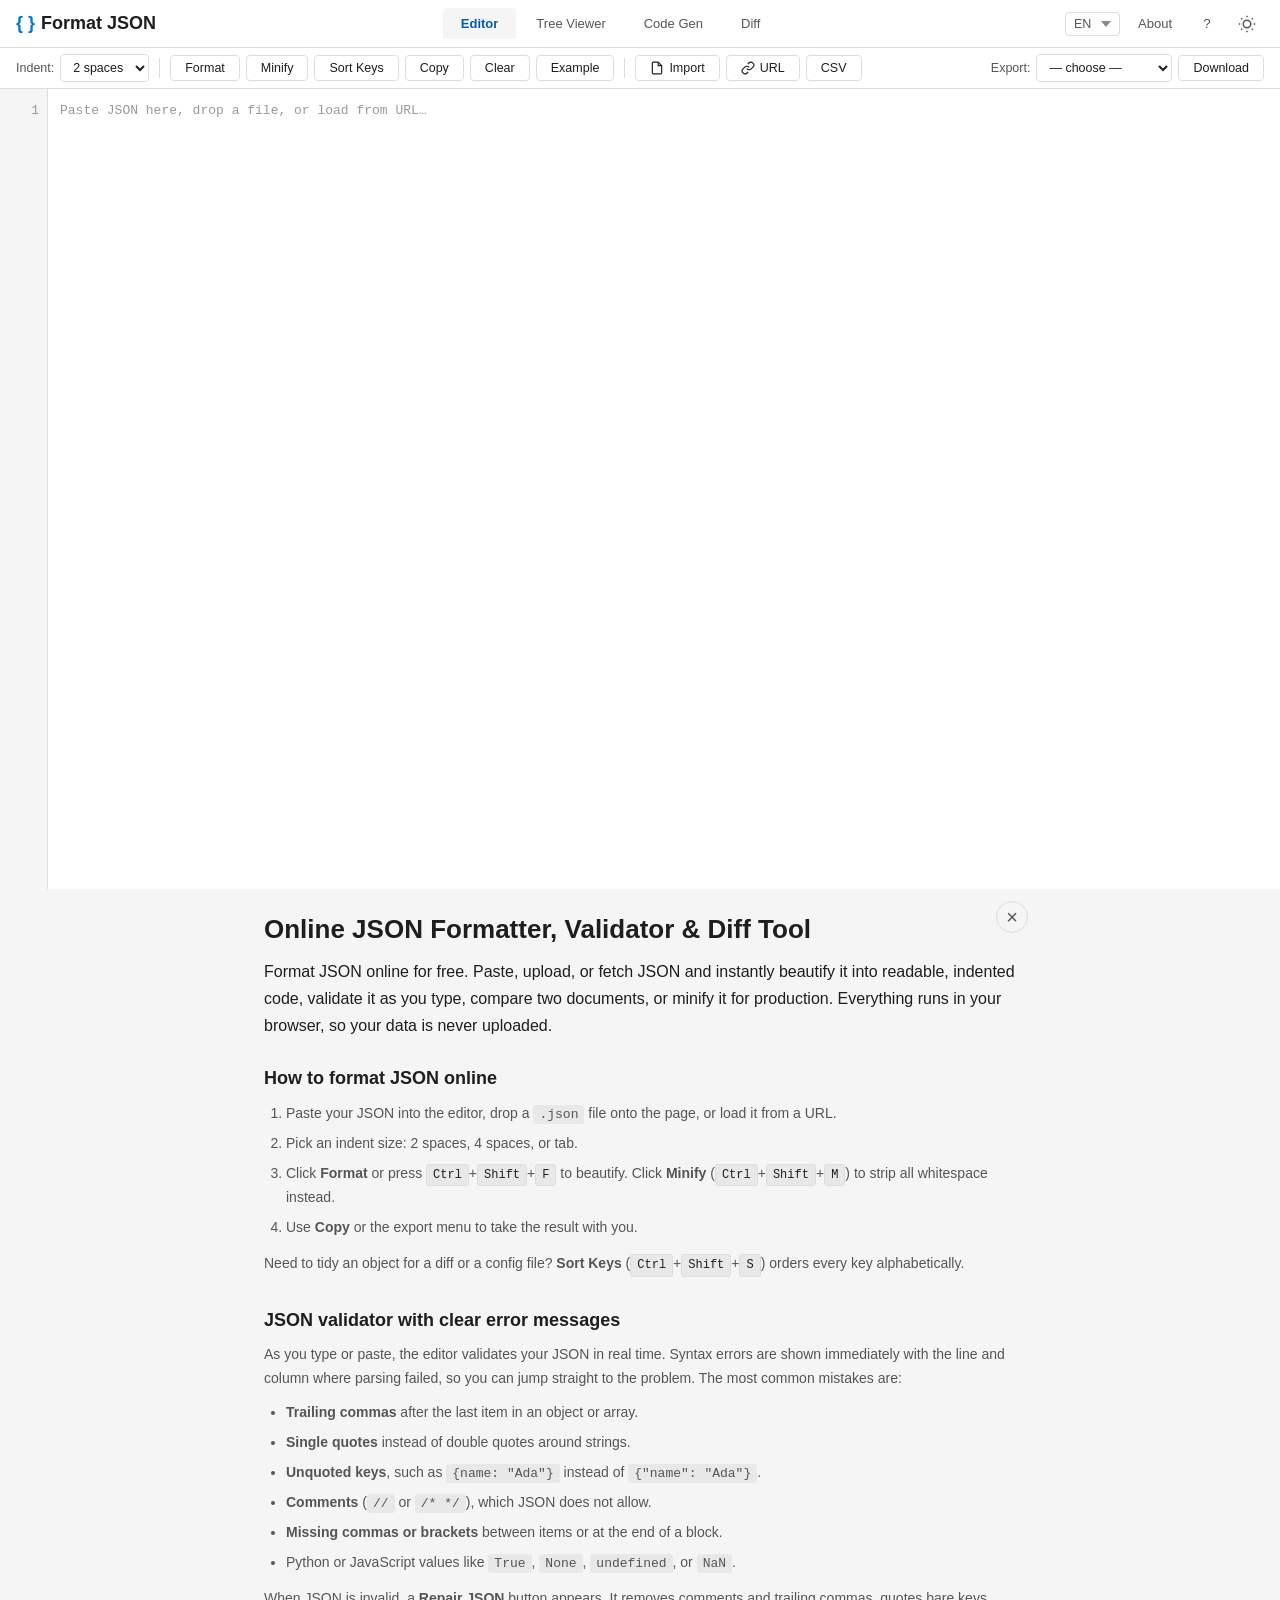
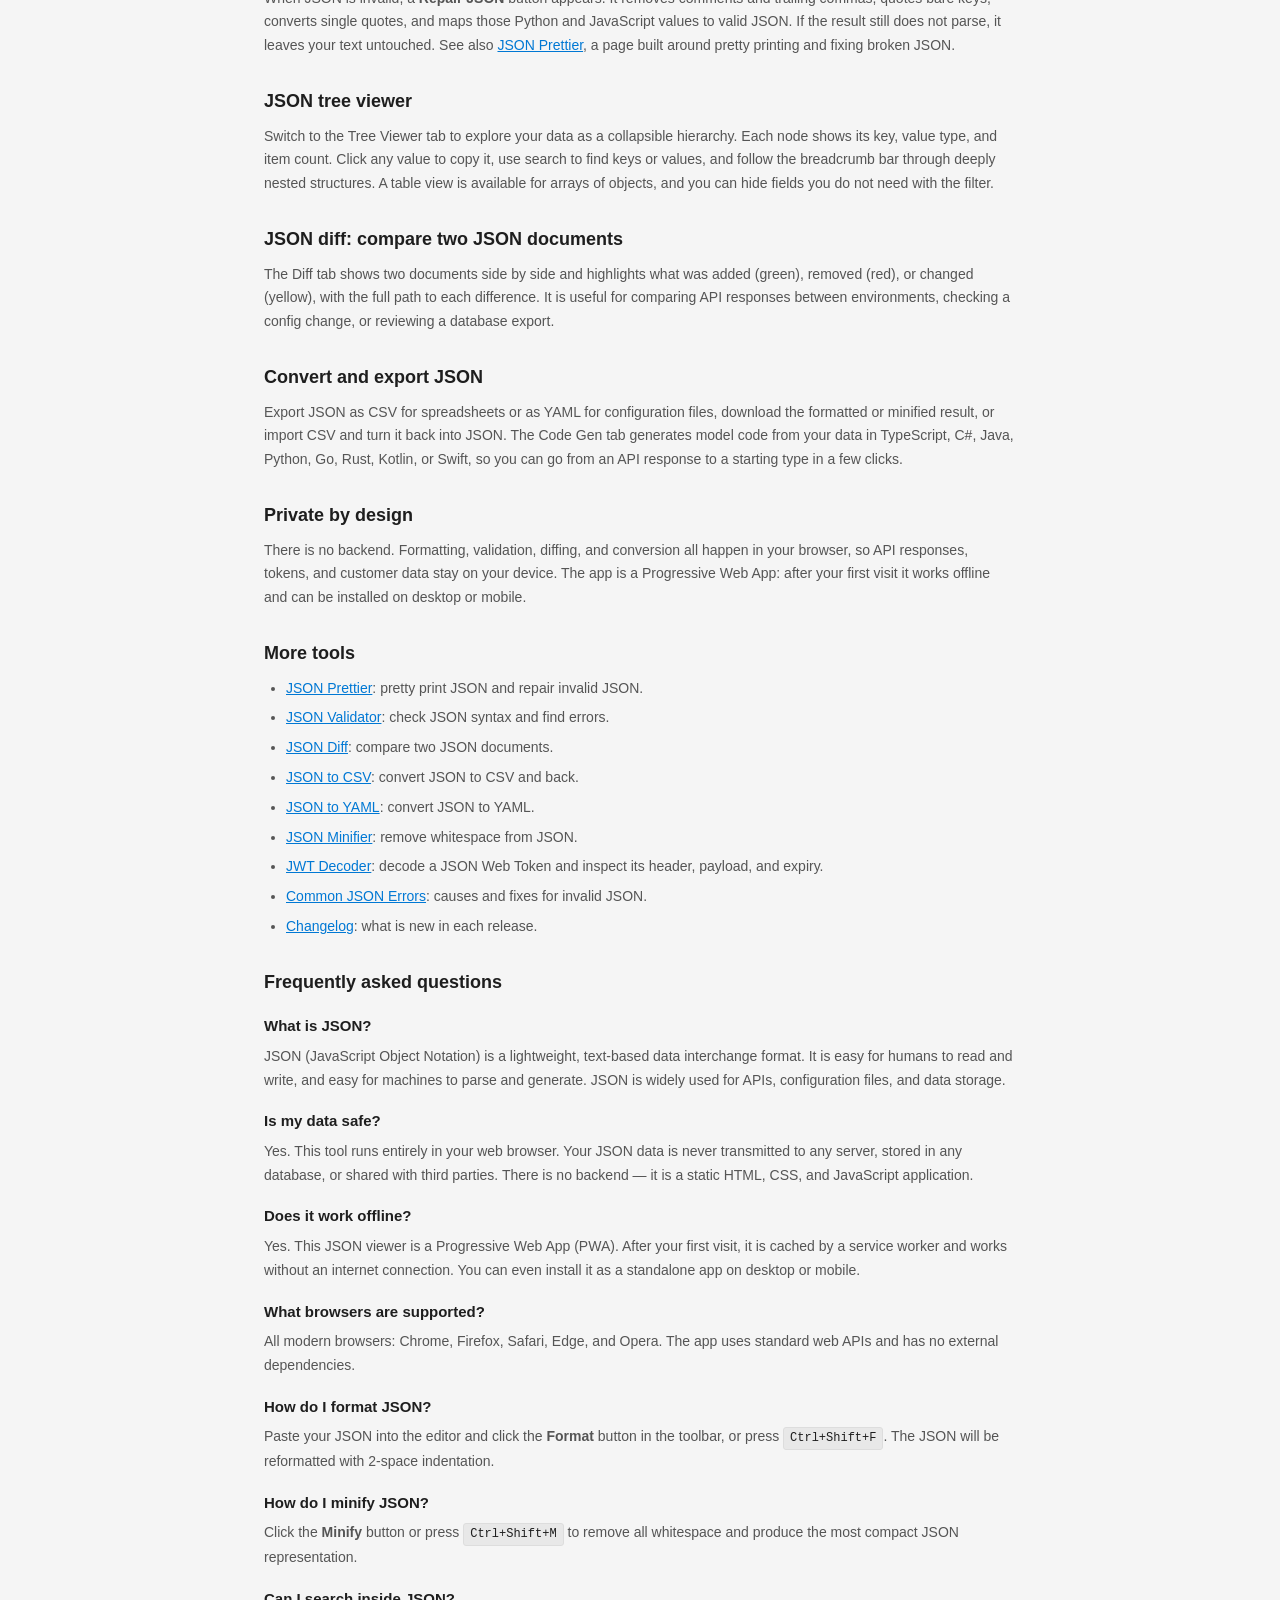
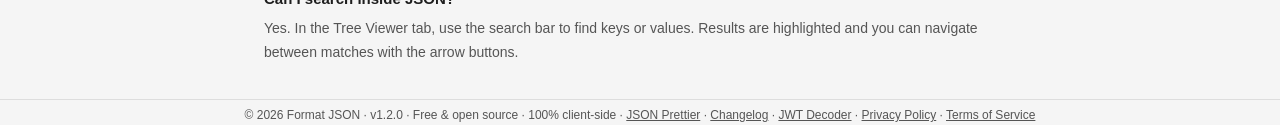
<file: index.html>
<!DOCTYPE html>
<html lang="en">
<head>
  <!-- Google Tag Manager -->
<script>window.dataLayer=window.dataLayer||[];
(function(){var loaded=false;
function load(){if(loaded)return;loaded=true;
window.dataLayer.push({'gtm.start':new Date().getTime(),event:'gtm.js'});
var s=document.createElement('script');s.async=true;
s.src='https://www.googletagmanager.com/gtm.js?id=GTM-KBB4RLGW';document.head.appendChild(s);}
['pointerdown','keydown','scroll','touchstart'].forEach(function(e){addEventListener(e,load,{once:true,passive:true});});
addEventListener('load',function(){setTimeout(load,4000);});})();</script>
<!-- End Google Tag Manager -->

  <meta charset="UTF-8" />
  <meta name="viewport" content="width=device-width, initial-scale=1.0" />

  <!-- Primary SEO -->
  <title>Format JSON Online — Formatter, Beautifier & Validator</title>
  <meta name="description" content="Format JSON online — beautify, validate, minify & compare JSON. Tree viewer, diff tool, code generator. 100% client-side, data never leaves your browser." />
  <meta name="author" content="format-json.net" />
  <meta name="robots" content="index, follow" />
  <link rel="canonical" href="https://www.format-json.net/" />

  <!-- Open Graph / Facebook -->
  <meta property="og:type" content="website" />
  <meta property="og:title" content="Format JSON Online — Free JSON Formatter & Validator" />
  <meta property="og:description" content="Format JSON online for free. Beautify, validate, compare, and export JSON data. Fast, private, no data stored on servers." />
  <meta property="og:url" content="https://www.format-json.net/" />
  <meta property="og:site_name" content="Format JSON" />
  <meta property="og:locale" content="en_US" />
  <meta property="og:image" content="https://www.format-json.net/og-image.png" />
  <meta property="og:image:width" content="1200" />
  <meta property="og:image:height" content="630" />

  <!-- Twitter -->
  <meta name="twitter:card" content="summary_large_image" />
  <meta name="twitter:title" content="Format JSON Online — Free JSON Formatter & Validator" />
  <meta name="twitter:description" content="Format JSON online for free. Beautify, validate, compare, and export JSON. 100% client-side." />
  <meta name="twitter:image" content="https://www.format-json.net/og-image.png" />

  <!-- Structured Data: WebApplication -->
  <script type="application/ld+json">
  {
    "@context": "https://schema.org",
    "@type": "WebApplication",
    "name": "Format JSON",
    "url": "https://www.format-json.net/",
    "description": "Format JSON online for free — beautify, minify, validate, and compare JSON data entirely client-side.",
    "applicationCategory": "DeveloperApplication",
    "operatingSystem": "Any",
    "browserRequirements": "Requires a modern web browser",
    "offers": {
      "@type": "Offer",
      "price": "0",
      "priceCurrency": "USD"
    },
    "featureList": [
      "JSON tree viewer with expand/collapse",
      "JSON formatting and beautification",
      "JSON minification",
      "JSON validation with error messages",
      "JSON diff and comparison",
      "Export to JSON, CSV, YAML",
      "Load JSON from URL or file",
      "Dark and light themes",
      "Works offline as PWA",
      "100% client-side processing"
    ]
  }
  </script>

  <!-- Structured Data: FAQPage -->
  <script type="application/ld+json">
  {
    "@context": "https://schema.org",
    "@type": "FAQPage",
    "mainEntity": [
      {
        "@type": "Question",
        "name": "What is JSON?",
        "acceptedAnswer": {
          "@type": "Answer",
          "text": "JSON (JavaScript Object Notation) is a lightweight, text-based data interchange format. It is easy for humans to read and write, and easy for machines to parse and generate. JSON is widely used for APIs, configuration files, and data storage."
        }
      },
      {
        "@type": "Question",
        "name": "Is my data safe?",
        "acceptedAnswer": {
          "@type": "Answer",
          "text": "Yes. This tool runs entirely in your web browser. Your JSON data is never transmitted to any server, stored in any database, or shared with third parties. There is no backend — it is a static HTML, CSS, and JavaScript application."
        }
      },
      {
        "@type": "Question",
        "name": "Does it work offline?",
        "acceptedAnswer": {
          "@type": "Answer",
          "text": "Yes. This JSON viewer is a Progressive Web App (PWA). After your first visit, it is cached by a service worker and works without an internet connection. You can even install it as a standalone app on desktop or mobile."
        }
      },
      {
        "@type": "Question",
        "name": "What browsers are supported?",
        "acceptedAnswer": {
          "@type": "Answer",
          "text": "All modern browsers: Chrome, Firefox, Safari, Edge, and Opera. The app uses standard web APIs and has no external dependencies."
        }
      },
      {
        "@type": "Question",
        "name": "How do I format JSON?",
        "acceptedAnswer": {
          "@type": "Answer",
          "text": "Paste your JSON into the editor and click the Format button in the toolbar, or press Ctrl+Shift+F. The JSON will be reformatted with 2-space indentation."
        }
      },
      {
        "@type": "Question",
        "name": "How do I minify JSON?",
        "acceptedAnswer": {
          "@type": "Answer",
          "text": "Click the Minify button or press Ctrl+Shift+M to remove all whitespace and produce the most compact JSON representation."
        }
      },
      {
        "@type": "Question",
        "name": "Can I search inside JSON?",
        "acceptedAnswer": {
          "@type": "Answer",
          "text": "Yes. In the Tree Viewer tab, use the search bar to find keys or values. Results are highlighted and you can navigate between matches with the arrow buttons."
        }
      }
    ]
  }
  </script>

  <!-- Structured Data: BreadcrumbList -->
  <script type="application/ld+json">
  {
    "@context": "https://schema.org",
    "@type": "BreadcrumbList",
    "itemListElement": [
      {
        "@type": "ListItem",
        "position": 1,
        "name": "Format JSON",
        "item": "https://www.format-json.net/"
      },
      {
        "@type": "ListItem",
        "position": 2,
        "name": "JSON Formatter",
        "item": "https://www.format-json.net/#formatter"
      },
      {
        "@type": "ListItem",
        "position": 3,
        "name": "JSON Diff",
        "item": "https://www.format-json.net/#diff"
      }
    ]
  }
  </script>

  <!-- Performance -->
  <link rel="preload" href="css/styles.css" as="style" />
  <link rel="preload" href="js/i18n.js" as="script" />
  <link rel="preload" href="js/app.js" as="script" />

  <!-- Favicon & PWA -->
  <link rel="icon" href="/favicon.ico" sizes="48x48" />
  <link rel="icon" type="image/png" href="/icons/favicon-48.png" sizes="48x48" />
  <link rel="apple-touch-icon" href="icons/icon-192.png" />
  <link rel="stylesheet" href="css/styles.css" />
  <link rel="manifest" href="manifest.json" />
  <meta name="theme-color" content="#1e1e2e" />
  <meta name="mobile-web-app-capable" content="yes" />
  <meta name="apple-mobile-web-app-capable" content="yes" />
  <meta name="apple-mobile-web-app-status-bar-style" content="black-translucent" />
</head>
<body>
  <!-- Google Tag Manager (noscript) -->
<noscript><iframe src="https://www.googletagmanager.com/ns.html?id=GTM-KBB4RLGW"
height="0" width="0" style="display:none;visibility:hidden"></iframe></noscript>
<!-- End Google Tag Manager (noscript) -->
  <!-- Top toolbar -->
  <header class="toolbar" role="toolbar" aria-label="Main toolbar">
    <div class="toolbar-left">
      <div class="logo">{ } <span>Format JSON</span></div>
    </div>
    <div class="toolbar-center">
      <div class="tab-bar" role="tablist">
        <button class="tab active" role="tab" aria-selected="true" data-tab="editor" data-i18n="tab.editor">Editor</button>
        <button class="tab" role="tab" aria-selected="false" data-tab="viewer" data-i18n="tab.viewer">Tree Viewer</button>
        <button class="tab" role="tab" aria-selected="false" data-tab="codegen" data-i18n="tab.codegen">Code Gen</button>
        <button class="tab" role="tab" aria-selected="false" data-tab="diff" data-i18n="tab.diff">Diff</button>
      </div>
    </div>
    <div class="toolbar-right">
      <select id="lang-select" class="lang-select" title="Select language" aria-label="Select language">
        <option value="en">EN</option>
        <option value="nl">NL</option>
        <option value="de">DE</option>
        <option value="ru">RU</option>
      </select>
      <a href="#about" id="btn-about" class="about-link" title="About this tool" data-i18n="nav.about">About</a>
      <button id="btn-shortcuts" class="icon-btn" data-i18n-title="nav.shortcuts_title" data-i18n-aria="nav.shortcuts" title="Keyboard shortcuts" aria-label="Keyboard shortcuts">&#63;</button>
      <button id="btn-theme" class="icon-btn" data-i18n-title="nav.toggle_theme" data-i18n-aria="nav.toggle_theme_label" title="Toggle dark/light theme" aria-label="Toggle theme">
        <svg width="18" height="18" viewBox="0 0 24 24" fill="none" stroke="currentColor" stroke-width="2"><circle cx="12" cy="12" r="5"/><line x1="12" y1="1" x2="12" y2="3"/><line x1="12" y1="21" x2="12" y2="23"/><line x1="4.22" y1="4.22" x2="5.64" y2="5.64"/><line x1="18.36" y1="18.36" x2="19.78" y2="19.78"/><line x1="1" y1="12" x2="3" y2="12"/><line x1="21" y1="12" x2="23" y2="12"/><line x1="4.22" y1="19.78" x2="5.64" y2="18.36"/><line x1="18.36" y1="5.64" x2="19.78" y2="4.22"/></svg>
      </button>
    </div>
  </header>

  <!-- Action bar -->
  <div class="action-bar">
    <div class="action-group" id="action-group-editor">
      <label class="action-label" for="indent-select" data-i18n="label.indent">Indent:</label>
      <select id="indent-select" class="action-select" title="Indentation size">
        <option value="2" data-i18n="indent.2">2 spaces</option>
        <option value="4" data-i18n="indent.4">4 spaces</option>
        <option value="tab" data-i18n="indent.tab">Tab</option>
      </select>
      <span class="separator"></span>
      <button id="btn-format" class="action-btn" data-i18n="btn.format" data-i18n-title="btn.format_title" title="Format / Beautify JSON (Ctrl+Shift+F)">Format</button>
      <button id="btn-minify" class="action-btn" data-i18n="btn.minify" data-i18n-title="btn.minify_title" title="Minify JSON">Minify</button>
      <button id="btn-sort-keys" class="action-btn" data-i18n="btn.sort_keys" data-i18n-title="btn.sort_keys_title" title="Sort JSON keys alphabetically (Ctrl+Shift+S)">Sort Keys</button>
      <button id="btn-copy" class="action-btn" data-i18n="btn.copy" data-i18n-title="btn.copy_title" title="Copy to clipboard">Copy</button>
      <button id="btn-clear" class="action-btn" data-i18n="btn.clear" data-i18n-title="btn.clear_title" title="Clear editor">Clear</button>
      <button id="btn-sample" class="action-btn" data-i18n="btn.sample" data-i18n-title="btn.sample_title" title="Load an example JSON document">Example</button>
      <span class="separator"></span>
      <button id="btn-load-file" class="action-btn" data-i18n-title="btn.import_title" title="Import JSON file">
        <svg width="14" height="14" viewBox="0 0 24 24" fill="none" stroke="currentColor" stroke-width="2"><path d="M14 2H6a2 2 0 0 0-2 2v16a2 2 0 0 0 2 2h12a2 2 0 0 0 2-2V8z"/><polyline points="14 2 14 8 20 8"/></svg>
        <span data-i18n="btn.import">Import</span>
      </button>
      <button id="btn-load-url" class="action-btn" data-i18n-title="btn.url_title" title="Load JSON from URL">
        <svg width="14" height="14" viewBox="0 0 24 24" fill="none" stroke="currentColor" stroke-width="2"><path d="M10 13a5 5 0 0 0 7.54.54l3-3a5 5 0 0 0-7.07-7.07l-1.72 1.71"/><path d="M14 11a5 5 0 0 0-7.54-.54l-3 3a5 5 0 0 0 7.07 7.07l1.71-1.71"/></svg>
        <span data-i18n="btn.url">URL</span>
      </button>
      <input type="file" id="file-input" accept=".json,.txt" hidden />
      <input type="file" id="csv-input" accept=".csv" hidden />
      <button id="btn-import-csv" class="action-btn" data-i18n="btn.import_csv" data-i18n-title="btn.import_csv_title" title="Import CSV file as JSON">CSV</button>
    </div>
    <div class="action-group" id="action-group-tree" hidden>
      <button id="btn-filter" class="action-btn" data-i18n-title="btn.filter_fields_title" title="Filter fields to simplify tree">
        <svg width="14" height="14" viewBox="0 0 24 24" fill="none" stroke="currentColor" stroke-width="2"><polygon points="22 3 2 3 10 12.46 10 19 14 21 14 12.46 22 3"/></svg>
        <span data-i18n="btn.filter_fields">Filter Fields</span>
      </button>
      <button id="btn-search-toggle" class="action-btn" data-i18n-title="btn.search_title" title="Search (Ctrl+F)">
        <svg width="14" height="14" viewBox="0 0 24 24" fill="none" stroke="currentColor" stroke-width="2"><circle cx="11" cy="11" r="8"/><line x1="21" y1="21" x2="16.65" y2="16.65"/></svg>
        <span data-i18n="btn.search">Search</span>
      </button>
      <button id="btn-expand-all" class="action-btn" data-i18n="btn.expand_all" data-i18n-title="btn.expand_all_title" title="Expand all nodes">Expand All</button>
      <button id="btn-collapse-all" class="action-btn" data-i18n="btn.collapse_all" data-i18n-title="btn.collapse_all_title" title="Collapse all nodes">Collapse All</button>
      <span class="separator"></span>
      <button id="btn-table-view" class="action-btn" data-i18n-title="btn.table_title" title="Switch to table view">
        <svg width="14" height="14" viewBox="0 0 24 24" fill="none" stroke="currentColor" stroke-width="2"><rect x="3" y="3" width="18" height="18" rx="2"/><line x1="3" y1="9" x2="21" y2="9"/><line x1="3" y1="15" x2="21" y2="15"/><line x1="9" y1="9" x2="9" y2="21"/><line x1="15" y1="9" x2="15" y2="21"/></svg>
        <span data-i18n="btn.table">Table</span>
      </button>
    </div>
    <div class="action-group">
      <label class="action-label" for="export-select" data-i18n="label.export">Export:</label>
      <select id="export-select" class="action-select">
        <option value="" data-i18n="export.choose">— choose —</option>
        <option value="json" data-i18n="export.json">JSON (formatted)</option>
        <option value="json-min" data-i18n="export.json_min">JSON (minified)</option>
        <option value="csv" data-i18n="export.csv">CSV (arrays)</option>
        <option value="yaml" data-i18n="export.yaml">YAML</option>
        <option value="toml" data-i18n="export.toml">TOML</option>
        <option value="sql" data-i18n="export.sql">SQL INSERT</option>
      </select>
      <button id="btn-export" class="action-btn" data-i18n="btn.download">Download</button>
    </div>
  </div>

  <!-- Main content panels -->
  <main class="main-content">
    <!-- Editor panel -->
    <section id="panel-editor" class="panel active" role="tabpanel" aria-labelledby="tab-editor">
      <div class="editor-wrap">
        <div id="line-numbers" class="line-numbers" aria-hidden="true">1</div>
        <textarea
          id="json-input"
          class="json-editor"
          spellcheck="false"
          autocomplete="off"
          autocorrect="off"
          autocapitalize="off"
          data-i18n-placeholder="editor.placeholder"
          data-i18n-aria="editor.aria"
          placeholder="Paste JSON here, drop a file, or load from URL…"
          aria-label="JSON input editor"
        ></textarea>
      </div>
      <div id="validation-bar" class="validation-bar" hidden>
        <span id="validation-icon" class="validation-icon"></span>
        <span id="validation-msg" class="validation-msg"></span>
        <button id="validation-goto" class="action-btn small" data-i18n="validation.goto" hidden>Go to error</button>
        <button id="btn-repair" class="action-btn small" data-i18n="btn.repair" data-i18n-title="btn.repair_title" title="Attempt to auto-fix invalid JSON" hidden>Repair JSON</button>
        <a id="btn-decode-jwt" class="action-btn small" href="https://www.format-json.net/json-web-token/" target="_blank" rel="noopener" data-i18n="btn.decode_jwt" data-i18n-title="btn.decode_jwt_title" title="Open JSON Web Token Decoder" hidden style="text-decoration:none;">Decode JWT</a>
        <button id="validation-dismiss" class="icon-btn small" data-i18n-title="validation.dismiss_title" data-i18n-aria="validation.dismiss_label" title="Dismiss" aria-label="Dismiss">&times;</button>
      </div>
      <div id="stats-bar" class="stats-bar" hidden></div>
    </section>

    <!-- Tree viewer panel -->
    <section id="panel-viewer" class="panel" role="tabpanel" aria-labelledby="tab-viewer" hidden>
      <div id="search-bar" class="search-bar" hidden>
        <input id="search-input" type="text" data-i18n-placeholder="search.placeholder" data-i18n-aria="search.aria" placeholder="Search keys or values…" aria-label="Search JSON" />
        <span id="search-count" class="search-count"></span>
        <button id="search-prev" class="icon-btn small" data-i18n-title="search.prev_title" data-i18n-aria="search.prev_label" title="Previous match" aria-label="Previous match">&#9650;</button>
        <button id="search-next" class="icon-btn small" data-i18n-title="search.next_title" data-i18n-aria="search.next_label" title="Next match" aria-label="Next match">&#9660;</button>
        <button id="search-clear" class="icon-btn small" data-i18n-title="search.clear_title" data-i18n-aria="search.clear_label" title="Clear search" aria-label="Clear search">&times;</button>
      </div>
      <div id="tree-container" class="tree-container" tabindex="0" role="tree" data-i18n-aria="tree.aria" aria-label="JSON tree viewer"></div>
      <div id="table-container" class="table-container" hidden></div>
    </section>

    <!-- Diff panel -->
    <section id="panel-diff" class="panel" role="tabpanel" aria-labelledby="tab-diff" hidden>
      <div class="diff-layout">
        <div class="diff-pane">
          <h3 class="diff-title" data-i18n="diff.left">Left</h3>
          <textarea id="diff-left" class="json-editor diff-editor" spellcheck="false" data-i18n-placeholder="diff.left_placeholder" data-i18n-aria="diff.left_aria" placeholder="Paste first JSON…" aria-label="Diff left JSON"></textarea>
        </div>
        <div class="diff-pane">
          <h3 class="diff-title" data-i18n="diff.right">Right</h3>
          <textarea id="diff-right" class="json-editor diff-editor" spellcheck="false" data-i18n-placeholder="diff.right_placeholder" data-i18n-aria="diff.right_aria" placeholder="Paste second JSON…" aria-label="Diff right JSON"></textarea>
        </div>
      </div>
      <div class="diff-actions">
        <button id="btn-diff" class="action-btn primary" data-i18n="btn.compare">Compare</button>
      </div>
      <div id="diff-result" class="diff-result" hidden></div>
    </section>

    <!-- Code Gen panel -->
    <section id="panel-codegen" class="panel" role="tabpanel" aria-labelledby="tab-codegen" hidden>
      <div class="codegen-toolbar">
        <label class="action-label" for="codegen-lang" data-i18n="codegen.label_lang">Language:</label>
        <select id="codegen-lang" class="action-select">
          <option value="typescript">TypeScript</option>
          <option value="csharp">C#</option>
          <option value="java">Java</option>
          <option value="python">Python</option>
          <option value="go">Go</option>
          <option value="rust">Rust</option>
          <option value="kotlin">Kotlin</option>
          <option value="swift">Swift</option>
        </select>
        <label class="action-label" for="codegen-rootname" data-i18n="codegen.label_root">Root class:</label>
        <input id="codegen-rootname" type="text" class="action-input" value="Root" data-i18n-placeholder="codegen.root_placeholder" placeholder="Root" aria-label="Root class name" />
        <button id="btn-codegen" class="action-btn primary" data-i18n="btn.generate">Generate</button>
        <button id="btn-codegen-copy" class="action-btn" data-i18n="btn.codegen_copy">Copy</button>
      </div>
      <div class="codegen-output-wrap">
        <pre id="codegen-output" class="codegen-output" data-i18n-aria="codegen.aria" aria-label="Generated code"></pre>
      </div>
    </section>
  </main>

  <!-- Keyboard Shortcuts modal -->
  <dialog id="shortcuts-dialog" class="modal shortcuts-modal">
    <div class="modal-title" role="heading" aria-level="2" data-i18n="shortcuts.title">Keyboard Shortcuts</div>
    <table class="shortcuts-table">
      <tbody>
        <tr><td><kbd>Ctrl</kbd>+<kbd>Shift</kbd>+<kbd>F</kbd></td><td class="sc-key" data-i18n="btn.format_title">Format / Beautify JSON</td></tr>
        <tr><td><kbd>Ctrl</kbd>+<kbd>Shift</kbd>+<kbd>M</kbd></td><td class="sc-key" data-i18n="btn.minify_title">Minify JSON</td></tr>
        <tr><td><kbd>Ctrl</kbd>+<kbd>Shift</kbd>+<kbd>S</kbd></td><td class="sc-key" data-i18n="btn.sort_keys_title">Sort Keys</td></tr>
        <tr><td><kbd>Ctrl</kbd>+<kbd>Z</kbd></td><td class="sc-key" data-i18n="btn.undo_title">Undo</td></tr>
        <tr><td><kbd>Ctrl</kbd>+<kbd>Y</kbd> / <kbd>Ctrl</kbd>+<kbd>Shift</kbd>+<kbd>Z</kbd></td><td class="sc-key" data-i18n="btn.redo_title">Redo</td></tr>
        <tr><td><kbd>Ctrl</kbd>+<kbd>F</kbd></td><td class="sc-key" data-i18n="btn.search_title">Search (Tree Viewer)</td></tr>
        <tr><td><kbd>?</kbd></td><td class="sc-key" data-i18n="shortcuts.open_hint">Open this shortcuts list</td></tr>
      </tbody>
    </table>
    <div class="modal-actions">
      <button id="shortcuts-close" class="action-btn primary" data-i18n="shortcuts.close">Close</button>
    </div>
  </dialog>

  <!-- JWT Decoder modal -->
  <dialog id="jwt-dialog" class="modal jwt-modal">
    <div class="modal-title" role="heading" aria-level="2" data-i18n="jwt.title">JWT Decoder</div>
    <div id="jwt-content" class="jwt-content"></div>
    <div class="modal-actions">
      <button id="jwt-close" class="action-btn primary" data-i18n="jwt.close">Close</button>
    </div>
  </dialog>

  <!-- URL modal -->
  <dialog id="url-dialog" class="modal">
    <form method="dialog">
      <div class="modal-title" role="heading" aria-level="2" data-i18n="dialog.url_title">Load JSON from URL</div>
      <p class="modal-note" data-i18n="dialog.url_note">The URL must support CORS or be a public API endpoint.</p>
      <input id="url-input" type="url" class="modal-input" data-i18n-placeholder="dialog.url_placeholder" data-i18n-aria="dialog.url_aria" placeholder="https://api.example.com/data.json" required aria-label="JSON URL" />
      <div class="modal-actions">
        <button type="button" class="action-btn" id="url-cancel" data-i18n="btn.cancel">Cancel</button>
        <button type="submit" class="action-btn primary" id="url-load" data-i18n="btn.load">Load</button>
      </div>
    </form>
  </dialog>

  <!-- Filter Fields modal -->
  <dialog id="filter-dialog" class="modal filter-modal">
    <form method="dialog">
      <div class="modal-title" role="heading" aria-level="2" data-i18n="dialog.filter_title">Filter Fields</div>
      <p class="modal-note" data-i18n="dialog.filter_note">Uncheck fields to hide them from the tree view. Arrays appear once.</p>
      <div class="filter-preset-bar">
        <select id="filter-preset-select" title="Saved filter presets">
          <option value="">-- Saved Presets --</option>
        </select>
        <button type="button" id="filter-preset-save" class="action-btn small" data-i18n-title="filter.save_title" title="Save current selection as preset">💾 Save</button>
        <button type="button" id="filter-preset-delete" class="action-btn small" data-i18n-title="filter.delete_title" title="Delete selected preset" disabled>🗑 Delete</button>
        <span id="filter-preset-toast" class="preset-toast" hidden></span>
      </div>
      <div id="filter-preset-name-row" class="filter-preset-name-row" hidden>
        <input type="text" id="filter-preset-name" data-i18n-placeholder="filter.preset_name_placeholder" placeholder="Enter preset name…" maxlength="50" autocomplete="off" />
        <button type="button" id="filter-preset-confirm" class="action-btn small primary" data-i18n="btn.save">Save</button>
        <button type="button" id="filter-preset-name-cancel" class="action-btn small" data-i18n="btn.cancel">Cancel</button>
      </div>
      <div class="filter-actions-top">
        <button type="button" id="filter-select-all" class="action-btn small" data-i18n="btn.select_all">Select All</button>
        <button type="button" id="filter-deselect-all" class="action-btn small" data-i18n="btn.deselect_all">Deselect All</button>
      </div>
      <div id="filter-tree" class="filter-tree-container"></div>
      <div class="modal-actions">
        <button type="button" id="filter-reset" class="action-btn" data-i18n="btn.reset">Reset</button>
        <button type="button" id="filter-cancel" class="action-btn" data-i18n="btn.cancel">Cancel</button>
        <button type="button" id="filter-apply" class="action-btn primary" data-i18n="btn.apply">Apply</button>
      </div>
    </form>
  </dialog>

  <!-- Drop overlay -->
  <div id="drop-overlay" class="drop-overlay" hidden>
    <div class="drop-message">
      <svg width="48" height="48" viewBox="0 0 24 24" fill="none" stroke="currentColor" stroke-width="2"><path d="M21 15v4a2 2 0 0 1-2 2H5a2 2 0 0 1-2-2v-4"/><polyline points="7 10 12 15 17 10"/><line x1="12" y1="15" x2="12" y2="3"/></svg>
      <p data-i18n="drop.message">Drop JSON file here</p>
    </div>
  </div>

  <!-- SEO: visible, crawlable content below the tool -->
  <article id="about" class="seo-content" aria-label="About this tool">
    <button id="btn-close-about" class="about-close-btn" title="Close" aria-label="Close about section">&times;</button>
    <h1>Online JSON Formatter, Validator &amp; Diff Tool</h1>
    <p class="lead">Format JSON online for free. Paste, upload, or fetch JSON and instantly beautify it into readable, indented code, validate it as you type, compare two documents, or minify it for production. Everything runs in your browser, so your data is never uploaded.</p>

    <section>
      <h2>How to format JSON online</h2>
      <ol>
        <li>Paste your JSON into the editor, drop a <code>.json</code> file onto the page, or load it from a URL.</li>
        <li>Pick an indent size: 2 spaces, 4 spaces, or tab.</li>
        <li>Click <strong>Format</strong> or press <kbd>Ctrl</kbd>+<kbd>Shift</kbd>+<kbd>F</kbd> to beautify. Click <strong>Minify</strong> (<kbd>Ctrl</kbd>+<kbd>Shift</kbd>+<kbd>M</kbd>) to strip all whitespace instead.</li>
        <li>Use <strong>Copy</strong> or the export menu to take the result with you.</li>
      </ol>
      <p>Need to tidy an object for a diff or a config file? <strong>Sort Keys</strong> (<kbd>Ctrl</kbd>+<kbd>Shift</kbd>+<kbd>S</kbd>) orders every key alphabetically.</p>
    </section>

    <section>
      <h2>JSON validator with clear error messages</h2>
      <p>As you type or paste, the editor validates your JSON in real time. Syntax errors are shown immediately with the line and column where parsing failed, so you can jump straight to the problem. The most common mistakes are:</p>
      <ul>
        <li><strong>Trailing commas</strong> after the last item in an object or array.</li>
        <li><strong>Single quotes</strong> instead of double quotes around strings.</li>
        <li><strong>Unquoted keys</strong>, such as <code>{name: "Ada"}</code> instead of <code>{"name": "Ada"}</code>.</li>
        <li><strong>Comments</strong> (<code>//</code> or <code>/* */</code>), which JSON does not allow.</li>
        <li><strong>Missing commas or brackets</strong> between items or at the end of a block.</li>
        <li>Python or JavaScript values like <code>True</code>, <code>None</code>, <code>undefined</code>, or <code>NaN</code>.</li>
      </ul>
      <p>When JSON is invalid, a <strong>Repair JSON</strong> button appears. It removes comments and trailing commas, quotes bare keys, converts single quotes, and maps those Python and JavaScript values to valid JSON. If the result still does not parse, it leaves your text untouched. See also <a href="/json-prettier/">JSON Prettier</a>, a page built around pretty printing and fixing broken JSON.</p>
    </section>

    <section>
      <h2>JSON tree viewer</h2>
      <p>Switch to the Tree Viewer tab to explore your data as a collapsible hierarchy. Each node shows its key, value type, and item count. Click any value to copy it, use search to find keys or values, and follow the breadcrumb bar through deeply nested structures. A table view is available for arrays of objects, and you can hide fields you do not need with the filter.</p>
    </section>

    <section>
      <h2>JSON diff: compare two JSON documents</h2>
      <p>The Diff tab shows two documents side by side and highlights what was added (green), removed (red), or changed (yellow), with the full path to each difference. It is useful for comparing API responses between environments, checking a config change, or reviewing a database export.</p>
    </section>

    <section>
      <h2>Convert and export JSON</h2>
      <p>Export JSON as CSV for spreadsheets or as YAML for configuration files, download the formatted or minified result, or import CSV and turn it back into JSON. The Code Gen tab generates model code from your data in TypeScript, C#, Java, Python, Go, Rust, Kotlin, or Swift, so you can go from an API response to a starting type in a few clicks.</p>
    </section>

    <section>
      <h2>Private by design</h2>
      <p>There is no backend. Formatting, validation, diffing, and conversion all happen in your browser, so API responses, tokens, and customer data stay on your device. The app is a Progressive Web App: after your first visit it works offline and can be installed on desktop or mobile.</p>
    </section>

    <section>
      <h2>More tools</h2>
      <ul>
        <li><a href="/json-prettier/">JSON Prettier</a>: pretty print JSON and repair invalid JSON.</li>
        <li><a href="/json-validator/">JSON Validator</a>: check JSON syntax and find errors.</li>
        <li><a href="/json-diff/">JSON Diff</a>: compare two JSON documents.</li>
        <li><a href="/json-to-csv/">JSON to CSV</a>: convert JSON to CSV and back.</li>
        <li><a href="/json-to-yaml/">JSON to YAML</a>: convert JSON to YAML.</li>
        <li><a href="/json-minify/">JSON Minifier</a>: remove whitespace from JSON.</li>
        <li><a href="/json-web-token/">JWT Decoder</a>: decode a JSON Web Token and inspect its header, payload, and expiry.</li>
        <li><a href="/blog/common-json-errors/">Common JSON Errors</a>: causes and fixes for invalid JSON.</li>
        <li><a href="/changelog/">Changelog</a>: what is new in each release.</li>
      </ul>
    </section>

    <section id="faq">
      <h2>Frequently asked questions</h2>
      <h3>What is JSON?</h3>
      <p>JSON (JavaScript Object Notation) is a lightweight, text-based data interchange format. It is easy for humans to read and write, and easy for machines to parse and generate. JSON is widely used for APIs, configuration files, and data storage.</p>

      <h3>Is my data safe?</h3>
      <p>Yes. This tool runs entirely in your web browser. Your JSON data is never transmitted to any server, stored in any database, or shared with third parties. There is no backend — it is a static HTML, CSS, and JavaScript application.</p>

      <h3>Does it work offline?</h3>
      <p>Yes. This JSON viewer is a Progressive Web App (PWA). After your first visit, it is cached by a service worker and works without an internet connection. You can even install it as a standalone app on desktop or mobile.</p>

      <h3>What browsers are supported?</h3>
      <p>All modern browsers: Chrome, Firefox, Safari, Edge, and Opera. The app uses standard web APIs and has no external dependencies.</p>

      <h3>How do I format JSON?</h3>
      <p>Paste your JSON into the editor and click the <strong>Format</strong> button in the toolbar, or press <kbd>Ctrl+Shift+F</kbd>. The JSON will be reformatted with 2-space indentation.</p>

      <h3>How do I minify JSON?</h3>
      <p>Click the <strong>Minify</strong> button or press <kbd>Ctrl+Shift+M</kbd> to remove all whitespace and produce the most compact JSON representation.</p>

      <h3>Can I search inside JSON?</h3>
      <p>Yes. In the Tree Viewer tab, use the search bar to find keys or values. Results are highlighted and you can navigate between matches with the arrow buttons.</p>
    </section>
  </article>

  <footer class="site-footer">
    <p>&copy; 2026 Format JSON &middot; v1.2.0 &middot; Free &amp; open source &middot; 100% client-side &middot; <a href="https://www.format-json.net/json-prettier/" style="color:inherit;">JSON Prettier</a> &middot; <a href="https://www.format-json.net/changelog/" style="color:inherit;">Changelog</a> &middot; <a href="https://www.format-json.net/json-web-token/" style="color:inherit;">JWT Decoder</a> &middot; <a href="https://www.format-json.net/privacy-policy/" style="color:inherit;">Privacy Policy</a> &middot; <a href="https://www.format-json.net/terms/" style="color:inherit;">Terms of Service</a></p>
  </footer>

  <script src="js/i18n.js" defer></script>
  <script src="js/app.js" defer></script>
</body>
</html>
</file>
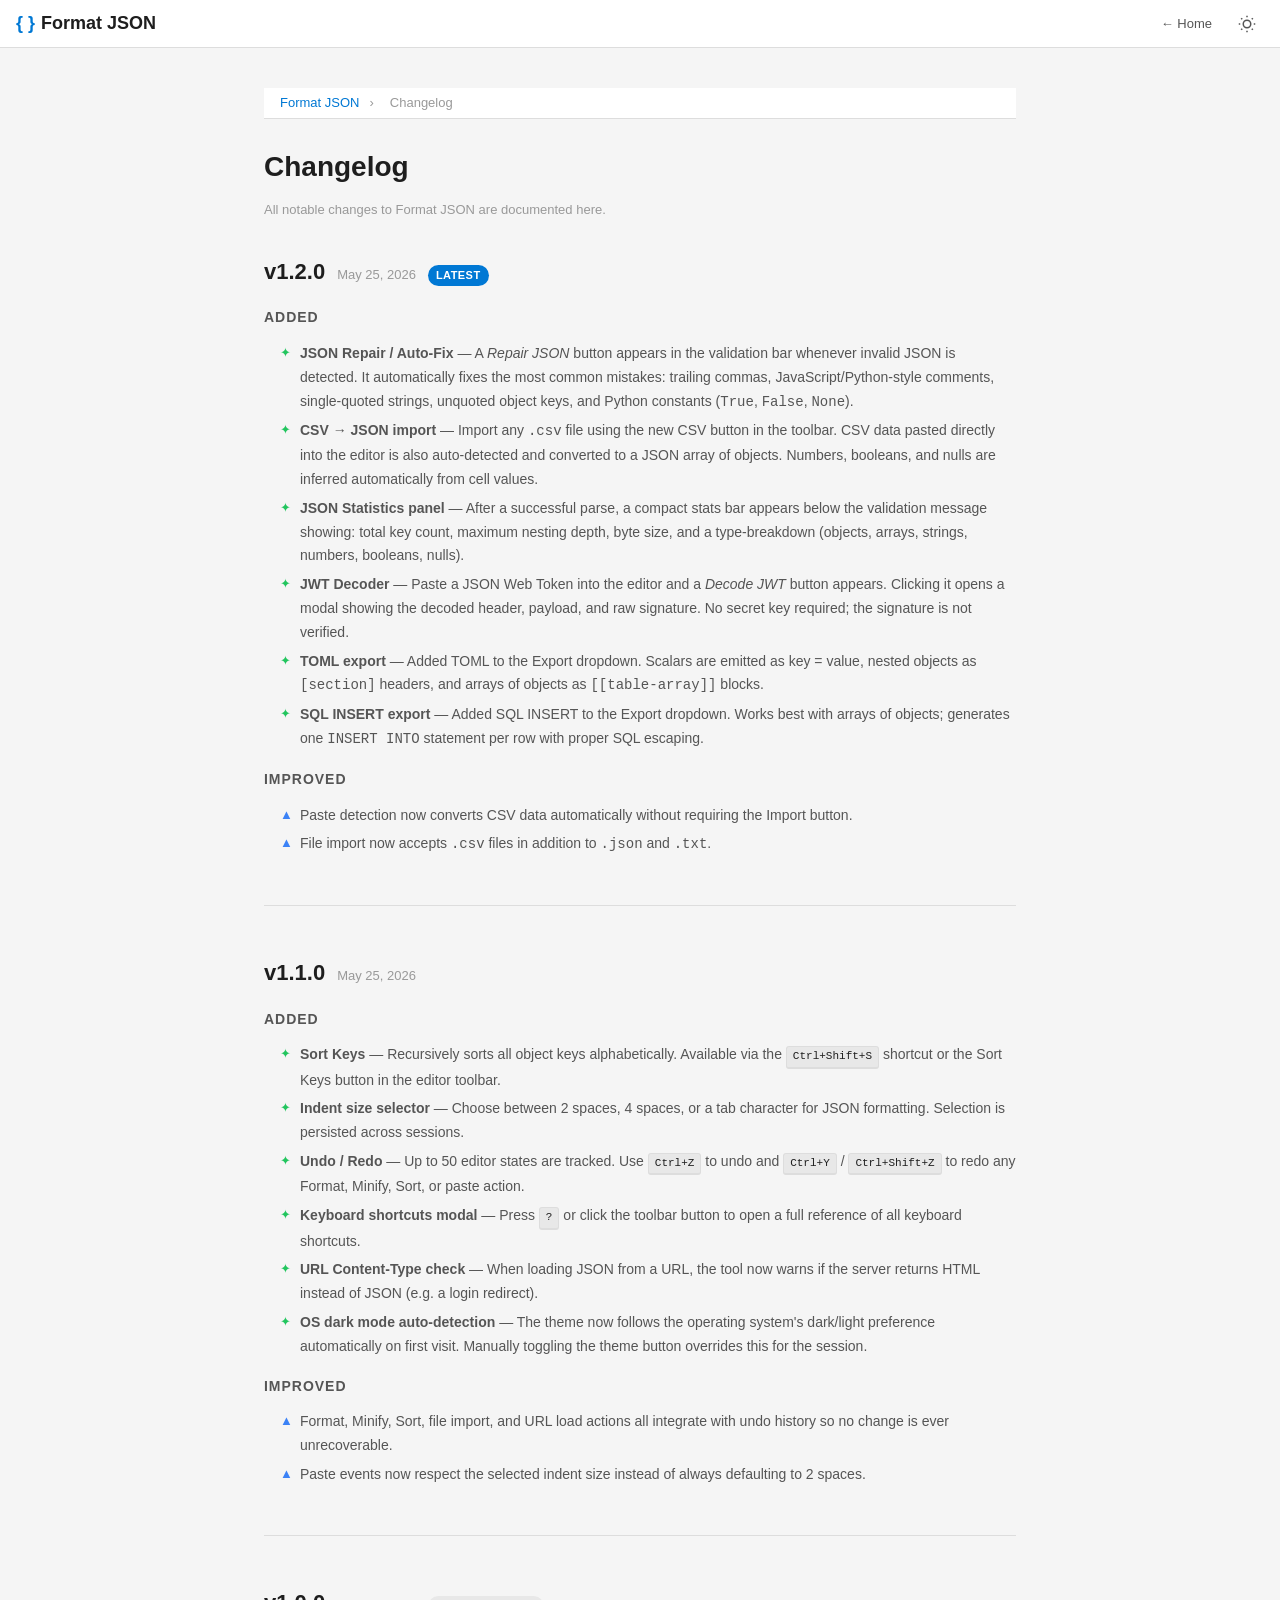
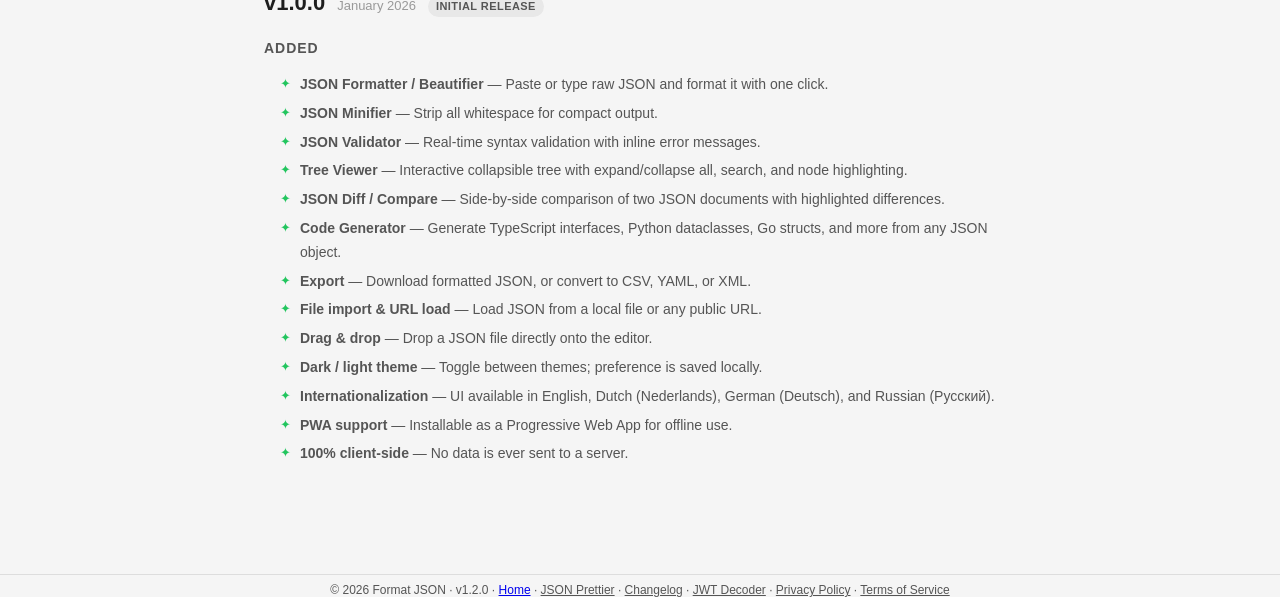
<file: changelog/index.html>
<!DOCTYPE html>
<html lang="en">
<head>
  <!-- Google Tag Manager -->
  <script>window.dataLayer=window.dataLayer||[];
(function(){var loaded=false;
function load(){if(loaded)return;loaded=true;
window.dataLayer.push({'gtm.start':new Date().getTime(),event:'gtm.js'});
var s=document.createElement('script');s.async=true;
s.src='https://www.googletagmanager.com/gtm.js?id=GTM-KBB4RLGW';document.head.appendChild(s);}
['pointerdown','keydown','scroll','touchstart'].forEach(function(e){addEventListener(e,load,{once:true,passive:true});});
addEventListener('load',function(){setTimeout(load,4000);});})();</script>
  <!-- End Google Tag Manager -->

  <meta charset="UTF-8" />
  <meta name="viewport" content="width=device-width, initial-scale=1.0" />

  <!-- Primary SEO -->
  <title>Changelog — Format JSON</title>
  <meta name="description" content="Full release history and changelog for Format JSON. See every new feature, improvement, and bug fix across all versions." />
  <meta name="robots" content="index, follow" />
  <link rel="canonical" href="https://www.format-json.net/changelog/" />
  <meta name="author" content="format-json.net" />

  <!-- Open Graph -->
  <meta property="og:type" content="website" />
  <meta property="og:title" content="Changelog — Format JSON" />
  <meta property="og:description" content="Release history for Format JSON — every feature, improvement, and bug fix." />
  <meta property="og:url" content="https://www.format-json.net/changelog/" />
  <meta property="og:site_name" content="Format JSON" />
  <meta property="og:locale" content="en_US" />

  <!-- Twitter -->
  <meta name="twitter:card" content="summary" />
  <meta name="twitter:title" content="Changelog — Format JSON" />
  <meta name="twitter:description" content="Release history for Format JSON — every feature, improvement, and bug fix." />

  <!-- Structured Data: WebPage -->
  <script type="application/ld+json">
  {
    "@context": "https://schema.org",
    "@type": "WebPage",
    "name": "Changelog — Format JSON",
    "description": "Full release history and changelog for Format JSON.",
    "url": "https://www.format-json.net/changelog/",
    "isPartOf": { "@type": "WebSite", "url": "https://www.format-json.net/" }
  }
  </script>

  <!-- Structured Data: BreadcrumbList -->
  <script type="application/ld+json">
  {
    "@context": "https://schema.org",
    "@type": "BreadcrumbList",
    "itemListElement": [
      {
        "@type": "ListItem",
        "position": 1,
        "name": "Format JSON",
        "item": "https://www.format-json.net/"
      },
      {
        "@type": "ListItem",
        "position": 2,
        "name": "Changelog",
        "item": "https://www.format-json.net/changelog/"
      }
    ]
  }
  </script>

  <link rel="preload" href="../css/styles.css" as="style" />
  <link rel="icon" href="/favicon.ico" sizes="48x48" />
  <link rel="icon" type="image/png" href="/icons/favicon-48.png" sizes="48x48" />
  <link rel="apple-touch-icon" href="../icons/icon-192.png" />
  <link rel="stylesheet" href="../css/styles.css" />
  <link rel="manifest" href="../manifest.json" />
  <meta name="theme-color" content="#1e1e2e" />
  <meta name="mobile-web-app-capable" content="yes" />
  <meta name="apple-mobile-web-app-capable" content="yes" />
  <meta name="apple-mobile-web-app-status-bar-style" content="black-translucent" />

  <style>
    .policy-wrap {
      flex: 1;
      overflow-y: auto;
      background: var(--bg-secondary);
    }
    .policy-content {
      max-width: 800px;
      margin: 0 auto;
      padding: 40px 24px 60px;
      color: var(--text-primary);
      line-height: 1.7;
    }
    .policy-content h1 {
      font-size: 28px;
      font-weight: 700;
      margin-bottom: 8px;
      color: var(--text-primary);
    }
    .policy-content .last-updated {
      font-size: 13px;
      color: var(--text-muted);
      margin-bottom: 32px;
    }
    .policy-content h2 {
      font-size: 18px;
      font-weight: 700;
      margin-top: 36px;
      margin-bottom: 10px;
      color: var(--text-primary);
      padding-bottom: 6px;
      border-bottom: 1px solid var(--border);
    }
    .policy-content h3 {
      font-size: 15px;
      font-weight: 600;
      margin-top: 20px;
      margin-bottom: 8px;
      color: var(--text-primary);
    }
    .policy-content p {
      font-size: 14px;
      color: var(--text-secondary);
      margin-bottom: 12px;
    }
    .policy-content ul {
      margin: 0 0 12px 20px;
      padding: 0;
    }
    .policy-content li {
      font-size: 14px;
      color: var(--text-secondary);
      margin-bottom: 6px;
    }
    .policy-content a {
      color: var(--accent);
      text-decoration: none;
    }
    .policy-content a:hover {
      text-decoration: underline;
    }
    .breadcrumb {
      font-size: 13px;
      color: var(--text-muted);
      margin-bottom: 24px;
    }
    .breadcrumb a {
      color: var(--accent);
      text-decoration: none;
    }
    .breadcrumb a:hover {
      text-decoration: underline;
    }
    .breadcrumb span {
      margin: 0 6px;
    }

    /* Changelog-specific styles */
    .release {
      margin-bottom: 48px;
    }
    .release-header {
      display: flex;
      align-items: baseline;
      gap: 12px;
      flex-wrap: wrap;
      margin-bottom: 4px;
    }
    .release-version {
      font-size: 22px;
      font-weight: 700;
      color: var(--text-primary);
    }
    .release-date {
      font-size: 13px;
      color: var(--text-muted);
    }
    .release-tag {
      display: inline-block;
      font-size: 11px;
      font-weight: 600;
      text-transform: uppercase;
      letter-spacing: 0.04em;
      padding: 2px 8px;
      border-radius: 20px;
      line-height: 1.6;
    }
    .tag-latest {
      background: var(--accent);
      color: #fff;
    }
    .tag-initial {
      background: var(--bg-tertiary, var(--border));
      color: var(--text-secondary);
    }
    .change-group {
      margin-top: 16px;
    }
    .change-group-label {
      font-size: 11px;
      font-weight: 700;
      text-transform: uppercase;
      letter-spacing: 0.07em;
      color: var(--text-muted);
      margin-bottom: 8px;
    }
    .change-group ul {
      margin: 0 0 0 16px;
      padding: 0;
      list-style: none;
    }
    .change-group li {
      font-size: 14px;
      color: var(--text-secondary);
      margin-bottom: 5px;
      padding-left: 20px;
      position: relative;
    }
    .change-group li::before {
      position: absolute;
      left: 0;
      font-size: 13px;
    }
    .group-added li::before   { content: '✦'; color: #22c55e; }
    .group-improved li::before { content: '▲'; color: #3b82f6; }
    .group-fixed li::before   { content: '⬡'; color: #f59e0b; }
    .group-removed li::before { content: '✕'; color: #ef4444; }
    .release-divider {
      border: none;
      border-top: 1px solid var(--border);
      margin: 0 0 48px;
    }
  </style>
</head>
<body>
  <!-- Google Tag Manager (noscript) -->
  <noscript><iframe src="https://www.googletagmanager.com/ns.html?id=GTM-KBB4RLGW"
  height="0" width="0" style="display:none;visibility:hidden"></iframe></noscript>
  <!-- End Google Tag Manager (noscript) -->

  <header class="toolbar" role="banner">
    <div class="toolbar-left">
      <a href="https://www.format-json.net/" class="logo" style="text-decoration:none;" aria-label="Format JSON Home">{ } <span>Format JSON</span></a>
    </div>
    <div class="toolbar-right">
      <a href="https://www.format-json.net/" class="about-link" title="Back to Format JSON tool">← Home</a>
      <button id="btn-theme" class="icon-btn" title="Toggle dark/light theme" aria-label="Toggle theme">
        <svg width="18" height="18" viewBox="0 0 24 24" fill="none" stroke="currentColor" stroke-width="2"><circle cx="12" cy="12" r="5"/><line x1="12" y1="1" x2="12" y2="3"/><line x1="12" y1="21" x2="12" y2="23"/><line x1="4.22" y1="4.22" x2="5.64" y2="5.64"/><line x1="18.36" y1="18.36" x2="19.78" y2="19.78"/><line x1="1" y1="12" x2="3" y2="12"/><line x1="21" y1="12" x2="23" y2="12"/><line x1="4.22" y1="19.78" x2="5.64" y2="18.36"/><line x1="18.36" y1="5.64" x2="19.78" y2="4.22"/></svg>
      </button>
    </div>
  </header>

  <div class="policy-wrap">
    <main class="policy-content" id="main-content">

      <nav class="breadcrumb" aria-label="Breadcrumb">
        <a href="https://www.format-json.net/">Format JSON</a>
        <span aria-hidden="true">›</span>
        <span>Changelog</span>
      </nav>

      <h1>Changelog</h1>
      <p class="last-updated">All notable changes to Format JSON are documented here.</p>

      <!-- ─── v1.2.0 ─────────────────────────────────────────────── -->
      <div class="release">
        <div class="release-header">
          <span class="release-version">v1.2.0</span>
          <span class="release-date">May 25, 2026</span>
          <span class="release-tag tag-latest">Latest</span>
        </div>

        <div class="change-group group-added">
          <p class="change-group-label">Added</p>
          <ul>
            <li><strong>JSON Repair / Auto-Fix</strong> — A <em>Repair JSON</em> button appears in the validation bar whenever invalid JSON is detected. It automatically fixes the most common mistakes: trailing commas, JavaScript/Python-style comments, single-quoted strings, unquoted object keys, and Python constants (<code>True</code>, <code>False</code>, <code>None</code>).</li>
            <li><strong>CSV → JSON import</strong> — Import any <code>.csv</code> file using the new CSV button in the toolbar. CSV data pasted directly into the editor is also auto-detected and converted to a JSON array of objects. Numbers, booleans, and nulls are inferred automatically from cell values.</li>
            <li><strong>JSON Statistics panel</strong> — After a successful parse, a compact stats bar appears below the validation message showing: total key count, maximum nesting depth, byte size, and a type-breakdown (objects, arrays, strings, numbers, booleans, nulls).</li>
            <li><strong>JWT Decoder</strong> — Paste a JSON Web Token into the editor and a <em>Decode JWT</em> button appears. Clicking it opens a modal showing the decoded header, payload, and raw signature. No secret key required; the signature is not verified.</li>
            <li><strong>TOML export</strong> — Added TOML to the Export dropdown. Scalars are emitted as key = value, nested objects as <code>[section]</code> headers, and arrays of objects as <code>[[table-array]]</code> blocks.</li>
            <li><strong>SQL INSERT export</strong> — Added SQL INSERT to the Export dropdown. Works best with arrays of objects; generates one <code>INSERT INTO</code> statement per row with proper SQL escaping.</li>
          </ul>
        </div>

        <div class="change-group group-improved">
          <p class="change-group-label">Improved</p>
          <ul>
            <li>Paste detection now converts CSV data automatically without requiring the Import button.</li>
            <li>File import now accepts <code>.csv</code> files in addition to <code>.json</code> and <code>.txt</code>.</li>
          </ul>
        </div>
      </div>

      <hr class="release-divider" />

      <!-- ─── v1.1.0 ─────────────────────────────────────────────── -->
      <div class="release">
        <div class="release-header">
          <span class="release-version">v1.1.0</span>
          <span class="release-date">May 25, 2026</span>
        </div>

        <div class="change-group group-added">
          <p class="change-group-label">Added</p>
          <ul>
            <li><strong>Sort Keys</strong> — Recursively sorts all object keys alphabetically. Available via the <kbd>Ctrl+Shift+S</kbd> shortcut or the Sort Keys button in the editor toolbar.</li>
            <li><strong>Indent size selector</strong> — Choose between 2 spaces, 4 spaces, or a tab character for JSON formatting. Selection is persisted across sessions.</li>
            <li><strong>Undo / Redo</strong> — Up to 50 editor states are tracked. Use <kbd>Ctrl+Z</kbd> to undo and <kbd>Ctrl+Y</kbd> / <kbd>Ctrl+Shift+Z</kbd> to redo any Format, Minify, Sort, or paste action.</li>
            <li><strong>Keyboard shortcuts modal</strong> — Press <kbd>?</kbd> or click the toolbar button to open a full reference of all keyboard shortcuts.</li>
            <li><strong>URL Content-Type check</strong> — When loading JSON from a URL, the tool now warns if the server returns HTML instead of JSON (e.g. a login redirect).</li>
            <li><strong>OS dark mode auto-detection</strong> — The theme now follows the operating system's dark/light preference automatically on first visit. Manually toggling the theme button overrides this for the session.</li>
          </ul>
        </div>

        <div class="change-group group-improved">
          <p class="change-group-label">Improved</p>
          <ul>
            <li>Format, Minify, Sort, file import, and URL load actions all integrate with undo history so no change is ever unrecoverable.</li>
            <li>Paste events now respect the selected indent size instead of always defaulting to 2 spaces.</li>
          </ul>
        </div>
      </div>

      <hr class="release-divider" />

      <!-- ─── v1.0.0 ─────────────────────────────────────────────── -->
      <div class="release">
        <div class="release-header">
          <span class="release-version">v1.0.0</span>
          <span class="release-date">January 2026</span>
          <span class="release-tag tag-initial">Initial Release</span>
        </div>

        <div class="change-group group-added">
          <p class="change-group-label">Added</p>
          <ul>
            <li><strong>JSON Formatter / Beautifier</strong> — Paste or type raw JSON and format it with one click.</li>
            <li><strong>JSON Minifier</strong> — Strip all whitespace for compact output.</li>
            <li><strong>JSON Validator</strong> — Real-time syntax validation with inline error messages.</li>
            <li><strong>Tree Viewer</strong> — Interactive collapsible tree with expand/collapse all, search, and node highlighting.</li>
            <li><strong>JSON Diff / Compare</strong> — Side-by-side comparison of two JSON documents with highlighted differences.</li>
            <li><strong>Code Generator</strong> — Generate TypeScript interfaces, Python dataclasses, Go structs, and more from any JSON object.</li>
            <li><strong>Export</strong> — Download formatted JSON, or convert to CSV, YAML, or XML.</li>
            <li><strong>File import &amp; URL load</strong> — Load JSON from a local file or any public URL.</li>
            <li><strong>Drag &amp; drop</strong> — Drop a JSON file directly onto the editor.</li>
            <li><strong>Dark / light theme</strong> — Toggle between themes; preference is saved locally.</li>
            <li><strong>Internationalization</strong> — UI available in English, Dutch (Nederlands), German (Deutsch), and Russian (Русский).</li>
            <li><strong>PWA support</strong> — Installable as a Progressive Web App for offline use.</li>
            <li><strong>100% client-side</strong> — No data is ever sent to a server.</li>
          </ul>
        </div>
      </div>

    </main>
  </div>

  <footer class="site-footer">
    <p>&copy; 2026 Format JSON &middot; v1.2.0 &middot; <a href="https://www.format-json.net/">Home</a> &middot; <a href="https://www.format-json.net/json-prettier/" style="color:inherit;">JSON Prettier</a> &middot; <a href="https://www.format-json.net/changelog/" style="color:inherit;">Changelog</a> &middot; <a href="https://www.format-json.net/json-web-token/" style="color:inherit;">JWT Decoder</a> &middot; <a href="https://www.format-json.net/privacy-policy/" style="color:inherit;">Privacy Policy</a> &middot; <a href="https://www.format-json.net/terms/" style="color:inherit;">Terms of Service</a></p>
  </footer>

  <script>
    (function () {
      const THEME_KEY = 'jv-theme';
      const btn = document.getElementById('btn-theme');
      function applyTheme(t) {
        document.documentElement.setAttribute('data-theme', t);
        localStorage.setItem(THEME_KEY, t);
      }
      const saved = localStorage.getItem(THEME_KEY);
      if (saved) {
        applyTheme(saved);
      } else if (window.matchMedia && window.matchMedia('(prefers-color-scheme: dark)').matches) {
        applyTheme('dark');
      }
      btn.addEventListener('click', function () {
        const current = document.documentElement.getAttribute('data-theme');
        applyTheme(current === 'dark' ? 'light' : 'dark');
      });
    })();
  </script>
</body>
</html>
</file>
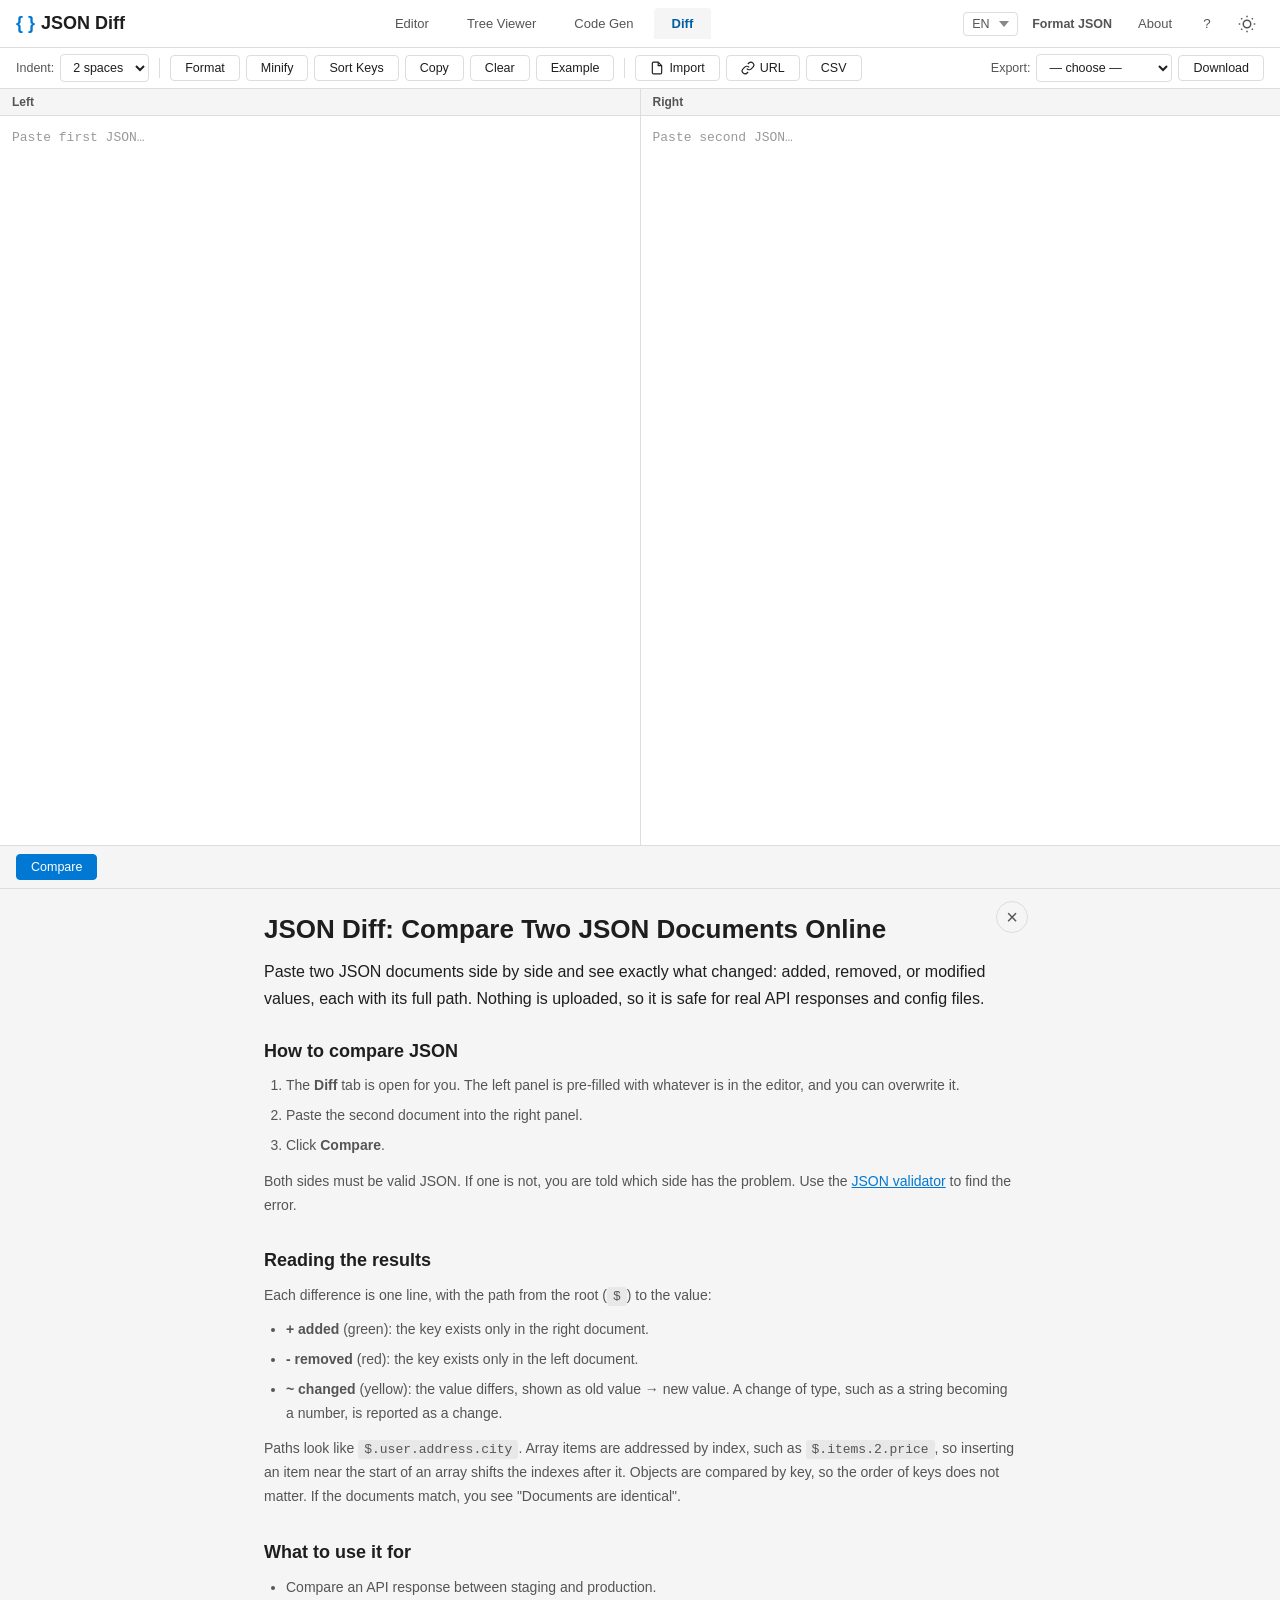
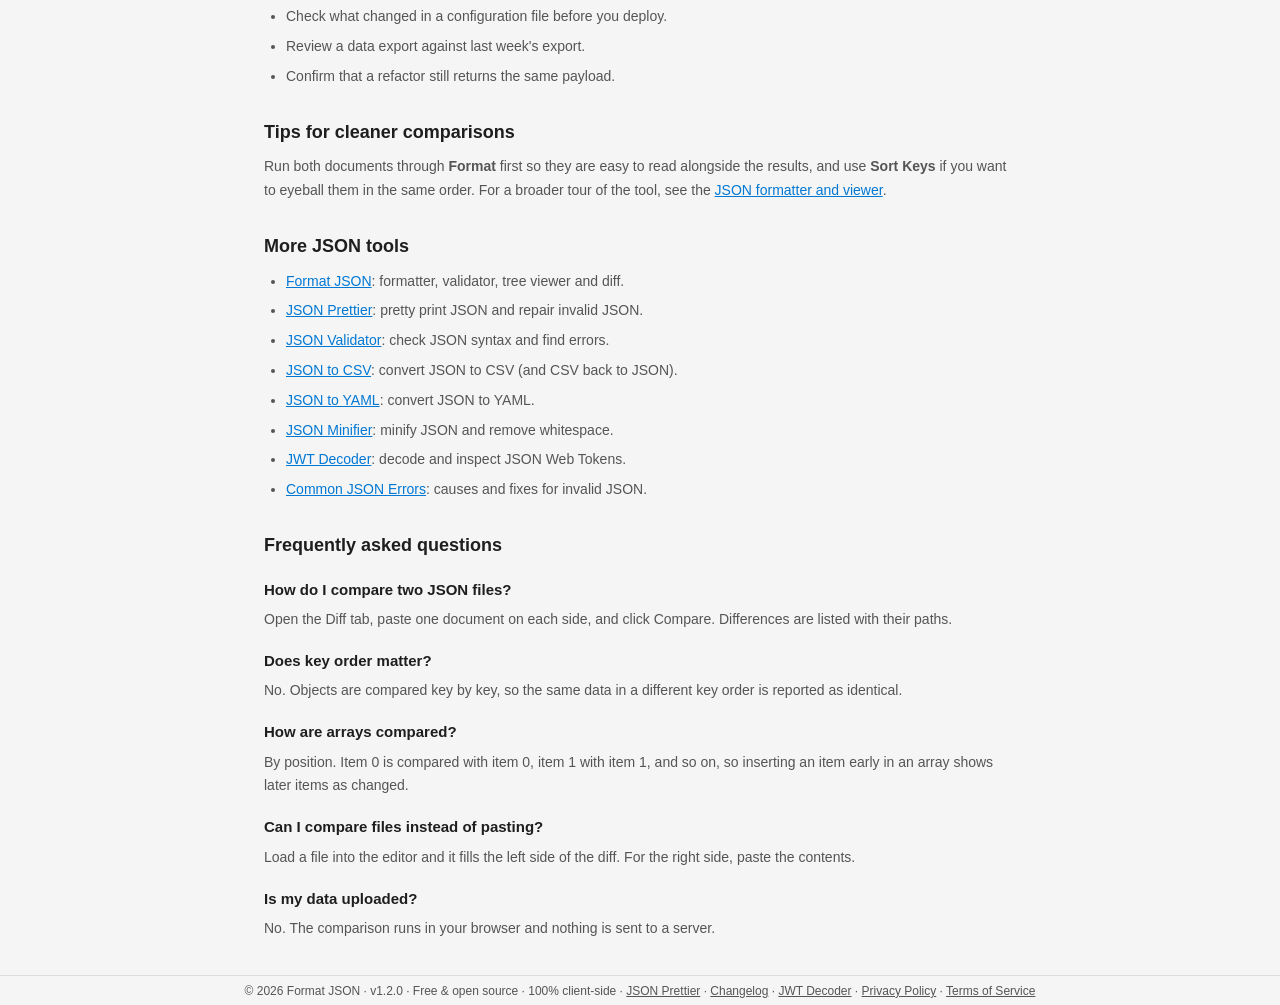
<file: json-diff/index.html>
<!DOCTYPE html>
<html lang="en">
<head>
  <!-- Google Tag Manager -->
<script>window.dataLayer=window.dataLayer||[];
(function(){var loaded=false;
function load(){if(loaded)return;loaded=true;
window.dataLayer.push({'gtm.start':new Date().getTime(),event:'gtm.js'});
var s=document.createElement('script');s.async=true;
s.src='https://www.googletagmanager.com/gtm.js?id=GTM-KBB4RLGW';document.head.appendChild(s);}
['pointerdown','keydown','scroll','touchstart'].forEach(function(e){addEventListener(e,load,{once:true,passive:true});});
addEventListener('load',function(){setTimeout(load,4000);});})();</script>
<!-- End Google Tag Manager -->

  <meta charset="UTF-8" />
  <meta name="viewport" content="width=device-width, initial-scale=1.0" />

  <title>JSON Diff — Compare Two JSON Files Online</title>
  <meta name="description" content="Compare two JSON documents online. Paste both sides, click Compare, and see every added, removed and changed value with its full path. Free and runs in your browser." />
  <meta name="author" content="format-json.net" />
  <meta name="robots" content="index, follow" />
  <link rel="canonical" href="https://www.format-json.net/json-diff/" />

  <meta property="og:type" content="website" />
  <meta property="og:title" content="JSON Diff — Compare Two JSON Documents Online" />
  <meta property="og:description" content="Paste two JSON documents and see added, removed and changed values with their paths. Free, private, browser-based." />
  <meta property="og:url" content="https://www.format-json.net/json-diff/" />
  <meta property="og:site_name" content="Format JSON" />
  <meta property="og:locale" content="en_US" />
  <meta property="og:image" content="https://www.format-json.net/og-image.png" />
  <meta property="og:image:width" content="1200" />
  <meta property="og:image:height" content="630" />

  <meta name="twitter:card" content="summary_large_image" />
  <meta name="twitter:title" content="JSON Diff — Compare Two JSON Documents Online" />
  <meta name="twitter:description" content="Paste two JSON documents and see added, removed and changed values with their paths. Free, private, browser-based." />
  <meta name="twitter:image" content="https://www.format-json.net/og-image.png" />

  <script type="application/ld+json">
  {
    "@context": "https://schema.org",
    "@type": "WebApplication",
    "name": "JSON Diff",
    "url": "https://www.format-json.net/json-diff/",
    "description": "A free online JSON diff tool that compares two JSON documents and lists added, removed and changed values with their paths, entirely in your browser.",
    "applicationCategory": "DeveloperApplication",
    "operatingSystem": "Any",
    "browserRequirements": "Requires a modern web browser",
    "offers": {
      "@type": "Offer",
      "price": "0",
      "priceCurrency": "USD"
    }
  }
  </script>

  <script type="application/ld+json">
  {
    "@context": "https://schema.org",
    "@type": "FAQPage",
    "mainEntity": [
      {
        "@type": "Question",
        "name": "How do I compare two JSON files?",
        "acceptedAnswer": {
          "@type": "Answer",
          "text": "Open the Diff tab, paste one document on each side, and click Compare. Differences are listed with their paths."
        }
      },
      {
        "@type": "Question",
        "name": "Does key order matter?",
        "acceptedAnswer": {
          "@type": "Answer",
          "text": "No. Objects are compared key by key, so the same data in a different key order is reported as identical."
        }
      },
      {
        "@type": "Question",
        "name": "How are arrays compared?",
        "acceptedAnswer": {
          "@type": "Answer",
          "text": "By position. Item 0 is compared with item 0, item 1 with item 1, and so on, so inserting an item early in an array shows later items as changed."
        }
      },
      {
        "@type": "Question",
        "name": "Can I compare files instead of pasting?",
        "acceptedAnswer": {
          "@type": "Answer",
          "text": "Load a file into the editor and it fills the left side of the diff. For the right side, paste the contents."
        }
      },
      {
        "@type": "Question",
        "name": "Is my data uploaded?",
        "acceptedAnswer": {
          "@type": "Answer",
          "text": "No. The comparison runs in your browser and nothing is sent to a server."
        }
      }
    ]
  }
  </script>

  <script type="application/ld+json">
  {
    "@context": "https://schema.org",
    "@type": "BreadcrumbList",
    "itemListElement": [
      {
        "@type": "ListItem",
        "position": 1,
        "name": "Home",
        "item": "https://www.format-json.net/"
      },
      {
        "@type": "ListItem",
        "position": 2,
        "name": "JSON Diff",
        "item": "https://www.format-json.net/json-diff/"
      }
    ]
  }
  </script>

  <link rel="preload" href="../css/styles.css" as="style" />
  <link rel="preload" href="../js/i18n.js" as="script" />
  <link rel="preload" href="../js/app.js" as="script" />

  <link rel="icon" href="/favicon.ico" sizes="48x48" />
  <link rel="icon" type="image/png" href="/icons/favicon-48.png" sizes="48x48" />
  <link rel="apple-touch-icon" href="../icons/icon-192.png" />
  <link rel="stylesheet" href="../css/styles.css" />
  <link rel="manifest" href="../manifest.json" />
  <meta name="theme-color" content="#1e1e2e" />
  <meta name="mobile-web-app-capable" content="yes" />
  <meta name="apple-mobile-web-app-capable" content="yes" />
  <meta name="apple-mobile-web-app-status-bar-style" content="black-translucent" />
</head>
<body data-default-tab="diff">
  <!-- Google Tag Manager (noscript) -->
<noscript><iframe src="https://www.googletagmanager.com/ns.html?id=GTM-KBB4RLGW"
height="0" width="0" style="display:none;visibility:hidden"></iframe></noscript>
<!-- End Google Tag Manager (noscript) -->
  <!-- Top toolbar -->
  <header class="toolbar" role="toolbar" aria-label="Main toolbar">
    <div class="toolbar-left">
      <div class="logo">{ } <span>JSON Diff</span></div>
    </div>
    <div class="toolbar-center">
      <div class="tab-bar" role="tablist">
        <button class="tab active" role="tab" aria-selected="true" data-tab="editor" data-i18n="tab.editor">Editor</button>
        <button class="tab" role="tab" aria-selected="false" data-tab="viewer" data-i18n="tab.viewer">Tree Viewer</button>
        <button class="tab" role="tab" aria-selected="false" data-tab="codegen" data-i18n="tab.codegen">Code Gen</button>
        <button class="tab" role="tab" aria-selected="false" data-tab="diff" data-i18n="tab.diff">Diff</button>
      </div>
    </div>
    <div class="toolbar-right">
      <select id="lang-select" class="lang-select" title="Select language" aria-label="Select language">
        <option value="en">EN</option>
        <option value="nl">NL</option>
        <option value="de">DE</option>
        <option value="ru">RU</option>
      </select>
      <a href="/" class="tool-link" title="Open Format JSON">Format JSON</a>
      <a href="#about" id="btn-about" class="about-link" title="About this tool" data-i18n="nav.about">About</a>
      <button id="btn-shortcuts" class="icon-btn" data-i18n-title="nav.shortcuts_title" data-i18n-aria="nav.shortcuts" title="Keyboard shortcuts" aria-label="Keyboard shortcuts">&#63;</button>
      <button id="btn-theme" class="icon-btn" data-i18n-title="nav.toggle_theme" data-i18n-aria="nav.toggle_theme_label" title="Toggle dark/light theme" aria-label="Toggle theme">
        <svg width="18" height="18" viewBox="0 0 24 24" fill="none" stroke="currentColor" stroke-width="2"><circle cx="12" cy="12" r="5"/><line x1="12" y1="1" x2="12" y2="3"/><line x1="12" y1="21" x2="12" y2="23"/><line x1="4.22" y1="4.22" x2="5.64" y2="5.64"/><line x1="18.36" y1="18.36" x2="19.78" y2="19.78"/><line x1="1" y1="12" x2="3" y2="12"/><line x1="21" y1="12" x2="23" y2="12"/><line x1="4.22" y1="19.78" x2="5.64" y2="18.36"/><line x1="18.36" y1="5.64" x2="19.78" y2="4.22"/></svg>
      </button>
    </div>
  </header>

  <!-- Action bar -->
  <div class="action-bar">
    <div class="action-group" id="action-group-editor">
      <label class="action-label" for="indent-select" data-i18n="label.indent">Indent:</label>
      <select id="indent-select" class="action-select" title="Indentation size">
        <option value="2" data-i18n="indent.2">2 spaces</option>
        <option value="4" data-i18n="indent.4">4 spaces</option>
        <option value="tab" data-i18n="indent.tab">Tab</option>
      </select>
      <span class="separator"></span>
      <button id="btn-format" class="action-btn" data-i18n="btn.format" data-i18n-title="btn.format_title" title="Format / Beautify JSON (Ctrl+Shift+F)">Format</button>
      <button id="btn-minify" class="action-btn" data-i18n="btn.minify" data-i18n-title="btn.minify_title" title="Minify JSON">Minify</button>
      <button id="btn-sort-keys" class="action-btn" data-i18n="btn.sort_keys" data-i18n-title="btn.sort_keys_title" title="Sort JSON keys alphabetically (Ctrl+Shift+S)">Sort Keys</button>
      <button id="btn-copy" class="action-btn" data-i18n="btn.copy" data-i18n-title="btn.copy_title" title="Copy to clipboard">Copy</button>
      <button id="btn-clear" class="action-btn" data-i18n="btn.clear" data-i18n-title="btn.clear_title" title="Clear editor">Clear</button>
      <button id="btn-sample" class="action-btn" data-i18n="btn.sample" data-i18n-title="btn.sample_title" title="Load an example JSON document">Example</button>
      <span class="separator"></span>
      <button id="btn-load-file" class="action-btn" data-i18n-title="btn.import_title" title="Import JSON file">
        <svg width="14" height="14" viewBox="0 0 24 24" fill="none" stroke="currentColor" stroke-width="2"><path d="M14 2H6a2 2 0 0 0-2 2v16a2 2 0 0 0 2 2h12a2 2 0 0 0 2-2V8z"/><polyline points="14 2 14 8 20 8"/></svg>
        <span data-i18n="btn.import">Import</span>
      </button>
      <button id="btn-load-url" class="action-btn" data-i18n-title="btn.url_title" title="Load JSON from URL">
        <svg width="14" height="14" viewBox="0 0 24 24" fill="none" stroke="currentColor" stroke-width="2"><path d="M10 13a5 5 0 0 0 7.54.54l3-3a5 5 0 0 0-7.07-7.07l-1.72 1.71"/><path d="M14 11a5 5 0 0 0-7.54-.54l-3 3a5 5 0 0 0 7.07 7.07l1.71-1.71"/></svg>
        <span data-i18n="btn.url">URL</span>
      </button>
      <input type="file" id="file-input" accept=".json,.txt" hidden />
      <input type="file" id="csv-input" accept=".csv" hidden />
      <button id="btn-import-csv" class="action-btn" data-i18n="btn.import_csv" data-i18n-title="btn.import_csv_title" title="Import CSV file as JSON">CSV</button>
    </div>
    <div class="action-group" id="action-group-tree" hidden>
      <button id="btn-filter" class="action-btn" data-i18n-title="btn.filter_fields_title" title="Filter fields to simplify tree">
        <svg width="14" height="14" viewBox="0 0 24 24" fill="none" stroke="currentColor" stroke-width="2"><polygon points="22 3 2 3 10 12.46 10 19 14 21 14 12.46 22 3"/></svg>
        <span data-i18n="btn.filter_fields">Filter Fields</span>
      </button>
      <button id="btn-search-toggle" class="action-btn" data-i18n-title="btn.search_title" title="Search (Ctrl+F)">
        <svg width="14" height="14" viewBox="0 0 24 24" fill="none" stroke="currentColor" stroke-width="2"><circle cx="11" cy="11" r="8"/><line x1="21" y1="21" x2="16.65" y2="16.65"/></svg>
        <span data-i18n="btn.search">Search</span>
      </button>
      <button id="btn-expand-all" class="action-btn" data-i18n="btn.expand_all" data-i18n-title="btn.expand_all_title" title="Expand all nodes">Expand All</button>
      <button id="btn-collapse-all" class="action-btn" data-i18n="btn.collapse_all" data-i18n-title="btn.collapse_all_title" title="Collapse all nodes">Collapse All</button>
      <span class="separator"></span>
      <button id="btn-table-view" class="action-btn" data-i18n-title="btn.table_title" title="Switch to table view">
        <svg width="14" height="14" viewBox="0 0 24 24" fill="none" stroke="currentColor" stroke-width="2"><rect x="3" y="3" width="18" height="18" rx="2"/><line x1="3" y1="9" x2="21" y2="9"/><line x1="3" y1="15" x2="21" y2="15"/><line x1="9" y1="9" x2="9" y2="21"/><line x1="15" y1="9" x2="15" y2="21"/></svg>
        <span data-i18n="btn.table">Table</span>
      </button>
    </div>
    <div class="action-group">
      <label class="action-label" for="export-select" data-i18n="label.export">Export:</label>
      <select id="export-select" class="action-select">
        <option value="" data-i18n="export.choose">— choose —</option>
        <option value="json" data-i18n="export.json">JSON (formatted)</option>
        <option value="json-min" data-i18n="export.json_min">JSON (minified)</option>
        <option value="csv" data-i18n="export.csv">CSV (arrays)</option>
        <option value="yaml" data-i18n="export.yaml">YAML</option>
        <option value="toml" data-i18n="export.toml">TOML</option>
        <option value="sql" data-i18n="export.sql">SQL INSERT</option>
      </select>
      <button id="btn-export" class="action-btn" data-i18n="btn.download">Download</button>
    </div>
  </div>

  <!-- Main content panels -->
  <main class="main-content">
    <!-- Editor panel -->
    <section id="panel-editor" class="panel active" role="tabpanel" aria-labelledby="tab-editor">
      <div class="editor-wrap">
        <div id="line-numbers" class="line-numbers" aria-hidden="true">1</div>
        <textarea
          id="json-input"
          class="json-editor"
          spellcheck="false"
          autocomplete="off"
          autocorrect="off"
          autocapitalize="off"
          data-i18n-placeholder="editor.placeholder"
          data-i18n-aria="editor.aria"
          placeholder="Paste JSON here, drop a file, or load from URL…"
          aria-label="JSON input editor"
        ></textarea>
      </div>
      <div id="validation-bar" class="validation-bar" hidden>
        <span id="validation-icon" class="validation-icon"></span>
        <span id="validation-msg" class="validation-msg"></span>
        <button id="validation-goto" class="action-btn small" data-i18n="validation.goto" hidden>Go to error</button>
        <button id="btn-repair" class="action-btn small" data-i18n="btn.repair" data-i18n-title="btn.repair_title" title="Attempt to auto-fix invalid JSON" hidden>Repair JSON</button>
        <a id="btn-decode-jwt" class="action-btn small" href="https://www.format-json.net/json-web-token/" target="_blank" rel="noopener" data-i18n="btn.decode_jwt" data-i18n-title="btn.decode_jwt_title" title="Open JSON Web Token Decoder" hidden style="text-decoration:none;">Decode JWT</a>
        <button id="validation-dismiss" class="icon-btn small" data-i18n-title="validation.dismiss_title" data-i18n-aria="validation.dismiss_label" title="Dismiss" aria-label="Dismiss">&times;</button>
      </div>
      <div id="stats-bar" class="stats-bar" hidden></div>
    </section>

    <!-- Tree viewer panel -->
    <section id="panel-viewer" class="panel" role="tabpanel" aria-labelledby="tab-viewer" hidden>
      <div id="search-bar" class="search-bar" hidden>
        <input id="search-input" type="text" data-i18n-placeholder="search.placeholder" data-i18n-aria="search.aria" placeholder="Search keys or values…" aria-label="Search JSON" />
        <span id="search-count" class="search-count"></span>
        <button id="search-prev" class="icon-btn small" data-i18n-title="search.prev_title" data-i18n-aria="search.prev_label" title="Previous match" aria-label="Previous match">&#9650;</button>
        <button id="search-next" class="icon-btn small" data-i18n-title="search.next_title" data-i18n-aria="search.next_label" title="Next match" aria-label="Next match">&#9660;</button>
        <button id="search-clear" class="icon-btn small" data-i18n-title="search.clear_title" data-i18n-aria="search.clear_label" title="Clear search" aria-label="Clear search">&times;</button>
      </div>
      <div id="tree-container" class="tree-container" tabindex="0" role="tree" data-i18n-aria="tree.aria" aria-label="JSON tree viewer"></div>
      <div id="table-container" class="table-container" hidden></div>
    </section>

    <!-- Diff panel -->
    <section id="panel-diff" class="panel" role="tabpanel" aria-labelledby="tab-diff" hidden>
      <div class="diff-layout">
        <div class="diff-pane">
          <h3 class="diff-title" data-i18n="diff.left">Left</h3>
          <textarea id="diff-left" class="json-editor diff-editor" spellcheck="false" data-i18n-placeholder="diff.left_placeholder" data-i18n-aria="diff.left_aria" placeholder="Paste first JSON…" aria-label="Diff left JSON"></textarea>
        </div>
        <div class="diff-pane">
          <h3 class="diff-title" data-i18n="diff.right">Right</h3>
          <textarea id="diff-right" class="json-editor diff-editor" spellcheck="false" data-i18n-placeholder="diff.right_placeholder" data-i18n-aria="diff.right_aria" placeholder="Paste second JSON…" aria-label="Diff right JSON"></textarea>
        </div>
      </div>
      <div class="diff-actions">
        <button id="btn-diff" class="action-btn primary" data-i18n="btn.compare">Compare</button>
      </div>
      <div id="diff-result" class="diff-result" hidden></div>
    </section>

    <!-- Code Gen panel -->
    <section id="panel-codegen" class="panel" role="tabpanel" aria-labelledby="tab-codegen" hidden>
      <div class="codegen-toolbar">
        <label class="action-label" for="codegen-lang" data-i18n="codegen.label_lang">Language:</label>
        <select id="codegen-lang" class="action-select">
          <option value="typescript">TypeScript</option>
          <option value="csharp">C#</option>
          <option value="java">Java</option>
          <option value="python">Python</option>
          <option value="go">Go</option>
          <option value="rust">Rust</option>
          <option value="kotlin">Kotlin</option>
          <option value="swift">Swift</option>
        </select>
        <label class="action-label" for="codegen-rootname" data-i18n="codegen.label_root">Root class:</label>
        <input id="codegen-rootname" type="text" class="action-input" value="Root" data-i18n-placeholder="codegen.root_placeholder" placeholder="Root" aria-label="Root class name" />
        <button id="btn-codegen" class="action-btn primary" data-i18n="btn.generate">Generate</button>
        <button id="btn-codegen-copy" class="action-btn" data-i18n="btn.codegen_copy">Copy</button>
      </div>
      <div class="codegen-output-wrap">
        <pre id="codegen-output" class="codegen-output" data-i18n-aria="codegen.aria" aria-label="Generated code"></pre>
      </div>
    </section>
  </main>

  <!-- Keyboard Shortcuts modal -->
  <dialog id="shortcuts-dialog" class="modal shortcuts-modal">
    <div class="modal-title" role="heading" aria-level="2" data-i18n="shortcuts.title">Keyboard Shortcuts</div>
    <table class="shortcuts-table">
      <tbody>
        <tr><td><kbd>Ctrl</kbd>+<kbd>Shift</kbd>+<kbd>F</kbd></td><td class="sc-key" data-i18n="btn.format_title">Format / Beautify JSON</td></tr>
        <tr><td><kbd>Ctrl</kbd>+<kbd>Shift</kbd>+<kbd>M</kbd></td><td class="sc-key" data-i18n="btn.minify_title">Minify JSON</td></tr>
        <tr><td><kbd>Ctrl</kbd>+<kbd>Shift</kbd>+<kbd>S</kbd></td><td class="sc-key" data-i18n="btn.sort_keys_title">Sort Keys</td></tr>
        <tr><td><kbd>Ctrl</kbd>+<kbd>Z</kbd></td><td class="sc-key" data-i18n="btn.undo_title">Undo</td></tr>
        <tr><td><kbd>Ctrl</kbd>+<kbd>Y</kbd> / <kbd>Ctrl</kbd>+<kbd>Shift</kbd>+<kbd>Z</kbd></td><td class="sc-key" data-i18n="btn.redo_title">Redo</td></tr>
        <tr><td><kbd>Ctrl</kbd>+<kbd>F</kbd></td><td class="sc-key" data-i18n="btn.search_title">Search (Tree Viewer)</td></tr>
        <tr><td><kbd>?</kbd></td><td class="sc-key" data-i18n="shortcuts.open_hint">Open this shortcuts list</td></tr>
      </tbody>
    </table>
    <div class="modal-actions">
      <button id="shortcuts-close" class="action-btn primary" data-i18n="shortcuts.close">Close</button>
    </div>
  </dialog>

  <!-- JWT Decoder modal -->
  <dialog id="jwt-dialog" class="modal jwt-modal">
    <div class="modal-title" role="heading" aria-level="2" data-i18n="jwt.title">JWT Decoder</div>
    <div id="jwt-content" class="jwt-content"></div>
    <div class="modal-actions">
      <button id="jwt-close" class="action-btn primary" data-i18n="jwt.close">Close</button>
    </div>
  </dialog>

  <!-- URL modal -->
  <dialog id="url-dialog" class="modal">
    <form method="dialog">
      <div class="modal-title" role="heading" aria-level="2" data-i18n="dialog.url_title">Load JSON from URL</div>
      <p class="modal-note" data-i18n="dialog.url_note">The URL must support CORS or be a public API endpoint.</p>
      <input id="url-input" type="url" class="modal-input" data-i18n-placeholder="dialog.url_placeholder" data-i18n-aria="dialog.url_aria" placeholder="https://api.example.com/data.json" required aria-label="JSON URL" />
      <div class="modal-actions">
        <button type="button" class="action-btn" id="url-cancel" data-i18n="btn.cancel">Cancel</button>
        <button type="submit" class="action-btn primary" id="url-load" data-i18n="btn.load">Load</button>
      </div>
    </form>
  </dialog>

  <!-- Filter Fields modal -->
  <dialog id="filter-dialog" class="modal filter-modal">
    <form method="dialog">
      <div class="modal-title" role="heading" aria-level="2" data-i18n="dialog.filter_title">Filter Fields</div>
      <p class="modal-note" data-i18n="dialog.filter_note">Uncheck fields to hide them from the tree view. Arrays appear once.</p>
      <div class="filter-preset-bar">
        <select id="filter-preset-select" title="Saved filter presets">
          <option value="">-- Saved Presets --</option>
        </select>
        <button type="button" id="filter-preset-save" class="action-btn small" data-i18n-title="filter.save_title" title="Save current selection as preset">💾 Save</button>
        <button type="button" id="filter-preset-delete" class="action-btn small" data-i18n-title="filter.delete_title" title="Delete selected preset" disabled>🗑 Delete</button>
        <span id="filter-preset-toast" class="preset-toast" hidden></span>
      </div>
      <div id="filter-preset-name-row" class="filter-preset-name-row" hidden>
        <input type="text" id="filter-preset-name" data-i18n-placeholder="filter.preset_name_placeholder" placeholder="Enter preset name…" maxlength="50" autocomplete="off" />
        <button type="button" id="filter-preset-confirm" class="action-btn small primary" data-i18n="btn.save">Save</button>
        <button type="button" id="filter-preset-name-cancel" class="action-btn small" data-i18n="btn.cancel">Cancel</button>
      </div>
      <div class="filter-actions-top">
        <button type="button" id="filter-select-all" class="action-btn small" data-i18n="btn.select_all">Select All</button>
        <button type="button" id="filter-deselect-all" class="action-btn small" data-i18n="btn.deselect_all">Deselect All</button>
      </div>
      <div id="filter-tree" class="filter-tree-container"></div>
      <div class="modal-actions">
        <button type="button" id="filter-reset" class="action-btn" data-i18n="btn.reset">Reset</button>
        <button type="button" id="filter-cancel" class="action-btn" data-i18n="btn.cancel">Cancel</button>
        <button type="button" id="filter-apply" class="action-btn primary" data-i18n="btn.apply">Apply</button>
      </div>
    </form>
  </dialog>

  <!-- Drop overlay -->
  <div id="drop-overlay" class="drop-overlay" hidden>
    <div class="drop-message">
      <svg width="48" height="48" viewBox="0 0 24 24" fill="none" stroke="currentColor" stroke-width="2"><path d="M21 15v4a2 2 0 0 1-2 2H5a2 2 0 0 1-2-2v-4"/><polyline points="7 10 12 15 17 10"/><line x1="12" y1="15" x2="12" y2="3"/></svg>
      <p data-i18n="drop.message">Drop JSON file here</p>
    </div>
  </div>

  <!-- SEO: visible, crawlable content below the tool (generated by scripts/build-pages.js) -->
  <article id="about" class="seo-content" aria-label="About this tool">
    <button id="btn-close-about" class="about-close-btn" title="Close" aria-label="Close about section">&times;</button>
    <h1>JSON Diff: Compare Two JSON Documents Online</h1>
    <p class="lead">Paste two JSON documents side by side and see exactly what changed: added, removed, or modified values, each with its full path. Nothing is uploaded, so it is safe for real API responses and config files.</p>

    <section>
      <h2>How to compare JSON</h2>
      <ol>
        <li>The <strong>Diff</strong> tab is open for you. The left panel is pre-filled with whatever is in the editor, and you can overwrite it.</li>
        <li>Paste the second document into the right panel.</li>
        <li>Click <strong>Compare</strong>.</li>
      </ol>
      <p>Both sides must be valid JSON. If one is not, you are told which side has the problem. Use the <a href="/json-validator/">JSON validator</a> to find the error.</p>
    </section>

    <section>
      <h2>Reading the results</h2>
      <p>Each difference is one line, with the path from the root (<code>$</code>) to the value:</p>
      <ul>
        <li><strong>+ added</strong> (green): the key exists only in the right document.</li>
        <li><strong>- removed</strong> (red): the key exists only in the left document.</li>
        <li><strong>~ changed</strong> (yellow): the value differs, shown as old value → new value. A change of type, such as a string becoming a number, is reported as a change.</li>
      </ul>
      <p>Paths look like <code>$.user.address.city</code>. Array items are addressed by index, such as <code>$.items.2.price</code>, so inserting an item near the start of an array shifts the indexes after it. Objects are compared by key, so the order of keys does not matter. If the documents match, you see "Documents are identical".</p>
    </section>

    <section>
      <h2>What to use it for</h2>
      <ul>
        <li>Compare an API response between staging and production.</li>
        <li>Check what changed in a configuration file before you deploy.</li>
        <li>Review a data export against last week's export.</li>
        <li>Confirm that a refactor still returns the same payload.</li>
      </ul>
    </section>

    <section>
      <h2>Tips for cleaner comparisons</h2>
      <p>Run both documents through <strong>Format</strong> first so they are easy to read alongside the results, and use <strong>Sort Keys</strong> if you want to eyeball them in the same order. For a broader tour of the tool, see the <a href="/">JSON formatter and viewer</a>.</p>
    </section>

    <section>
      <h2>More JSON tools</h2>
      <ul>
        <li><a href="/">Format JSON</a>: formatter, validator, tree viewer and diff.</li>
        <li><a href="/json-prettier/">JSON Prettier</a>: pretty print JSON and repair invalid JSON.</li>
        <li><a href="/json-validator/">JSON Validator</a>: check JSON syntax and find errors.</li>
        <li><a href="/json-to-csv/">JSON to CSV</a>: convert JSON to CSV (and CSV back to JSON).</li>
        <li><a href="/json-to-yaml/">JSON to YAML</a>: convert JSON to YAML.</li>
        <li><a href="/json-minify/">JSON Minifier</a>: minify JSON and remove whitespace.</li>
        <li><a href="/json-web-token/">JWT Decoder</a>: decode and inspect JSON Web Tokens.</li>
        <li><a href="/blog/common-json-errors/">Common JSON Errors</a>: causes and fixes for invalid JSON.</li>
      </ul>
    </section>

    <section id="faq">
      <h2>Frequently asked questions</h2>
      <h3>How do I compare two JSON files?</h3>
      <p>Open the Diff tab, paste one document on each side, and click Compare. Differences are listed with their paths.</p>

      <h3>Does key order matter?</h3>
      <p>No. Objects are compared key by key, so the same data in a different key order is reported as identical.</p>

      <h3>How are arrays compared?</h3>
      <p>By position. Item 0 is compared with item 0, item 1 with item 1, and so on, so inserting an item early in an array shows later items as changed.</p>

      <h3>Can I compare files instead of pasting?</h3>
      <p>Load a file into the editor and it fills the left side of the diff. For the right side, paste the contents.</p>

      <h3>Is my data uploaded?</h3>
      <p>No. The comparison runs in your browser and nothing is sent to a server.</p>
    </section>
  </article>

  <footer class="site-footer">
    <p>&copy; 2026 Format JSON &middot; v1.2.0 &middot; Free &amp; open source &middot; 100% client-side &middot; <a href="https://www.format-json.net/json-prettier/" style="color:inherit;">JSON Prettier</a> &middot; <a href="https://www.format-json.net/changelog/" style="color:inherit;">Changelog</a> &middot; <a href="https://www.format-json.net/json-web-token/" style="color:inherit;">JWT Decoder</a> &middot; <a href="https://www.format-json.net/privacy-policy/" style="color:inherit;">Privacy Policy</a> &middot; <a href="https://www.format-json.net/terms/" style="color:inherit;">Terms of Service</a></p>
  </footer>

  <script src="../js/i18n.js" defer></script>
  <script src="../js/app.js" defer></script>
</body>
</html>
</file>
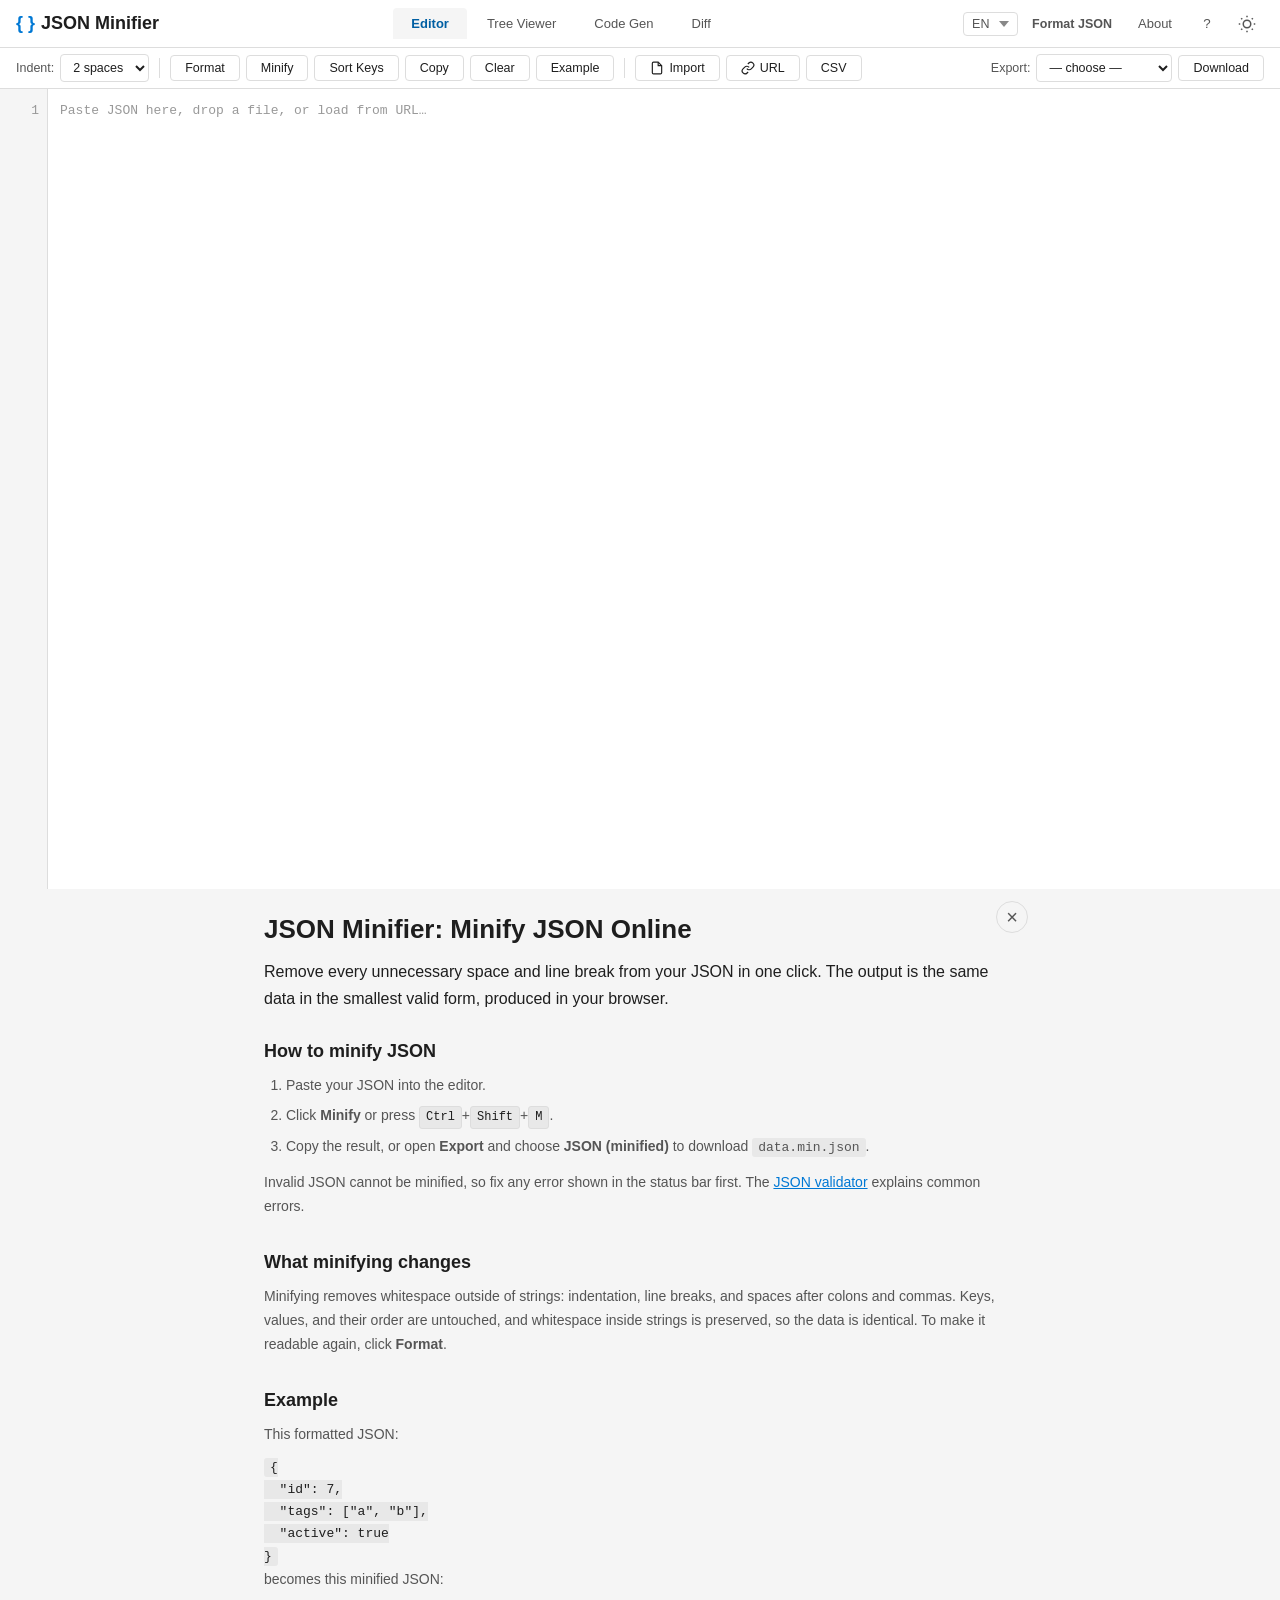
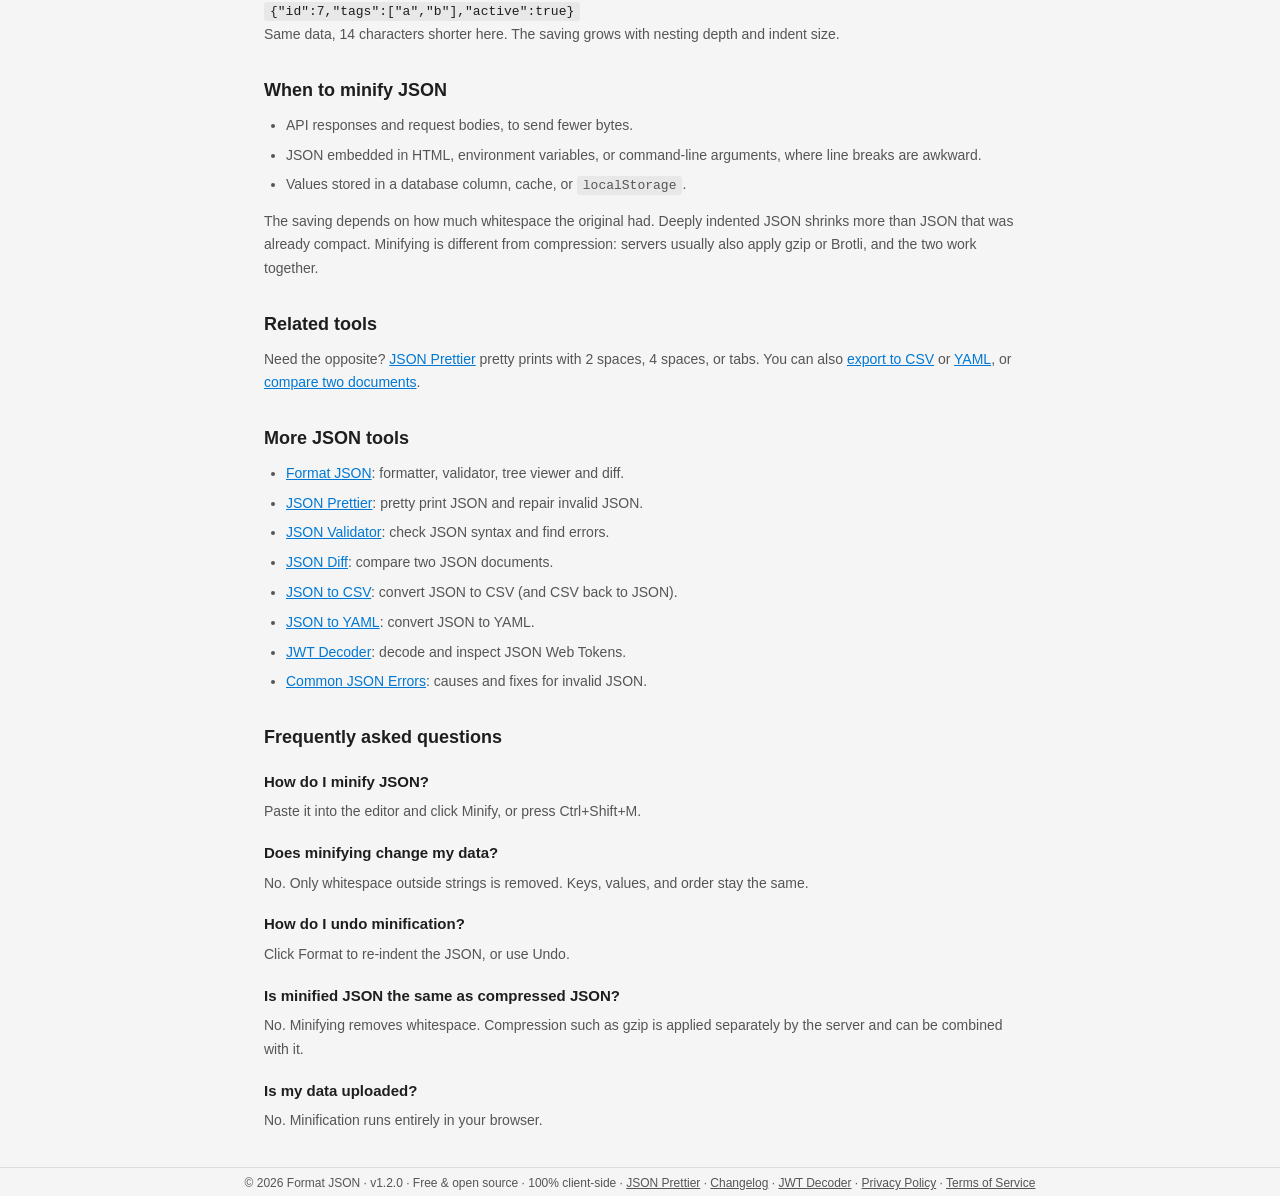
<file: json-minify/index.html>
<!DOCTYPE html>
<html lang="en">
<head>
  <!-- Google Tag Manager -->
<script>window.dataLayer=window.dataLayer||[];
(function(){var loaded=false;
function load(){if(loaded)return;loaded=true;
window.dataLayer.push({'gtm.start':new Date().getTime(),event:'gtm.js'});
var s=document.createElement('script');s.async=true;
s.src='https://www.googletagmanager.com/gtm.js?id=GTM-KBB4RLGW';document.head.appendChild(s);}
['pointerdown','keydown','scroll','touchstart'].forEach(function(e){addEventListener(e,load,{once:true,passive:true});});
addEventListener('load',function(){setTimeout(load,4000);});})();</script>
<!-- End Google Tag Manager -->

  <meta charset="UTF-8" />
  <meta name="viewport" content="width=device-width, initial-scale=1.0" />

  <title>JSON Minifier — Minify &amp; Compress JSON Online</title>
  <meta name="description" content="Minify JSON online. Remove all whitespace to get the smallest valid JSON for APIs, config and storage. One click or Ctrl+Shift+M. Free and runs in your browser." />
  <meta name="author" content="format-json.net" />
  <meta name="robots" content="index, follow" />
  <link rel="canonical" href="https://www.format-json.net/json-minify/" />

  <meta property="og:type" content="website" />
  <meta property="og:title" content="JSON Minifier — Minify JSON Online" />
  <meta property="og:description" content="Strip whitespace from JSON in one click. Free, private, and runs in your browser." />
  <meta property="og:url" content="https://www.format-json.net/json-minify/" />
  <meta property="og:site_name" content="Format JSON" />
  <meta property="og:locale" content="en_US" />
  <meta property="og:image" content="https://www.format-json.net/og-image.png" />
  <meta property="og:image:width" content="1200" />
  <meta property="og:image:height" content="630" />

  <meta name="twitter:card" content="summary_large_image" />
  <meta name="twitter:title" content="JSON Minifier — Minify JSON Online" />
  <meta name="twitter:description" content="Strip whitespace from JSON in one click. Free, private, and runs in your browser." />
  <meta name="twitter:image" content="https://www.format-json.net/og-image.png" />

  <script type="application/ld+json">
  {
    "@context": "https://schema.org",
    "@type": "WebApplication",
    "name": "JSON Minifier",
    "url": "https://www.format-json.net/json-minify/",
    "description": "A free online JSON minifier that removes whitespace to produce compact JSON, entirely in your browser.",
    "applicationCategory": "DeveloperApplication",
    "operatingSystem": "Any",
    "browserRequirements": "Requires a modern web browser",
    "offers": {
      "@type": "Offer",
      "price": "0",
      "priceCurrency": "USD"
    }
  }
  </script>

  <script type="application/ld+json">
  {
    "@context": "https://schema.org",
    "@type": "FAQPage",
    "mainEntity": [
      {
        "@type": "Question",
        "name": "How do I minify JSON?",
        "acceptedAnswer": {
          "@type": "Answer",
          "text": "Paste it into the editor and click Minify, or press Ctrl+Shift+M."
        }
      },
      {
        "@type": "Question",
        "name": "Does minifying change my data?",
        "acceptedAnswer": {
          "@type": "Answer",
          "text": "No. Only whitespace outside strings is removed. Keys, values, and order stay the same."
        }
      },
      {
        "@type": "Question",
        "name": "How do I undo minification?",
        "acceptedAnswer": {
          "@type": "Answer",
          "text": "Click Format to re-indent the JSON, or use Undo."
        }
      },
      {
        "@type": "Question",
        "name": "Is minified JSON the same as compressed JSON?",
        "acceptedAnswer": {
          "@type": "Answer",
          "text": "No. Minifying removes whitespace. Compression such as gzip is applied separately by the server and can be combined with it."
        }
      },
      {
        "@type": "Question",
        "name": "Is my data uploaded?",
        "acceptedAnswer": {
          "@type": "Answer",
          "text": "No. Minification runs entirely in your browser."
        }
      }
    ]
  }
  </script>

  <script type="application/ld+json">
  {
    "@context": "https://schema.org",
    "@type": "BreadcrumbList",
    "itemListElement": [
      {
        "@type": "ListItem",
        "position": 1,
        "name": "Home",
        "item": "https://www.format-json.net/"
      },
      {
        "@type": "ListItem",
        "position": 2,
        "name": "JSON Minifier",
        "item": "https://www.format-json.net/json-minify/"
      }
    ]
  }
  </script>

  <link rel="preload" href="../css/styles.css" as="style" />
  <link rel="preload" href="../js/i18n.js" as="script" />
  <link rel="preload" href="../js/app.js" as="script" />

  <link rel="icon" href="/favicon.ico" sizes="48x48" />
  <link rel="icon" type="image/png" href="/icons/favicon-48.png" sizes="48x48" />
  <link rel="apple-touch-icon" href="../icons/icon-192.png" />
  <link rel="stylesheet" href="../css/styles.css" />
  <link rel="manifest" href="../manifest.json" />
  <meta name="theme-color" content="#1e1e2e" />
  <meta name="mobile-web-app-capable" content="yes" />
  <meta name="apple-mobile-web-app-capable" content="yes" />
  <meta name="apple-mobile-web-app-status-bar-style" content="black-translucent" />
</head>
<body>
  <!-- Google Tag Manager (noscript) -->
<noscript><iframe src="https://www.googletagmanager.com/ns.html?id=GTM-KBB4RLGW"
height="0" width="0" style="display:none;visibility:hidden"></iframe></noscript>
<!-- End Google Tag Manager (noscript) -->
  <!-- Top toolbar -->
  <header class="toolbar" role="toolbar" aria-label="Main toolbar">
    <div class="toolbar-left">
      <div class="logo">{ } <span>JSON Minifier</span></div>
    </div>
    <div class="toolbar-center">
      <div class="tab-bar" role="tablist">
        <button class="tab active" role="tab" aria-selected="true" data-tab="editor" data-i18n="tab.editor">Editor</button>
        <button class="tab" role="tab" aria-selected="false" data-tab="viewer" data-i18n="tab.viewer">Tree Viewer</button>
        <button class="tab" role="tab" aria-selected="false" data-tab="codegen" data-i18n="tab.codegen">Code Gen</button>
        <button class="tab" role="tab" aria-selected="false" data-tab="diff" data-i18n="tab.diff">Diff</button>
      </div>
    </div>
    <div class="toolbar-right">
      <select id="lang-select" class="lang-select" title="Select language" aria-label="Select language">
        <option value="en">EN</option>
        <option value="nl">NL</option>
        <option value="de">DE</option>
        <option value="ru">RU</option>
      </select>
      <a href="/" class="tool-link" title="Open Format JSON">Format JSON</a>
      <a href="#about" id="btn-about" class="about-link" title="About this tool" data-i18n="nav.about">About</a>
      <button id="btn-shortcuts" class="icon-btn" data-i18n-title="nav.shortcuts_title" data-i18n-aria="nav.shortcuts" title="Keyboard shortcuts" aria-label="Keyboard shortcuts">&#63;</button>
      <button id="btn-theme" class="icon-btn" data-i18n-title="nav.toggle_theme" data-i18n-aria="nav.toggle_theme_label" title="Toggle dark/light theme" aria-label="Toggle theme">
        <svg width="18" height="18" viewBox="0 0 24 24" fill="none" stroke="currentColor" stroke-width="2"><circle cx="12" cy="12" r="5"/><line x1="12" y1="1" x2="12" y2="3"/><line x1="12" y1="21" x2="12" y2="23"/><line x1="4.22" y1="4.22" x2="5.64" y2="5.64"/><line x1="18.36" y1="18.36" x2="19.78" y2="19.78"/><line x1="1" y1="12" x2="3" y2="12"/><line x1="21" y1="12" x2="23" y2="12"/><line x1="4.22" y1="19.78" x2="5.64" y2="18.36"/><line x1="18.36" y1="5.64" x2="19.78" y2="4.22"/></svg>
      </button>
    </div>
  </header>

  <!-- Action bar -->
  <div class="action-bar">
    <div class="action-group" id="action-group-editor">
      <label class="action-label" for="indent-select" data-i18n="label.indent">Indent:</label>
      <select id="indent-select" class="action-select" title="Indentation size">
        <option value="2" data-i18n="indent.2">2 spaces</option>
        <option value="4" data-i18n="indent.4">4 spaces</option>
        <option value="tab" data-i18n="indent.tab">Tab</option>
      </select>
      <span class="separator"></span>
      <button id="btn-format" class="action-btn" data-i18n="btn.format" data-i18n-title="btn.format_title" title="Format / Beautify JSON (Ctrl+Shift+F)">Format</button>
      <button id="btn-minify" class="action-btn" data-i18n="btn.minify" data-i18n-title="btn.minify_title" title="Minify JSON">Minify</button>
      <button id="btn-sort-keys" class="action-btn" data-i18n="btn.sort_keys" data-i18n-title="btn.sort_keys_title" title="Sort JSON keys alphabetically (Ctrl+Shift+S)">Sort Keys</button>
      <button id="btn-copy" class="action-btn" data-i18n="btn.copy" data-i18n-title="btn.copy_title" title="Copy to clipboard">Copy</button>
      <button id="btn-clear" class="action-btn" data-i18n="btn.clear" data-i18n-title="btn.clear_title" title="Clear editor">Clear</button>
      <button id="btn-sample" class="action-btn" data-i18n="btn.sample" data-i18n-title="btn.sample_title" title="Load an example JSON document">Example</button>
      <span class="separator"></span>
      <button id="btn-load-file" class="action-btn" data-i18n-title="btn.import_title" title="Import JSON file">
        <svg width="14" height="14" viewBox="0 0 24 24" fill="none" stroke="currentColor" stroke-width="2"><path d="M14 2H6a2 2 0 0 0-2 2v16a2 2 0 0 0 2 2h12a2 2 0 0 0 2-2V8z"/><polyline points="14 2 14 8 20 8"/></svg>
        <span data-i18n="btn.import">Import</span>
      </button>
      <button id="btn-load-url" class="action-btn" data-i18n-title="btn.url_title" title="Load JSON from URL">
        <svg width="14" height="14" viewBox="0 0 24 24" fill="none" stroke="currentColor" stroke-width="2"><path d="M10 13a5 5 0 0 0 7.54.54l3-3a5 5 0 0 0-7.07-7.07l-1.72 1.71"/><path d="M14 11a5 5 0 0 0-7.54-.54l-3 3a5 5 0 0 0 7.07 7.07l1.71-1.71"/></svg>
        <span data-i18n="btn.url">URL</span>
      </button>
      <input type="file" id="file-input" accept=".json,.txt" hidden />
      <input type="file" id="csv-input" accept=".csv" hidden />
      <button id="btn-import-csv" class="action-btn" data-i18n="btn.import_csv" data-i18n-title="btn.import_csv_title" title="Import CSV file as JSON">CSV</button>
    </div>
    <div class="action-group" id="action-group-tree" hidden>
      <button id="btn-filter" class="action-btn" data-i18n-title="btn.filter_fields_title" title="Filter fields to simplify tree">
        <svg width="14" height="14" viewBox="0 0 24 24" fill="none" stroke="currentColor" stroke-width="2"><polygon points="22 3 2 3 10 12.46 10 19 14 21 14 12.46 22 3"/></svg>
        <span data-i18n="btn.filter_fields">Filter Fields</span>
      </button>
      <button id="btn-search-toggle" class="action-btn" data-i18n-title="btn.search_title" title="Search (Ctrl+F)">
        <svg width="14" height="14" viewBox="0 0 24 24" fill="none" stroke="currentColor" stroke-width="2"><circle cx="11" cy="11" r="8"/><line x1="21" y1="21" x2="16.65" y2="16.65"/></svg>
        <span data-i18n="btn.search">Search</span>
      </button>
      <button id="btn-expand-all" class="action-btn" data-i18n="btn.expand_all" data-i18n-title="btn.expand_all_title" title="Expand all nodes">Expand All</button>
      <button id="btn-collapse-all" class="action-btn" data-i18n="btn.collapse_all" data-i18n-title="btn.collapse_all_title" title="Collapse all nodes">Collapse All</button>
      <span class="separator"></span>
      <button id="btn-table-view" class="action-btn" data-i18n-title="btn.table_title" title="Switch to table view">
        <svg width="14" height="14" viewBox="0 0 24 24" fill="none" stroke="currentColor" stroke-width="2"><rect x="3" y="3" width="18" height="18" rx="2"/><line x1="3" y1="9" x2="21" y2="9"/><line x1="3" y1="15" x2="21" y2="15"/><line x1="9" y1="9" x2="9" y2="21"/><line x1="15" y1="9" x2="15" y2="21"/></svg>
        <span data-i18n="btn.table">Table</span>
      </button>
    </div>
    <div class="action-group">
      <label class="action-label" for="export-select" data-i18n="label.export">Export:</label>
      <select id="export-select" class="action-select">
        <option value="" data-i18n="export.choose">— choose —</option>
        <option value="json" data-i18n="export.json">JSON (formatted)</option>
        <option value="json-min" data-i18n="export.json_min">JSON (minified)</option>
        <option value="csv" data-i18n="export.csv">CSV (arrays)</option>
        <option value="yaml" data-i18n="export.yaml">YAML</option>
        <option value="toml" data-i18n="export.toml">TOML</option>
        <option value="sql" data-i18n="export.sql">SQL INSERT</option>
      </select>
      <button id="btn-export" class="action-btn" data-i18n="btn.download">Download</button>
    </div>
  </div>

  <!-- Main content panels -->
  <main class="main-content">
    <!-- Editor panel -->
    <section id="panel-editor" class="panel active" role="tabpanel" aria-labelledby="tab-editor">
      <div class="editor-wrap">
        <div id="line-numbers" class="line-numbers" aria-hidden="true">1</div>
        <textarea
          id="json-input"
          class="json-editor"
          spellcheck="false"
          autocomplete="off"
          autocorrect="off"
          autocapitalize="off"
          data-i18n-placeholder="editor.placeholder"
          data-i18n-aria="editor.aria"
          placeholder="Paste JSON here, drop a file, or load from URL…"
          aria-label="JSON input editor"
        ></textarea>
      </div>
      <div id="validation-bar" class="validation-bar" hidden>
        <span id="validation-icon" class="validation-icon"></span>
        <span id="validation-msg" class="validation-msg"></span>
        <button id="validation-goto" class="action-btn small" data-i18n="validation.goto" hidden>Go to error</button>
        <button id="btn-repair" class="action-btn small" data-i18n="btn.repair" data-i18n-title="btn.repair_title" title="Attempt to auto-fix invalid JSON" hidden>Repair JSON</button>
        <a id="btn-decode-jwt" class="action-btn small" href="https://www.format-json.net/json-web-token/" target="_blank" rel="noopener" data-i18n="btn.decode_jwt" data-i18n-title="btn.decode_jwt_title" title="Open JSON Web Token Decoder" hidden style="text-decoration:none;">Decode JWT</a>
        <button id="validation-dismiss" class="icon-btn small" data-i18n-title="validation.dismiss_title" data-i18n-aria="validation.dismiss_label" title="Dismiss" aria-label="Dismiss">&times;</button>
      </div>
      <div id="stats-bar" class="stats-bar" hidden></div>
    </section>

    <!-- Tree viewer panel -->
    <section id="panel-viewer" class="panel" role="tabpanel" aria-labelledby="tab-viewer" hidden>
      <div id="search-bar" class="search-bar" hidden>
        <input id="search-input" type="text" data-i18n-placeholder="search.placeholder" data-i18n-aria="search.aria" placeholder="Search keys or values…" aria-label="Search JSON" />
        <span id="search-count" class="search-count"></span>
        <button id="search-prev" class="icon-btn small" data-i18n-title="search.prev_title" data-i18n-aria="search.prev_label" title="Previous match" aria-label="Previous match">&#9650;</button>
        <button id="search-next" class="icon-btn small" data-i18n-title="search.next_title" data-i18n-aria="search.next_label" title="Next match" aria-label="Next match">&#9660;</button>
        <button id="search-clear" class="icon-btn small" data-i18n-title="search.clear_title" data-i18n-aria="search.clear_label" title="Clear search" aria-label="Clear search">&times;</button>
      </div>
      <div id="tree-container" class="tree-container" tabindex="0" role="tree" data-i18n-aria="tree.aria" aria-label="JSON tree viewer"></div>
      <div id="table-container" class="table-container" hidden></div>
    </section>

    <!-- Diff panel -->
    <section id="panel-diff" class="panel" role="tabpanel" aria-labelledby="tab-diff" hidden>
      <div class="diff-layout">
        <div class="diff-pane">
          <h3 class="diff-title" data-i18n="diff.left">Left</h3>
          <textarea id="diff-left" class="json-editor diff-editor" spellcheck="false" data-i18n-placeholder="diff.left_placeholder" data-i18n-aria="diff.left_aria" placeholder="Paste first JSON…" aria-label="Diff left JSON"></textarea>
        </div>
        <div class="diff-pane">
          <h3 class="diff-title" data-i18n="diff.right">Right</h3>
          <textarea id="diff-right" class="json-editor diff-editor" spellcheck="false" data-i18n-placeholder="diff.right_placeholder" data-i18n-aria="diff.right_aria" placeholder="Paste second JSON…" aria-label="Diff right JSON"></textarea>
        </div>
      </div>
      <div class="diff-actions">
        <button id="btn-diff" class="action-btn primary" data-i18n="btn.compare">Compare</button>
      </div>
      <div id="diff-result" class="diff-result" hidden></div>
    </section>

    <!-- Code Gen panel -->
    <section id="panel-codegen" class="panel" role="tabpanel" aria-labelledby="tab-codegen" hidden>
      <div class="codegen-toolbar">
        <label class="action-label" for="codegen-lang" data-i18n="codegen.label_lang">Language:</label>
        <select id="codegen-lang" class="action-select">
          <option value="typescript">TypeScript</option>
          <option value="csharp">C#</option>
          <option value="java">Java</option>
          <option value="python">Python</option>
          <option value="go">Go</option>
          <option value="rust">Rust</option>
          <option value="kotlin">Kotlin</option>
          <option value="swift">Swift</option>
        </select>
        <label class="action-label" for="codegen-rootname" data-i18n="codegen.label_root">Root class:</label>
        <input id="codegen-rootname" type="text" class="action-input" value="Root" data-i18n-placeholder="codegen.root_placeholder" placeholder="Root" aria-label="Root class name" />
        <button id="btn-codegen" class="action-btn primary" data-i18n="btn.generate">Generate</button>
        <button id="btn-codegen-copy" class="action-btn" data-i18n="btn.codegen_copy">Copy</button>
      </div>
      <div class="codegen-output-wrap">
        <pre id="codegen-output" class="codegen-output" data-i18n-aria="codegen.aria" aria-label="Generated code"></pre>
      </div>
    </section>
  </main>

  <!-- Keyboard Shortcuts modal -->
  <dialog id="shortcuts-dialog" class="modal shortcuts-modal">
    <div class="modal-title" role="heading" aria-level="2" data-i18n="shortcuts.title">Keyboard Shortcuts</div>
    <table class="shortcuts-table">
      <tbody>
        <tr><td><kbd>Ctrl</kbd>+<kbd>Shift</kbd>+<kbd>F</kbd></td><td class="sc-key" data-i18n="btn.format_title">Format / Beautify JSON</td></tr>
        <tr><td><kbd>Ctrl</kbd>+<kbd>Shift</kbd>+<kbd>M</kbd></td><td class="sc-key" data-i18n="btn.minify_title">Minify JSON</td></tr>
        <tr><td><kbd>Ctrl</kbd>+<kbd>Shift</kbd>+<kbd>S</kbd></td><td class="sc-key" data-i18n="btn.sort_keys_title">Sort Keys</td></tr>
        <tr><td><kbd>Ctrl</kbd>+<kbd>Z</kbd></td><td class="sc-key" data-i18n="btn.undo_title">Undo</td></tr>
        <tr><td><kbd>Ctrl</kbd>+<kbd>Y</kbd> / <kbd>Ctrl</kbd>+<kbd>Shift</kbd>+<kbd>Z</kbd></td><td class="sc-key" data-i18n="btn.redo_title">Redo</td></tr>
        <tr><td><kbd>Ctrl</kbd>+<kbd>F</kbd></td><td class="sc-key" data-i18n="btn.search_title">Search (Tree Viewer)</td></tr>
        <tr><td><kbd>?</kbd></td><td class="sc-key" data-i18n="shortcuts.open_hint">Open this shortcuts list</td></tr>
      </tbody>
    </table>
    <div class="modal-actions">
      <button id="shortcuts-close" class="action-btn primary" data-i18n="shortcuts.close">Close</button>
    </div>
  </dialog>

  <!-- JWT Decoder modal -->
  <dialog id="jwt-dialog" class="modal jwt-modal">
    <div class="modal-title" role="heading" aria-level="2" data-i18n="jwt.title">JWT Decoder</div>
    <div id="jwt-content" class="jwt-content"></div>
    <div class="modal-actions">
      <button id="jwt-close" class="action-btn primary" data-i18n="jwt.close">Close</button>
    </div>
  </dialog>

  <!-- URL modal -->
  <dialog id="url-dialog" class="modal">
    <form method="dialog">
      <div class="modal-title" role="heading" aria-level="2" data-i18n="dialog.url_title">Load JSON from URL</div>
      <p class="modal-note" data-i18n="dialog.url_note">The URL must support CORS or be a public API endpoint.</p>
      <input id="url-input" type="url" class="modal-input" data-i18n-placeholder="dialog.url_placeholder" data-i18n-aria="dialog.url_aria" placeholder="https://api.example.com/data.json" required aria-label="JSON URL" />
      <div class="modal-actions">
        <button type="button" class="action-btn" id="url-cancel" data-i18n="btn.cancel">Cancel</button>
        <button type="submit" class="action-btn primary" id="url-load" data-i18n="btn.load">Load</button>
      </div>
    </form>
  </dialog>

  <!-- Filter Fields modal -->
  <dialog id="filter-dialog" class="modal filter-modal">
    <form method="dialog">
      <div class="modal-title" role="heading" aria-level="2" data-i18n="dialog.filter_title">Filter Fields</div>
      <p class="modal-note" data-i18n="dialog.filter_note">Uncheck fields to hide them from the tree view. Arrays appear once.</p>
      <div class="filter-preset-bar">
        <select id="filter-preset-select" title="Saved filter presets">
          <option value="">-- Saved Presets --</option>
        </select>
        <button type="button" id="filter-preset-save" class="action-btn small" data-i18n-title="filter.save_title" title="Save current selection as preset">💾 Save</button>
        <button type="button" id="filter-preset-delete" class="action-btn small" data-i18n-title="filter.delete_title" title="Delete selected preset" disabled>🗑 Delete</button>
        <span id="filter-preset-toast" class="preset-toast" hidden></span>
      </div>
      <div id="filter-preset-name-row" class="filter-preset-name-row" hidden>
        <input type="text" id="filter-preset-name" data-i18n-placeholder="filter.preset_name_placeholder" placeholder="Enter preset name…" maxlength="50" autocomplete="off" />
        <button type="button" id="filter-preset-confirm" class="action-btn small primary" data-i18n="btn.save">Save</button>
        <button type="button" id="filter-preset-name-cancel" class="action-btn small" data-i18n="btn.cancel">Cancel</button>
      </div>
      <div class="filter-actions-top">
        <button type="button" id="filter-select-all" class="action-btn small" data-i18n="btn.select_all">Select All</button>
        <button type="button" id="filter-deselect-all" class="action-btn small" data-i18n="btn.deselect_all">Deselect All</button>
      </div>
      <div id="filter-tree" class="filter-tree-container"></div>
      <div class="modal-actions">
        <button type="button" id="filter-reset" class="action-btn" data-i18n="btn.reset">Reset</button>
        <button type="button" id="filter-cancel" class="action-btn" data-i18n="btn.cancel">Cancel</button>
        <button type="button" id="filter-apply" class="action-btn primary" data-i18n="btn.apply">Apply</button>
      </div>
    </form>
  </dialog>

  <!-- Drop overlay -->
  <div id="drop-overlay" class="drop-overlay" hidden>
    <div class="drop-message">
      <svg width="48" height="48" viewBox="0 0 24 24" fill="none" stroke="currentColor" stroke-width="2"><path d="M21 15v4a2 2 0 0 1-2 2H5a2 2 0 0 1-2-2v-4"/><polyline points="7 10 12 15 17 10"/><line x1="12" y1="15" x2="12" y2="3"/></svg>
      <p data-i18n="drop.message">Drop JSON file here</p>
    </div>
  </div>

  <!-- SEO: visible, crawlable content below the tool (generated by scripts/build-pages.js) -->
  <article id="about" class="seo-content" aria-label="About this tool">
    <button id="btn-close-about" class="about-close-btn" title="Close" aria-label="Close about section">&times;</button>
    <h1>JSON Minifier: Minify JSON Online</h1>
    <p class="lead">Remove every unnecessary space and line break from your JSON in one click. The output is the same data in the smallest valid form, produced in your browser.</p>

    <section>
      <h2>How to minify JSON</h2>
      <ol>
        <li>Paste your JSON into the editor.</li>
        <li>Click <strong>Minify</strong> or press <kbd>Ctrl</kbd>+<kbd>Shift</kbd>+<kbd>M</kbd>.</li>
        <li>Copy the result, or open <strong>Export</strong> and choose <strong>JSON (minified)</strong> to download <code>data.min.json</code>.</li>
      </ol>
      <p>Invalid JSON cannot be minified, so fix any error shown in the status bar first. The <a href="/json-validator/">JSON validator</a> explains common errors.</p>
    </section>

    <section>
      <h2>What minifying changes</h2>
      <p>Minifying removes whitespace outside of strings: indentation, line breaks, and spaces after colons and commas. Keys, values, and their order are untouched, and whitespace inside strings is preserved, so the data is identical. To make it readable again, click <strong>Format</strong>.</p>
    </section>

    <section>
      <h2>Example</h2>
      <p>This formatted JSON:</p>
      <pre><code>{
  "id": 7,
  "tags": ["a", "b"],
  "active": true
}</code></pre>
      <p>becomes this minified JSON:</p>
      <pre><code>{"id":7,"tags":["a","b"],"active":true}</code></pre>
      <p>Same data, 14 characters shorter here. The saving grows with nesting depth and indent size.</p>
    </section>

    <section>
      <h2>When to minify JSON</h2>
      <ul>
        <li>API responses and request bodies, to send fewer bytes.</li>
        <li>JSON embedded in HTML, environment variables, or command-line arguments, where line breaks are awkward.</li>
        <li>Values stored in a database column, cache, or <code>localStorage</code>.</li>
      </ul>
      <p>The saving depends on how much whitespace the original had. Deeply indented JSON shrinks more than JSON that was already compact. Minifying is different from compression: servers usually also apply gzip or Brotli, and the two work together.</p>
    </section>

    <section>
      <h2>Related tools</h2>
      <p>Need the opposite? <a href="/json-prettier/">JSON Prettier</a> pretty prints with 2 spaces, 4 spaces, or tabs. You can also <a href="/json-to-csv/">export to CSV</a> or <a href="/json-to-yaml/">YAML</a>, or <a href="/json-diff/">compare two documents</a>.</p>
    </section>

    <section>
      <h2>More JSON tools</h2>
      <ul>
        <li><a href="/">Format JSON</a>: formatter, validator, tree viewer and diff.</li>
        <li><a href="/json-prettier/">JSON Prettier</a>: pretty print JSON and repair invalid JSON.</li>
        <li><a href="/json-validator/">JSON Validator</a>: check JSON syntax and find errors.</li>
        <li><a href="/json-diff/">JSON Diff</a>: compare two JSON documents.</li>
        <li><a href="/json-to-csv/">JSON to CSV</a>: convert JSON to CSV (and CSV back to JSON).</li>
        <li><a href="/json-to-yaml/">JSON to YAML</a>: convert JSON to YAML.</li>
        <li><a href="/json-web-token/">JWT Decoder</a>: decode and inspect JSON Web Tokens.</li>
        <li><a href="/blog/common-json-errors/">Common JSON Errors</a>: causes and fixes for invalid JSON.</li>
      </ul>
    </section>

    <section id="faq">
      <h2>Frequently asked questions</h2>
      <h3>How do I minify JSON?</h3>
      <p>Paste it into the editor and click Minify, or press Ctrl+Shift+M.</p>

      <h3>Does minifying change my data?</h3>
      <p>No. Only whitespace outside strings is removed. Keys, values, and order stay the same.</p>

      <h3>How do I undo minification?</h3>
      <p>Click Format to re-indent the JSON, or use Undo.</p>

      <h3>Is minified JSON the same as compressed JSON?</h3>
      <p>No. Minifying removes whitespace. Compression such as gzip is applied separately by the server and can be combined with it.</p>

      <h3>Is my data uploaded?</h3>
      <p>No. Minification runs entirely in your browser.</p>
    </section>
  </article>

  <footer class="site-footer">
    <p>&copy; 2026 Format JSON &middot; v1.2.0 &middot; Free &amp; open source &middot; 100% client-side &middot; <a href="https://www.format-json.net/json-prettier/" style="color:inherit;">JSON Prettier</a> &middot; <a href="https://www.format-json.net/changelog/" style="color:inherit;">Changelog</a> &middot; <a href="https://www.format-json.net/json-web-token/" style="color:inherit;">JWT Decoder</a> &middot; <a href="https://www.format-json.net/privacy-policy/" style="color:inherit;">Privacy Policy</a> &middot; <a href="https://www.format-json.net/terms/" style="color:inherit;">Terms of Service</a></p>
  </footer>

  <script src="../js/i18n.js" defer></script>
  <script src="../js/app.js" defer></script>
</body>
</html>
</file>
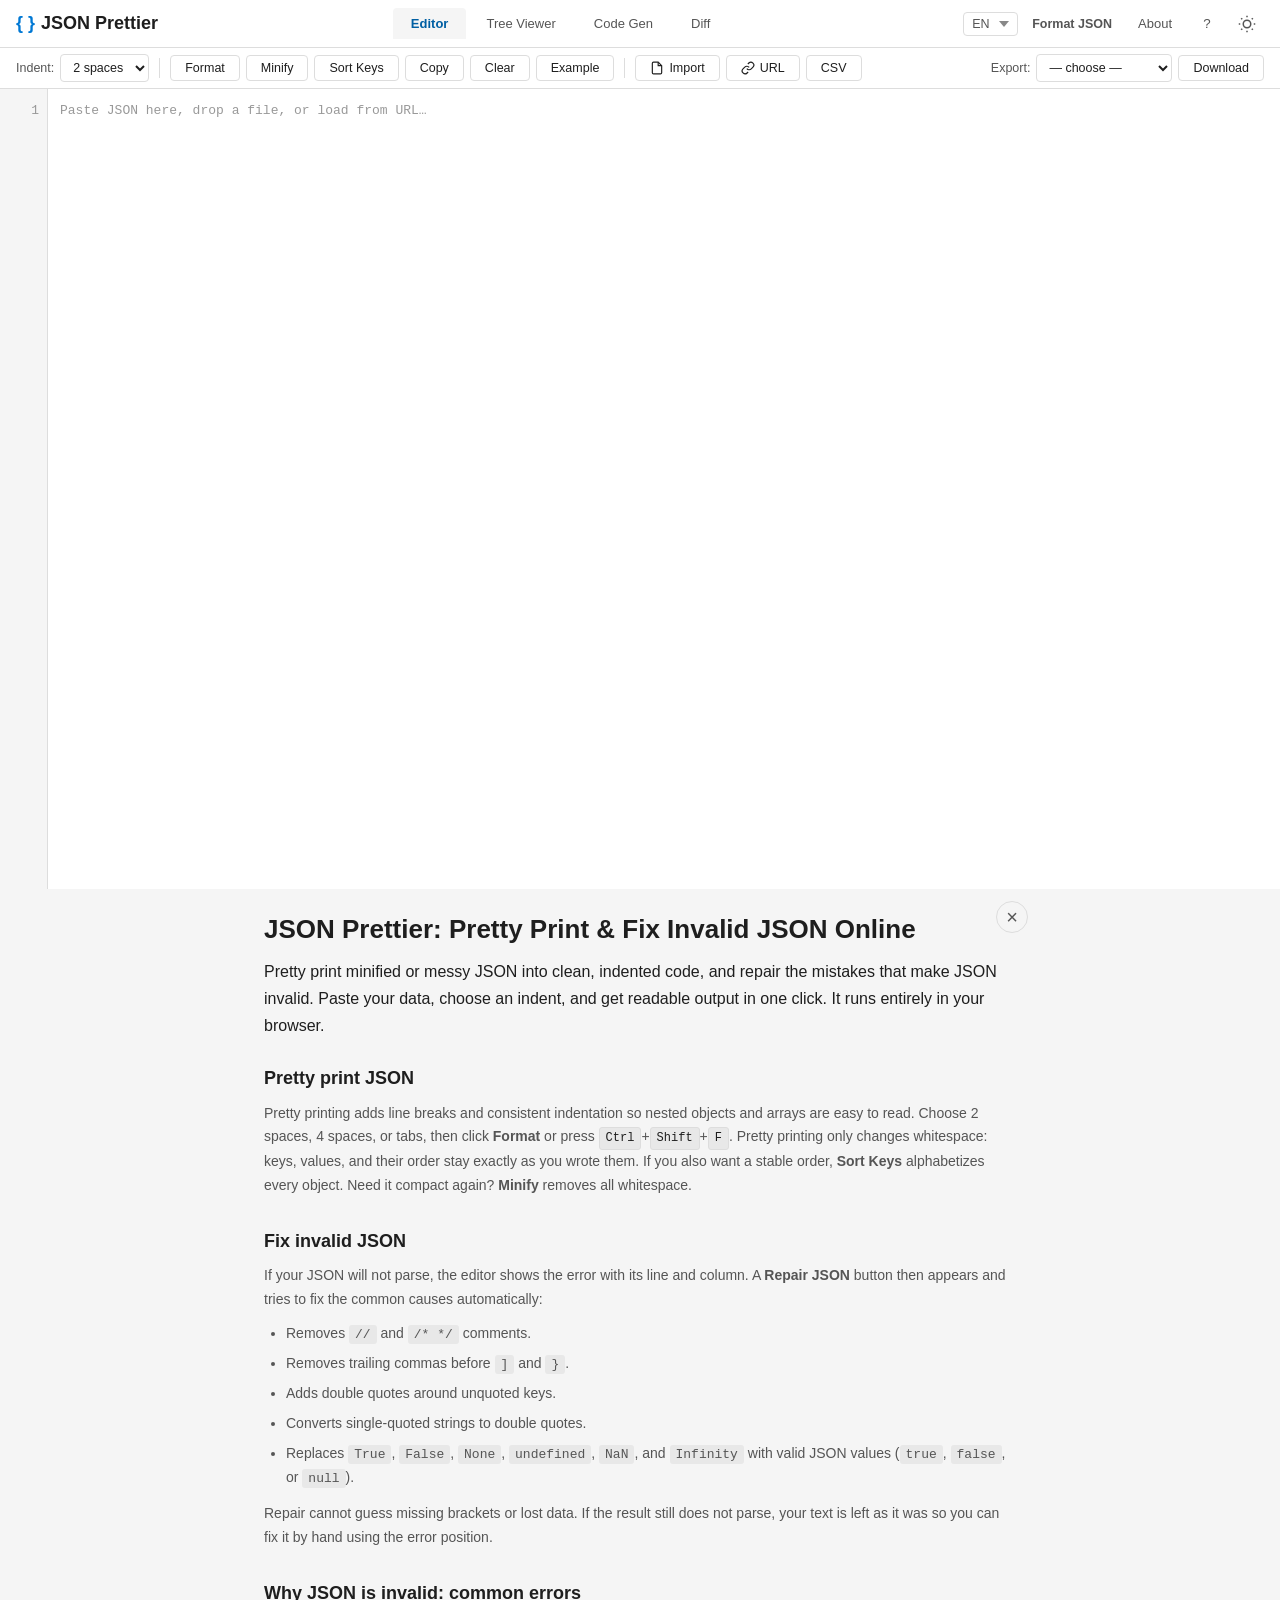
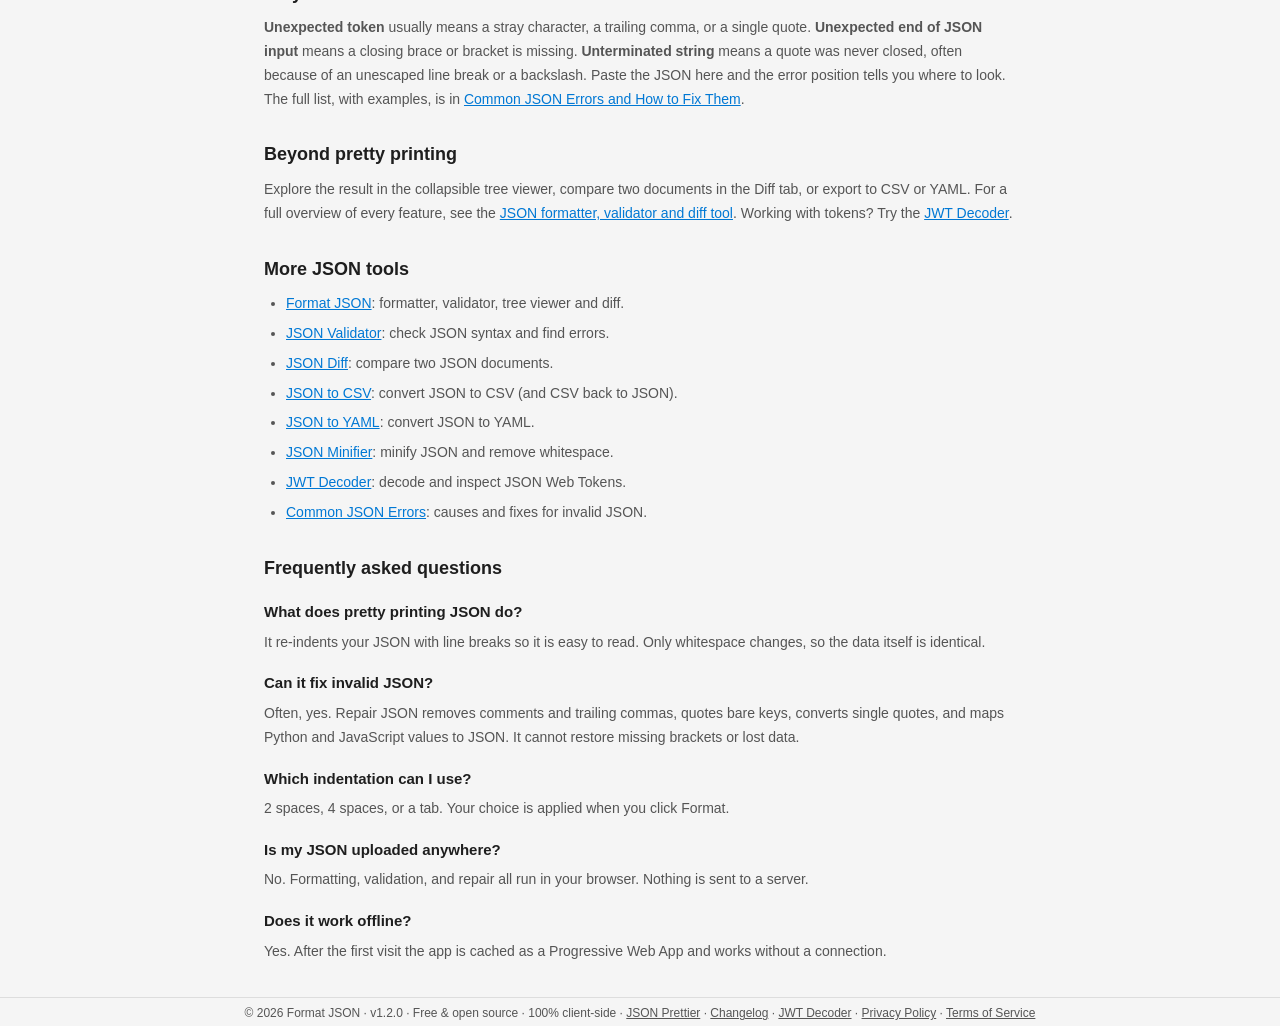
<file: json-prettier/index.html>
<!DOCTYPE html>
<html lang="en">
<head>
  <!-- Google Tag Manager -->
<script>window.dataLayer=window.dataLayer||[];
(function(){var loaded=false;
function load(){if(loaded)return;loaded=true;
window.dataLayer.push({'gtm.start':new Date().getTime(),event:'gtm.js'});
var s=document.createElement('script');s.async=true;
s.src='https://www.googletagmanager.com/gtm.js?id=GTM-KBB4RLGW';document.head.appendChild(s);}
['pointerdown','keydown','scroll','touchstart'].forEach(function(e){addEventListener(e,load,{once:true,passive:true});});
addEventListener('load',function(){setTimeout(load,4000);});})();</script>
<!-- End Google Tag Manager -->

  <meta charset="UTF-8" />
  <meta name="viewport" content="width=device-width, initial-scale=1.0" />

  <title>JSON Prettier — Pretty Print &amp; Fix Invalid JSON Online</title>
  <meta name="description" content="Pretty print JSON online and fix invalid JSON. Choose 2-space, 4-space or tab indent, repair trailing commas, single quotes and comments, and see exact error positions. Runs in your browser." />
  <meta name="author" content="format-json.net" />
  <meta name="robots" content="index, follow" />
  <link rel="canonical" href="https://www.format-json.net/json-prettier/" />

  <meta property="og:type" content="website" />
  <meta property="og:title" content="JSON Prettier — Pretty Print &amp; Fix Invalid JSON" />
  <meta property="og:description" content="Pretty print JSON with custom indentation and repair invalid JSON — trailing commas, single quotes, comments — right in your browser." />
  <meta property="og:url" content="https://www.format-json.net/json-prettier/" />
  <meta property="og:site_name" content="Format JSON" />
  <meta property="og:locale" content="en_US" />
  <meta property="og:image" content="https://www.format-json.net/og-image.png" />
  <meta property="og:image:width" content="1200" />
  <meta property="og:image:height" content="630" />

  <meta name="twitter:card" content="summary_large_image" />
  <meta name="twitter:title" content="JSON Prettier — Pretty Print &amp; Fix Invalid JSON" />
  <meta name="twitter:description" content="Pretty print JSON with custom indentation and repair invalid JSON — trailing commas, single quotes, comments — right in your browser." />
  <meta name="twitter:image" content="https://www.format-json.net/og-image.png" />

  <script type="application/ld+json">
  {
    "@context": "https://schema.org",
    "@type": "WebApplication",
    "name": "JSON Prettier",
    "url": "https://www.format-json.net/json-prettier/",
    "description": "JSON Prettier pretty prints JSON with custom indentation and repairs invalid JSON such as trailing commas, single quotes and comments, entirely in your browser.",
    "applicationCategory": "DeveloperApplication",
    "operatingSystem": "Any",
    "browserRequirements": "Requires a modern web browser",
    "offers": {
      "@type": "Offer",
      "price": "0",
      "priceCurrency": "USD"
    }
  }
  </script>

  <script type="application/ld+json">
  {
    "@context": "https://schema.org",
    "@type": "FAQPage",
    "mainEntity": [
      {
        "@type": "Question",
        "name": "What does pretty printing JSON do?",
        "acceptedAnswer": {
          "@type": "Answer",
          "text": "It re-indents your JSON with line breaks so it is easy to read. Only whitespace changes, so the data itself is identical."
        }
      },
      {
        "@type": "Question",
        "name": "Can it fix invalid JSON?",
        "acceptedAnswer": {
          "@type": "Answer",
          "text": "Often, yes. Repair JSON removes comments and trailing commas, quotes bare keys, converts single quotes, and maps Python and JavaScript values to JSON. It cannot restore missing brackets or lost data."
        }
      },
      {
        "@type": "Question",
        "name": "Which indentation can I use?",
        "acceptedAnswer": {
          "@type": "Answer",
          "text": "2 spaces, 4 spaces, or a tab. Your choice is applied when you click Format."
        }
      },
      {
        "@type": "Question",
        "name": "Is my JSON uploaded anywhere?",
        "acceptedAnswer": {
          "@type": "Answer",
          "text": "No. Formatting, validation, and repair all run in your browser. Nothing is sent to a server."
        }
      },
      {
        "@type": "Question",
        "name": "Does it work offline?",
        "acceptedAnswer": {
          "@type": "Answer",
          "text": "Yes. After the first visit the app is cached as a Progressive Web App and works without a connection."
        }
      }
    ]
  }
  </script>

  <script type="application/ld+json">
  {
    "@context": "https://schema.org",
    "@type": "BreadcrumbList",
    "itemListElement": [
      {
        "@type": "ListItem",
        "position": 1,
        "name": "Home",
        "item": "https://www.format-json.net/"
      },
      {
        "@type": "ListItem",
        "position": 2,
        "name": "JSON Prettier",
        "item": "https://www.format-json.net/json-prettier/"
      }
    ]
  }
  </script>

  <link rel="preload" href="../css/styles.css" as="style" />
  <link rel="preload" href="../js/i18n.js" as="script" />
  <link rel="preload" href="../js/app.js" as="script" />

  <link rel="icon" href="/favicon.ico" sizes="48x48" />
  <link rel="icon" type="image/png" href="/icons/favicon-48.png" sizes="48x48" />
  <link rel="apple-touch-icon" href="../icons/icon-192.png" />
  <link rel="stylesheet" href="../css/styles.css" />
  <link rel="manifest" href="../manifest.json" />
  <meta name="theme-color" content="#1e1e2e" />
  <meta name="mobile-web-app-capable" content="yes" />
  <meta name="apple-mobile-web-app-capable" content="yes" />
  <meta name="apple-mobile-web-app-status-bar-style" content="black-translucent" />
</head>
<body>
  <!-- Google Tag Manager (noscript) -->
<noscript><iframe src="https://www.googletagmanager.com/ns.html?id=GTM-KBB4RLGW"
height="0" width="0" style="display:none;visibility:hidden"></iframe></noscript>
<!-- End Google Tag Manager (noscript) -->
  <!-- Top toolbar -->
  <header class="toolbar" role="toolbar" aria-label="Main toolbar">
    <div class="toolbar-left">
      <div class="logo">{ } <span>JSON Prettier</span></div>
    </div>
    <div class="toolbar-center">
      <div class="tab-bar" role="tablist">
        <button class="tab active" role="tab" aria-selected="true" data-tab="editor" data-i18n="tab.editor">Editor</button>
        <button class="tab" role="tab" aria-selected="false" data-tab="viewer" data-i18n="tab.viewer">Tree Viewer</button>
        <button class="tab" role="tab" aria-selected="false" data-tab="codegen" data-i18n="tab.codegen">Code Gen</button>
        <button class="tab" role="tab" aria-selected="false" data-tab="diff" data-i18n="tab.diff">Diff</button>
      </div>
    </div>
    <div class="toolbar-right">
      <select id="lang-select" class="lang-select" title="Select language" aria-label="Select language">
        <option value="en">EN</option>
        <option value="nl">NL</option>
        <option value="de">DE</option>
        <option value="ru">RU</option>
      </select>
      <a href="/" class="tool-link" title="Open Format JSON">Format JSON</a>
      <a href="#about" id="btn-about" class="about-link" title="About this tool" data-i18n="nav.about">About</a>
      <button id="btn-shortcuts" class="icon-btn" data-i18n-title="nav.shortcuts_title" data-i18n-aria="nav.shortcuts" title="Keyboard shortcuts" aria-label="Keyboard shortcuts">&#63;</button>
      <button id="btn-theme" class="icon-btn" data-i18n-title="nav.toggle_theme" data-i18n-aria="nav.toggle_theme_label" title="Toggle dark/light theme" aria-label="Toggle theme">
        <svg width="18" height="18" viewBox="0 0 24 24" fill="none" stroke="currentColor" stroke-width="2"><circle cx="12" cy="12" r="5"/><line x1="12" y1="1" x2="12" y2="3"/><line x1="12" y1="21" x2="12" y2="23"/><line x1="4.22" y1="4.22" x2="5.64" y2="5.64"/><line x1="18.36" y1="18.36" x2="19.78" y2="19.78"/><line x1="1" y1="12" x2="3" y2="12"/><line x1="21" y1="12" x2="23" y2="12"/><line x1="4.22" y1="19.78" x2="5.64" y2="18.36"/><line x1="18.36" y1="5.64" x2="19.78" y2="4.22"/></svg>
      </button>
    </div>
  </header>

  <!-- Action bar -->
  <div class="action-bar">
    <div class="action-group" id="action-group-editor">
      <label class="action-label" for="indent-select" data-i18n="label.indent">Indent:</label>
      <select id="indent-select" class="action-select" title="Indentation size">
        <option value="2" data-i18n="indent.2">2 spaces</option>
        <option value="4" data-i18n="indent.4">4 spaces</option>
        <option value="tab" data-i18n="indent.tab">Tab</option>
      </select>
      <span class="separator"></span>
      <button id="btn-format" class="action-btn" data-i18n="btn.format" data-i18n-title="btn.format_title" title="Format / Beautify JSON (Ctrl+Shift+F)">Format</button>
      <button id="btn-minify" class="action-btn" data-i18n="btn.minify" data-i18n-title="btn.minify_title" title="Minify JSON">Minify</button>
      <button id="btn-sort-keys" class="action-btn" data-i18n="btn.sort_keys" data-i18n-title="btn.sort_keys_title" title="Sort JSON keys alphabetically (Ctrl+Shift+S)">Sort Keys</button>
      <button id="btn-copy" class="action-btn" data-i18n="btn.copy" data-i18n-title="btn.copy_title" title="Copy to clipboard">Copy</button>
      <button id="btn-clear" class="action-btn" data-i18n="btn.clear" data-i18n-title="btn.clear_title" title="Clear editor">Clear</button>
      <button id="btn-sample" class="action-btn" data-i18n="btn.sample" data-i18n-title="btn.sample_title" title="Load an example JSON document">Example</button>
      <span class="separator"></span>
      <button id="btn-load-file" class="action-btn" data-i18n-title="btn.import_title" title="Import JSON file">
        <svg width="14" height="14" viewBox="0 0 24 24" fill="none" stroke="currentColor" stroke-width="2"><path d="M14 2H6a2 2 0 0 0-2 2v16a2 2 0 0 0 2 2h12a2 2 0 0 0 2-2V8z"/><polyline points="14 2 14 8 20 8"/></svg>
        <span data-i18n="btn.import">Import</span>
      </button>
      <button id="btn-load-url" class="action-btn" data-i18n-title="btn.url_title" title="Load JSON from URL">
        <svg width="14" height="14" viewBox="0 0 24 24" fill="none" stroke="currentColor" stroke-width="2"><path d="M10 13a5 5 0 0 0 7.54.54l3-3a5 5 0 0 0-7.07-7.07l-1.72 1.71"/><path d="M14 11a5 5 0 0 0-7.54-.54l-3 3a5 5 0 0 0 7.07 7.07l1.71-1.71"/></svg>
        <span data-i18n="btn.url">URL</span>
      </button>
      <input type="file" id="file-input" accept=".json,.txt" hidden />
      <input type="file" id="csv-input" accept=".csv" hidden />
      <button id="btn-import-csv" class="action-btn" data-i18n="btn.import_csv" data-i18n-title="btn.import_csv_title" title="Import CSV file as JSON">CSV</button>
    </div>
    <div class="action-group" id="action-group-tree" hidden>
      <button id="btn-filter" class="action-btn" data-i18n-title="btn.filter_fields_title" title="Filter fields to simplify tree">
        <svg width="14" height="14" viewBox="0 0 24 24" fill="none" stroke="currentColor" stroke-width="2"><polygon points="22 3 2 3 10 12.46 10 19 14 21 14 12.46 22 3"/></svg>
        <span data-i18n="btn.filter_fields">Filter Fields</span>
      </button>
      <button id="btn-search-toggle" class="action-btn" data-i18n-title="btn.search_title" title="Search (Ctrl+F)">
        <svg width="14" height="14" viewBox="0 0 24 24" fill="none" stroke="currentColor" stroke-width="2"><circle cx="11" cy="11" r="8"/><line x1="21" y1="21" x2="16.65" y2="16.65"/></svg>
        <span data-i18n="btn.search">Search</span>
      </button>
      <button id="btn-expand-all" class="action-btn" data-i18n="btn.expand_all" data-i18n-title="btn.expand_all_title" title="Expand all nodes">Expand All</button>
      <button id="btn-collapse-all" class="action-btn" data-i18n="btn.collapse_all" data-i18n-title="btn.collapse_all_title" title="Collapse all nodes">Collapse All</button>
      <span class="separator"></span>
      <button id="btn-table-view" class="action-btn" data-i18n-title="btn.table_title" title="Switch to table view">
        <svg width="14" height="14" viewBox="0 0 24 24" fill="none" stroke="currentColor" stroke-width="2"><rect x="3" y="3" width="18" height="18" rx="2"/><line x1="3" y1="9" x2="21" y2="9"/><line x1="3" y1="15" x2="21" y2="15"/><line x1="9" y1="9" x2="9" y2="21"/><line x1="15" y1="9" x2="15" y2="21"/></svg>
        <span data-i18n="btn.table">Table</span>
      </button>
    </div>
    <div class="action-group">
      <label class="action-label" for="export-select" data-i18n="label.export">Export:</label>
      <select id="export-select" class="action-select">
        <option value="" data-i18n="export.choose">— choose —</option>
        <option value="json" data-i18n="export.json">JSON (formatted)</option>
        <option value="json-min" data-i18n="export.json_min">JSON (minified)</option>
        <option value="csv" data-i18n="export.csv">CSV (arrays)</option>
        <option value="yaml" data-i18n="export.yaml">YAML</option>
        <option value="toml" data-i18n="export.toml">TOML</option>
        <option value="sql" data-i18n="export.sql">SQL INSERT</option>
      </select>
      <button id="btn-export" class="action-btn" data-i18n="btn.download">Download</button>
    </div>
  </div>

  <!-- Main content panels -->
  <main class="main-content">
    <!-- Editor panel -->
    <section id="panel-editor" class="panel active" role="tabpanel" aria-labelledby="tab-editor">
      <div class="editor-wrap">
        <div id="line-numbers" class="line-numbers" aria-hidden="true">1</div>
        <textarea
          id="json-input"
          class="json-editor"
          spellcheck="false"
          autocomplete="off"
          autocorrect="off"
          autocapitalize="off"
          data-i18n-placeholder="editor.placeholder"
          data-i18n-aria="editor.aria"
          placeholder="Paste JSON here, drop a file, or load from URL…"
          aria-label="JSON input editor"
        ></textarea>
      </div>
      <div id="validation-bar" class="validation-bar" hidden>
        <span id="validation-icon" class="validation-icon"></span>
        <span id="validation-msg" class="validation-msg"></span>
        <button id="validation-goto" class="action-btn small" data-i18n="validation.goto" hidden>Go to error</button>
        <button id="btn-repair" class="action-btn small" data-i18n="btn.repair" data-i18n-title="btn.repair_title" title="Attempt to auto-fix invalid JSON" hidden>Repair JSON</button>
        <a id="btn-decode-jwt" class="action-btn small" href="https://www.format-json.net/json-web-token/" target="_blank" rel="noopener" data-i18n="btn.decode_jwt" data-i18n-title="btn.decode_jwt_title" title="Open JSON Web Token Decoder" hidden style="text-decoration:none;">Decode JWT</a>
        <button id="validation-dismiss" class="icon-btn small" data-i18n-title="validation.dismiss_title" data-i18n-aria="validation.dismiss_label" title="Dismiss" aria-label="Dismiss">&times;</button>
      </div>
      <div id="stats-bar" class="stats-bar" hidden></div>
    </section>

    <!-- Tree viewer panel -->
    <section id="panel-viewer" class="panel" role="tabpanel" aria-labelledby="tab-viewer" hidden>
      <div id="search-bar" class="search-bar" hidden>
        <input id="search-input" type="text" data-i18n-placeholder="search.placeholder" data-i18n-aria="search.aria" placeholder="Search keys or values…" aria-label="Search JSON" />
        <span id="search-count" class="search-count"></span>
        <button id="search-prev" class="icon-btn small" data-i18n-title="search.prev_title" data-i18n-aria="search.prev_label" title="Previous match" aria-label="Previous match">&#9650;</button>
        <button id="search-next" class="icon-btn small" data-i18n-title="search.next_title" data-i18n-aria="search.next_label" title="Next match" aria-label="Next match">&#9660;</button>
        <button id="search-clear" class="icon-btn small" data-i18n-title="search.clear_title" data-i18n-aria="search.clear_label" title="Clear search" aria-label="Clear search">&times;</button>
      </div>
      <div id="tree-container" class="tree-container" tabindex="0" role="tree" data-i18n-aria="tree.aria" aria-label="JSON tree viewer"></div>
      <div id="table-container" class="table-container" hidden></div>
    </section>

    <!-- Diff panel -->
    <section id="panel-diff" class="panel" role="tabpanel" aria-labelledby="tab-diff" hidden>
      <div class="diff-layout">
        <div class="diff-pane">
          <h3 class="diff-title" data-i18n="diff.left">Left</h3>
          <textarea id="diff-left" class="json-editor diff-editor" spellcheck="false" data-i18n-placeholder="diff.left_placeholder" data-i18n-aria="diff.left_aria" placeholder="Paste first JSON…" aria-label="Diff left JSON"></textarea>
        </div>
        <div class="diff-pane">
          <h3 class="diff-title" data-i18n="diff.right">Right</h3>
          <textarea id="diff-right" class="json-editor diff-editor" spellcheck="false" data-i18n-placeholder="diff.right_placeholder" data-i18n-aria="diff.right_aria" placeholder="Paste second JSON…" aria-label="Diff right JSON"></textarea>
        </div>
      </div>
      <div class="diff-actions">
        <button id="btn-diff" class="action-btn primary" data-i18n="btn.compare">Compare</button>
      </div>
      <div id="diff-result" class="diff-result" hidden></div>
    </section>

    <!-- Code Gen panel -->
    <section id="panel-codegen" class="panel" role="tabpanel" aria-labelledby="tab-codegen" hidden>
      <div class="codegen-toolbar">
        <label class="action-label" for="codegen-lang" data-i18n="codegen.label_lang">Language:</label>
        <select id="codegen-lang" class="action-select">
          <option value="typescript">TypeScript</option>
          <option value="csharp">C#</option>
          <option value="java">Java</option>
          <option value="python">Python</option>
          <option value="go">Go</option>
          <option value="rust">Rust</option>
          <option value="kotlin">Kotlin</option>
          <option value="swift">Swift</option>
        </select>
        <label class="action-label" for="codegen-rootname" data-i18n="codegen.label_root">Root class:</label>
        <input id="codegen-rootname" type="text" class="action-input" value="Root" data-i18n-placeholder="codegen.root_placeholder" placeholder="Root" aria-label="Root class name" />
        <button id="btn-codegen" class="action-btn primary" data-i18n="btn.generate">Generate</button>
        <button id="btn-codegen-copy" class="action-btn" data-i18n="btn.codegen_copy">Copy</button>
      </div>
      <div class="codegen-output-wrap">
        <pre id="codegen-output" class="codegen-output" data-i18n-aria="codegen.aria" aria-label="Generated code"></pre>
      </div>
    </section>
  </main>

  <!-- Keyboard Shortcuts modal -->
  <dialog id="shortcuts-dialog" class="modal shortcuts-modal">
    <div class="modal-title" role="heading" aria-level="2" data-i18n="shortcuts.title">Keyboard Shortcuts</div>
    <table class="shortcuts-table">
      <tbody>
        <tr><td><kbd>Ctrl</kbd>+<kbd>Shift</kbd>+<kbd>F</kbd></td><td class="sc-key" data-i18n="btn.format_title">Format / Beautify JSON</td></tr>
        <tr><td><kbd>Ctrl</kbd>+<kbd>Shift</kbd>+<kbd>M</kbd></td><td class="sc-key" data-i18n="btn.minify_title">Minify JSON</td></tr>
        <tr><td><kbd>Ctrl</kbd>+<kbd>Shift</kbd>+<kbd>S</kbd></td><td class="sc-key" data-i18n="btn.sort_keys_title">Sort Keys</td></tr>
        <tr><td><kbd>Ctrl</kbd>+<kbd>Z</kbd></td><td class="sc-key" data-i18n="btn.undo_title">Undo</td></tr>
        <tr><td><kbd>Ctrl</kbd>+<kbd>Y</kbd> / <kbd>Ctrl</kbd>+<kbd>Shift</kbd>+<kbd>Z</kbd></td><td class="sc-key" data-i18n="btn.redo_title">Redo</td></tr>
        <tr><td><kbd>Ctrl</kbd>+<kbd>F</kbd></td><td class="sc-key" data-i18n="btn.search_title">Search (Tree Viewer)</td></tr>
        <tr><td><kbd>?</kbd></td><td class="sc-key" data-i18n="shortcuts.open_hint">Open this shortcuts list</td></tr>
      </tbody>
    </table>
    <div class="modal-actions">
      <button id="shortcuts-close" class="action-btn primary" data-i18n="shortcuts.close">Close</button>
    </div>
  </dialog>

  <!-- JWT Decoder modal -->
  <dialog id="jwt-dialog" class="modal jwt-modal">
    <div class="modal-title" role="heading" aria-level="2" data-i18n="jwt.title">JWT Decoder</div>
    <div id="jwt-content" class="jwt-content"></div>
    <div class="modal-actions">
      <button id="jwt-close" class="action-btn primary" data-i18n="jwt.close">Close</button>
    </div>
  </dialog>

  <!-- URL modal -->
  <dialog id="url-dialog" class="modal">
    <form method="dialog">
      <div class="modal-title" role="heading" aria-level="2" data-i18n="dialog.url_title">Load JSON from URL</div>
      <p class="modal-note" data-i18n="dialog.url_note">The URL must support CORS or be a public API endpoint.</p>
      <input id="url-input" type="url" class="modal-input" data-i18n-placeholder="dialog.url_placeholder" data-i18n-aria="dialog.url_aria" placeholder="https://api.example.com/data.json" required aria-label="JSON URL" />
      <div class="modal-actions">
        <button type="button" class="action-btn" id="url-cancel" data-i18n="btn.cancel">Cancel</button>
        <button type="submit" class="action-btn primary" id="url-load" data-i18n="btn.load">Load</button>
      </div>
    </form>
  </dialog>

  <!-- Filter Fields modal -->
  <dialog id="filter-dialog" class="modal filter-modal">
    <form method="dialog">
      <div class="modal-title" role="heading" aria-level="2" data-i18n="dialog.filter_title">Filter Fields</div>
      <p class="modal-note" data-i18n="dialog.filter_note">Uncheck fields to hide them from the tree view. Arrays appear once.</p>
      <div class="filter-preset-bar">
        <select id="filter-preset-select" title="Saved filter presets">
          <option value="">-- Saved Presets --</option>
        </select>
        <button type="button" id="filter-preset-save" class="action-btn small" data-i18n-title="filter.save_title" title="Save current selection as preset">💾 Save</button>
        <button type="button" id="filter-preset-delete" class="action-btn small" data-i18n-title="filter.delete_title" title="Delete selected preset" disabled>🗑 Delete</button>
        <span id="filter-preset-toast" class="preset-toast" hidden></span>
      </div>
      <div id="filter-preset-name-row" class="filter-preset-name-row" hidden>
        <input type="text" id="filter-preset-name" data-i18n-placeholder="filter.preset_name_placeholder" placeholder="Enter preset name…" maxlength="50" autocomplete="off" />
        <button type="button" id="filter-preset-confirm" class="action-btn small primary" data-i18n="btn.save">Save</button>
        <button type="button" id="filter-preset-name-cancel" class="action-btn small" data-i18n="btn.cancel">Cancel</button>
      </div>
      <div class="filter-actions-top">
        <button type="button" id="filter-select-all" class="action-btn small" data-i18n="btn.select_all">Select All</button>
        <button type="button" id="filter-deselect-all" class="action-btn small" data-i18n="btn.deselect_all">Deselect All</button>
      </div>
      <div id="filter-tree" class="filter-tree-container"></div>
      <div class="modal-actions">
        <button type="button" id="filter-reset" class="action-btn" data-i18n="btn.reset">Reset</button>
        <button type="button" id="filter-cancel" class="action-btn" data-i18n="btn.cancel">Cancel</button>
        <button type="button" id="filter-apply" class="action-btn primary" data-i18n="btn.apply">Apply</button>
      </div>
    </form>
  </dialog>

  <!-- Drop overlay -->
  <div id="drop-overlay" class="drop-overlay" hidden>
    <div class="drop-message">
      <svg width="48" height="48" viewBox="0 0 24 24" fill="none" stroke="currentColor" stroke-width="2"><path d="M21 15v4a2 2 0 0 1-2 2H5a2 2 0 0 1-2-2v-4"/><polyline points="7 10 12 15 17 10"/><line x1="12" y1="15" x2="12" y2="3"/></svg>
      <p data-i18n="drop.message">Drop JSON file here</p>
    </div>
  </div>

  <!-- SEO: visible, crawlable content below the tool (generated by scripts/build-pages.js) -->
  <article id="about" class="seo-content" aria-label="About this tool">
    <button id="btn-close-about" class="about-close-btn" title="Close" aria-label="Close about section">&times;</button>
    <h1>JSON Prettier: Pretty Print &amp; Fix Invalid JSON Online</h1>
    <p class="lead">Pretty print minified or messy JSON into clean, indented code, and repair the mistakes that make JSON invalid. Paste your data, choose an indent, and get readable output in one click. It runs entirely in your browser.</p>

    <section>
      <h2>Pretty print JSON</h2>
      <p>Pretty printing adds line breaks and consistent indentation so nested objects and arrays are easy to read. Choose 2 spaces, 4 spaces, or tabs, then click <strong>Format</strong> or press <kbd>Ctrl</kbd>+<kbd>Shift</kbd>+<kbd>F</kbd>. Pretty printing only changes whitespace: keys, values, and their order stay exactly as you wrote them. If you also want a stable order, <strong>Sort Keys</strong> alphabetizes every object. Need it compact again? <strong>Minify</strong> removes all whitespace.</p>
    </section>

    <section>
      <h2>Fix invalid JSON</h2>
      <p>If your JSON will not parse, the editor shows the error with its line and column. A <strong>Repair JSON</strong> button then appears and tries to fix the common causes automatically:</p>
      <ul>
        <li>Removes <code>//</code> and <code>/* */</code> comments.</li>
        <li>Removes trailing commas before <code>]</code> and <code>}</code>.</li>
        <li>Adds double quotes around unquoted keys.</li>
        <li>Converts single-quoted strings to double quotes.</li>
        <li>Replaces <code>True</code>, <code>False</code>, <code>None</code>, <code>undefined</code>, <code>NaN</code>, and <code>Infinity</code> with valid JSON values (<code>true</code>, <code>false</code>, or <code>null</code>).</li>
      </ul>
      <p>Repair cannot guess missing brackets or lost data. If the result still does not parse, your text is left as it was so you can fix it by hand using the error position.</p>
    </section>

    <section>
      <h2>Why JSON is invalid: common errors</h2>
      <p><strong>Unexpected token</strong> usually means a stray character, a trailing comma, or a single quote. <strong>Unexpected end of JSON input</strong> means a closing brace or bracket is missing. <strong>Unterminated string</strong> means a quote was never closed, often because of an unescaped line break or a backslash. Paste the JSON here and the error position tells you where to look. The full list, with examples, is in <a href="/blog/common-json-errors/">Common JSON Errors and How to Fix Them</a>.</p>
    </section>

    <section>
      <h2>Beyond pretty printing</h2>
      <p>Explore the result in the collapsible tree viewer, compare two documents in the Diff tab, or export to CSV or YAML. For a full overview of every feature, see the <a href="/">JSON formatter, validator and diff tool</a>. Working with tokens? Try the <a href="/json-web-token/">JWT Decoder</a>.</p>
    </section>

    <section>
      <h2>More JSON tools</h2>
      <ul>
        <li><a href="/">Format JSON</a>: formatter, validator, tree viewer and diff.</li>
        <li><a href="/json-validator/">JSON Validator</a>: check JSON syntax and find errors.</li>
        <li><a href="/json-diff/">JSON Diff</a>: compare two JSON documents.</li>
        <li><a href="/json-to-csv/">JSON to CSV</a>: convert JSON to CSV (and CSV back to JSON).</li>
        <li><a href="/json-to-yaml/">JSON to YAML</a>: convert JSON to YAML.</li>
        <li><a href="/json-minify/">JSON Minifier</a>: minify JSON and remove whitespace.</li>
        <li><a href="/json-web-token/">JWT Decoder</a>: decode and inspect JSON Web Tokens.</li>
        <li><a href="/blog/common-json-errors/">Common JSON Errors</a>: causes and fixes for invalid JSON.</li>
      </ul>
    </section>

    <section id="faq">
      <h2>Frequently asked questions</h2>
      <h3>What does pretty printing JSON do?</h3>
      <p>It re-indents your JSON with line breaks so it is easy to read. Only whitespace changes, so the data itself is identical.</p>

      <h3>Can it fix invalid JSON?</h3>
      <p>Often, yes. Repair JSON removes comments and trailing commas, quotes bare keys, converts single quotes, and maps Python and JavaScript values to JSON. It cannot restore missing brackets or lost data.</p>

      <h3>Which indentation can I use?</h3>
      <p>2 spaces, 4 spaces, or a tab. Your choice is applied when you click Format.</p>

      <h3>Is my JSON uploaded anywhere?</h3>
      <p>No. Formatting, validation, and repair all run in your browser. Nothing is sent to a server.</p>

      <h3>Does it work offline?</h3>
      <p>Yes. After the first visit the app is cached as a Progressive Web App and works without a connection.</p>
    </section>
  </article>

  <footer class="site-footer">
    <p>&copy; 2026 Format JSON &middot; v1.2.0 &middot; Free &amp; open source &middot; 100% client-side &middot; <a href="https://www.format-json.net/json-prettier/" style="color:inherit;">JSON Prettier</a> &middot; <a href="https://www.format-json.net/changelog/" style="color:inherit;">Changelog</a> &middot; <a href="https://www.format-json.net/json-web-token/" style="color:inherit;">JWT Decoder</a> &middot; <a href="https://www.format-json.net/privacy-policy/" style="color:inherit;">Privacy Policy</a> &middot; <a href="https://www.format-json.net/terms/" style="color:inherit;">Terms of Service</a></p>
  </footer>

  <script src="../js/i18n.js" defer></script>
  <script src="../js/app.js" defer></script>
</body>
</html>
</file>
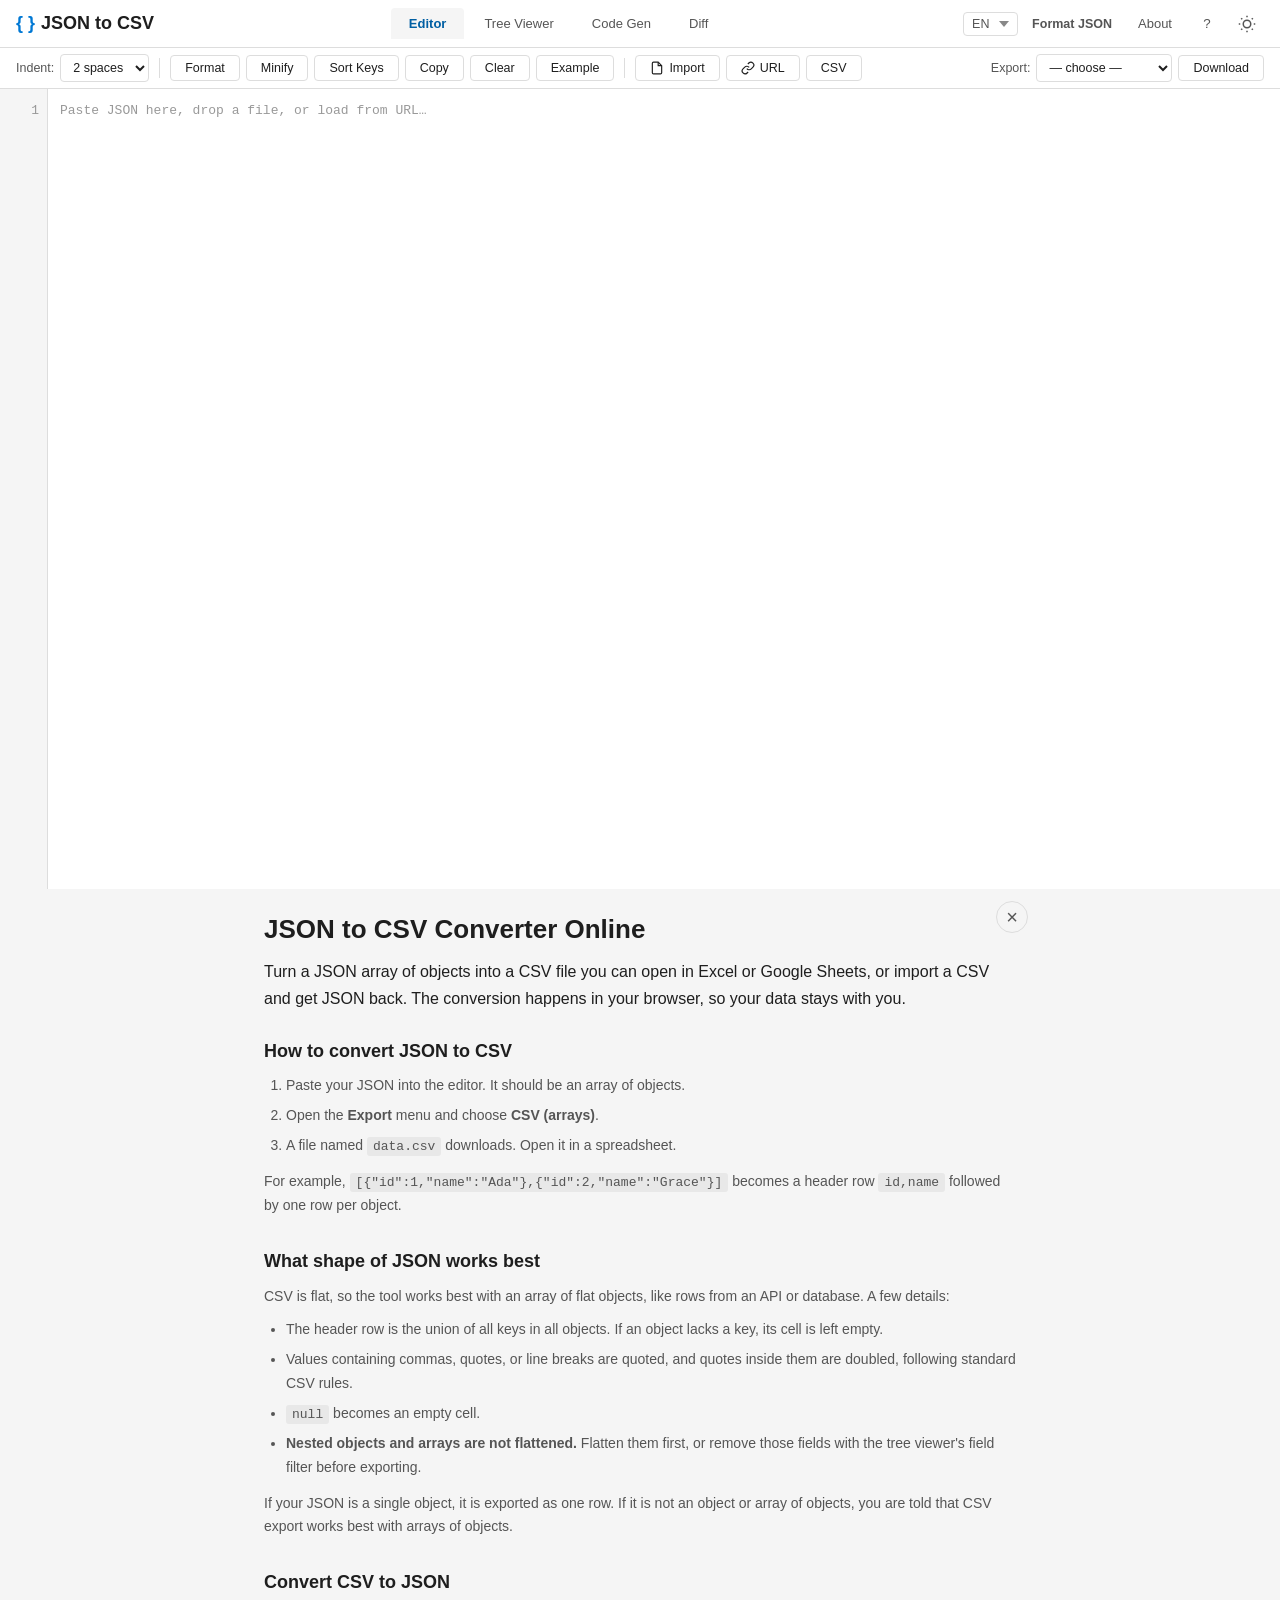
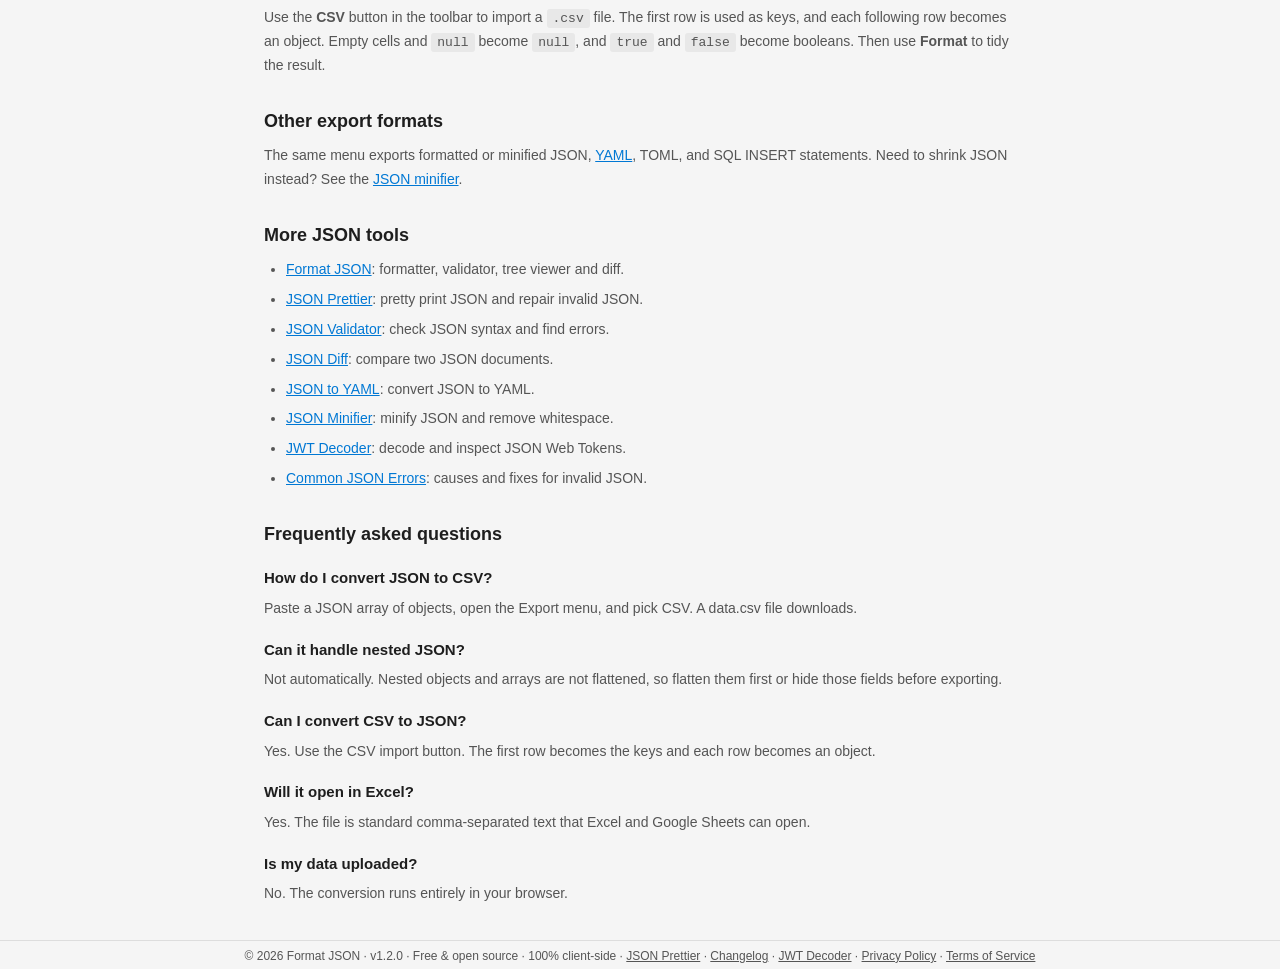
<file: json-to-csv/index.html>
<!DOCTYPE html>
<html lang="en">
<head>
  <!-- Google Tag Manager -->
<script>window.dataLayer=window.dataLayer||[];
(function(){var loaded=false;
function load(){if(loaded)return;loaded=true;
window.dataLayer.push({'gtm.start':new Date().getTime(),event:'gtm.js'});
var s=document.createElement('script');s.async=true;
s.src='https://www.googletagmanager.com/gtm.js?id=GTM-KBB4RLGW';document.head.appendChild(s);}
['pointerdown','keydown','scroll','touchstart'].forEach(function(e){addEventListener(e,load,{once:true,passive:true});});
addEventListener('load',function(){setTimeout(load,4000);});})();</script>
<!-- End Google Tag Manager -->

  <meta charset="UTF-8" />
  <meta name="viewport" content="width=device-width, initial-scale=1.0" />

  <title>JSON to CSV Converter — Export JSON as CSV Online</title>
  <meta name="description" content="Convert JSON to CSV online. Paste an array of objects, export a CSV file for Excel or Google Sheets, or import CSV back to JSON. Free and runs in your browser." />
  <meta name="author" content="format-json.net" />
  <meta name="robots" content="index, follow" />
  <link rel="canonical" href="https://www.format-json.net/json-to-csv/" />

  <meta property="og:type" content="website" />
  <meta property="og:title" content="JSON to CSV Converter — Free &amp; Private" />
  <meta property="og:description" content="Turn a JSON array into a CSV file for spreadsheets, or import CSV as JSON. Everything runs in your browser." />
  <meta property="og:url" content="https://www.format-json.net/json-to-csv/" />
  <meta property="og:site_name" content="Format JSON" />
  <meta property="og:locale" content="en_US" />
  <meta property="og:image" content="https://www.format-json.net/og-image.png" />
  <meta property="og:image:width" content="1200" />
  <meta property="og:image:height" content="630" />

  <meta name="twitter:card" content="summary_large_image" />
  <meta name="twitter:title" content="JSON to CSV Converter — Free &amp; Private" />
  <meta name="twitter:description" content="Turn a JSON array into a CSV file for spreadsheets, or import CSV as JSON. Everything runs in your browser." />
  <meta name="twitter:image" content="https://www.format-json.net/og-image.png" />

  <script type="application/ld+json">
  {
    "@context": "https://schema.org",
    "@type": "WebApplication",
    "name": "JSON to CSV",
    "url": "https://www.format-json.net/json-to-csv/",
    "description": "A free online converter that exports JSON arrays to CSV files and imports CSV back to JSON, entirely in your browser.",
    "applicationCategory": "DeveloperApplication",
    "operatingSystem": "Any",
    "browserRequirements": "Requires a modern web browser",
    "offers": {
      "@type": "Offer",
      "price": "0",
      "priceCurrency": "USD"
    }
  }
  </script>

  <script type="application/ld+json">
  {
    "@context": "https://schema.org",
    "@type": "FAQPage",
    "mainEntity": [
      {
        "@type": "Question",
        "name": "How do I convert JSON to CSV?",
        "acceptedAnswer": {
          "@type": "Answer",
          "text": "Paste a JSON array of objects, open the Export menu, and pick CSV. A data.csv file downloads."
        }
      },
      {
        "@type": "Question",
        "name": "Can it handle nested JSON?",
        "acceptedAnswer": {
          "@type": "Answer",
          "text": "Not automatically. Nested objects and arrays are not flattened, so flatten them first or hide those fields before exporting."
        }
      },
      {
        "@type": "Question",
        "name": "Can I convert CSV to JSON?",
        "acceptedAnswer": {
          "@type": "Answer",
          "text": "Yes. Use the CSV import button. The first row becomes the keys and each row becomes an object."
        }
      },
      {
        "@type": "Question",
        "name": "Will it open in Excel?",
        "acceptedAnswer": {
          "@type": "Answer",
          "text": "Yes. The file is standard comma-separated text that Excel and Google Sheets can open."
        }
      },
      {
        "@type": "Question",
        "name": "Is my data uploaded?",
        "acceptedAnswer": {
          "@type": "Answer",
          "text": "No. The conversion runs entirely in your browser."
        }
      }
    ]
  }
  </script>

  <script type="application/ld+json">
  {
    "@context": "https://schema.org",
    "@type": "BreadcrumbList",
    "itemListElement": [
      {
        "@type": "ListItem",
        "position": 1,
        "name": "Home",
        "item": "https://www.format-json.net/"
      },
      {
        "@type": "ListItem",
        "position": 2,
        "name": "JSON to CSV",
        "item": "https://www.format-json.net/json-to-csv/"
      }
    ]
  }
  </script>

  <link rel="preload" href="../css/styles.css" as="style" />
  <link rel="preload" href="../js/i18n.js" as="script" />
  <link rel="preload" href="../js/app.js" as="script" />

  <link rel="icon" href="/favicon.ico" sizes="48x48" />
  <link rel="icon" type="image/png" href="/icons/favicon-48.png" sizes="48x48" />
  <link rel="apple-touch-icon" href="../icons/icon-192.png" />
  <link rel="stylesheet" href="../css/styles.css" />
  <link rel="manifest" href="../manifest.json" />
  <meta name="theme-color" content="#1e1e2e" />
  <meta name="mobile-web-app-capable" content="yes" />
  <meta name="apple-mobile-web-app-capable" content="yes" />
  <meta name="apple-mobile-web-app-status-bar-style" content="black-translucent" />
</head>
<body>
  <!-- Google Tag Manager (noscript) -->
<noscript><iframe src="https://www.googletagmanager.com/ns.html?id=GTM-KBB4RLGW"
height="0" width="0" style="display:none;visibility:hidden"></iframe></noscript>
<!-- End Google Tag Manager (noscript) -->
  <!-- Top toolbar -->
  <header class="toolbar" role="toolbar" aria-label="Main toolbar">
    <div class="toolbar-left">
      <div class="logo">{ } <span>JSON to CSV</span></div>
    </div>
    <div class="toolbar-center">
      <div class="tab-bar" role="tablist">
        <button class="tab active" role="tab" aria-selected="true" data-tab="editor" data-i18n="tab.editor">Editor</button>
        <button class="tab" role="tab" aria-selected="false" data-tab="viewer" data-i18n="tab.viewer">Tree Viewer</button>
        <button class="tab" role="tab" aria-selected="false" data-tab="codegen" data-i18n="tab.codegen">Code Gen</button>
        <button class="tab" role="tab" aria-selected="false" data-tab="diff" data-i18n="tab.diff">Diff</button>
      </div>
    </div>
    <div class="toolbar-right">
      <select id="lang-select" class="lang-select" title="Select language" aria-label="Select language">
        <option value="en">EN</option>
        <option value="nl">NL</option>
        <option value="de">DE</option>
        <option value="ru">RU</option>
      </select>
      <a href="/" class="tool-link" title="Open Format JSON">Format JSON</a>
      <a href="#about" id="btn-about" class="about-link" title="About this tool" data-i18n="nav.about">About</a>
      <button id="btn-shortcuts" class="icon-btn" data-i18n-title="nav.shortcuts_title" data-i18n-aria="nav.shortcuts" title="Keyboard shortcuts" aria-label="Keyboard shortcuts">&#63;</button>
      <button id="btn-theme" class="icon-btn" data-i18n-title="nav.toggle_theme" data-i18n-aria="nav.toggle_theme_label" title="Toggle dark/light theme" aria-label="Toggle theme">
        <svg width="18" height="18" viewBox="0 0 24 24" fill="none" stroke="currentColor" stroke-width="2"><circle cx="12" cy="12" r="5"/><line x1="12" y1="1" x2="12" y2="3"/><line x1="12" y1="21" x2="12" y2="23"/><line x1="4.22" y1="4.22" x2="5.64" y2="5.64"/><line x1="18.36" y1="18.36" x2="19.78" y2="19.78"/><line x1="1" y1="12" x2="3" y2="12"/><line x1="21" y1="12" x2="23" y2="12"/><line x1="4.22" y1="19.78" x2="5.64" y2="18.36"/><line x1="18.36" y1="5.64" x2="19.78" y2="4.22"/></svg>
      </button>
    </div>
  </header>

  <!-- Action bar -->
  <div class="action-bar">
    <div class="action-group" id="action-group-editor">
      <label class="action-label" for="indent-select" data-i18n="label.indent">Indent:</label>
      <select id="indent-select" class="action-select" title="Indentation size">
        <option value="2" data-i18n="indent.2">2 spaces</option>
        <option value="4" data-i18n="indent.4">4 spaces</option>
        <option value="tab" data-i18n="indent.tab">Tab</option>
      </select>
      <span class="separator"></span>
      <button id="btn-format" class="action-btn" data-i18n="btn.format" data-i18n-title="btn.format_title" title="Format / Beautify JSON (Ctrl+Shift+F)">Format</button>
      <button id="btn-minify" class="action-btn" data-i18n="btn.minify" data-i18n-title="btn.minify_title" title="Minify JSON">Minify</button>
      <button id="btn-sort-keys" class="action-btn" data-i18n="btn.sort_keys" data-i18n-title="btn.sort_keys_title" title="Sort JSON keys alphabetically (Ctrl+Shift+S)">Sort Keys</button>
      <button id="btn-copy" class="action-btn" data-i18n="btn.copy" data-i18n-title="btn.copy_title" title="Copy to clipboard">Copy</button>
      <button id="btn-clear" class="action-btn" data-i18n="btn.clear" data-i18n-title="btn.clear_title" title="Clear editor">Clear</button>
      <button id="btn-sample" class="action-btn" data-i18n="btn.sample" data-i18n-title="btn.sample_title" title="Load an example JSON document">Example</button>
      <span class="separator"></span>
      <button id="btn-load-file" class="action-btn" data-i18n-title="btn.import_title" title="Import JSON file">
        <svg width="14" height="14" viewBox="0 0 24 24" fill="none" stroke="currentColor" stroke-width="2"><path d="M14 2H6a2 2 0 0 0-2 2v16a2 2 0 0 0 2 2h12a2 2 0 0 0 2-2V8z"/><polyline points="14 2 14 8 20 8"/></svg>
        <span data-i18n="btn.import">Import</span>
      </button>
      <button id="btn-load-url" class="action-btn" data-i18n-title="btn.url_title" title="Load JSON from URL">
        <svg width="14" height="14" viewBox="0 0 24 24" fill="none" stroke="currentColor" stroke-width="2"><path d="M10 13a5 5 0 0 0 7.54.54l3-3a5 5 0 0 0-7.07-7.07l-1.72 1.71"/><path d="M14 11a5 5 0 0 0-7.54-.54l-3 3a5 5 0 0 0 7.07 7.07l1.71-1.71"/></svg>
        <span data-i18n="btn.url">URL</span>
      </button>
      <input type="file" id="file-input" accept=".json,.txt" hidden />
      <input type="file" id="csv-input" accept=".csv" hidden />
      <button id="btn-import-csv" class="action-btn" data-i18n="btn.import_csv" data-i18n-title="btn.import_csv_title" title="Import CSV file as JSON">CSV</button>
    </div>
    <div class="action-group" id="action-group-tree" hidden>
      <button id="btn-filter" class="action-btn" data-i18n-title="btn.filter_fields_title" title="Filter fields to simplify tree">
        <svg width="14" height="14" viewBox="0 0 24 24" fill="none" stroke="currentColor" stroke-width="2"><polygon points="22 3 2 3 10 12.46 10 19 14 21 14 12.46 22 3"/></svg>
        <span data-i18n="btn.filter_fields">Filter Fields</span>
      </button>
      <button id="btn-search-toggle" class="action-btn" data-i18n-title="btn.search_title" title="Search (Ctrl+F)">
        <svg width="14" height="14" viewBox="0 0 24 24" fill="none" stroke="currentColor" stroke-width="2"><circle cx="11" cy="11" r="8"/><line x1="21" y1="21" x2="16.65" y2="16.65"/></svg>
        <span data-i18n="btn.search">Search</span>
      </button>
      <button id="btn-expand-all" class="action-btn" data-i18n="btn.expand_all" data-i18n-title="btn.expand_all_title" title="Expand all nodes">Expand All</button>
      <button id="btn-collapse-all" class="action-btn" data-i18n="btn.collapse_all" data-i18n-title="btn.collapse_all_title" title="Collapse all nodes">Collapse All</button>
      <span class="separator"></span>
      <button id="btn-table-view" class="action-btn" data-i18n-title="btn.table_title" title="Switch to table view">
        <svg width="14" height="14" viewBox="0 0 24 24" fill="none" stroke="currentColor" stroke-width="2"><rect x="3" y="3" width="18" height="18" rx="2"/><line x1="3" y1="9" x2="21" y2="9"/><line x1="3" y1="15" x2="21" y2="15"/><line x1="9" y1="9" x2="9" y2="21"/><line x1="15" y1="9" x2="15" y2="21"/></svg>
        <span data-i18n="btn.table">Table</span>
      </button>
    </div>
    <div class="action-group">
      <label class="action-label" for="export-select" data-i18n="label.export">Export:</label>
      <select id="export-select" class="action-select">
        <option value="" data-i18n="export.choose">— choose —</option>
        <option value="json" data-i18n="export.json">JSON (formatted)</option>
        <option value="json-min" data-i18n="export.json_min">JSON (minified)</option>
        <option value="csv" data-i18n="export.csv">CSV (arrays)</option>
        <option value="yaml" data-i18n="export.yaml">YAML</option>
        <option value="toml" data-i18n="export.toml">TOML</option>
        <option value="sql" data-i18n="export.sql">SQL INSERT</option>
      </select>
      <button id="btn-export" class="action-btn" data-i18n="btn.download">Download</button>
    </div>
  </div>

  <!-- Main content panels -->
  <main class="main-content">
    <!-- Editor panel -->
    <section id="panel-editor" class="panel active" role="tabpanel" aria-labelledby="tab-editor">
      <div class="editor-wrap">
        <div id="line-numbers" class="line-numbers" aria-hidden="true">1</div>
        <textarea
          id="json-input"
          class="json-editor"
          spellcheck="false"
          autocomplete="off"
          autocorrect="off"
          autocapitalize="off"
          data-i18n-placeholder="editor.placeholder"
          data-i18n-aria="editor.aria"
          placeholder="Paste JSON here, drop a file, or load from URL…"
          aria-label="JSON input editor"
        ></textarea>
      </div>
      <div id="validation-bar" class="validation-bar" hidden>
        <span id="validation-icon" class="validation-icon"></span>
        <span id="validation-msg" class="validation-msg"></span>
        <button id="validation-goto" class="action-btn small" data-i18n="validation.goto" hidden>Go to error</button>
        <button id="btn-repair" class="action-btn small" data-i18n="btn.repair" data-i18n-title="btn.repair_title" title="Attempt to auto-fix invalid JSON" hidden>Repair JSON</button>
        <a id="btn-decode-jwt" class="action-btn small" href="https://www.format-json.net/json-web-token/" target="_blank" rel="noopener" data-i18n="btn.decode_jwt" data-i18n-title="btn.decode_jwt_title" title="Open JSON Web Token Decoder" hidden style="text-decoration:none;">Decode JWT</a>
        <button id="validation-dismiss" class="icon-btn small" data-i18n-title="validation.dismiss_title" data-i18n-aria="validation.dismiss_label" title="Dismiss" aria-label="Dismiss">&times;</button>
      </div>
      <div id="stats-bar" class="stats-bar" hidden></div>
    </section>

    <!-- Tree viewer panel -->
    <section id="panel-viewer" class="panel" role="tabpanel" aria-labelledby="tab-viewer" hidden>
      <div id="search-bar" class="search-bar" hidden>
        <input id="search-input" type="text" data-i18n-placeholder="search.placeholder" data-i18n-aria="search.aria" placeholder="Search keys or values…" aria-label="Search JSON" />
        <span id="search-count" class="search-count"></span>
        <button id="search-prev" class="icon-btn small" data-i18n-title="search.prev_title" data-i18n-aria="search.prev_label" title="Previous match" aria-label="Previous match">&#9650;</button>
        <button id="search-next" class="icon-btn small" data-i18n-title="search.next_title" data-i18n-aria="search.next_label" title="Next match" aria-label="Next match">&#9660;</button>
        <button id="search-clear" class="icon-btn small" data-i18n-title="search.clear_title" data-i18n-aria="search.clear_label" title="Clear search" aria-label="Clear search">&times;</button>
      </div>
      <div id="tree-container" class="tree-container" tabindex="0" role="tree" data-i18n-aria="tree.aria" aria-label="JSON tree viewer"></div>
      <div id="table-container" class="table-container" hidden></div>
    </section>

    <!-- Diff panel -->
    <section id="panel-diff" class="panel" role="tabpanel" aria-labelledby="tab-diff" hidden>
      <div class="diff-layout">
        <div class="diff-pane">
          <h3 class="diff-title" data-i18n="diff.left">Left</h3>
          <textarea id="diff-left" class="json-editor diff-editor" spellcheck="false" data-i18n-placeholder="diff.left_placeholder" data-i18n-aria="diff.left_aria" placeholder="Paste first JSON…" aria-label="Diff left JSON"></textarea>
        </div>
        <div class="diff-pane">
          <h3 class="diff-title" data-i18n="diff.right">Right</h3>
          <textarea id="diff-right" class="json-editor diff-editor" spellcheck="false" data-i18n-placeholder="diff.right_placeholder" data-i18n-aria="diff.right_aria" placeholder="Paste second JSON…" aria-label="Diff right JSON"></textarea>
        </div>
      </div>
      <div class="diff-actions">
        <button id="btn-diff" class="action-btn primary" data-i18n="btn.compare">Compare</button>
      </div>
      <div id="diff-result" class="diff-result" hidden></div>
    </section>

    <!-- Code Gen panel -->
    <section id="panel-codegen" class="panel" role="tabpanel" aria-labelledby="tab-codegen" hidden>
      <div class="codegen-toolbar">
        <label class="action-label" for="codegen-lang" data-i18n="codegen.label_lang">Language:</label>
        <select id="codegen-lang" class="action-select">
          <option value="typescript">TypeScript</option>
          <option value="csharp">C#</option>
          <option value="java">Java</option>
          <option value="python">Python</option>
          <option value="go">Go</option>
          <option value="rust">Rust</option>
          <option value="kotlin">Kotlin</option>
          <option value="swift">Swift</option>
        </select>
        <label class="action-label" for="codegen-rootname" data-i18n="codegen.label_root">Root class:</label>
        <input id="codegen-rootname" type="text" class="action-input" value="Root" data-i18n-placeholder="codegen.root_placeholder" placeholder="Root" aria-label="Root class name" />
        <button id="btn-codegen" class="action-btn primary" data-i18n="btn.generate">Generate</button>
        <button id="btn-codegen-copy" class="action-btn" data-i18n="btn.codegen_copy">Copy</button>
      </div>
      <div class="codegen-output-wrap">
        <pre id="codegen-output" class="codegen-output" data-i18n-aria="codegen.aria" aria-label="Generated code"></pre>
      </div>
    </section>
  </main>

  <!-- Keyboard Shortcuts modal -->
  <dialog id="shortcuts-dialog" class="modal shortcuts-modal">
    <div class="modal-title" role="heading" aria-level="2" data-i18n="shortcuts.title">Keyboard Shortcuts</div>
    <table class="shortcuts-table">
      <tbody>
        <tr><td><kbd>Ctrl</kbd>+<kbd>Shift</kbd>+<kbd>F</kbd></td><td class="sc-key" data-i18n="btn.format_title">Format / Beautify JSON</td></tr>
        <tr><td><kbd>Ctrl</kbd>+<kbd>Shift</kbd>+<kbd>M</kbd></td><td class="sc-key" data-i18n="btn.minify_title">Minify JSON</td></tr>
        <tr><td><kbd>Ctrl</kbd>+<kbd>Shift</kbd>+<kbd>S</kbd></td><td class="sc-key" data-i18n="btn.sort_keys_title">Sort Keys</td></tr>
        <tr><td><kbd>Ctrl</kbd>+<kbd>Z</kbd></td><td class="sc-key" data-i18n="btn.undo_title">Undo</td></tr>
        <tr><td><kbd>Ctrl</kbd>+<kbd>Y</kbd> / <kbd>Ctrl</kbd>+<kbd>Shift</kbd>+<kbd>Z</kbd></td><td class="sc-key" data-i18n="btn.redo_title">Redo</td></tr>
        <tr><td><kbd>Ctrl</kbd>+<kbd>F</kbd></td><td class="sc-key" data-i18n="btn.search_title">Search (Tree Viewer)</td></tr>
        <tr><td><kbd>?</kbd></td><td class="sc-key" data-i18n="shortcuts.open_hint">Open this shortcuts list</td></tr>
      </tbody>
    </table>
    <div class="modal-actions">
      <button id="shortcuts-close" class="action-btn primary" data-i18n="shortcuts.close">Close</button>
    </div>
  </dialog>

  <!-- JWT Decoder modal -->
  <dialog id="jwt-dialog" class="modal jwt-modal">
    <div class="modal-title" role="heading" aria-level="2" data-i18n="jwt.title">JWT Decoder</div>
    <div id="jwt-content" class="jwt-content"></div>
    <div class="modal-actions">
      <button id="jwt-close" class="action-btn primary" data-i18n="jwt.close">Close</button>
    </div>
  </dialog>

  <!-- URL modal -->
  <dialog id="url-dialog" class="modal">
    <form method="dialog">
      <div class="modal-title" role="heading" aria-level="2" data-i18n="dialog.url_title">Load JSON from URL</div>
      <p class="modal-note" data-i18n="dialog.url_note">The URL must support CORS or be a public API endpoint.</p>
      <input id="url-input" type="url" class="modal-input" data-i18n-placeholder="dialog.url_placeholder" data-i18n-aria="dialog.url_aria" placeholder="https://api.example.com/data.json" required aria-label="JSON URL" />
      <div class="modal-actions">
        <button type="button" class="action-btn" id="url-cancel" data-i18n="btn.cancel">Cancel</button>
        <button type="submit" class="action-btn primary" id="url-load" data-i18n="btn.load">Load</button>
      </div>
    </form>
  </dialog>

  <!-- Filter Fields modal -->
  <dialog id="filter-dialog" class="modal filter-modal">
    <form method="dialog">
      <div class="modal-title" role="heading" aria-level="2" data-i18n="dialog.filter_title">Filter Fields</div>
      <p class="modal-note" data-i18n="dialog.filter_note">Uncheck fields to hide them from the tree view. Arrays appear once.</p>
      <div class="filter-preset-bar">
        <select id="filter-preset-select" title="Saved filter presets">
          <option value="">-- Saved Presets --</option>
        </select>
        <button type="button" id="filter-preset-save" class="action-btn small" data-i18n-title="filter.save_title" title="Save current selection as preset">💾 Save</button>
        <button type="button" id="filter-preset-delete" class="action-btn small" data-i18n-title="filter.delete_title" title="Delete selected preset" disabled>🗑 Delete</button>
        <span id="filter-preset-toast" class="preset-toast" hidden></span>
      </div>
      <div id="filter-preset-name-row" class="filter-preset-name-row" hidden>
        <input type="text" id="filter-preset-name" data-i18n-placeholder="filter.preset_name_placeholder" placeholder="Enter preset name…" maxlength="50" autocomplete="off" />
        <button type="button" id="filter-preset-confirm" class="action-btn small primary" data-i18n="btn.save">Save</button>
        <button type="button" id="filter-preset-name-cancel" class="action-btn small" data-i18n="btn.cancel">Cancel</button>
      </div>
      <div class="filter-actions-top">
        <button type="button" id="filter-select-all" class="action-btn small" data-i18n="btn.select_all">Select All</button>
        <button type="button" id="filter-deselect-all" class="action-btn small" data-i18n="btn.deselect_all">Deselect All</button>
      </div>
      <div id="filter-tree" class="filter-tree-container"></div>
      <div class="modal-actions">
        <button type="button" id="filter-reset" class="action-btn" data-i18n="btn.reset">Reset</button>
        <button type="button" id="filter-cancel" class="action-btn" data-i18n="btn.cancel">Cancel</button>
        <button type="button" id="filter-apply" class="action-btn primary" data-i18n="btn.apply">Apply</button>
      </div>
    </form>
  </dialog>

  <!-- Drop overlay -->
  <div id="drop-overlay" class="drop-overlay" hidden>
    <div class="drop-message">
      <svg width="48" height="48" viewBox="0 0 24 24" fill="none" stroke="currentColor" stroke-width="2"><path d="M21 15v4a2 2 0 0 1-2 2H5a2 2 0 0 1-2-2v-4"/><polyline points="7 10 12 15 17 10"/><line x1="12" y1="15" x2="12" y2="3"/></svg>
      <p data-i18n="drop.message">Drop JSON file here</p>
    </div>
  </div>

  <!-- SEO: visible, crawlable content below the tool (generated by scripts/build-pages.js) -->
  <article id="about" class="seo-content" aria-label="About this tool">
    <button id="btn-close-about" class="about-close-btn" title="Close" aria-label="Close about section">&times;</button>
    <h1>JSON to CSV Converter Online</h1>
    <p class="lead">Turn a JSON array of objects into a CSV file you can open in Excel or Google Sheets, or import a CSV and get JSON back. The conversion happens in your browser, so your data stays with you.</p>

    <section>
      <h2>How to convert JSON to CSV</h2>
      <ol>
        <li>Paste your JSON into the editor. It should be an array of objects.</li>
        <li>Open the <strong>Export</strong> menu and choose <strong>CSV (arrays)</strong>.</li>
        <li>A file named <code>data.csv</code> downloads. Open it in a spreadsheet.</li>
      </ol>
      <p>For example, <code>[{"id":1,"name":"Ada"},{"id":2,"name":"Grace"}]</code> becomes a header row <code>id,name</code> followed by one row per object.</p>
    </section>

    <section>
      <h2>What shape of JSON works best</h2>
      <p>CSV is flat, so the tool works best with an array of flat objects, like rows from an API or database. A few details:</p>
      <ul>
        <li>The header row is the union of all keys in all objects. If an object lacks a key, its cell is left empty.</li>
        <li>Values containing commas, quotes, or line breaks are quoted, and quotes inside them are doubled, following standard CSV rules.</li>
        <li><code>null</code> becomes an empty cell.</li>
        <li><strong>Nested objects and arrays are not flattened.</strong> Flatten them first, or remove those fields with the tree viewer's field filter before exporting.</li>
      </ul>
      <p>If your JSON is a single object, it is exported as one row. If it is not an object or array of objects, you are told that CSV export works best with arrays of objects.</p>
    </section>

    <section>
      <h2>Convert CSV to JSON</h2>
      <p>Use the <strong>CSV</strong> button in the toolbar to import a <code>.csv</code> file. The first row is used as keys, and each following row becomes an object. Empty cells and <code>null</code> become <code>null</code>, and <code>true</code> and <code>false</code> become booleans. Then use <strong>Format</strong> to tidy the result.</p>
    </section>

    <section>
      <h2>Other export formats</h2>
      <p>The same menu exports formatted or minified JSON, <a href="/json-to-yaml/">YAML</a>, TOML, and SQL INSERT statements. Need to shrink JSON instead? See the <a href="/json-minify/">JSON minifier</a>.</p>
    </section>

    <section>
      <h2>More JSON tools</h2>
      <ul>
        <li><a href="/">Format JSON</a>: formatter, validator, tree viewer and diff.</li>
        <li><a href="/json-prettier/">JSON Prettier</a>: pretty print JSON and repair invalid JSON.</li>
        <li><a href="/json-validator/">JSON Validator</a>: check JSON syntax and find errors.</li>
        <li><a href="/json-diff/">JSON Diff</a>: compare two JSON documents.</li>
        <li><a href="/json-to-yaml/">JSON to YAML</a>: convert JSON to YAML.</li>
        <li><a href="/json-minify/">JSON Minifier</a>: minify JSON and remove whitespace.</li>
        <li><a href="/json-web-token/">JWT Decoder</a>: decode and inspect JSON Web Tokens.</li>
        <li><a href="/blog/common-json-errors/">Common JSON Errors</a>: causes and fixes for invalid JSON.</li>
      </ul>
    </section>

    <section id="faq">
      <h2>Frequently asked questions</h2>
      <h3>How do I convert JSON to CSV?</h3>
      <p>Paste a JSON array of objects, open the Export menu, and pick CSV. A data.csv file downloads.</p>

      <h3>Can it handle nested JSON?</h3>
      <p>Not automatically. Nested objects and arrays are not flattened, so flatten them first or hide those fields before exporting.</p>

      <h3>Can I convert CSV to JSON?</h3>
      <p>Yes. Use the CSV import button. The first row becomes the keys and each row becomes an object.</p>

      <h3>Will it open in Excel?</h3>
      <p>Yes. The file is standard comma-separated text that Excel and Google Sheets can open.</p>

      <h3>Is my data uploaded?</h3>
      <p>No. The conversion runs entirely in your browser.</p>
    </section>
  </article>

  <footer class="site-footer">
    <p>&copy; 2026 Format JSON &middot; v1.2.0 &middot; Free &amp; open source &middot; 100% client-side &middot; <a href="https://www.format-json.net/json-prettier/" style="color:inherit;">JSON Prettier</a> &middot; <a href="https://www.format-json.net/changelog/" style="color:inherit;">Changelog</a> &middot; <a href="https://www.format-json.net/json-web-token/" style="color:inherit;">JWT Decoder</a> &middot; <a href="https://www.format-json.net/privacy-policy/" style="color:inherit;">Privacy Policy</a> &middot; <a href="https://www.format-json.net/terms/" style="color:inherit;">Terms of Service</a></p>
  </footer>

  <script src="../js/i18n.js" defer></script>
  <script src="../js/app.js" defer></script>
</body>
</html>
</file>
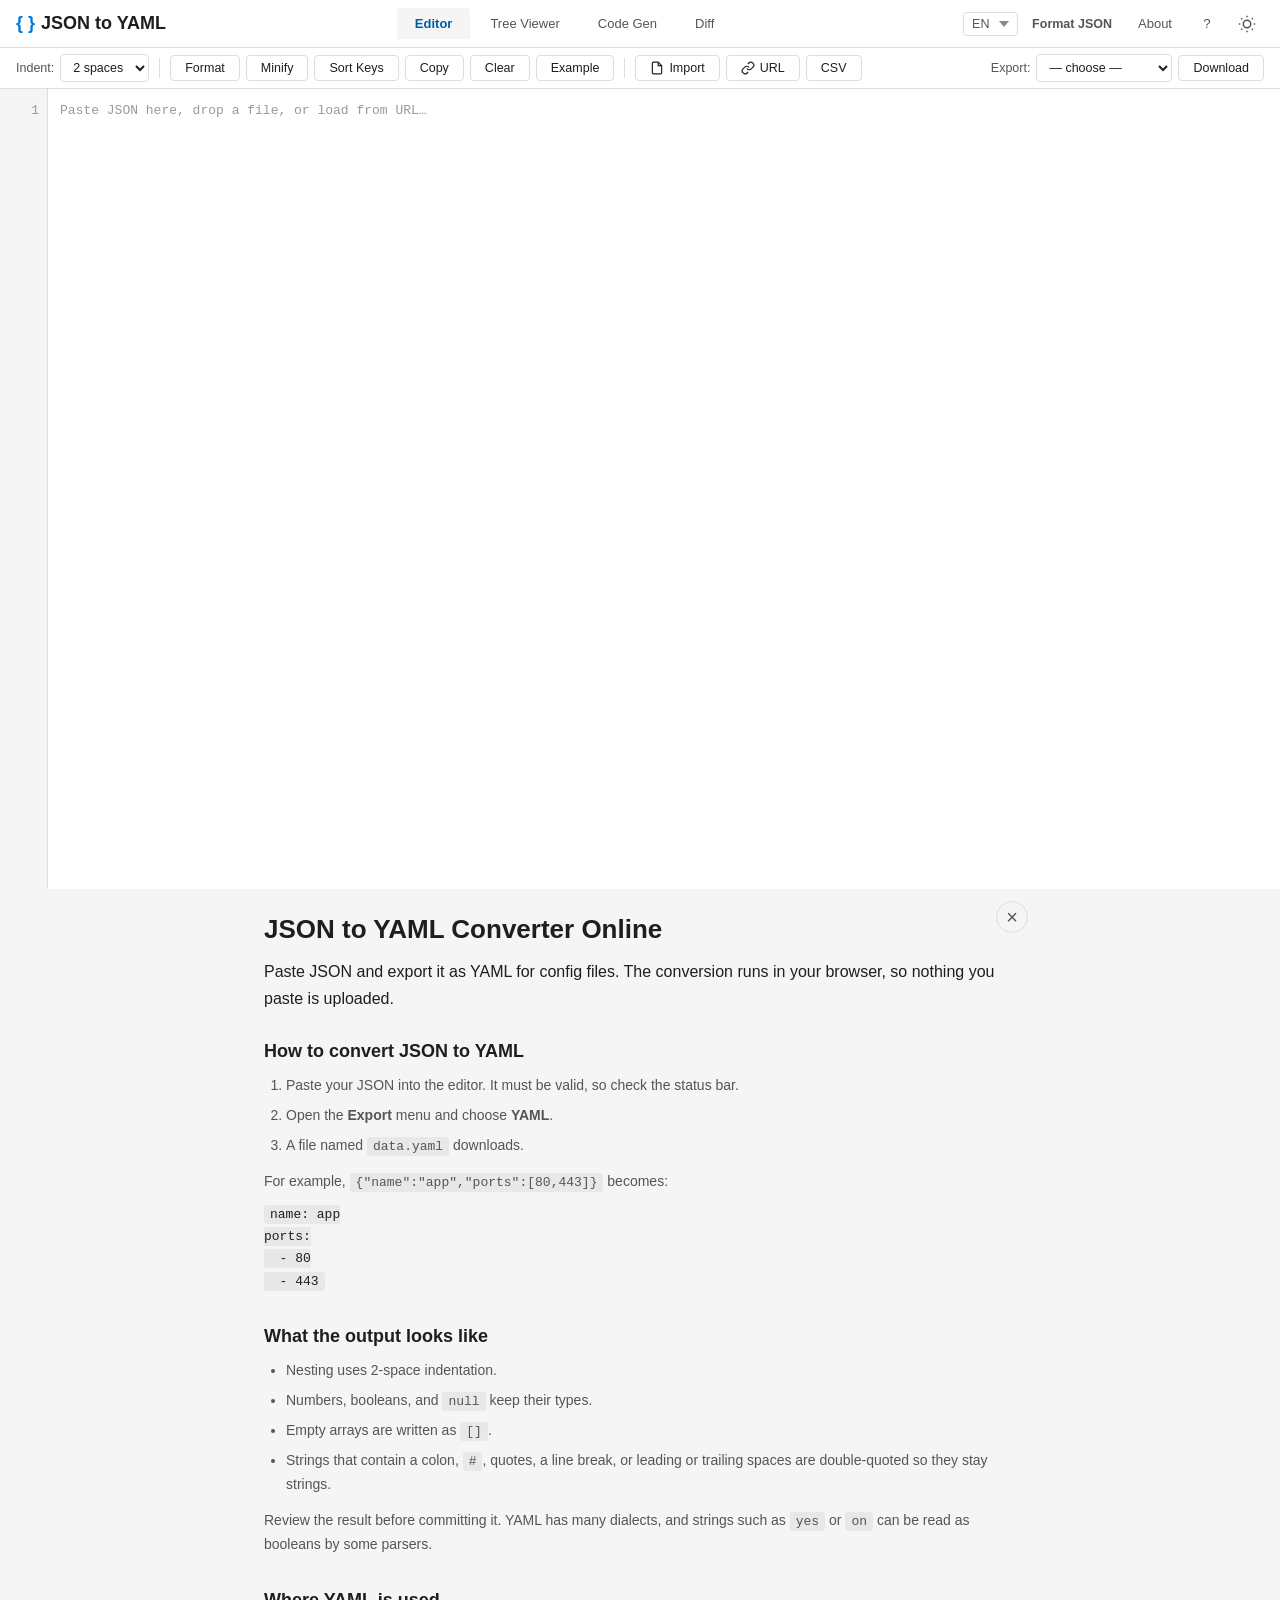
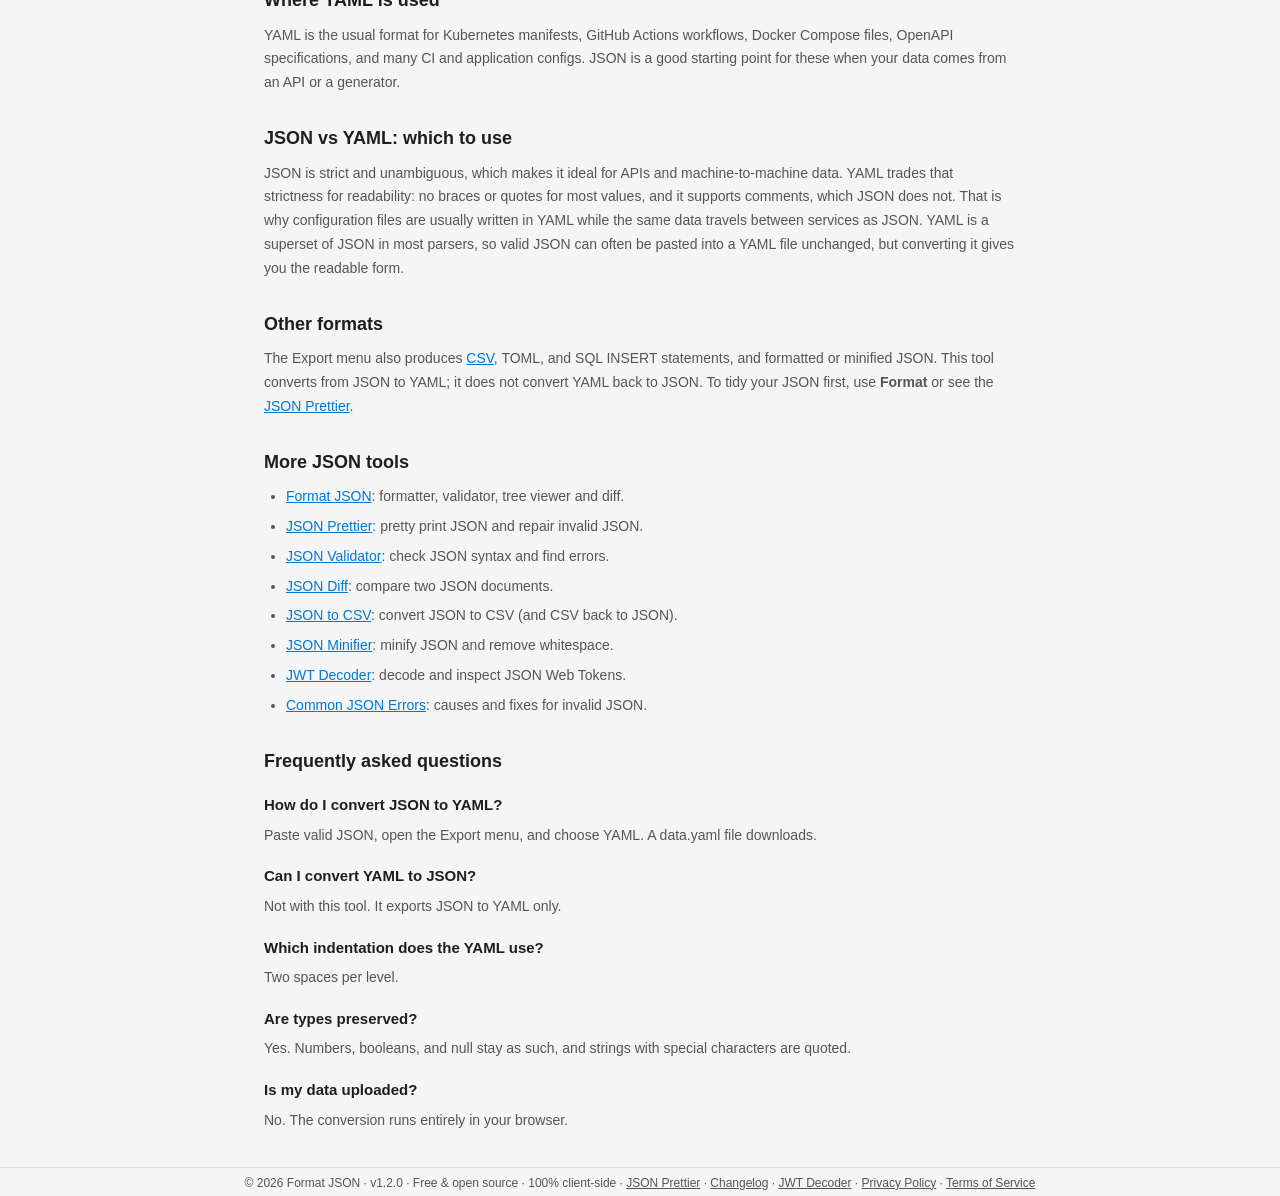
<file: json-to-yaml/index.html>
<!DOCTYPE html>
<html lang="en">
<head>
  <!-- Google Tag Manager -->
<script>window.dataLayer=window.dataLayer||[];
(function(){var loaded=false;
function load(){if(loaded)return;loaded=true;
window.dataLayer.push({'gtm.start':new Date().getTime(),event:'gtm.js'});
var s=document.createElement('script');s.async=true;
s.src='https://www.googletagmanager.com/gtm.js?id=GTM-KBB4RLGW';document.head.appendChild(s);}
['pointerdown','keydown','scroll','touchstart'].forEach(function(e){addEventListener(e,load,{once:true,passive:true});});
addEventListener('load',function(){setTimeout(load,4000);});})();</script>
<!-- End Google Tag Manager -->

  <meta charset="UTF-8" />
  <meta name="viewport" content="width=device-width, initial-scale=1.0" />

  <title>JSON to YAML Converter — Convert JSON to YAML Online</title>
  <meta name="description" content="Convert JSON to YAML online. Paste JSON, export a YAML file for Kubernetes, GitHub Actions, OpenAPI or Docker Compose configs. Free and runs in your browser." />
  <meta name="author" content="format-json.net" />
  <meta name="robots" content="index, follow" />
  <link rel="canonical" href="https://www.format-json.net/json-to-yaml/" />

  <meta property="og:type" content="website" />
  <meta property="og:title" content="JSON to YAML Converter — Free &amp; Private" />
  <meta property="og:description" content="Convert JSON to clean, 2-space-indented YAML in your browser. Free and private." />
  <meta property="og:url" content="https://www.format-json.net/json-to-yaml/" />
  <meta property="og:site_name" content="Format JSON" />
  <meta property="og:locale" content="en_US" />
  <meta property="og:image" content="https://www.format-json.net/og-image.png" />
  <meta property="og:image:width" content="1200" />
  <meta property="og:image:height" content="630" />

  <meta name="twitter:card" content="summary_large_image" />
  <meta name="twitter:title" content="JSON to YAML Converter — Free &amp; Private" />
  <meta name="twitter:description" content="Convert JSON to clean, 2-space-indented YAML in your browser. Free and private." />
  <meta name="twitter:image" content="https://www.format-json.net/og-image.png" />

  <script type="application/ld+json">
  {
    "@context": "https://schema.org",
    "@type": "WebApplication",
    "name": "JSON to YAML",
    "url": "https://www.format-json.net/json-to-yaml/",
    "description": "A free online converter that turns JSON into YAML files, entirely in your browser.",
    "applicationCategory": "DeveloperApplication",
    "operatingSystem": "Any",
    "browserRequirements": "Requires a modern web browser",
    "offers": {
      "@type": "Offer",
      "price": "0",
      "priceCurrency": "USD"
    }
  }
  </script>

  <script type="application/ld+json">
  {
    "@context": "https://schema.org",
    "@type": "FAQPage",
    "mainEntity": [
      {
        "@type": "Question",
        "name": "How do I convert JSON to YAML?",
        "acceptedAnswer": {
          "@type": "Answer",
          "text": "Paste valid JSON, open the Export menu, and choose YAML. A data.yaml file downloads."
        }
      },
      {
        "@type": "Question",
        "name": "Can I convert YAML to JSON?",
        "acceptedAnswer": {
          "@type": "Answer",
          "text": "Not with this tool. It exports JSON to YAML only."
        }
      },
      {
        "@type": "Question",
        "name": "Which indentation does the YAML use?",
        "acceptedAnswer": {
          "@type": "Answer",
          "text": "Two spaces per level."
        }
      },
      {
        "@type": "Question",
        "name": "Are types preserved?",
        "acceptedAnswer": {
          "@type": "Answer",
          "text": "Yes. Numbers, booleans, and null stay as such, and strings with special characters are quoted."
        }
      },
      {
        "@type": "Question",
        "name": "Is my data uploaded?",
        "acceptedAnswer": {
          "@type": "Answer",
          "text": "No. The conversion runs entirely in your browser."
        }
      }
    ]
  }
  </script>

  <script type="application/ld+json">
  {
    "@context": "https://schema.org",
    "@type": "BreadcrumbList",
    "itemListElement": [
      {
        "@type": "ListItem",
        "position": 1,
        "name": "Home",
        "item": "https://www.format-json.net/"
      },
      {
        "@type": "ListItem",
        "position": 2,
        "name": "JSON to YAML",
        "item": "https://www.format-json.net/json-to-yaml/"
      }
    ]
  }
  </script>

  <link rel="preload" href="../css/styles.css" as="style" />
  <link rel="preload" href="../js/i18n.js" as="script" />
  <link rel="preload" href="../js/app.js" as="script" />

  <link rel="icon" href="/favicon.ico" sizes="48x48" />
  <link rel="icon" type="image/png" href="/icons/favicon-48.png" sizes="48x48" />
  <link rel="apple-touch-icon" href="../icons/icon-192.png" />
  <link rel="stylesheet" href="../css/styles.css" />
  <link rel="manifest" href="../manifest.json" />
  <meta name="theme-color" content="#1e1e2e" />
  <meta name="mobile-web-app-capable" content="yes" />
  <meta name="apple-mobile-web-app-capable" content="yes" />
  <meta name="apple-mobile-web-app-status-bar-style" content="black-translucent" />
</head>
<body>
  <!-- Google Tag Manager (noscript) -->
<noscript><iframe src="https://www.googletagmanager.com/ns.html?id=GTM-KBB4RLGW"
height="0" width="0" style="display:none;visibility:hidden"></iframe></noscript>
<!-- End Google Tag Manager (noscript) -->
  <!-- Top toolbar -->
  <header class="toolbar" role="toolbar" aria-label="Main toolbar">
    <div class="toolbar-left">
      <div class="logo">{ } <span>JSON to YAML</span></div>
    </div>
    <div class="toolbar-center">
      <div class="tab-bar" role="tablist">
        <button class="tab active" role="tab" aria-selected="true" data-tab="editor" data-i18n="tab.editor">Editor</button>
        <button class="tab" role="tab" aria-selected="false" data-tab="viewer" data-i18n="tab.viewer">Tree Viewer</button>
        <button class="tab" role="tab" aria-selected="false" data-tab="codegen" data-i18n="tab.codegen">Code Gen</button>
        <button class="tab" role="tab" aria-selected="false" data-tab="diff" data-i18n="tab.diff">Diff</button>
      </div>
    </div>
    <div class="toolbar-right">
      <select id="lang-select" class="lang-select" title="Select language" aria-label="Select language">
        <option value="en">EN</option>
        <option value="nl">NL</option>
        <option value="de">DE</option>
        <option value="ru">RU</option>
      </select>
      <a href="/" class="tool-link" title="Open Format JSON">Format JSON</a>
      <a href="#about" id="btn-about" class="about-link" title="About this tool" data-i18n="nav.about">About</a>
      <button id="btn-shortcuts" class="icon-btn" data-i18n-title="nav.shortcuts_title" data-i18n-aria="nav.shortcuts" title="Keyboard shortcuts" aria-label="Keyboard shortcuts">&#63;</button>
      <button id="btn-theme" class="icon-btn" data-i18n-title="nav.toggle_theme" data-i18n-aria="nav.toggle_theme_label" title="Toggle dark/light theme" aria-label="Toggle theme">
        <svg width="18" height="18" viewBox="0 0 24 24" fill="none" stroke="currentColor" stroke-width="2"><circle cx="12" cy="12" r="5"/><line x1="12" y1="1" x2="12" y2="3"/><line x1="12" y1="21" x2="12" y2="23"/><line x1="4.22" y1="4.22" x2="5.64" y2="5.64"/><line x1="18.36" y1="18.36" x2="19.78" y2="19.78"/><line x1="1" y1="12" x2="3" y2="12"/><line x1="21" y1="12" x2="23" y2="12"/><line x1="4.22" y1="19.78" x2="5.64" y2="18.36"/><line x1="18.36" y1="5.64" x2="19.78" y2="4.22"/></svg>
      </button>
    </div>
  </header>

  <!-- Action bar -->
  <div class="action-bar">
    <div class="action-group" id="action-group-editor">
      <label class="action-label" for="indent-select" data-i18n="label.indent">Indent:</label>
      <select id="indent-select" class="action-select" title="Indentation size">
        <option value="2" data-i18n="indent.2">2 spaces</option>
        <option value="4" data-i18n="indent.4">4 spaces</option>
        <option value="tab" data-i18n="indent.tab">Tab</option>
      </select>
      <span class="separator"></span>
      <button id="btn-format" class="action-btn" data-i18n="btn.format" data-i18n-title="btn.format_title" title="Format / Beautify JSON (Ctrl+Shift+F)">Format</button>
      <button id="btn-minify" class="action-btn" data-i18n="btn.minify" data-i18n-title="btn.minify_title" title="Minify JSON">Minify</button>
      <button id="btn-sort-keys" class="action-btn" data-i18n="btn.sort_keys" data-i18n-title="btn.sort_keys_title" title="Sort JSON keys alphabetically (Ctrl+Shift+S)">Sort Keys</button>
      <button id="btn-copy" class="action-btn" data-i18n="btn.copy" data-i18n-title="btn.copy_title" title="Copy to clipboard">Copy</button>
      <button id="btn-clear" class="action-btn" data-i18n="btn.clear" data-i18n-title="btn.clear_title" title="Clear editor">Clear</button>
      <button id="btn-sample" class="action-btn" data-i18n="btn.sample" data-i18n-title="btn.sample_title" title="Load an example JSON document">Example</button>
      <span class="separator"></span>
      <button id="btn-load-file" class="action-btn" data-i18n-title="btn.import_title" title="Import JSON file">
        <svg width="14" height="14" viewBox="0 0 24 24" fill="none" stroke="currentColor" stroke-width="2"><path d="M14 2H6a2 2 0 0 0-2 2v16a2 2 0 0 0 2 2h12a2 2 0 0 0 2-2V8z"/><polyline points="14 2 14 8 20 8"/></svg>
        <span data-i18n="btn.import">Import</span>
      </button>
      <button id="btn-load-url" class="action-btn" data-i18n-title="btn.url_title" title="Load JSON from URL">
        <svg width="14" height="14" viewBox="0 0 24 24" fill="none" stroke="currentColor" stroke-width="2"><path d="M10 13a5 5 0 0 0 7.54.54l3-3a5 5 0 0 0-7.07-7.07l-1.72 1.71"/><path d="M14 11a5 5 0 0 0-7.54-.54l-3 3a5 5 0 0 0 7.07 7.07l1.71-1.71"/></svg>
        <span data-i18n="btn.url">URL</span>
      </button>
      <input type="file" id="file-input" accept=".json,.txt" hidden />
      <input type="file" id="csv-input" accept=".csv" hidden />
      <button id="btn-import-csv" class="action-btn" data-i18n="btn.import_csv" data-i18n-title="btn.import_csv_title" title="Import CSV file as JSON">CSV</button>
    </div>
    <div class="action-group" id="action-group-tree" hidden>
      <button id="btn-filter" class="action-btn" data-i18n-title="btn.filter_fields_title" title="Filter fields to simplify tree">
        <svg width="14" height="14" viewBox="0 0 24 24" fill="none" stroke="currentColor" stroke-width="2"><polygon points="22 3 2 3 10 12.46 10 19 14 21 14 12.46 22 3"/></svg>
        <span data-i18n="btn.filter_fields">Filter Fields</span>
      </button>
      <button id="btn-search-toggle" class="action-btn" data-i18n-title="btn.search_title" title="Search (Ctrl+F)">
        <svg width="14" height="14" viewBox="0 0 24 24" fill="none" stroke="currentColor" stroke-width="2"><circle cx="11" cy="11" r="8"/><line x1="21" y1="21" x2="16.65" y2="16.65"/></svg>
        <span data-i18n="btn.search">Search</span>
      </button>
      <button id="btn-expand-all" class="action-btn" data-i18n="btn.expand_all" data-i18n-title="btn.expand_all_title" title="Expand all nodes">Expand All</button>
      <button id="btn-collapse-all" class="action-btn" data-i18n="btn.collapse_all" data-i18n-title="btn.collapse_all_title" title="Collapse all nodes">Collapse All</button>
      <span class="separator"></span>
      <button id="btn-table-view" class="action-btn" data-i18n-title="btn.table_title" title="Switch to table view">
        <svg width="14" height="14" viewBox="0 0 24 24" fill="none" stroke="currentColor" stroke-width="2"><rect x="3" y="3" width="18" height="18" rx="2"/><line x1="3" y1="9" x2="21" y2="9"/><line x1="3" y1="15" x2="21" y2="15"/><line x1="9" y1="9" x2="9" y2="21"/><line x1="15" y1="9" x2="15" y2="21"/></svg>
        <span data-i18n="btn.table">Table</span>
      </button>
    </div>
    <div class="action-group">
      <label class="action-label" for="export-select" data-i18n="label.export">Export:</label>
      <select id="export-select" class="action-select">
        <option value="" data-i18n="export.choose">— choose —</option>
        <option value="json" data-i18n="export.json">JSON (formatted)</option>
        <option value="json-min" data-i18n="export.json_min">JSON (minified)</option>
        <option value="csv" data-i18n="export.csv">CSV (arrays)</option>
        <option value="yaml" data-i18n="export.yaml">YAML</option>
        <option value="toml" data-i18n="export.toml">TOML</option>
        <option value="sql" data-i18n="export.sql">SQL INSERT</option>
      </select>
      <button id="btn-export" class="action-btn" data-i18n="btn.download">Download</button>
    </div>
  </div>

  <!-- Main content panels -->
  <main class="main-content">
    <!-- Editor panel -->
    <section id="panel-editor" class="panel active" role="tabpanel" aria-labelledby="tab-editor">
      <div class="editor-wrap">
        <div id="line-numbers" class="line-numbers" aria-hidden="true">1</div>
        <textarea
          id="json-input"
          class="json-editor"
          spellcheck="false"
          autocomplete="off"
          autocorrect="off"
          autocapitalize="off"
          data-i18n-placeholder="editor.placeholder"
          data-i18n-aria="editor.aria"
          placeholder="Paste JSON here, drop a file, or load from URL…"
          aria-label="JSON input editor"
        ></textarea>
      </div>
      <div id="validation-bar" class="validation-bar" hidden>
        <span id="validation-icon" class="validation-icon"></span>
        <span id="validation-msg" class="validation-msg"></span>
        <button id="validation-goto" class="action-btn small" data-i18n="validation.goto" hidden>Go to error</button>
        <button id="btn-repair" class="action-btn small" data-i18n="btn.repair" data-i18n-title="btn.repair_title" title="Attempt to auto-fix invalid JSON" hidden>Repair JSON</button>
        <a id="btn-decode-jwt" class="action-btn small" href="https://www.format-json.net/json-web-token/" target="_blank" rel="noopener" data-i18n="btn.decode_jwt" data-i18n-title="btn.decode_jwt_title" title="Open JSON Web Token Decoder" hidden style="text-decoration:none;">Decode JWT</a>
        <button id="validation-dismiss" class="icon-btn small" data-i18n-title="validation.dismiss_title" data-i18n-aria="validation.dismiss_label" title="Dismiss" aria-label="Dismiss">&times;</button>
      </div>
      <div id="stats-bar" class="stats-bar" hidden></div>
    </section>

    <!-- Tree viewer panel -->
    <section id="panel-viewer" class="panel" role="tabpanel" aria-labelledby="tab-viewer" hidden>
      <div id="search-bar" class="search-bar" hidden>
        <input id="search-input" type="text" data-i18n-placeholder="search.placeholder" data-i18n-aria="search.aria" placeholder="Search keys or values…" aria-label="Search JSON" />
        <span id="search-count" class="search-count"></span>
        <button id="search-prev" class="icon-btn small" data-i18n-title="search.prev_title" data-i18n-aria="search.prev_label" title="Previous match" aria-label="Previous match">&#9650;</button>
        <button id="search-next" class="icon-btn small" data-i18n-title="search.next_title" data-i18n-aria="search.next_label" title="Next match" aria-label="Next match">&#9660;</button>
        <button id="search-clear" class="icon-btn small" data-i18n-title="search.clear_title" data-i18n-aria="search.clear_label" title="Clear search" aria-label="Clear search">&times;</button>
      </div>
      <div id="tree-container" class="tree-container" tabindex="0" role="tree" data-i18n-aria="tree.aria" aria-label="JSON tree viewer"></div>
      <div id="table-container" class="table-container" hidden></div>
    </section>

    <!-- Diff panel -->
    <section id="panel-diff" class="panel" role="tabpanel" aria-labelledby="tab-diff" hidden>
      <div class="diff-layout">
        <div class="diff-pane">
          <h3 class="diff-title" data-i18n="diff.left">Left</h3>
          <textarea id="diff-left" class="json-editor diff-editor" spellcheck="false" data-i18n-placeholder="diff.left_placeholder" data-i18n-aria="diff.left_aria" placeholder="Paste first JSON…" aria-label="Diff left JSON"></textarea>
        </div>
        <div class="diff-pane">
          <h3 class="diff-title" data-i18n="diff.right">Right</h3>
          <textarea id="diff-right" class="json-editor diff-editor" spellcheck="false" data-i18n-placeholder="diff.right_placeholder" data-i18n-aria="diff.right_aria" placeholder="Paste second JSON…" aria-label="Diff right JSON"></textarea>
        </div>
      </div>
      <div class="diff-actions">
        <button id="btn-diff" class="action-btn primary" data-i18n="btn.compare">Compare</button>
      </div>
      <div id="diff-result" class="diff-result" hidden></div>
    </section>

    <!-- Code Gen panel -->
    <section id="panel-codegen" class="panel" role="tabpanel" aria-labelledby="tab-codegen" hidden>
      <div class="codegen-toolbar">
        <label class="action-label" for="codegen-lang" data-i18n="codegen.label_lang">Language:</label>
        <select id="codegen-lang" class="action-select">
          <option value="typescript">TypeScript</option>
          <option value="csharp">C#</option>
          <option value="java">Java</option>
          <option value="python">Python</option>
          <option value="go">Go</option>
          <option value="rust">Rust</option>
          <option value="kotlin">Kotlin</option>
          <option value="swift">Swift</option>
        </select>
        <label class="action-label" for="codegen-rootname" data-i18n="codegen.label_root">Root class:</label>
        <input id="codegen-rootname" type="text" class="action-input" value="Root" data-i18n-placeholder="codegen.root_placeholder" placeholder="Root" aria-label="Root class name" />
        <button id="btn-codegen" class="action-btn primary" data-i18n="btn.generate">Generate</button>
        <button id="btn-codegen-copy" class="action-btn" data-i18n="btn.codegen_copy">Copy</button>
      </div>
      <div class="codegen-output-wrap">
        <pre id="codegen-output" class="codegen-output" data-i18n-aria="codegen.aria" aria-label="Generated code"></pre>
      </div>
    </section>
  </main>

  <!-- Keyboard Shortcuts modal -->
  <dialog id="shortcuts-dialog" class="modal shortcuts-modal">
    <div class="modal-title" role="heading" aria-level="2" data-i18n="shortcuts.title">Keyboard Shortcuts</div>
    <table class="shortcuts-table">
      <tbody>
        <tr><td><kbd>Ctrl</kbd>+<kbd>Shift</kbd>+<kbd>F</kbd></td><td class="sc-key" data-i18n="btn.format_title">Format / Beautify JSON</td></tr>
        <tr><td><kbd>Ctrl</kbd>+<kbd>Shift</kbd>+<kbd>M</kbd></td><td class="sc-key" data-i18n="btn.minify_title">Minify JSON</td></tr>
        <tr><td><kbd>Ctrl</kbd>+<kbd>Shift</kbd>+<kbd>S</kbd></td><td class="sc-key" data-i18n="btn.sort_keys_title">Sort Keys</td></tr>
        <tr><td><kbd>Ctrl</kbd>+<kbd>Z</kbd></td><td class="sc-key" data-i18n="btn.undo_title">Undo</td></tr>
        <tr><td><kbd>Ctrl</kbd>+<kbd>Y</kbd> / <kbd>Ctrl</kbd>+<kbd>Shift</kbd>+<kbd>Z</kbd></td><td class="sc-key" data-i18n="btn.redo_title">Redo</td></tr>
        <tr><td><kbd>Ctrl</kbd>+<kbd>F</kbd></td><td class="sc-key" data-i18n="btn.search_title">Search (Tree Viewer)</td></tr>
        <tr><td><kbd>?</kbd></td><td class="sc-key" data-i18n="shortcuts.open_hint">Open this shortcuts list</td></tr>
      </tbody>
    </table>
    <div class="modal-actions">
      <button id="shortcuts-close" class="action-btn primary" data-i18n="shortcuts.close">Close</button>
    </div>
  </dialog>

  <!-- JWT Decoder modal -->
  <dialog id="jwt-dialog" class="modal jwt-modal">
    <div class="modal-title" role="heading" aria-level="2" data-i18n="jwt.title">JWT Decoder</div>
    <div id="jwt-content" class="jwt-content"></div>
    <div class="modal-actions">
      <button id="jwt-close" class="action-btn primary" data-i18n="jwt.close">Close</button>
    </div>
  </dialog>

  <!-- URL modal -->
  <dialog id="url-dialog" class="modal">
    <form method="dialog">
      <div class="modal-title" role="heading" aria-level="2" data-i18n="dialog.url_title">Load JSON from URL</div>
      <p class="modal-note" data-i18n="dialog.url_note">The URL must support CORS or be a public API endpoint.</p>
      <input id="url-input" type="url" class="modal-input" data-i18n-placeholder="dialog.url_placeholder" data-i18n-aria="dialog.url_aria" placeholder="https://api.example.com/data.json" required aria-label="JSON URL" />
      <div class="modal-actions">
        <button type="button" class="action-btn" id="url-cancel" data-i18n="btn.cancel">Cancel</button>
        <button type="submit" class="action-btn primary" id="url-load" data-i18n="btn.load">Load</button>
      </div>
    </form>
  </dialog>

  <!-- Filter Fields modal -->
  <dialog id="filter-dialog" class="modal filter-modal">
    <form method="dialog">
      <div class="modal-title" role="heading" aria-level="2" data-i18n="dialog.filter_title">Filter Fields</div>
      <p class="modal-note" data-i18n="dialog.filter_note">Uncheck fields to hide them from the tree view. Arrays appear once.</p>
      <div class="filter-preset-bar">
        <select id="filter-preset-select" title="Saved filter presets">
          <option value="">-- Saved Presets --</option>
        </select>
        <button type="button" id="filter-preset-save" class="action-btn small" data-i18n-title="filter.save_title" title="Save current selection as preset">💾 Save</button>
        <button type="button" id="filter-preset-delete" class="action-btn small" data-i18n-title="filter.delete_title" title="Delete selected preset" disabled>🗑 Delete</button>
        <span id="filter-preset-toast" class="preset-toast" hidden></span>
      </div>
      <div id="filter-preset-name-row" class="filter-preset-name-row" hidden>
        <input type="text" id="filter-preset-name" data-i18n-placeholder="filter.preset_name_placeholder" placeholder="Enter preset name…" maxlength="50" autocomplete="off" />
        <button type="button" id="filter-preset-confirm" class="action-btn small primary" data-i18n="btn.save">Save</button>
        <button type="button" id="filter-preset-name-cancel" class="action-btn small" data-i18n="btn.cancel">Cancel</button>
      </div>
      <div class="filter-actions-top">
        <button type="button" id="filter-select-all" class="action-btn small" data-i18n="btn.select_all">Select All</button>
        <button type="button" id="filter-deselect-all" class="action-btn small" data-i18n="btn.deselect_all">Deselect All</button>
      </div>
      <div id="filter-tree" class="filter-tree-container"></div>
      <div class="modal-actions">
        <button type="button" id="filter-reset" class="action-btn" data-i18n="btn.reset">Reset</button>
        <button type="button" id="filter-cancel" class="action-btn" data-i18n="btn.cancel">Cancel</button>
        <button type="button" id="filter-apply" class="action-btn primary" data-i18n="btn.apply">Apply</button>
      </div>
    </form>
  </dialog>

  <!-- Drop overlay -->
  <div id="drop-overlay" class="drop-overlay" hidden>
    <div class="drop-message">
      <svg width="48" height="48" viewBox="0 0 24 24" fill="none" stroke="currentColor" stroke-width="2"><path d="M21 15v4a2 2 0 0 1-2 2H5a2 2 0 0 1-2-2v-4"/><polyline points="7 10 12 15 17 10"/><line x1="12" y1="15" x2="12" y2="3"/></svg>
      <p data-i18n="drop.message">Drop JSON file here</p>
    </div>
  </div>

  <!-- SEO: visible, crawlable content below the tool (generated by scripts/build-pages.js) -->
  <article id="about" class="seo-content" aria-label="About this tool">
    <button id="btn-close-about" class="about-close-btn" title="Close" aria-label="Close about section">&times;</button>
    <h1>JSON to YAML Converter Online</h1>
    <p class="lead">Paste JSON and export it as YAML for config files. The conversion runs in your browser, so nothing you paste is uploaded.</p>

    <section>
      <h2>How to convert JSON to YAML</h2>
      <ol>
        <li>Paste your JSON into the editor. It must be valid, so check the status bar.</li>
        <li>Open the <strong>Export</strong> menu and choose <strong>YAML</strong>.</li>
        <li>A file named <code>data.yaml</code> downloads.</li>
      </ol>
      <p>For example, <code>{"name":"app","ports":[80,443]}</code> becomes:</p>
      <pre><code>name: app
ports:
  - 80
  - 443</code></pre>
    </section>

    <section>
      <h2>What the output looks like</h2>
      <ul>
        <li>Nesting uses 2-space indentation.</li>
        <li>Numbers, booleans, and <code>null</code> keep their types.</li>
        <li>Empty arrays are written as <code>[]</code>.</li>
        <li>Strings that contain a colon, <code>#</code>, quotes, a line break, or leading or trailing spaces are double-quoted so they stay strings.</li>
      </ul>
      <p>Review the result before committing it. YAML has many dialects, and strings such as <code>yes</code> or <code>on</code> can be read as booleans by some parsers.</p>
    </section>

    <section>
      <h2>Where YAML is used</h2>
      <p>YAML is the usual format for Kubernetes manifests, GitHub Actions workflows, Docker Compose files, OpenAPI specifications, and many CI and application configs. JSON is a good starting point for these when your data comes from an API or a generator.</p>
    </section>

    <section>
      <h2>JSON vs YAML: which to use</h2>
      <p>JSON is strict and unambiguous, which makes it ideal for APIs and machine-to-machine data. YAML trades that strictness for readability: no braces or quotes for most values, and it supports comments, which JSON does not. That is why configuration files are usually written in YAML while the same data travels between services as JSON. YAML is a superset of JSON in most parsers, so valid JSON can often be pasted into a YAML file unchanged, but converting it gives you the readable form.</p>
    </section>

    <section>
      <h2>Other formats</h2>
      <p>The Export menu also produces <a href="/json-to-csv/">CSV</a>, TOML, and SQL INSERT statements, and formatted or minified JSON. This tool converts from JSON to YAML; it does not convert YAML back to JSON. To tidy your JSON first, use <strong>Format</strong> or see the <a href="/json-prettier/">JSON Prettier</a>.</p>
    </section>

    <section>
      <h2>More JSON tools</h2>
      <ul>
        <li><a href="/">Format JSON</a>: formatter, validator, tree viewer and diff.</li>
        <li><a href="/json-prettier/">JSON Prettier</a>: pretty print JSON and repair invalid JSON.</li>
        <li><a href="/json-validator/">JSON Validator</a>: check JSON syntax and find errors.</li>
        <li><a href="/json-diff/">JSON Diff</a>: compare two JSON documents.</li>
        <li><a href="/json-to-csv/">JSON to CSV</a>: convert JSON to CSV (and CSV back to JSON).</li>
        <li><a href="/json-minify/">JSON Minifier</a>: minify JSON and remove whitespace.</li>
        <li><a href="/json-web-token/">JWT Decoder</a>: decode and inspect JSON Web Tokens.</li>
        <li><a href="/blog/common-json-errors/">Common JSON Errors</a>: causes and fixes for invalid JSON.</li>
      </ul>
    </section>

    <section id="faq">
      <h2>Frequently asked questions</h2>
      <h3>How do I convert JSON to YAML?</h3>
      <p>Paste valid JSON, open the Export menu, and choose YAML. A data.yaml file downloads.</p>

      <h3>Can I convert YAML to JSON?</h3>
      <p>Not with this tool. It exports JSON to YAML only.</p>

      <h3>Which indentation does the YAML use?</h3>
      <p>Two spaces per level.</p>

      <h3>Are types preserved?</h3>
      <p>Yes. Numbers, booleans, and null stay as such, and strings with special characters are quoted.</p>

      <h3>Is my data uploaded?</h3>
      <p>No. The conversion runs entirely in your browser.</p>
    </section>
  </article>

  <footer class="site-footer">
    <p>&copy; 2026 Format JSON &middot; v1.2.0 &middot; Free &amp; open source &middot; 100% client-side &middot; <a href="https://www.format-json.net/json-prettier/" style="color:inherit;">JSON Prettier</a> &middot; <a href="https://www.format-json.net/changelog/" style="color:inherit;">Changelog</a> &middot; <a href="https://www.format-json.net/json-web-token/" style="color:inherit;">JWT Decoder</a> &middot; <a href="https://www.format-json.net/privacy-policy/" style="color:inherit;">Privacy Policy</a> &middot; <a href="https://www.format-json.net/terms/" style="color:inherit;">Terms of Service</a></p>
  </footer>

  <script src="../js/i18n.js" defer></script>
  <script src="../js/app.js" defer></script>
</body>
</html>
</file>
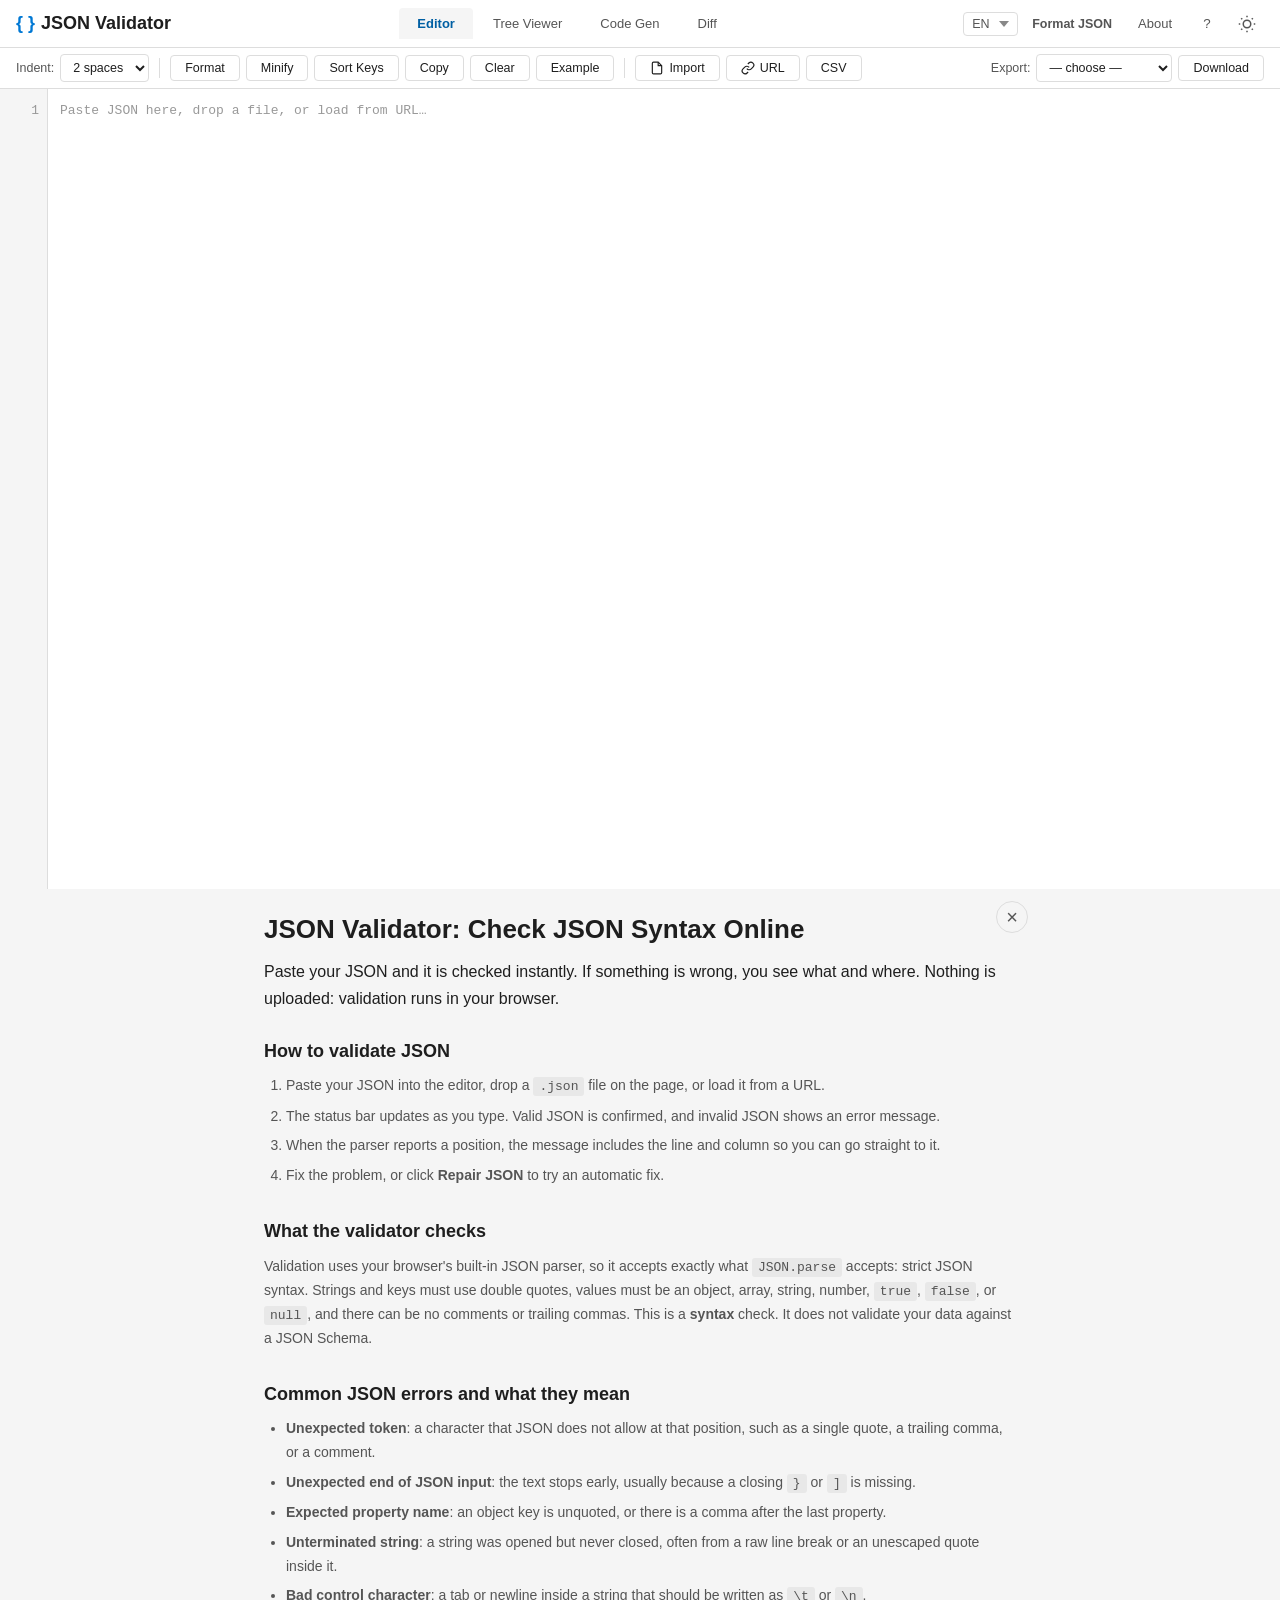
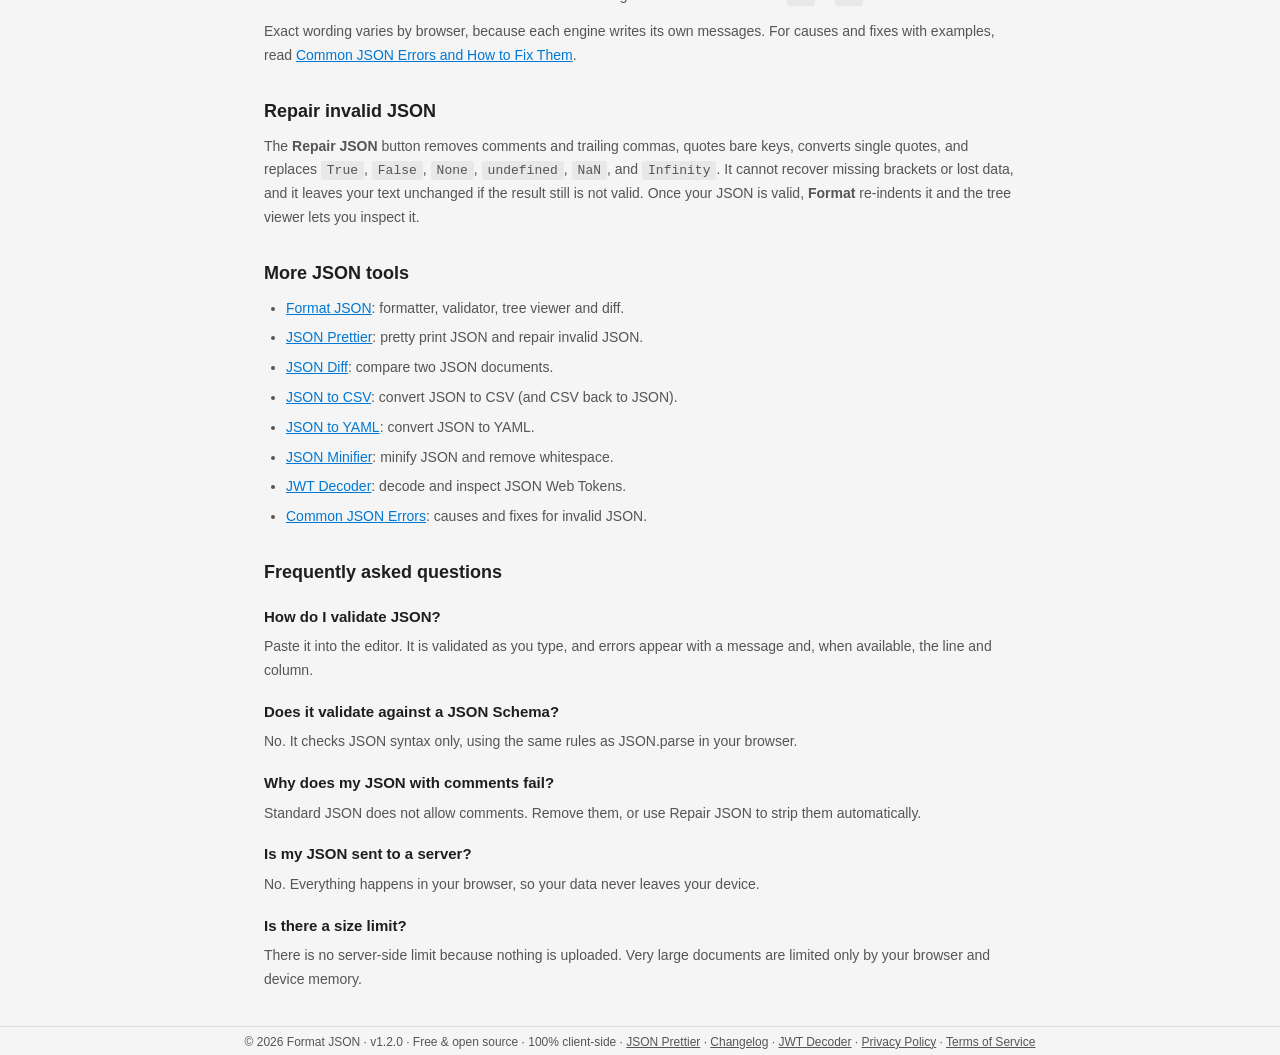
<file: json-validator/index.html>
<!DOCTYPE html>
<html lang="en">
<head>
  <!-- Google Tag Manager -->
<script>window.dataLayer=window.dataLayer||[];
(function(){var loaded=false;
function load(){if(loaded)return;loaded=true;
window.dataLayer.push({'gtm.start':new Date().getTime(),event:'gtm.js'});
var s=document.createElement('script');s.async=true;
s.src='https://www.googletagmanager.com/gtm.js?id=GTM-KBB4RLGW';document.head.appendChild(s);}
['pointerdown','keydown','scroll','touchstart'].forEach(function(e){addEventListener(e,load,{once:true,passive:true});});
addEventListener('load',function(){setTimeout(load,4000);});})();</script>
<!-- End Google Tag Manager -->

  <meta charset="UTF-8" />
  <meta name="viewport" content="width=device-width, initial-scale=1.0" />

  <title>JSON Validator — Check &amp; Validate JSON Syntax Online</title>
  <meta name="description" content="Free online JSON validator. Paste JSON to check its syntax instantly, see the exact line and column of any error, and repair common mistakes. Private — runs in your browser." />
  <meta name="author" content="format-json.net" />
  <meta name="robots" content="index, follow" />
  <link rel="canonical" href="https://www.format-json.net/json-validator/" />

  <meta property="og:type" content="website" />
  <meta property="og:title" content="JSON Validator — Check JSON Syntax Online" />
  <meta property="og:description" content="Validate JSON as you type and find the exact line and column of syntax errors. Free, private, and runs in your browser." />
  <meta property="og:url" content="https://www.format-json.net/json-validator/" />
  <meta property="og:site_name" content="Format JSON" />
  <meta property="og:locale" content="en_US" />
  <meta property="og:image" content="https://www.format-json.net/og-image.png" />
  <meta property="og:image:width" content="1200" />
  <meta property="og:image:height" content="630" />

  <meta name="twitter:card" content="summary_large_image" />
  <meta name="twitter:title" content="JSON Validator — Check JSON Syntax Online" />
  <meta name="twitter:description" content="Validate JSON as you type and find the exact line and column of syntax errors. Free, private, and runs in your browser." />
  <meta name="twitter:image" content="https://www.format-json.net/og-image.png" />

  <script type="application/ld+json">
  {
    "@context": "https://schema.org",
    "@type": "WebApplication",
    "name": "JSON Validator",
    "url": "https://www.format-json.net/json-validator/",
    "description": "A free online JSON validator that checks syntax as you type, reports the line and column of errors, and can repair common mistakes, entirely in your browser.",
    "applicationCategory": "DeveloperApplication",
    "operatingSystem": "Any",
    "browserRequirements": "Requires a modern web browser",
    "offers": {
      "@type": "Offer",
      "price": "0",
      "priceCurrency": "USD"
    }
  }
  </script>

  <script type="application/ld+json">
  {
    "@context": "https://schema.org",
    "@type": "FAQPage",
    "mainEntity": [
      {
        "@type": "Question",
        "name": "How do I validate JSON?",
        "acceptedAnswer": {
          "@type": "Answer",
          "text": "Paste it into the editor. It is validated as you type, and errors appear with a message and, when available, the line and column."
        }
      },
      {
        "@type": "Question",
        "name": "Does it validate against a JSON Schema?",
        "acceptedAnswer": {
          "@type": "Answer",
          "text": "No. It checks JSON syntax only, using the same rules as JSON.parse in your browser."
        }
      },
      {
        "@type": "Question",
        "name": "Why does my JSON with comments fail?",
        "acceptedAnswer": {
          "@type": "Answer",
          "text": "Standard JSON does not allow comments. Remove them, or use Repair JSON to strip them automatically."
        }
      },
      {
        "@type": "Question",
        "name": "Is my JSON sent to a server?",
        "acceptedAnswer": {
          "@type": "Answer",
          "text": "No. Everything happens in your browser, so your data never leaves your device."
        }
      },
      {
        "@type": "Question",
        "name": "Is there a size limit?",
        "acceptedAnswer": {
          "@type": "Answer",
          "text": "There is no server-side limit because nothing is uploaded. Very large documents are limited only by your browser and device memory."
        }
      }
    ]
  }
  </script>

  <script type="application/ld+json">
  {
    "@context": "https://schema.org",
    "@type": "BreadcrumbList",
    "itemListElement": [
      {
        "@type": "ListItem",
        "position": 1,
        "name": "Home",
        "item": "https://www.format-json.net/"
      },
      {
        "@type": "ListItem",
        "position": 2,
        "name": "JSON Validator",
        "item": "https://www.format-json.net/json-validator/"
      }
    ]
  }
  </script>

  <link rel="preload" href="../css/styles.css" as="style" />
  <link rel="preload" href="../js/i18n.js" as="script" />
  <link rel="preload" href="../js/app.js" as="script" />

  <link rel="icon" href="/favicon.ico" sizes="48x48" />
  <link rel="icon" type="image/png" href="/icons/favicon-48.png" sizes="48x48" />
  <link rel="apple-touch-icon" href="../icons/icon-192.png" />
  <link rel="stylesheet" href="../css/styles.css" />
  <link rel="manifest" href="../manifest.json" />
  <meta name="theme-color" content="#1e1e2e" />
  <meta name="mobile-web-app-capable" content="yes" />
  <meta name="apple-mobile-web-app-capable" content="yes" />
  <meta name="apple-mobile-web-app-status-bar-style" content="black-translucent" />
</head>
<body>
  <!-- Google Tag Manager (noscript) -->
<noscript><iframe src="https://www.googletagmanager.com/ns.html?id=GTM-KBB4RLGW"
height="0" width="0" style="display:none;visibility:hidden"></iframe></noscript>
<!-- End Google Tag Manager (noscript) -->
  <!-- Top toolbar -->
  <header class="toolbar" role="toolbar" aria-label="Main toolbar">
    <div class="toolbar-left">
      <div class="logo">{ } <span>JSON Validator</span></div>
    </div>
    <div class="toolbar-center">
      <div class="tab-bar" role="tablist">
        <button class="tab active" role="tab" aria-selected="true" data-tab="editor" data-i18n="tab.editor">Editor</button>
        <button class="tab" role="tab" aria-selected="false" data-tab="viewer" data-i18n="tab.viewer">Tree Viewer</button>
        <button class="tab" role="tab" aria-selected="false" data-tab="codegen" data-i18n="tab.codegen">Code Gen</button>
        <button class="tab" role="tab" aria-selected="false" data-tab="diff" data-i18n="tab.diff">Diff</button>
      </div>
    </div>
    <div class="toolbar-right">
      <select id="lang-select" class="lang-select" title="Select language" aria-label="Select language">
        <option value="en">EN</option>
        <option value="nl">NL</option>
        <option value="de">DE</option>
        <option value="ru">RU</option>
      </select>
      <a href="/" class="tool-link" title="Open Format JSON">Format JSON</a>
      <a href="#about" id="btn-about" class="about-link" title="About this tool" data-i18n="nav.about">About</a>
      <button id="btn-shortcuts" class="icon-btn" data-i18n-title="nav.shortcuts_title" data-i18n-aria="nav.shortcuts" title="Keyboard shortcuts" aria-label="Keyboard shortcuts">&#63;</button>
      <button id="btn-theme" class="icon-btn" data-i18n-title="nav.toggle_theme" data-i18n-aria="nav.toggle_theme_label" title="Toggle dark/light theme" aria-label="Toggle theme">
        <svg width="18" height="18" viewBox="0 0 24 24" fill="none" stroke="currentColor" stroke-width="2"><circle cx="12" cy="12" r="5"/><line x1="12" y1="1" x2="12" y2="3"/><line x1="12" y1="21" x2="12" y2="23"/><line x1="4.22" y1="4.22" x2="5.64" y2="5.64"/><line x1="18.36" y1="18.36" x2="19.78" y2="19.78"/><line x1="1" y1="12" x2="3" y2="12"/><line x1="21" y1="12" x2="23" y2="12"/><line x1="4.22" y1="19.78" x2="5.64" y2="18.36"/><line x1="18.36" y1="5.64" x2="19.78" y2="4.22"/></svg>
      </button>
    </div>
  </header>

  <!-- Action bar -->
  <div class="action-bar">
    <div class="action-group" id="action-group-editor">
      <label class="action-label" for="indent-select" data-i18n="label.indent">Indent:</label>
      <select id="indent-select" class="action-select" title="Indentation size">
        <option value="2" data-i18n="indent.2">2 spaces</option>
        <option value="4" data-i18n="indent.4">4 spaces</option>
        <option value="tab" data-i18n="indent.tab">Tab</option>
      </select>
      <span class="separator"></span>
      <button id="btn-format" class="action-btn" data-i18n="btn.format" data-i18n-title="btn.format_title" title="Format / Beautify JSON (Ctrl+Shift+F)">Format</button>
      <button id="btn-minify" class="action-btn" data-i18n="btn.minify" data-i18n-title="btn.minify_title" title="Minify JSON">Minify</button>
      <button id="btn-sort-keys" class="action-btn" data-i18n="btn.sort_keys" data-i18n-title="btn.sort_keys_title" title="Sort JSON keys alphabetically (Ctrl+Shift+S)">Sort Keys</button>
      <button id="btn-copy" class="action-btn" data-i18n="btn.copy" data-i18n-title="btn.copy_title" title="Copy to clipboard">Copy</button>
      <button id="btn-clear" class="action-btn" data-i18n="btn.clear" data-i18n-title="btn.clear_title" title="Clear editor">Clear</button>
      <button id="btn-sample" class="action-btn" data-i18n="btn.sample" data-i18n-title="btn.sample_title" title="Load an example JSON document">Example</button>
      <span class="separator"></span>
      <button id="btn-load-file" class="action-btn" data-i18n-title="btn.import_title" title="Import JSON file">
        <svg width="14" height="14" viewBox="0 0 24 24" fill="none" stroke="currentColor" stroke-width="2"><path d="M14 2H6a2 2 0 0 0-2 2v16a2 2 0 0 0 2 2h12a2 2 0 0 0 2-2V8z"/><polyline points="14 2 14 8 20 8"/></svg>
        <span data-i18n="btn.import">Import</span>
      </button>
      <button id="btn-load-url" class="action-btn" data-i18n-title="btn.url_title" title="Load JSON from URL">
        <svg width="14" height="14" viewBox="0 0 24 24" fill="none" stroke="currentColor" stroke-width="2"><path d="M10 13a5 5 0 0 0 7.54.54l3-3a5 5 0 0 0-7.07-7.07l-1.72 1.71"/><path d="M14 11a5 5 0 0 0-7.54-.54l-3 3a5 5 0 0 0 7.07 7.07l1.71-1.71"/></svg>
        <span data-i18n="btn.url">URL</span>
      </button>
      <input type="file" id="file-input" accept=".json,.txt" hidden />
      <input type="file" id="csv-input" accept=".csv" hidden />
      <button id="btn-import-csv" class="action-btn" data-i18n="btn.import_csv" data-i18n-title="btn.import_csv_title" title="Import CSV file as JSON">CSV</button>
    </div>
    <div class="action-group" id="action-group-tree" hidden>
      <button id="btn-filter" class="action-btn" data-i18n-title="btn.filter_fields_title" title="Filter fields to simplify tree">
        <svg width="14" height="14" viewBox="0 0 24 24" fill="none" stroke="currentColor" stroke-width="2"><polygon points="22 3 2 3 10 12.46 10 19 14 21 14 12.46 22 3"/></svg>
        <span data-i18n="btn.filter_fields">Filter Fields</span>
      </button>
      <button id="btn-search-toggle" class="action-btn" data-i18n-title="btn.search_title" title="Search (Ctrl+F)">
        <svg width="14" height="14" viewBox="0 0 24 24" fill="none" stroke="currentColor" stroke-width="2"><circle cx="11" cy="11" r="8"/><line x1="21" y1="21" x2="16.65" y2="16.65"/></svg>
        <span data-i18n="btn.search">Search</span>
      </button>
      <button id="btn-expand-all" class="action-btn" data-i18n="btn.expand_all" data-i18n-title="btn.expand_all_title" title="Expand all nodes">Expand All</button>
      <button id="btn-collapse-all" class="action-btn" data-i18n="btn.collapse_all" data-i18n-title="btn.collapse_all_title" title="Collapse all nodes">Collapse All</button>
      <span class="separator"></span>
      <button id="btn-table-view" class="action-btn" data-i18n-title="btn.table_title" title="Switch to table view">
        <svg width="14" height="14" viewBox="0 0 24 24" fill="none" stroke="currentColor" stroke-width="2"><rect x="3" y="3" width="18" height="18" rx="2"/><line x1="3" y1="9" x2="21" y2="9"/><line x1="3" y1="15" x2="21" y2="15"/><line x1="9" y1="9" x2="9" y2="21"/><line x1="15" y1="9" x2="15" y2="21"/></svg>
        <span data-i18n="btn.table">Table</span>
      </button>
    </div>
    <div class="action-group">
      <label class="action-label" for="export-select" data-i18n="label.export">Export:</label>
      <select id="export-select" class="action-select">
        <option value="" data-i18n="export.choose">— choose —</option>
        <option value="json" data-i18n="export.json">JSON (formatted)</option>
        <option value="json-min" data-i18n="export.json_min">JSON (minified)</option>
        <option value="csv" data-i18n="export.csv">CSV (arrays)</option>
        <option value="yaml" data-i18n="export.yaml">YAML</option>
        <option value="toml" data-i18n="export.toml">TOML</option>
        <option value="sql" data-i18n="export.sql">SQL INSERT</option>
      </select>
      <button id="btn-export" class="action-btn" data-i18n="btn.download">Download</button>
    </div>
  </div>

  <!-- Main content panels -->
  <main class="main-content">
    <!-- Editor panel -->
    <section id="panel-editor" class="panel active" role="tabpanel" aria-labelledby="tab-editor">
      <div class="editor-wrap">
        <div id="line-numbers" class="line-numbers" aria-hidden="true">1</div>
        <textarea
          id="json-input"
          class="json-editor"
          spellcheck="false"
          autocomplete="off"
          autocorrect="off"
          autocapitalize="off"
          data-i18n-placeholder="editor.placeholder"
          data-i18n-aria="editor.aria"
          placeholder="Paste JSON here, drop a file, or load from URL…"
          aria-label="JSON input editor"
        ></textarea>
      </div>
      <div id="validation-bar" class="validation-bar" hidden>
        <span id="validation-icon" class="validation-icon"></span>
        <span id="validation-msg" class="validation-msg"></span>
        <button id="validation-goto" class="action-btn small" data-i18n="validation.goto" hidden>Go to error</button>
        <button id="btn-repair" class="action-btn small" data-i18n="btn.repair" data-i18n-title="btn.repair_title" title="Attempt to auto-fix invalid JSON" hidden>Repair JSON</button>
        <a id="btn-decode-jwt" class="action-btn small" href="https://www.format-json.net/json-web-token/" target="_blank" rel="noopener" data-i18n="btn.decode_jwt" data-i18n-title="btn.decode_jwt_title" title="Open JSON Web Token Decoder" hidden style="text-decoration:none;">Decode JWT</a>
        <button id="validation-dismiss" class="icon-btn small" data-i18n-title="validation.dismiss_title" data-i18n-aria="validation.dismiss_label" title="Dismiss" aria-label="Dismiss">&times;</button>
      </div>
      <div id="stats-bar" class="stats-bar" hidden></div>
    </section>

    <!-- Tree viewer panel -->
    <section id="panel-viewer" class="panel" role="tabpanel" aria-labelledby="tab-viewer" hidden>
      <div id="search-bar" class="search-bar" hidden>
        <input id="search-input" type="text" data-i18n-placeholder="search.placeholder" data-i18n-aria="search.aria" placeholder="Search keys or values…" aria-label="Search JSON" />
        <span id="search-count" class="search-count"></span>
        <button id="search-prev" class="icon-btn small" data-i18n-title="search.prev_title" data-i18n-aria="search.prev_label" title="Previous match" aria-label="Previous match">&#9650;</button>
        <button id="search-next" class="icon-btn small" data-i18n-title="search.next_title" data-i18n-aria="search.next_label" title="Next match" aria-label="Next match">&#9660;</button>
        <button id="search-clear" class="icon-btn small" data-i18n-title="search.clear_title" data-i18n-aria="search.clear_label" title="Clear search" aria-label="Clear search">&times;</button>
      </div>
      <div id="tree-container" class="tree-container" tabindex="0" role="tree" data-i18n-aria="tree.aria" aria-label="JSON tree viewer"></div>
      <div id="table-container" class="table-container" hidden></div>
    </section>

    <!-- Diff panel -->
    <section id="panel-diff" class="panel" role="tabpanel" aria-labelledby="tab-diff" hidden>
      <div class="diff-layout">
        <div class="diff-pane">
          <h3 class="diff-title" data-i18n="diff.left">Left</h3>
          <textarea id="diff-left" class="json-editor diff-editor" spellcheck="false" data-i18n-placeholder="diff.left_placeholder" data-i18n-aria="diff.left_aria" placeholder="Paste first JSON…" aria-label="Diff left JSON"></textarea>
        </div>
        <div class="diff-pane">
          <h3 class="diff-title" data-i18n="diff.right">Right</h3>
          <textarea id="diff-right" class="json-editor diff-editor" spellcheck="false" data-i18n-placeholder="diff.right_placeholder" data-i18n-aria="diff.right_aria" placeholder="Paste second JSON…" aria-label="Diff right JSON"></textarea>
        </div>
      </div>
      <div class="diff-actions">
        <button id="btn-diff" class="action-btn primary" data-i18n="btn.compare">Compare</button>
      </div>
      <div id="diff-result" class="diff-result" hidden></div>
    </section>

    <!-- Code Gen panel -->
    <section id="panel-codegen" class="panel" role="tabpanel" aria-labelledby="tab-codegen" hidden>
      <div class="codegen-toolbar">
        <label class="action-label" for="codegen-lang" data-i18n="codegen.label_lang">Language:</label>
        <select id="codegen-lang" class="action-select">
          <option value="typescript">TypeScript</option>
          <option value="csharp">C#</option>
          <option value="java">Java</option>
          <option value="python">Python</option>
          <option value="go">Go</option>
          <option value="rust">Rust</option>
          <option value="kotlin">Kotlin</option>
          <option value="swift">Swift</option>
        </select>
        <label class="action-label" for="codegen-rootname" data-i18n="codegen.label_root">Root class:</label>
        <input id="codegen-rootname" type="text" class="action-input" value="Root" data-i18n-placeholder="codegen.root_placeholder" placeholder="Root" aria-label="Root class name" />
        <button id="btn-codegen" class="action-btn primary" data-i18n="btn.generate">Generate</button>
        <button id="btn-codegen-copy" class="action-btn" data-i18n="btn.codegen_copy">Copy</button>
      </div>
      <div class="codegen-output-wrap">
        <pre id="codegen-output" class="codegen-output" data-i18n-aria="codegen.aria" aria-label="Generated code"></pre>
      </div>
    </section>
  </main>

  <!-- Keyboard Shortcuts modal -->
  <dialog id="shortcuts-dialog" class="modal shortcuts-modal">
    <div class="modal-title" role="heading" aria-level="2" data-i18n="shortcuts.title">Keyboard Shortcuts</div>
    <table class="shortcuts-table">
      <tbody>
        <tr><td><kbd>Ctrl</kbd>+<kbd>Shift</kbd>+<kbd>F</kbd></td><td class="sc-key" data-i18n="btn.format_title">Format / Beautify JSON</td></tr>
        <tr><td><kbd>Ctrl</kbd>+<kbd>Shift</kbd>+<kbd>M</kbd></td><td class="sc-key" data-i18n="btn.minify_title">Minify JSON</td></tr>
        <tr><td><kbd>Ctrl</kbd>+<kbd>Shift</kbd>+<kbd>S</kbd></td><td class="sc-key" data-i18n="btn.sort_keys_title">Sort Keys</td></tr>
        <tr><td><kbd>Ctrl</kbd>+<kbd>Z</kbd></td><td class="sc-key" data-i18n="btn.undo_title">Undo</td></tr>
        <tr><td><kbd>Ctrl</kbd>+<kbd>Y</kbd> / <kbd>Ctrl</kbd>+<kbd>Shift</kbd>+<kbd>Z</kbd></td><td class="sc-key" data-i18n="btn.redo_title">Redo</td></tr>
        <tr><td><kbd>Ctrl</kbd>+<kbd>F</kbd></td><td class="sc-key" data-i18n="btn.search_title">Search (Tree Viewer)</td></tr>
        <tr><td><kbd>?</kbd></td><td class="sc-key" data-i18n="shortcuts.open_hint">Open this shortcuts list</td></tr>
      </tbody>
    </table>
    <div class="modal-actions">
      <button id="shortcuts-close" class="action-btn primary" data-i18n="shortcuts.close">Close</button>
    </div>
  </dialog>

  <!-- JWT Decoder modal -->
  <dialog id="jwt-dialog" class="modal jwt-modal">
    <div class="modal-title" role="heading" aria-level="2" data-i18n="jwt.title">JWT Decoder</div>
    <div id="jwt-content" class="jwt-content"></div>
    <div class="modal-actions">
      <button id="jwt-close" class="action-btn primary" data-i18n="jwt.close">Close</button>
    </div>
  </dialog>

  <!-- URL modal -->
  <dialog id="url-dialog" class="modal">
    <form method="dialog">
      <div class="modal-title" role="heading" aria-level="2" data-i18n="dialog.url_title">Load JSON from URL</div>
      <p class="modal-note" data-i18n="dialog.url_note">The URL must support CORS or be a public API endpoint.</p>
      <input id="url-input" type="url" class="modal-input" data-i18n-placeholder="dialog.url_placeholder" data-i18n-aria="dialog.url_aria" placeholder="https://api.example.com/data.json" required aria-label="JSON URL" />
      <div class="modal-actions">
        <button type="button" class="action-btn" id="url-cancel" data-i18n="btn.cancel">Cancel</button>
        <button type="submit" class="action-btn primary" id="url-load" data-i18n="btn.load">Load</button>
      </div>
    </form>
  </dialog>

  <!-- Filter Fields modal -->
  <dialog id="filter-dialog" class="modal filter-modal">
    <form method="dialog">
      <div class="modal-title" role="heading" aria-level="2" data-i18n="dialog.filter_title">Filter Fields</div>
      <p class="modal-note" data-i18n="dialog.filter_note">Uncheck fields to hide them from the tree view. Arrays appear once.</p>
      <div class="filter-preset-bar">
        <select id="filter-preset-select" title="Saved filter presets">
          <option value="">-- Saved Presets --</option>
        </select>
        <button type="button" id="filter-preset-save" class="action-btn small" data-i18n-title="filter.save_title" title="Save current selection as preset">💾 Save</button>
        <button type="button" id="filter-preset-delete" class="action-btn small" data-i18n-title="filter.delete_title" title="Delete selected preset" disabled>🗑 Delete</button>
        <span id="filter-preset-toast" class="preset-toast" hidden></span>
      </div>
      <div id="filter-preset-name-row" class="filter-preset-name-row" hidden>
        <input type="text" id="filter-preset-name" data-i18n-placeholder="filter.preset_name_placeholder" placeholder="Enter preset name…" maxlength="50" autocomplete="off" />
        <button type="button" id="filter-preset-confirm" class="action-btn small primary" data-i18n="btn.save">Save</button>
        <button type="button" id="filter-preset-name-cancel" class="action-btn small" data-i18n="btn.cancel">Cancel</button>
      </div>
      <div class="filter-actions-top">
        <button type="button" id="filter-select-all" class="action-btn small" data-i18n="btn.select_all">Select All</button>
        <button type="button" id="filter-deselect-all" class="action-btn small" data-i18n="btn.deselect_all">Deselect All</button>
      </div>
      <div id="filter-tree" class="filter-tree-container"></div>
      <div class="modal-actions">
        <button type="button" id="filter-reset" class="action-btn" data-i18n="btn.reset">Reset</button>
        <button type="button" id="filter-cancel" class="action-btn" data-i18n="btn.cancel">Cancel</button>
        <button type="button" id="filter-apply" class="action-btn primary" data-i18n="btn.apply">Apply</button>
      </div>
    </form>
  </dialog>

  <!-- Drop overlay -->
  <div id="drop-overlay" class="drop-overlay" hidden>
    <div class="drop-message">
      <svg width="48" height="48" viewBox="0 0 24 24" fill="none" stroke="currentColor" stroke-width="2"><path d="M21 15v4a2 2 0 0 1-2 2H5a2 2 0 0 1-2-2v-4"/><polyline points="7 10 12 15 17 10"/><line x1="12" y1="15" x2="12" y2="3"/></svg>
      <p data-i18n="drop.message">Drop JSON file here</p>
    </div>
  </div>

  <!-- SEO: visible, crawlable content below the tool (generated by scripts/build-pages.js) -->
  <article id="about" class="seo-content" aria-label="About this tool">
    <button id="btn-close-about" class="about-close-btn" title="Close" aria-label="Close about section">&times;</button>
    <h1>JSON Validator: Check JSON Syntax Online</h1>
    <p class="lead">Paste your JSON and it is checked instantly. If something is wrong, you see what and where. Nothing is uploaded: validation runs in your browser.</p>

    <section>
      <h2>How to validate JSON</h2>
      <ol>
        <li>Paste your JSON into the editor, drop a <code>.json</code> file on the page, or load it from a URL.</li>
        <li>The status bar updates as you type. Valid JSON is confirmed, and invalid JSON shows an error message.</li>
        <li>When the parser reports a position, the message includes the line and column so you can go straight to it.</li>
        <li>Fix the problem, or click <strong>Repair JSON</strong> to try an automatic fix.</li>
      </ol>
    </section>

    <section>
      <h2>What the validator checks</h2>
      <p>Validation uses your browser's built-in JSON parser, so it accepts exactly what <code>JSON.parse</code> accepts: strict JSON syntax. Strings and keys must use double quotes, values must be an object, array, string, number, <code>true</code>, <code>false</code>, or <code>null</code>, and there can be no comments or trailing commas. This is a <strong>syntax</strong> check. It does not validate your data against a JSON Schema.</p>
    </section>

    <section>
      <h2>Common JSON errors and what they mean</h2>
      <ul>
        <li><strong>Unexpected token</strong>: a character that JSON does not allow at that position, such as a single quote, a trailing comma, or a comment.</li>
        <li><strong>Unexpected end of JSON input</strong>: the text stops early, usually because a closing <code>}</code> or <code>]</code> is missing.</li>
        <li><strong>Expected property name</strong>: an object key is unquoted, or there is a comma after the last property.</li>
        <li><strong>Unterminated string</strong>: a string was opened but never closed, often from a raw line break or an unescaped quote inside it.</li>
        <li><strong>Bad control character</strong>: a tab or newline inside a string that should be written as <code>\t</code> or <code>\n</code>.</li>
      </ul>
      <p>Exact wording varies by browser, because each engine writes its own messages. For causes and fixes with examples, read <a href="/blog/common-json-errors/">Common JSON Errors and How to Fix Them</a>.</p>
    </section>

    <section>
      <h2>Repair invalid JSON</h2>
      <p>The <strong>Repair JSON</strong> button removes comments and trailing commas, quotes bare keys, converts single quotes, and replaces <code>True</code>, <code>False</code>, <code>None</code>, <code>undefined</code>, <code>NaN</code>, and <code>Infinity</code>. It cannot recover missing brackets or lost data, and it leaves your text unchanged if the result still is not valid. Once your JSON is valid, <strong>Format</strong> re-indents it and the tree viewer lets you inspect it.</p>
    </section>

    <section>
      <h2>More JSON tools</h2>
      <ul>
        <li><a href="/">Format JSON</a>: formatter, validator, tree viewer and diff.</li>
        <li><a href="/json-prettier/">JSON Prettier</a>: pretty print JSON and repair invalid JSON.</li>
        <li><a href="/json-diff/">JSON Diff</a>: compare two JSON documents.</li>
        <li><a href="/json-to-csv/">JSON to CSV</a>: convert JSON to CSV (and CSV back to JSON).</li>
        <li><a href="/json-to-yaml/">JSON to YAML</a>: convert JSON to YAML.</li>
        <li><a href="/json-minify/">JSON Minifier</a>: minify JSON and remove whitespace.</li>
        <li><a href="/json-web-token/">JWT Decoder</a>: decode and inspect JSON Web Tokens.</li>
        <li><a href="/blog/common-json-errors/">Common JSON Errors</a>: causes and fixes for invalid JSON.</li>
      </ul>
    </section>

    <section id="faq">
      <h2>Frequently asked questions</h2>
      <h3>How do I validate JSON?</h3>
      <p>Paste it into the editor. It is validated as you type, and errors appear with a message and, when available, the line and column.</p>

      <h3>Does it validate against a JSON Schema?</h3>
      <p>No. It checks JSON syntax only, using the same rules as JSON.parse in your browser.</p>

      <h3>Why does my JSON with comments fail?</h3>
      <p>Standard JSON does not allow comments. Remove them, or use Repair JSON to strip them automatically.</p>

      <h3>Is my JSON sent to a server?</h3>
      <p>No. Everything happens in your browser, so your data never leaves your device.</p>

      <h3>Is there a size limit?</h3>
      <p>There is no server-side limit because nothing is uploaded. Very large documents are limited only by your browser and device memory.</p>
    </section>
  </article>

  <footer class="site-footer">
    <p>&copy; 2026 Format JSON &middot; v1.2.0 &middot; Free &amp; open source &middot; 100% client-side &middot; <a href="https://www.format-json.net/json-prettier/" style="color:inherit;">JSON Prettier</a> &middot; <a href="https://www.format-json.net/changelog/" style="color:inherit;">Changelog</a> &middot; <a href="https://www.format-json.net/json-web-token/" style="color:inherit;">JWT Decoder</a> &middot; <a href="https://www.format-json.net/privacy-policy/" style="color:inherit;">Privacy Policy</a> &middot; <a href="https://www.format-json.net/terms/" style="color:inherit;">Terms of Service</a></p>
  </footer>

  <script src="../js/i18n.js" defer></script>
  <script src="../js/app.js" defer></script>
</body>
</html>
</file>
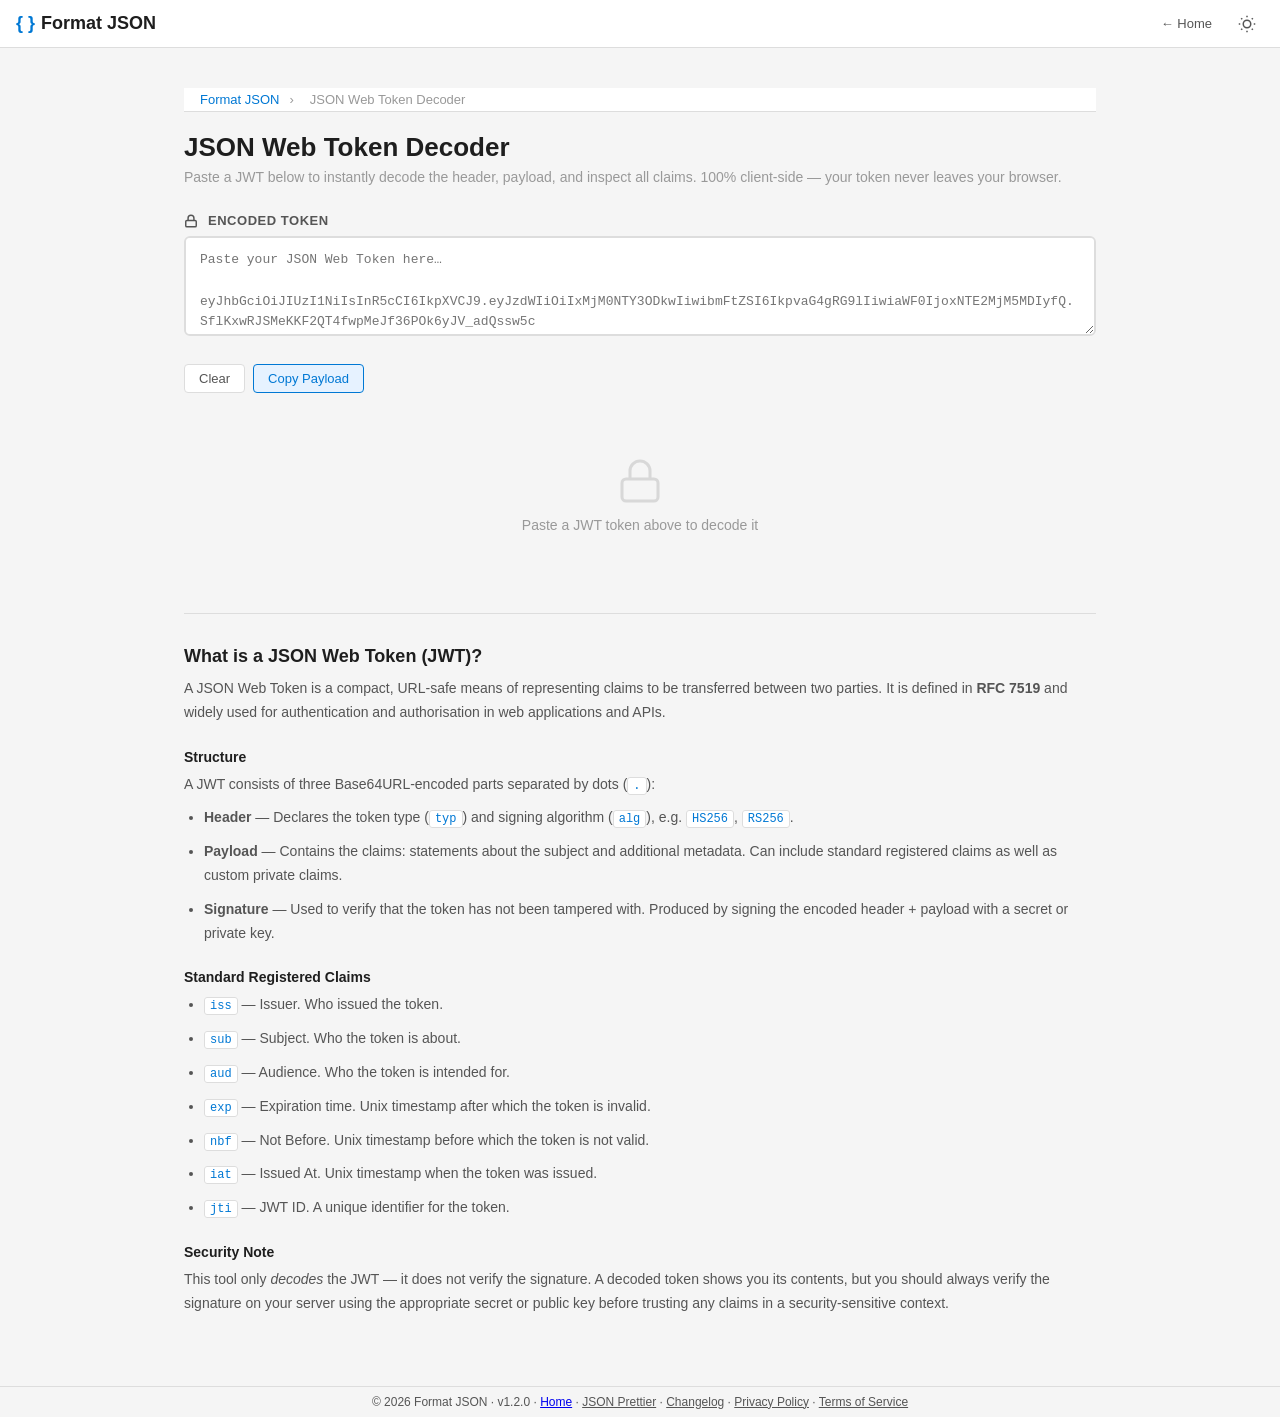
<file: json-web-token/index.html>
<!DOCTYPE html>
<html lang="en">
<head>
  <!-- Google Tag Manager -->
  <script>window.dataLayer=window.dataLayer||[];
(function(){var loaded=false;
function load(){if(loaded)return;loaded=true;
window.dataLayer.push({'gtm.start':new Date().getTime(),event:'gtm.js'});
var s=document.createElement('script');s.async=true;
s.src='https://www.googletagmanager.com/gtm.js?id=GTM-KBB4RLGW';document.head.appendChild(s);}
['pointerdown','keydown','scroll','touchstart'].forEach(function(e){addEventListener(e,load,{once:true,passive:true});});
addEventListener('load',function(){setTimeout(load,4000);});})();</script>
  <!-- End Google Tag Manager -->

  <meta charset="UTF-8" />
  <meta name="viewport" content="width=device-width, initial-scale=1.0" />

  <!-- Primary SEO -->
  <title>JSON Web Token Decoder — Decode &amp; Inspect JWT Online</title>
  <meta name="description" content="Free online JSON Web Token (JWT) decoder. Paste any JWT to instantly decode the header and payload, inspect claims, check expiration, and verify the token structure." />
  <meta name="robots" content="index, follow" />
  <link rel="canonical" href="https://www.format-json.net/json-web-token/" />
  <meta name="author" content="format-json.net" />

  <!-- Open Graph -->
  <meta property="og:type" content="website" />
  <meta property="og:title" content="JSON Web Token Decoder — Decode &amp; Inspect JWT Online" />
  <meta property="og:description" content="Paste any JWT to instantly decode the header and payload, inspect claims, and check token expiration. 100% client-side — your token never leaves your browser." />
  <meta property="og:url" content="https://www.format-json.net/json-web-token/" />
  <meta property="og:site_name" content="Format JSON" />
  <meta property="og:locale" content="en_US" />

  <!-- Twitter -->
  <meta name="twitter:card" content="summary" />
  <meta name="twitter:title" content="JSON Web Token Decoder — Decode &amp; Inspect JWT Online" />
  <meta name="twitter:description" content="Free online JWT decoder. Decode header, payload, and claims instantly in your browser." />

  <!-- Structured Data: WebPage -->
  <script type="application/ld+json">
  {
    "@context": "https://schema.org",
    "@type": "WebApplication",
    "name": "JSON Web Token Decoder",
    "url": "https://www.format-json.net/json-web-token/",
    "description": "Free online JSON Web Token (JWT) decoder. Decode header, payload, and inspect claims client-side.",
    "applicationCategory": "DeveloperApplication",
    "operatingSystem": "Any",
    "offers": { "@type": "Offer", "price": "0", "priceCurrency": "USD" },
    "isPartOf": {
      "@type": "WebSite",
      "name": "Format JSON",
      "url": "https://www.format-json.net/"
    }
  }
  </script>

  <!-- Structured Data: BreadcrumbList -->
  <script type="application/ld+json">
  {
    "@context": "https://schema.org",
    "@type": "BreadcrumbList",
    "itemListElement": [
      { "@type": "ListItem", "position": 1, "name": "Format JSON", "item": "https://www.format-json.net/" },
      { "@type": "ListItem", "position": 2, "name": "JSON Web Token Decoder", "item": "https://www.format-json.net/json-web-token/" }
    ]
  }
  </script>

  <link rel="preload" href="../css/styles.css" as="style" />
  <link rel="icon" href="/favicon.ico" sizes="48x48" />
  <link rel="icon" type="image/png" href="/icons/favicon-48.png" sizes="48x48" />
  <link rel="apple-touch-icon" href="../icons/icon-192.png" />
  <link rel="stylesheet" href="../css/styles.css" />
  <link rel="manifest" href="../manifest.json" />
  <meta name="theme-color" content="#1e1e2e" />
  <meta name="mobile-web-app-capable" content="yes" />
  <meta name="apple-mobile-web-app-capable" content="yes" />
  <meta name="apple-mobile-web-app-status-bar-style" content="black-translucent" />

  <style>
    /* ── Layout ─────────────────────────────────────────────────────── */
    .jwt-page-wrap {
      flex: 1;
      overflow-y: auto;
      background: var(--bg-secondary);
    }
    .jwt-page-content {
      max-width: 960px;
      margin: 0 auto;
      padding: 40px 24px 60px;
      color: var(--text-primary);
    }

    /* ── Page header ─────────────────────────────────────────────────── */
    .jwt-page-content h1 {
      font-size: 26px;
      font-weight: 700;
      margin-bottom: 6px;
    }
    .jwt-page-content .subtitle {
      font-size: 14px;
      color: var(--text-muted);
      margin-bottom: 28px;
    }
    .breadcrumb {
      font-size: 13px;
      color: var(--text-muted);
      margin-bottom: 20px;
    }
    .breadcrumb a { color: var(--accent); text-decoration: none; }
    .breadcrumb a:hover { text-decoration: underline; }
    .breadcrumb span { margin: 0 6px; }

    /* ── Input area ──────────────────────────────────────────────────── */
    .jwt-input-section {
      margin-bottom: 24px;
    }
    .jwt-input-label {
      display: flex;
      align-items: center;
      gap: 10px;
      font-size: 13px;
      font-weight: 600;
      color: var(--text-secondary);
      margin-bottom: 8px;
      text-transform: uppercase;
      letter-spacing: 0.04em;
    }
    .jwt-textarea {
      width: 100%;
      min-height: 100px;
      box-sizing: border-box;
      background: var(--bg-primary);
      border: 2px solid var(--border);
      border-radius: var(--radius);
      color: var(--text-primary);
      font-family: 'JetBrains Mono', 'Fira Code', 'Cascadia Code', 'Consolas', monospace;
      font-size: 13px;
      line-height: 1.6;
      padding: 12px 14px;
      resize: vertical;
      outline: none;
      transition: border-color 0.15s;
      word-break: break-all;
    }
    .jwt-textarea:focus {
      border-color: var(--accent);
    }
    .jwt-textarea.has-error {
      border-color: #e74c3c;
    }

    /* ── Token visualizer (color-coded segments) ─────────────────────── */
    .jwt-visualizer {
      font-family: 'JetBrains Mono', 'Fira Code', 'Cascadia Code', 'Consolas', monospace;
      font-size: 12px;
      line-height: 1.7;
      word-break: break-all;
      background: var(--bg-primary);
      border: 1px solid var(--border);
      border-radius: var(--radius);
      padding: 12px 14px;
      margin-bottom: 24px;
      display: none;
    }
    .jwt-visualizer.visible { display: block; }
    .jwt-seg-header  { color: #e96d8a; }
    .jwt-seg-dot     { color: var(--text-muted); }
    .jwt-seg-payload { color: #f5a623; }
    .jwt-seg-sig     { color: #5dbef7; }

    /* ── Decoded panels ──────────────────────────────────────────────── */
    .jwt-panels {
      display: grid;
      grid-template-columns: 1fr 1fr;
      gap: 16px;
      margin-bottom: 20px;
    }
    @media (max-width: 640px) {
      .jwt-panels { grid-template-columns: 1fr; }
    }
    .jwt-panel {
      background: var(--bg-primary);
      border: 1px solid var(--border);
      border-radius: var(--radius);
      overflow: hidden;
    }
    .jwt-panel-header {
      display: flex;
      align-items: center;
      gap: 8px;
      padding: 10px 14px;
      font-size: 12px;
      font-weight: 700;
      text-transform: uppercase;
      letter-spacing: 0.05em;
      border-bottom: 1px solid var(--border);
    }
    .jwt-panel-header .dot {
      width: 8px;
      height: 8px;
      border-radius: 50%;
      flex-shrink: 0;
    }
    .panel-header-color  .dot { background: #e96d8a; }
    .panel-payload-color .dot { background: #f5a623; }
    .panel-sig-color     .dot { background: #5dbef7; }
    .panel-header-color  { color: #e96d8a; }
    .panel-payload-color { color: #f5a623; }
    .panel-sig-color     { color: #5dbef7; }
    .jwt-panel-body {
      padding: 14px;
    }
    .jwt-panel pre {
      margin: 0;
      font-family: 'JetBrains Mono', 'Fira Code', 'Cascadia Code', 'Consolas', monospace;
      font-size: 12px;
      line-height: 1.6;
      color: var(--text-primary);
      white-space: pre-wrap;
      word-break: break-all;
    }
    .jwt-sig-raw {
      font-family: 'JetBrains Mono', 'Fira Code', 'Cascadia Code', 'Consolas', monospace;
      font-size: 11px;
      color: var(--text-muted);
      word-break: break-all;
    }
    .jwt-sig-note {
      font-size: 12px;
      color: var(--text-muted);
      margin-top: 10px;
      font-style: italic;
    }

    /* ── Claims table ────────────────────────────────────────────────── */
    .jwt-claims-section {
      background: var(--bg-primary);
      border: 1px solid var(--border);
      border-radius: var(--radius);
      overflow: hidden;
      margin-bottom: 20px;
    }
    .jwt-claims-header {
      padding: 10px 14px;
      font-size: 12px;
      font-weight: 700;
      text-transform: uppercase;
      letter-spacing: 0.05em;
      color: var(--text-secondary);
      border-bottom: 1px solid var(--border);
      background: var(--bg-secondary);
    }
    .jwt-claims-table {
      width: 100%;
      border-collapse: collapse;
    }
    .jwt-claims-table tr + tr td {
      border-top: 1px solid var(--border);
    }
    .jwt-claims-table td {
      padding: 9px 14px;
      font-size: 13px;
      vertical-align: top;
    }
    .jwt-claims-table td:first-child {
      font-family: 'JetBrains Mono', 'Fira Code', 'Consolas', monospace;
      font-size: 12px;
      font-weight: 600;
      color: var(--accent);
      white-space: nowrap;
      width: 90px;
    }
    .jwt-claims-table td:nth-child(2) {
      font-family: 'JetBrains Mono', 'Fira Code', 'Consolas', monospace;
      font-size: 12px;
      color: var(--text-primary);
      word-break: break-all;
      width: 200px;
    }
    .jwt-claims-table td:last-child {
      font-size: 12px;
      color: var(--text-muted);
    }

    /* ── Status badge ────────────────────────────────────────────────── */
    .jwt-status {
      display: inline-flex;
      align-items: center;
      gap: 6px;
      font-size: 13px;
      font-weight: 600;
      padding: 6px 14px;
      border-radius: 20px;
      margin-bottom: 20px;
    }
    .jwt-status.valid   { background: rgba(39,174,96,0.12); color: #27ae60; border: 1px solid rgba(39,174,96,0.3); }
    .jwt-status.expired { background: rgba(231,76,60,0.12); color: #e74c3c; border: 1px solid rgba(231,76,60,0.3); }
    .jwt-status.no-exp  { background: rgba(100,100,120,0.12); color: var(--text-muted); border: 1px solid var(--border); }
    .jwt-status.not-yet { background: rgba(241,196,15,0.12); color: #e6a817; border: 1px solid rgba(241,196,15,0.3); }

    /* ── Empty / error state ─────────────────────────────────────────── */
    .jwt-empty {
      text-align: center;
      padding: 40px 20px;
      color: var(--text-muted);
      font-size: 14px;
    }
    .jwt-empty svg { display: block; margin: 0 auto 12px; opacity: 0.3; }
    .jwt-error-msg {
      color: #e74c3c;
      font-size: 13px;
      margin-bottom: 16px;
      padding: 10px 14px;
      background: rgba(231,76,60,0.08);
      border: 1px solid rgba(231,76,60,0.25);
      border-radius: var(--radius-sm);
    }

    /* ── Actions ─────────────────────────────────────────────────────── */
    .jwt-actions {
      display: flex;
      gap: 8px;
      margin-bottom: 24px;
      flex-wrap: wrap;
    }
    .jwt-btn-clear {
      padding: 6px 14px;
      font-size: 13px;
      border: 1px solid var(--border);
      background: var(--bg-primary);
      color: var(--text-secondary);
      border-radius: var(--radius-sm);
      cursor: pointer;
      transition: background 0.15s, color 0.15s;
    }
    .jwt-btn-clear:hover {
      background: var(--bg-tertiary, var(--bg-secondary));
      color: var(--text-primary);
    }
    .jwt-btn-copy {
      padding: 6px 14px;
      font-size: 13px;
      border: 1px solid var(--accent);
      background: var(--accent-light, transparent);
      color: var(--accent);
      border-radius: var(--radius-sm);
      cursor: pointer;
      transition: background 0.15s;
    }
    .jwt-btn-copy:hover { background: var(--accent); color: #fff; }

    /* ── Info section ────────────────────────────────────────────────── */
    .jwt-info {
      margin-top: 40px;
      padding-top: 32px;
      border-top: 1px solid var(--border);
    }
    .jwt-info h2 {
      font-size: 18px;
      font-weight: 700;
      margin-bottom: 10px;
      color: var(--text-primary);
    }
    .jwt-info h3 {
      font-size: 14px;
      font-weight: 600;
      margin-top: 24px;
      margin-bottom: 8px;
      color: var(--text-primary);
    }
    .jwt-info p, .jwt-info li {
      font-size: 14px;
      color: var(--text-secondary);
      line-height: 1.7;
      margin-bottom: 10px;
    }
    .jwt-info ul { padding-left: 20px; margin-bottom: 12px; }
    .jwt-info code {
      font-family: 'JetBrains Mono', 'Consolas', monospace;
      font-size: 12px;
      background: var(--bg-primary);
      border: 1px solid var(--border);
      border-radius: 3px;
      padding: 1px 5px;
      color: var(--accent);
    }

    /* ── Copy feedback ───────────────────────────────────────────────── */
    @keyframes fadeOut { from { opacity:1; } to { opacity:0; } }
    .copied-toast {
      position: fixed;
      bottom: 24px;
      left: 50%;
      transform: translateX(-50%);
      background: var(--accent);
      color: #fff;
      padding: 8px 20px;
      border-radius: 20px;
      font-size: 13px;
      font-weight: 600;
      pointer-events: none;
      animation: fadeOut 1.4s forwards;
      z-index: 9999;
    }
  </style>
</head>
<body>
  <!-- Google Tag Manager (noscript) -->
  <noscript><iframe src="https://www.googletagmanager.com/ns.html?id=GTM-KBB4RLGW"
  height="0" width="0" style="display:none;visibility:hidden"></iframe></noscript>
  <!-- End Google Tag Manager (noscript) -->

  <header class="toolbar" role="banner">
    <div class="toolbar-left">
      <a href="https://www.format-json.net/" class="logo" style="text-decoration:none;" aria-label="Format JSON Home">{ } <span>Format JSON</span></a>
    </div>
    <div class="toolbar-right">
      <a href="https://www.format-json.net/" class="about-link" title="Back to Format JSON tool">← Home</a>
      <button id="btn-theme" class="icon-btn" title="Toggle dark/light theme" aria-label="Toggle theme">
        <svg width="18" height="18" viewBox="0 0 24 24" fill="none" stroke="currentColor" stroke-width="2"><circle cx="12" cy="12" r="5"/><line x1="12" y1="1" x2="12" y2="3"/><line x1="12" y1="21" x2="12" y2="23"/><line x1="4.22" y1="4.22" x2="5.64" y2="5.64"/><line x1="18.36" y1="18.36" x2="19.78" y2="19.78"/><line x1="1" y1="12" x2="3" y2="12"/><line x1="21" y1="12" x2="23" y2="12"/><line x1="4.22" y1="19.78" x2="5.64" y2="18.36"/><line x1="18.36" y1="5.64" x2="19.78" y2="4.22"/></svg>
      </button>
    </div>
  </header>

  <div class="jwt-page-wrap">
    <main class="jwt-page-content" id="main-content">

      <nav class="breadcrumb" aria-label="Breadcrumb">
        <a href="https://www.format-json.net/">Format JSON</a>
        <span aria-hidden="true">›</span>
        <span>JSON Web Token Decoder</span>
      </nav>

      <h1>JSON Web Token Decoder</h1>
      <p class="subtitle">Paste a JWT below to instantly decode the header, payload, and inspect all claims. 100% client-side — your token never leaves your browser.</p>

      <!-- Input -->
      <div class="jwt-input-section">
        <div class="jwt-input-label">
          <svg width="14" height="14" viewBox="0 0 24 24" fill="none" stroke="currentColor" stroke-width="2.5"><rect x="3" y="11" width="18" height="11" rx="2" ry="2"/><path d="M7 11V7a5 5 0 0 1 10 0v4"/></svg>
          Encoded Token
        </div>
        <textarea
          id="jwt-input"
          class="jwt-textarea"
          placeholder="Paste your JSON Web Token here…&#10;&#10;eyJhbGciOiJIUzI1NiIsInR5cCI6IkpXVCJ9.eyJzdWIiOiIxMjM0NTY3ODkwIiwibmFtZSI6IkpvaG4gRG9lIiwiaWF0IjoxNTE2MjM5MDIyfQ.SflKxwRJSMeKKF2QT4fwpMeJf36POk6yJV_adQssw5c"
          spellcheck="false"
          autocomplete="off"
          autocorrect="off"
          autocapitalize="off"
          aria-label="JWT token input"
        ></textarea>
      </div>

      <!-- Actions -->
      <div class="jwt-actions">
        <button class="jwt-btn-clear" id="btn-clear">Clear</button>
        <button class="jwt-btn-copy" id="btn-copy-payload">Copy Payload</button>
      </div>

      <!-- Error -->
      <div id="jwt-error" class="jwt-error-msg" style="display:none;"></div>

      <!-- Color-coded visualizer -->
      <div id="jwt-visualizer" class="jwt-visualizer" aria-hidden="true"></div>

      <!-- Output panels -->
      <div id="jwt-output">
        <!-- Empty state shown initially -->
        <div class="jwt-empty" id="jwt-empty-state">
          <svg width="48" height="48" viewBox="0 0 24 24" fill="none" stroke="currentColor" stroke-width="1.5">
            <rect x="3" y="11" width="18" height="11" rx="2" ry="2"/>
            <path d="M7 11V7a5 5 0 0 1 10 0v4"/>
          </svg>
          Paste a JWT token above to decode it
        </div>
      </div>

      <!-- Informational section -->
      <section class="jwt-info" aria-label="About JSON Web Tokens">
        <h2>What is a JSON Web Token (JWT)?</h2>
        <p>A JSON Web Token is a compact, URL-safe means of representing claims to be transferred between two parties. It is defined in <strong>RFC 7519</strong> and widely used for authentication and authorisation in web applications and APIs.</p>

        <h3>Structure</h3>
        <p>A JWT consists of three Base64URL-encoded parts separated by dots (<code>.</code>):</p>
        <ul>
          <li><strong>Header</strong> — Declares the token type (<code>typ</code>) and signing algorithm (<code>alg</code>), e.g. <code>HS256</code>, <code>RS256</code>.</li>
          <li><strong>Payload</strong> — Contains the claims: statements about the subject and additional metadata. Can include standard registered claims as well as custom private claims.</li>
          <li><strong>Signature</strong> — Used to verify that the token has not been tampered with. Produced by signing the encoded header + payload with a secret or private key.</li>
        </ul>

        <h3>Standard Registered Claims</h3>
        <ul>
          <li><code>iss</code> — Issuer. Who issued the token.</li>
          <li><code>sub</code> — Subject. Who the token is about.</li>
          <li><code>aud</code> — Audience. Who the token is intended for.</li>
          <li><code>exp</code> — Expiration time. Unix timestamp after which the token is invalid.</li>
          <li><code>nbf</code> — Not Before. Unix timestamp before which the token is not valid.</li>
          <li><code>iat</code> — Issued At. Unix timestamp when the token was issued.</li>
          <li><code>jti</code> — JWT ID. A unique identifier for the token.</li>
        </ul>

        <h3>Security Note</h3>
        <p>This tool only <em>decodes</em> the JWT — it does not verify the signature. A decoded token shows you its contents, but you should always verify the signature on your server using the appropriate secret or public key before trusting any claims in a security-sensitive context.</p>
      </section>

    </main>
  </div>

  <footer class="site-footer">
    <p>&copy; 2026 Format JSON &middot; v1.2.0 &middot; <a href="https://www.format-json.net/">Home</a> &middot; <a href="https://www.format-json.net/json-prettier/" style="color:inherit;">JSON Prettier</a> &middot; <a href="https://www.format-json.net/changelog/" style="color:inherit;">Changelog</a> &middot; <a href="https://www.format-json.net/privacy-policy/" style="color:inherit;">Privacy Policy</a> &middot; <a href="https://www.format-json.net/terms/" style="color:inherit;">Terms of Service</a></p>
  </footer>

  <script>
    /* ── Theme ─────────────────────────────────────────────────────────── */
    (function () {
      const THEME_KEY = 'jv-theme';
      const btn = document.getElementById('btn-theme');
      function applyTheme(t) {
        document.documentElement.setAttribute('data-theme', t);
        localStorage.setItem(THEME_KEY, t);
      }
      const saved = localStorage.getItem(THEME_KEY);
      if (saved) {
        applyTheme(saved);
      } else {
        const prefersDark = window.matchMedia && window.matchMedia('(prefers-color-scheme: dark)').matches;
        applyTheme(prefersDark ? 'dark' : 'light');
      }
      if (btn) {
        btn.addEventListener('click', function () {
          const current = document.documentElement.getAttribute('data-theme');
          applyTheme(current === 'dark' ? 'light' : 'dark');
        });
      }
    })();

    /* ── JWT Decoder ───────────────────────────────────────────────────── */
    (function () {
      const input       = document.getElementById('jwt-input');
      const output      = document.getElementById('jwt-output');
      const emptyState  = document.getElementById('jwt-empty-state');
      const visualizer  = document.getElementById('jwt-visualizer');
      const errorEl     = document.getElementById('jwt-error');
      const btnClear    = document.getElementById('btn-clear');
      const btnCopyPayload = document.getElementById('btn-copy-payload');

      /* Known claim descriptions */
      const CLAIM_DESCS = {
        iss: 'Issuer — who issued the token',
        sub: 'Subject — who the token is about',
        aud: 'Audience — who the token is intended for',
        exp: 'Expiration time (Unix timestamp)',
        nbf: 'Not Before (Unix timestamp)',
        iat: 'Issued At (Unix timestamp)',
        jti: 'JWT ID — unique token identifier',
        name: 'Full name',
        given_name: 'Given (first) name',
        family_name: 'Family (last) name',
        email: 'Email address',
        email_verified: 'Whether the email address has been verified',
        picture: 'URL of the user profile picture',
        locale: 'Locale / language tag',
        nonce: 'Nonce — value to prevent replay attacks',
        at_hash: 'Access token hash',
        c_hash: 'Code hash',
        azp: 'Authorised party — the client the token was issued to',
        scope: 'OAuth 2.0 scope',
        roles: 'Roles assigned to the subject',
        permissions: 'Permissions granted',
      };

      /* Algorithms with descriptions */
      const ALG_DESCS = {
        HS256: 'HMAC + SHA-256 (symmetric)',
        HS384: 'HMAC + SHA-384 (symmetric)',
        HS512: 'HMAC + SHA-512 (symmetric)',
        RS256: 'RSA + SHA-256 (asymmetric)',
        RS384: 'RSA + SHA-384 (asymmetric)',
        RS512: 'RSA + SHA-512 (asymmetric)',
        ES256: 'ECDSA + SHA-256 (asymmetric)',
        ES384: 'ECDSA + SHA-384 (asymmetric)',
        ES512: 'ECDSA + SHA-512 (asymmetric)',
        PS256: 'RSASSA-PSS + SHA-256 (asymmetric)',
        PS384: 'RSASSA-PSS + SHA-384 (asymmetric)',
        PS512: 'RSASSA-PSS + SHA-512 (asymmetric)',
        none:  'No digital signature (unsecured JWT)',
      };

      function decodePart(part) {
        try {
          const pad = part.length % 4 ? part + '='.repeat(4 - part.length % 4) : part;
          const json = atob(pad.replace(/-/g, '+').replace(/_/g, '/'));
          return JSON.parse(json);
        } catch (_) {
          return null;
        }
      }

      function escape(s) {
        return String(s).replace(/&/g, '&amp;').replace(/</g, '&lt;').replace(/>/g, '&gt;');
      }

      function formatTimestamp(ts) {
        try {
          const d = new Date(ts * 1000);
          return d.toISOString().replace('T', ' ').replace('.000Z', ' UTC');
        } catch (_) {
          return String(ts);
        }
      }

      function getExpStatus(payload) {
        const now = Math.floor(Date.now() / 1000);
        if (payload.exp === undefined) return 'no-exp';
        if (payload.nbf !== undefined && now < payload.nbf) return 'not-yet';
        if (now > payload.exp) return 'expired';
        return 'valid';
      }

      function statusBadge(payload) {
        const status = getExpStatus(payload);
        const labels = {
          valid:   '✓ Token is valid',
          expired: '✕ Token has expired',
          'no-exp':'— No expiration claim',
          'not-yet':'⚠ Token is not yet valid (nbf)',
        };
        return `<div class="jwt-status ${status}">${labels[status]}</div>`;
      }

      function renderClaims(payload) {
        const timeKeys = new Set(['exp', 'nbf', 'iat']);
        const rows = Object.entries(payload).map(([k, v]) => {
          const desc = CLAIM_DESCS[k] || '';
          let display = typeof v === 'object' ? escape(JSON.stringify(v)) : escape(String(v));
          if (timeKeys.has(k) && typeof v === 'number') {
            display += `<br><span style="color:var(--text-muted);font-size:11px;">${escape(formatTimestamp(v))}</span>`;
          }
          return `<tr>
            <td>${escape(k)}</td>
            <td>${display}</td>
            <td>${escape(desc)}</td>
          </tr>`;
        }).join('');

        if (!rows) return '';
        return `
          <div class="jwt-claims-section">
            <div class="jwt-claims-header">Payload Claims</div>
            <table class="jwt-claims-table" aria-label="JWT payload claims">
              <tbody>${rows}</tbody>
            </table>
          </div>`;
      }

      function renderOutput(token) {
        const parts = token.trim().split('.');
        if (parts.length !== 3) {
          showError('Invalid JWT structure — a JWT must have exactly 3 parts separated by dots.');
          clearOutput();
          return;
        }
        const header  = decodePart(parts[0]);
        const payload = decodePart(parts[1]);
        const sig     = parts[2];

        if (!header && !payload) {
          showError('Could not decode this token. Make sure it is a valid Base64URL-encoded JWT.');
          clearOutput();
          return;
        }

        hideError();
        input.classList.remove('has-error');

        /* Color-coded visualizer */
        visualizer.innerHTML =
          `<span class="jwt-seg-header">${escape(parts[0])}</span>` +
          `<span class="jwt-seg-dot">.</span>` +
          `<span class="jwt-seg-payload">${escape(parts[1])}</span>` +
          `<span class="jwt-seg-dot">.</span>` +
          `<span class="jwt-seg-sig">${escape(parts[2])}</span>`;
        visualizer.classList.add('visible');

        const headerStr  = header  ? JSON.stringify(header, null, 2) : parts[0];
        const payloadStr = payload ? JSON.stringify(payload, null, 2) : parts[1];

        /* Alg badge */
        const alg = header && header.alg ? header.alg : null;
        const algDesc = alg ? (ALG_DESCS[alg] || alg) : '';
        const algBadge = alg
          ? `<span style="margin-left:8px;font-size:11px;padding:2px 8px;border-radius:10px;background:rgba(100,100,180,0.12);color:var(--text-muted);font-weight:600;">${escape(alg)}</span>`
          : '';
        const algHint = algDesc
          ? `<div style="font-size:11px;color:var(--text-muted);margin-top:8px;">${escape(algDesc)}</div>`
          : '';

        /* Expiration status */
        const statusHtml = payload ? statusBadge(payload) : '';

        /* Claims table */
        const claimsHtml = payload ? renderClaims(payload) : '';

        output.innerHTML = `
          ${statusHtml}
          <div class="jwt-panels">
            <div class="jwt-panel">
              <div class="jwt-panel-header panel-header-color">
                <span class="dot"></span> Header ${algBadge}
              </div>
              <div class="jwt-panel-body">
                <pre>${escape(headerStr)}</pre>
                ${algHint}
              </div>
            </div>
            <div class="jwt-panel">
              <div class="jwt-panel-header panel-payload-color">
                <span class="dot"></span> Payload
              </div>
              <div class="jwt-panel-body">
                <pre>${escape(payloadStr)}</pre>
              </div>
            </div>
          </div>
          ${claimsHtml}
          <div class="jwt-panel">
            <div class="jwt-panel-header panel-sig-color">
              <span class="dot"></span> Signature
            </div>
            <div class="jwt-panel-body">
              <div class="jwt-sig-raw">${escape(sig)}</div>
              <p class="jwt-sig-note">&#9432; Signature is not verified — this tool only decodes the token structure. Verify signatures server-side with the appropriate secret or public key.</p>
            </div>
          </div>
        `;
      }

      function clearOutput() {
        output.innerHTML = '';
        output.appendChild(emptyState);
        emptyState.style.display = '';
        visualizer.classList.remove('visible');
        visualizer.innerHTML = '';
      }

      function showError(msg) {
        errorEl.textContent = msg;
        errorEl.style.display = '';
        input.classList.add('has-error');
      }

      function hideError() {
        errorEl.style.display = 'none';
        input.classList.remove('has-error');
      }

      function isLikelyJwt(val) {
        return /^[A-Za-z0-9\-_]+\.[A-Za-z0-9\-_]+\.[A-Za-z0-9\-_]*$/.test(val.trim());
      }

      /* Live decode on input */
      input.addEventListener('input', function () {
        const val = input.value.trim();
        if (!val) {
          clearOutput();
          hideError();
          return;
        }
        renderOutput(val);
      });

      /* Clear button */
      btnClear.addEventListener('click', function () {
        input.value = '';
        clearOutput();
        hideError();
        input.focus();
      });

      /* Copy Payload button */
      btnCopyPayload.addEventListener('click', function () {
        const val = input.value.trim();
        if (!val) return;
        const parts = val.split('.');
        if (parts.length !== 3) return;
        const payload = decodePart(parts[1]);
        if (!payload) return;
        const text = JSON.stringify(payload, null, 2);
        navigator.clipboard.writeText(text).then(function () {
          const toast = document.createElement('div');
          toast.className = 'copied-toast';
          toast.textContent = 'Payload copied!';
          document.body.appendChild(toast);
          setTimeout(function () { toast.remove(); }, 1500);
        }).catch(function () {
          /* fallback for older browsers */
          const ta = document.createElement('textarea');
          ta.value = text;
          ta.style.position = 'fixed';
          ta.style.opacity = '0';
          document.body.appendChild(ta);
          ta.select();
          document.execCommand('copy');
          ta.remove();
        });
      });

      /* Auto-decode if a token is in the URL hash: /json-web-token/#<token> */
      (function () {
        const hash = window.location.hash.slice(1);
        if (hash && isLikelyJwt(decodeURIComponent(hash))) {
          const token = decodeURIComponent(hash);
          input.value = token;
          renderOutput(token);
        }
      })();
    })();
  </script>
</body>
</html>
</file>
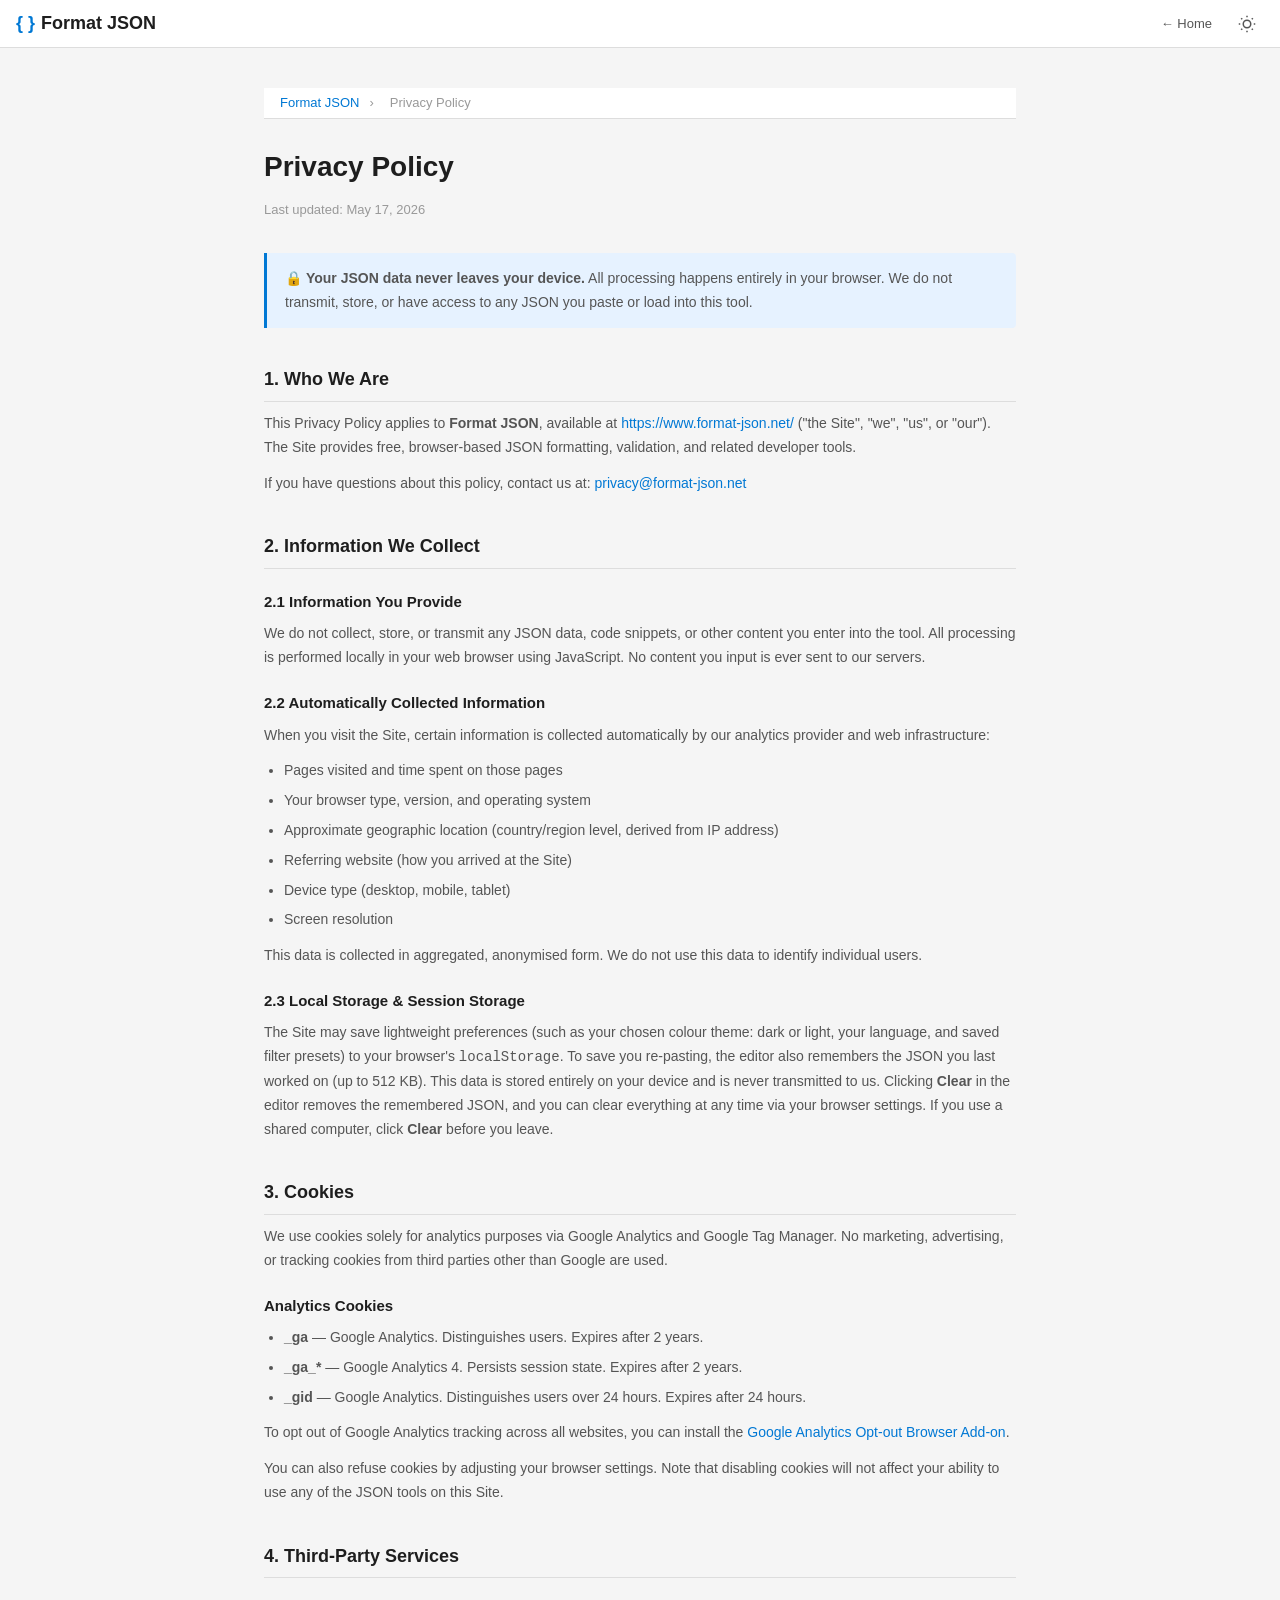
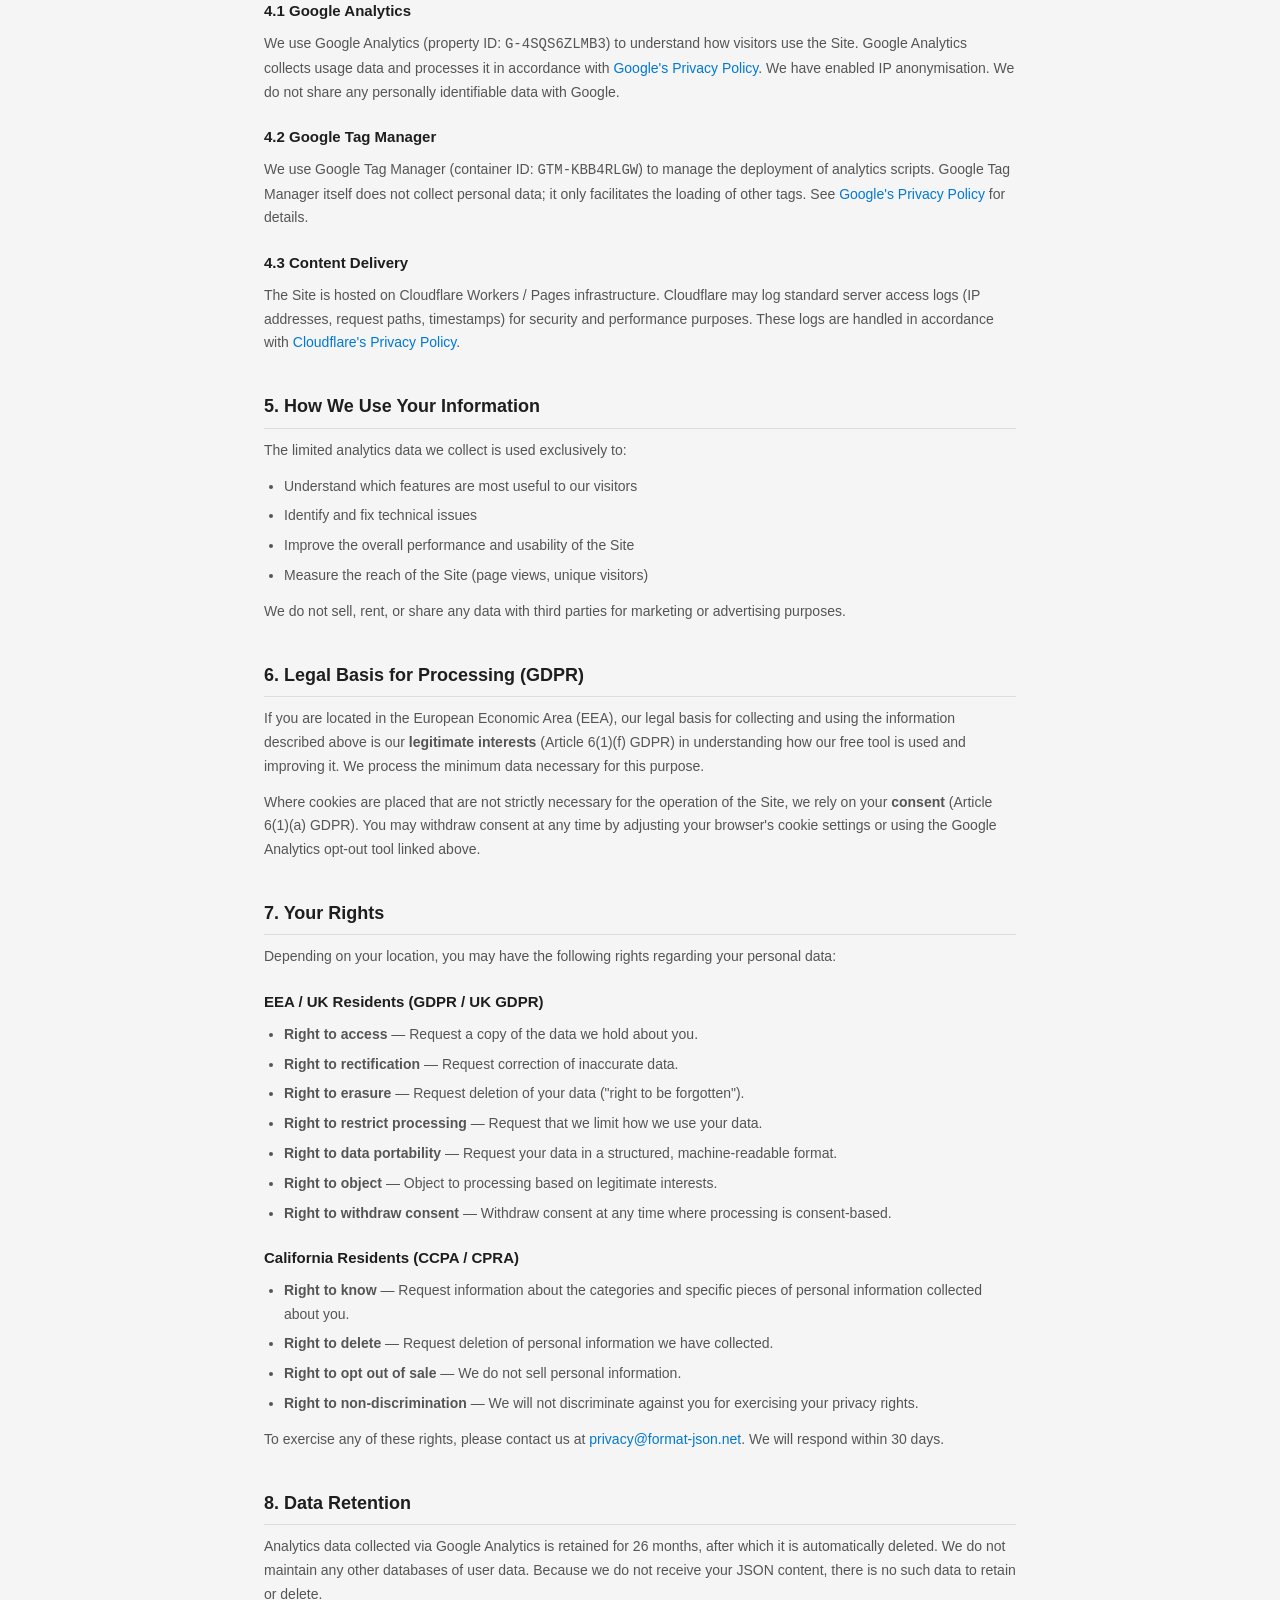
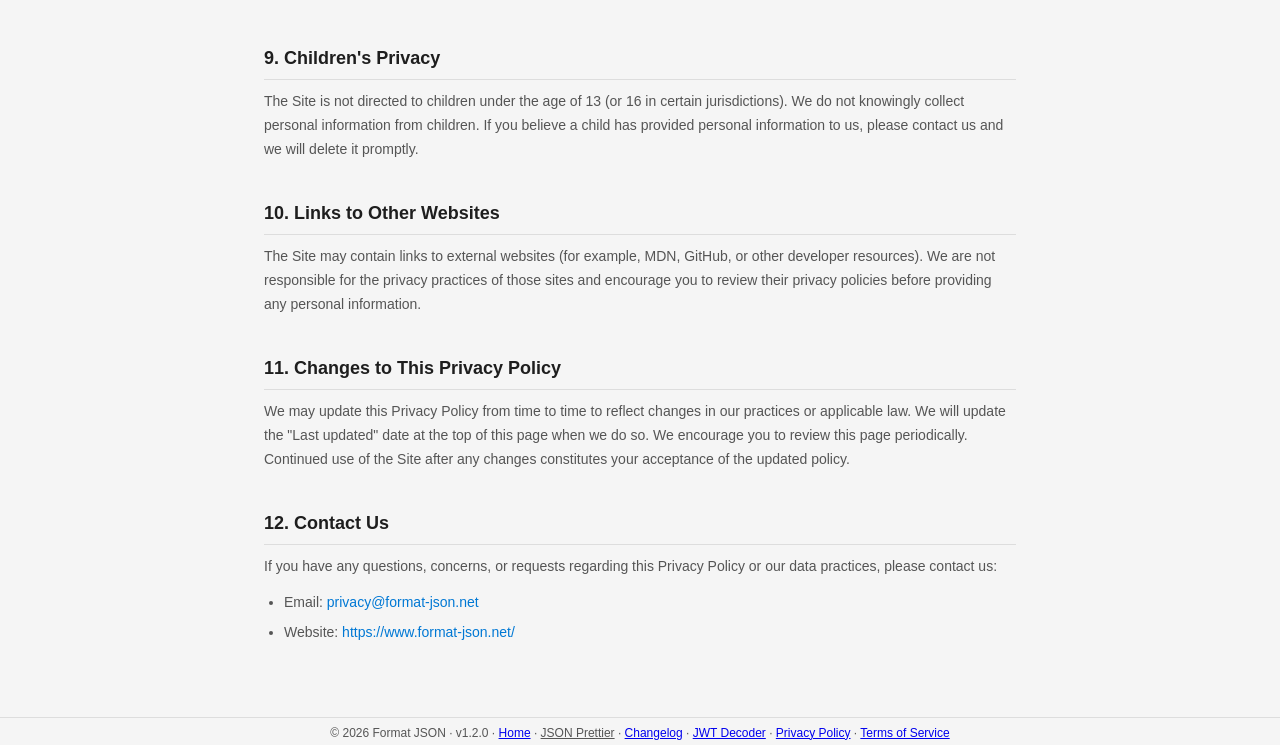
<file: privacy-policy/index.html>
<!DOCTYPE html>
<html lang="en">
<head>
  <!-- Google Tag Manager -->
  <script>window.dataLayer=window.dataLayer||[];
(function(){var loaded=false;
function load(){if(loaded)return;loaded=true;
window.dataLayer.push({'gtm.start':new Date().getTime(),event:'gtm.js'});
var s=document.createElement('script');s.async=true;
s.src='https://www.googletagmanager.com/gtm.js?id=GTM-KBB4RLGW';document.head.appendChild(s);}
['pointerdown','keydown','scroll','touchstart'].forEach(function(e){addEventListener(e,load,{once:true,passive:true});});
addEventListener('load',function(){setTimeout(load,4000);});})();</script>
  <!-- End Google Tag Manager -->

  <meta charset="UTF-8" />
  <meta name="viewport" content="width=device-width, initial-scale=1.0" />

  <!-- Primary SEO -->
  <title>Privacy Policy — Format JSON</title>
  <meta name="description" content="Format JSON privacy policy. What data we collect, how Google Analytics is used, and your GDPR &amp; CCPA rights. No JSON is ever sent to our servers." />
  <meta name="robots" content="index, follow" />
  <link rel="canonical" href="https://www.format-json.net/privacy-policy/" />
  <meta name="author" content="format-json.net" />

  <!-- Open Graph -->
  <meta property="og:type" content="website" />
  <meta property="og:title" content="Privacy Policy — Format JSON" />
  <meta property="og:description" content="Privacy Policy for Format JSON. No JSON data is ever sent to our servers — everything runs in your browser." />
  <meta property="og:url" content="https://www.format-json.net/privacy-policy/" />
  <meta property="og:site_name" content="Format JSON" />
  <meta property="og:locale" content="en_US" />

  <!-- Twitter -->
  <meta name="twitter:card" content="summary" />
  <meta name="twitter:title" content="Privacy Policy — Format JSON" />
  <meta name="twitter:description" content="Privacy Policy for Format JSON. No JSON data is ever sent to our servers." />

  <!-- Structured Data: WebPage -->
  <script type="application/ld+json">
  {
    "@context": "https://schema.org",
    "@type": "WebPage",
    "name": "Privacy Policy — Format JSON",
    "url": "https://www.format-json.net/privacy-policy/",
    "description": "Privacy Policy for the Format JSON online tool.",
    "isPartOf": {
      "@type": "WebSite",
      "name": "Format JSON",
      "url": "https://www.format-json.net/"
    }
  }
  </script>

  <!-- Structured Data: BreadcrumbList -->
  <script type="application/ld+json">
  {
    "@context": "https://schema.org",
    "@type": "BreadcrumbList",
    "itemListElement": [
      {
        "@type": "ListItem",
        "position": 1,
        "name": "Format JSON",
        "item": "https://www.format-json.net/"
      },
      {
        "@type": "ListItem",
        "position": 2,
        "name": "Privacy Policy",
        "item": "https://www.format-json.net/privacy-policy/"
      }
    ]
  }
  </script>

  <link rel="preload" href="../css/styles.css" as="style" />
  <link rel="icon" href="/favicon.ico" sizes="48x48" />
  <link rel="icon" type="image/png" href="/icons/favicon-48.png" sizes="48x48" />
  <link rel="apple-touch-icon" href="../icons/icon-192.png" />
  <link rel="stylesheet" href="../css/styles.css" />
  <link rel="manifest" href="../manifest.json" />
  <meta name="theme-color" content="#1e1e2e" />
  <meta name="mobile-web-app-capable" content="yes" />
  <meta name="apple-mobile-web-app-capable" content="yes" />
  <meta name="apple-mobile-web-app-status-bar-style" content="black-translucent" />

  <style>
    .policy-wrap {
      flex: 1;
      overflow-y: auto;
      background: var(--bg-secondary);
    }
    .policy-content {
      max-width: 800px;
      margin: 0 auto;
      padding: 40px 24px 60px;
      color: var(--text-primary);
      line-height: 1.7;
    }
    .policy-content h1 {
      font-size: 28px;
      font-weight: 700;
      margin-bottom: 8px;
      color: var(--text-primary);
    }
    .policy-content .last-updated {
      font-size: 13px;
      color: var(--text-muted);
      margin-bottom: 32px;
    }
    .policy-content h2 {
      font-size: 18px;
      font-weight: 700;
      margin-top: 36px;
      margin-bottom: 10px;
      color: var(--text-primary);
      padding-bottom: 6px;
      border-bottom: 1px solid var(--border);
    }
    .policy-content h3 {
      font-size: 15px;
      font-weight: 600;
      margin-top: 20px;
      margin-bottom: 8px;
      color: var(--text-primary);
    }
    .policy-content p {
      font-size: 14px;
      color: var(--text-secondary);
      margin-bottom: 12px;
    }
    .policy-content ul {
      margin: 0 0 12px 20px;
      padding: 0;
    }
    .policy-content li {
      font-size: 14px;
      color: var(--text-secondary);
      margin-bottom: 6px;
    }
    .policy-content a {
      color: var(--accent);
      text-decoration: none;
    }
    .policy-content a:hover {
      text-decoration: underline;
    }
    .policy-content .highlight-box {
      background: var(--accent-light);
      border-left: 3px solid var(--accent);
      border-radius: 0 var(--radius-sm) var(--radius-sm) 0;
      padding: 14px 18px;
      margin-bottom: 20px;
    }
    .policy-content .highlight-box p {
      margin-bottom: 0;
      font-weight: 500;
    }
    .breadcrumb {
      font-size: 13px;
      color: var(--text-muted);
      margin-bottom: 24px;
    }
    .breadcrumb a {
      color: var(--accent);
      text-decoration: none;
    }
    .breadcrumb a:hover {
      text-decoration: underline;
    }
    .breadcrumb span {
      margin: 0 6px;
    }
  </style>
</head>
<body>
  <!-- Google Tag Manager (noscript) -->
  <noscript><iframe src="https://www.googletagmanager.com/ns.html?id=GTM-KBB4RLGW"
  height="0" width="0" style="display:none;visibility:hidden"></iframe></noscript>
  <!-- End Google Tag Manager (noscript) -->

  <header class="toolbar" role="banner">
    <div class="toolbar-left">
      <a href="https://www.format-json.net/" class="logo" style="text-decoration:none;" aria-label="Format JSON Home">{ } <span>Format JSON</span></a>
    </div>
    <div class="toolbar-right">
      <a href="https://www.format-json.net/" class="about-link" title="Back to Format JSON tool">← Home</a>
      <button id="btn-theme" class="icon-btn" title="Toggle dark/light theme" aria-label="Toggle theme">
        <svg width="18" height="18" viewBox="0 0 24 24" fill="none" stroke="currentColor" stroke-width="2"><circle cx="12" cy="12" r="5"/><line x1="12" y1="1" x2="12" y2="3"/><line x1="12" y1="21" x2="12" y2="23"/><line x1="4.22" y1="4.22" x2="5.64" y2="5.64"/><line x1="18.36" y1="18.36" x2="19.78" y2="19.78"/><line x1="1" y1="12" x2="3" y2="12"/><line x1="21" y1="12" x2="23" y2="12"/><line x1="4.22" y1="19.78" x2="5.64" y2="18.36"/><line x1="18.36" y1="5.64" x2="19.78" y2="4.22"/></svg>
      </button>
    </div>
  </header>

  <div class="policy-wrap">
    <main class="policy-content" id="main-content">

      <nav class="breadcrumb" aria-label="Breadcrumb">
        <a href="https://www.format-json.net/">Format JSON</a>
        <span aria-hidden="true">›</span>
        <span>Privacy Policy</span>
      </nav>

      <h1>Privacy Policy</h1>
      <p class="last-updated">Last updated: May 17, 2026</p>

      <div class="highlight-box" role="note">
        <p>&#128274; <strong>Your JSON data never leaves your device.</strong> All processing happens entirely in your browser. We do not transmit, store, or have access to any JSON you paste or load into this tool.</p>
      </div>

      <h2>1. Who We Are</h2>
      <p>This Privacy Policy applies to <strong>Format JSON</strong>, available at <a href="https://www.format-json.net/">https://www.format-json.net/</a> ("the Site", "we", "us", or "our"). The Site provides free, browser-based JSON formatting, validation, and related developer tools.</p>
      <p>If you have questions about this policy, contact us at: <a href="mailto:privacy@format-json.net">privacy@format-json.net</a></p>

      <h2>2. Information We Collect</h2>

      <h3>2.1 Information You Provide</h3>
      <p>We do not collect, store, or transmit any JSON data, code snippets, or other content you enter into the tool. All processing is performed locally in your web browser using JavaScript. No content you input is ever sent to our servers.</p>

      <h3>2.2 Automatically Collected Information</h3>
      <p>When you visit the Site, certain information is collected automatically by our analytics provider and web infrastructure:</p>
      <ul>
        <li>Pages visited and time spent on those pages</li>
        <li>Your browser type, version, and operating system</li>
        <li>Approximate geographic location (country/region level, derived from IP address)</li>
        <li>Referring website (how you arrived at the Site)</li>
        <li>Device type (desktop, mobile, tablet)</li>
        <li>Screen resolution</li>
      </ul>
      <p>This data is collected in aggregated, anonymised form. We do not use this data to identify individual users.</p>

      <h3>2.3 Local Storage &amp; Session Storage</h3>
      <p>The Site may save lightweight preferences (such as your chosen colour theme: dark or light, your language, and saved filter presets) to your browser's <code>localStorage</code>. To save you re-pasting, the editor also remembers the JSON you last worked on (up to 512 KB). This data is stored entirely on your device and is never transmitted to us. Clicking <strong>Clear</strong> in the editor removes the remembered JSON, and you can clear everything at any time via your browser settings. If you use a shared computer, click <strong>Clear</strong> before you leave.</p>

      <h2>3. Cookies</h2>
      <p>We use cookies solely for analytics purposes via Google Analytics and Google Tag Manager. No marketing, advertising, or tracking cookies from third parties other than Google are used.</p>

      <h3>Analytics Cookies</h3>
      <ul>
        <li><strong>_ga</strong> — Google Analytics. Distinguishes users. Expires after 2 years.</li>
        <li><strong>_ga_*</strong> — Google Analytics 4. Persists session state. Expires after 2 years.</li>
        <li><strong>_gid</strong> — Google Analytics. Distinguishes users over 24 hours. Expires after 24 hours.</li>
      </ul>
      <p>To opt out of Google Analytics tracking across all websites, you can install the <a href="https://tools.google.com/dlpage/gaoptout" target="_blank" rel="noopener noreferrer">Google Analytics Opt-out Browser Add-on</a>.</p>
      <p>You can also refuse cookies by adjusting your browser settings. Note that disabling cookies will not affect your ability to use any of the JSON tools on this Site.</p>

      <h2>4. Third-Party Services</h2>

      <h3>4.1 Google Analytics</h3>
      <p>We use Google Analytics (property ID: <code>G-4SQS6ZLMB3</code>) to understand how visitors use the Site. Google Analytics collects usage data and processes it in accordance with <a href="https://policies.google.com/privacy" target="_blank" rel="noopener noreferrer">Google's Privacy Policy</a>. We have enabled IP anonymisation. We do not share any personally identifiable data with Google.</p>

      <h3>4.2 Google Tag Manager</h3>
      <p>We use Google Tag Manager (container ID: <code>GTM-KBB4RLGW</code>) to manage the deployment of analytics scripts. Google Tag Manager itself does not collect personal data; it only facilitates the loading of other tags. See <a href="https://policies.google.com/privacy" target="_blank" rel="noopener noreferrer">Google's Privacy Policy</a> for details.</p>

      <h3>4.3 Content Delivery</h3>
      <p>The Site is hosted on Cloudflare Workers / Pages infrastructure. Cloudflare may log standard server access logs (IP addresses, request paths, timestamps) for security and performance purposes. These logs are handled in accordance with <a href="https://www.cloudflare.com/privacypolicy/" target="_blank" rel="noopener noreferrer">Cloudflare's Privacy Policy</a>.</p>

      <h2>5. How We Use Your Information</h2>
      <p>The limited analytics data we collect is used exclusively to:</p>
      <ul>
        <li>Understand which features are most useful to our visitors</li>
        <li>Identify and fix technical issues</li>
        <li>Improve the overall performance and usability of the Site</li>
        <li>Measure the reach of the Site (page views, unique visitors)</li>
      </ul>
      <p>We do not sell, rent, or share any data with third parties for marketing or advertising purposes.</p>

      <h2>6. Legal Basis for Processing (GDPR)</h2>
      <p>If you are located in the European Economic Area (EEA), our legal basis for collecting and using the information described above is our <strong>legitimate interests</strong> (Article 6(1)(f) GDPR) in understanding how our free tool is used and improving it. We process the minimum data necessary for this purpose.</p>
      <p>Where cookies are placed that are not strictly necessary for the operation of the Site, we rely on your <strong>consent</strong> (Article 6(1)(a) GDPR). You may withdraw consent at any time by adjusting your browser's cookie settings or using the Google Analytics opt-out tool linked above.</p>

      <h2>7. Your Rights</h2>
      <p>Depending on your location, you may have the following rights regarding your personal data:</p>

      <h3>EEA / UK Residents (GDPR / UK GDPR)</h3>
      <ul>
        <li><strong>Right to access</strong> — Request a copy of the data we hold about you.</li>
        <li><strong>Right to rectification</strong> — Request correction of inaccurate data.</li>
        <li><strong>Right to erasure</strong> — Request deletion of your data ("right to be forgotten").</li>
        <li><strong>Right to restrict processing</strong> — Request that we limit how we use your data.</li>
        <li><strong>Right to data portability</strong> — Request your data in a structured, machine-readable format.</li>
        <li><strong>Right to object</strong> — Object to processing based on legitimate interests.</li>
        <li><strong>Right to withdraw consent</strong> — Withdraw consent at any time where processing is consent-based.</li>
      </ul>

      <h3>California Residents (CCPA / CPRA)</h3>
      <ul>
        <li><strong>Right to know</strong> — Request information about the categories and specific pieces of personal information collected about you.</li>
        <li><strong>Right to delete</strong> — Request deletion of personal information we have collected.</li>
        <li><strong>Right to opt out of sale</strong> — We do not sell personal information.</li>
        <li><strong>Right to non-discrimination</strong> — We will not discriminate against you for exercising your privacy rights.</li>
      </ul>

      <p>To exercise any of these rights, please contact us at <a href="mailto:privacy@format-json.net">privacy@format-json.net</a>. We will respond within 30 days.</p>

      <h2>8. Data Retention</h2>
      <p>Analytics data collected via Google Analytics is retained for 26 months, after which it is automatically deleted. We do not maintain any other databases of user data. Because we do not receive your JSON content, there is no such data to retain or delete.</p>

      <h2>9. Children's Privacy</h2>
      <p>The Site is not directed to children under the age of 13 (or 16 in certain jurisdictions). We do not knowingly collect personal information from children. If you believe a child has provided personal information to us, please contact us and we will delete it promptly.</p>

      <h2>10. Links to Other Websites</h2>
      <p>The Site may contain links to external websites (for example, MDN, GitHub, or other developer resources). We are not responsible for the privacy practices of those sites and encourage you to review their privacy policies before providing any personal information.</p>

      <h2>11. Changes to This Privacy Policy</h2>
      <p>We may update this Privacy Policy from time to time to reflect changes in our practices or applicable law. We will update the "Last updated" date at the top of this page when we do so. We encourage you to review this page periodically. Continued use of the Site after any changes constitutes your acceptance of the updated policy.</p>

      <h2>12. Contact Us</h2>
      <p>If you have any questions, concerns, or requests regarding this Privacy Policy or our data practices, please contact us:</p>
      <ul>
        <li>Email: <a href="mailto:privacy@format-json.net">privacy@format-json.net</a></li>
        <li>Website: <a href="https://www.format-json.net/">https://www.format-json.net/</a></li>
      </ul>

    </main>
  </div>

  <footer class="site-footer">
    <p>&copy; 2026 Format JSON &middot; v1.2.0 &middot; <a href="https://www.format-json.net/">Home</a> &middot; <a href="https://www.format-json.net/json-prettier/" style="color:inherit;">JSON Prettier</a> &middot; <a href="https://www.format-json.net/changelog/">Changelog</a> &middot; <a href="https://www.format-json.net/json-web-token/">JWT Decoder</a> &middot; <a href="https://www.format-json.net/privacy-policy/">Privacy Policy</a> &middot; <a href="https://www.format-json.net/terms/">Terms of Service</a></p>
  </footer>

  <script>
    // Minimal theme toggle — mirrors the logic in app.js
    (function () {
      const THEME_KEY = 'jv-theme';
      const btn = document.getElementById('btn-theme');
      function applyTheme(t) {
        document.documentElement.setAttribute('data-theme', t);
        localStorage.setItem(THEME_KEY, t);
      }
      // Restore saved theme
      const saved = localStorage.getItem(THEME_KEY);
      if (saved) {
        applyTheme(saved);
      } else if (window.matchMedia && window.matchMedia('(prefers-color-scheme: dark)').matches) {
        applyTheme('dark');
      }
      btn.addEventListener('click', function () {
        const current = document.documentElement.getAttribute('data-theme');
        applyTheme(current === 'dark' ? 'light' : 'dark');
      });
    })();
  </script>
</body>
</html>
</file>
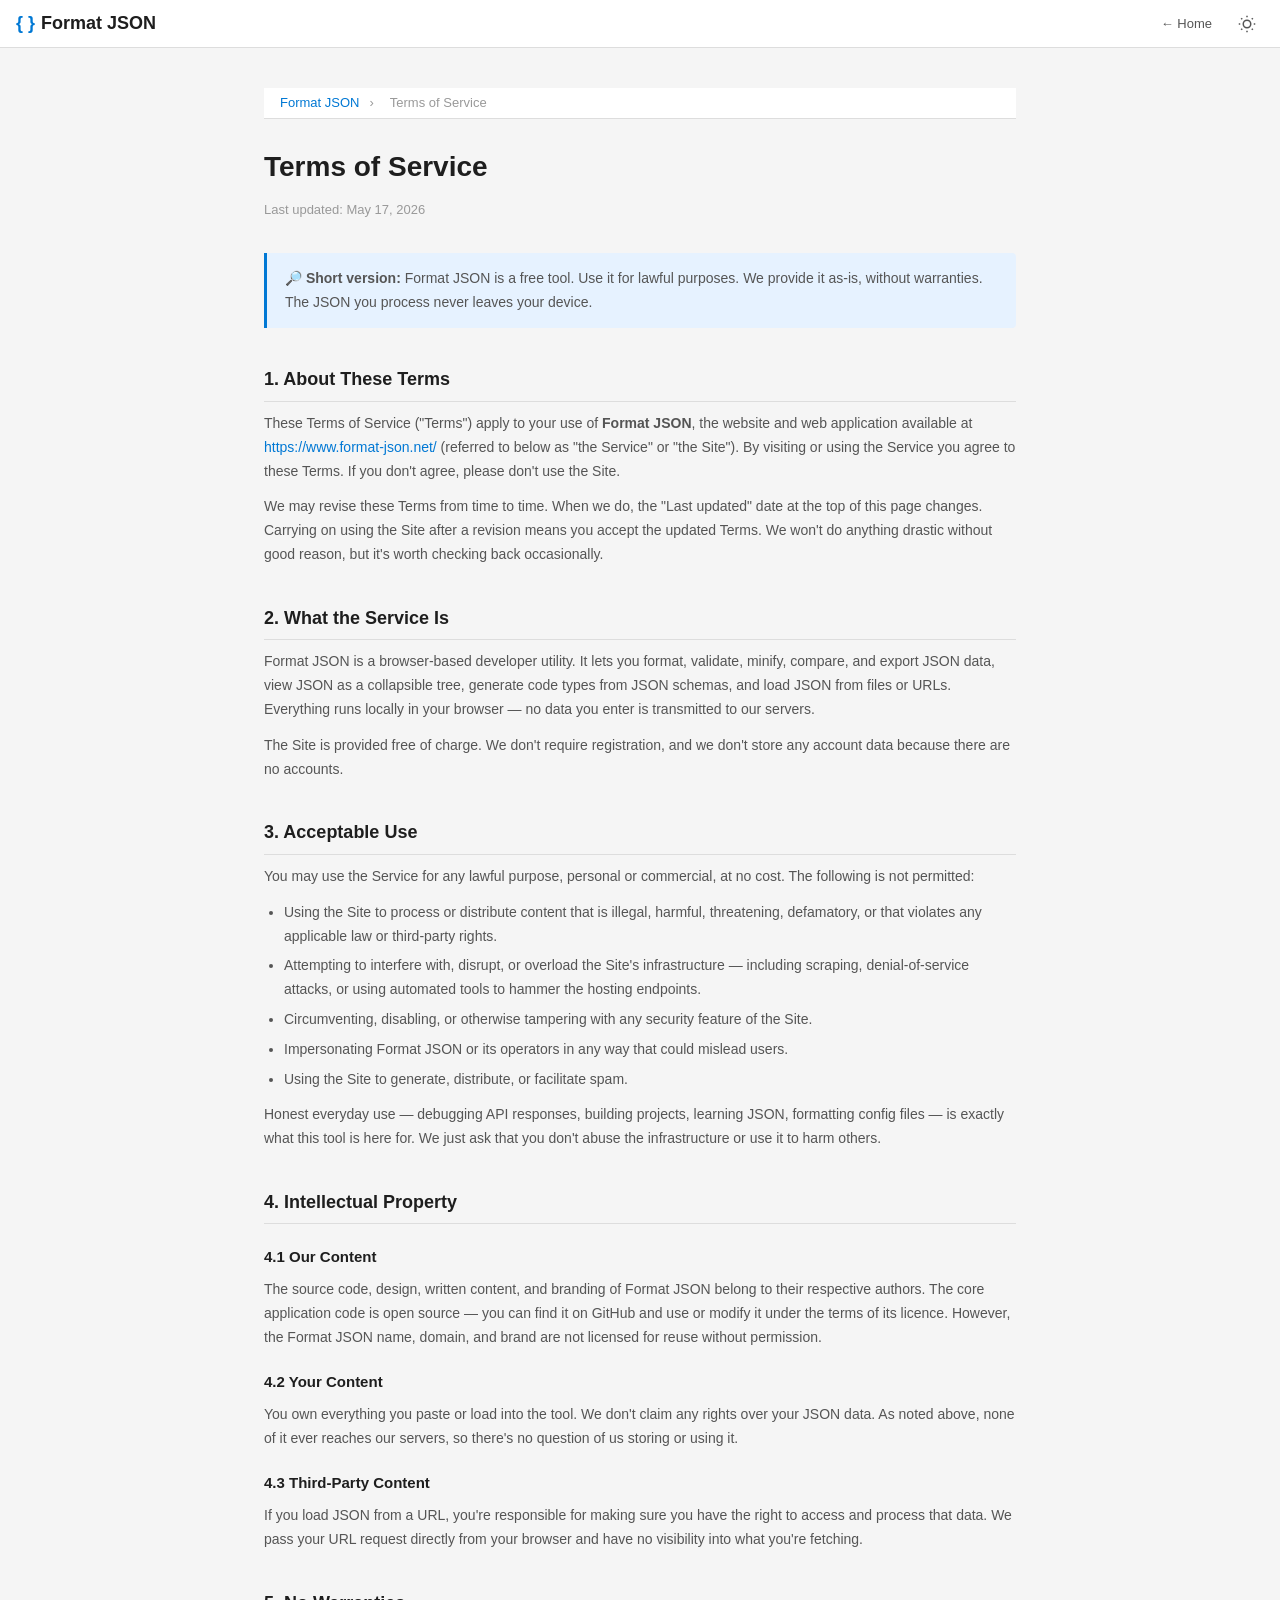
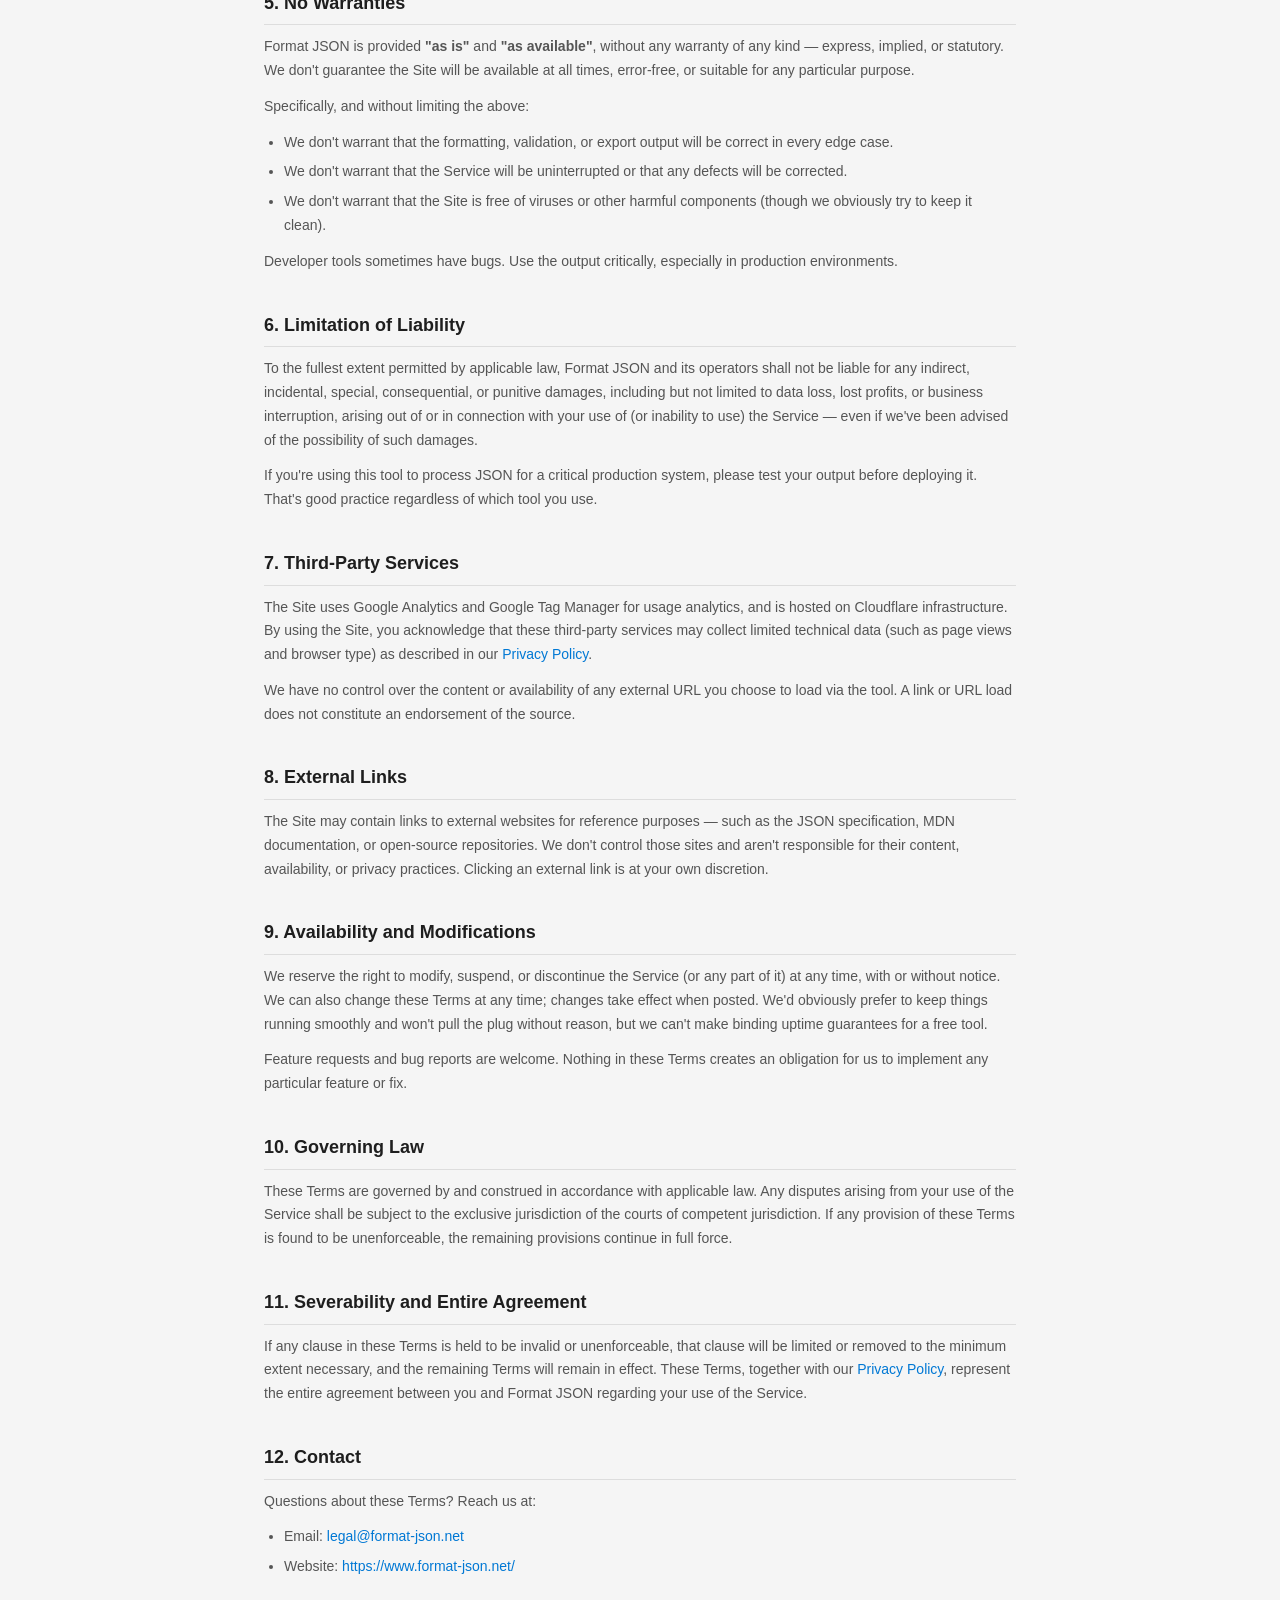
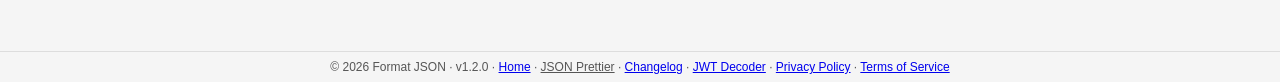
<file: terms/index.html>
<!DOCTYPE html>
<html lang="en">
<head>
  <!-- Google Tag Manager -->
  <script>window.dataLayer=window.dataLayer||[];
(function(){var loaded=false;
function load(){if(loaded)return;loaded=true;
window.dataLayer.push({'gtm.start':new Date().getTime(),event:'gtm.js'});
var s=document.createElement('script');s.async=true;
s.src='https://www.googletagmanager.com/gtm.js?id=GTM-KBB4RLGW';document.head.appendChild(s);}
['pointerdown','keydown','scroll','touchstart'].forEach(function(e){addEventListener(e,load,{once:true,passive:true});});
addEventListener('load',function(){setTimeout(load,4000);});})();</script>
  <!-- End Google Tag Manager -->

  <meta charset="UTF-8" />
  <meta name="viewport" content="width=device-width, initial-scale=1.0" />

  <!-- Primary SEO -->
  <title>Terms of Service — Format JSON</title>
  <meta name="description" content="Terms of Service for Format JSON. Read the rules that govern your use of our free browser-based JSON formatter, validator, and related tools." />
  <meta name="robots" content="index, follow" />
  <link rel="canonical" href="https://www.format-json.net/terms/" />
  <meta name="author" content="format-json.net" />

  <!-- Open Graph -->
  <meta property="og:type" content="website" />
  <meta property="og:title" content="Terms of Service — Format JSON" />
  <meta property="og:description" content="Terms of Service for Format JSON. Rules governing your use of our free browser-based JSON tools." />
  <meta property="og:url" content="https://www.format-json.net/terms/" />
  <meta property="og:site_name" content="Format JSON" />
  <meta property="og:locale" content="en_US" />

  <!-- Twitter -->
  <meta name="twitter:card" content="summary" />
  <meta name="twitter:title" content="Terms of Service — Format JSON" />
  <meta name="twitter:description" content="Terms of Service for Format JSON. Rules governing your use of our free JSON tools." />

  <!-- Structured Data: WebPage -->
  <script type="application/ld+json">
  {
    "@context": "https://schema.org",
    "@type": "WebPage",
    "name": "Terms of Service — Format JSON",
    "url": "https://www.format-json.net/terms/",
    "description": "Terms of Service for the Format JSON online tool.",
    "isPartOf": {
      "@type": "WebSite",
      "name": "Format JSON",
      "url": "https://www.format-json.net/"
    }
  }
  </script>

  <!-- Structured Data: BreadcrumbList -->
  <script type="application/ld+json">
  {
    "@context": "https://schema.org",
    "@type": "BreadcrumbList",
    "itemListElement": [
      {
        "@type": "ListItem",
        "position": 1,
        "name": "Format JSON",
        "item": "https://www.format-json.net/"
      },
      {
        "@type": "ListItem",
        "position": 2,
        "name": "Terms of Service",
        "item": "https://www.format-json.net/terms/"
      }
    ]
  }
  </script>

  <link rel="preload" href="../css/styles.css" as="style" />
  <link rel="icon" href="/favicon.ico" sizes="48x48" />
  <link rel="icon" type="image/png" href="/icons/favicon-48.png" sizes="48x48" />
  <link rel="apple-touch-icon" href="../icons/icon-192.png" />
  <link rel="stylesheet" href="../css/styles.css" />
  <link rel="manifest" href="../manifest.json" />
  <meta name="theme-color" content="#1e1e2e" />
  <meta name="mobile-web-app-capable" content="yes" />
  <meta name="apple-mobile-web-app-capable" content="yes" />
  <meta name="apple-mobile-web-app-status-bar-style" content="black-translucent" />

  <style>
    .policy-wrap {
      flex: 1;
      overflow-y: auto;
      background: var(--bg-secondary);
    }
    .policy-content {
      max-width: 800px;
      margin: 0 auto;
      padding: 40px 24px 60px;
      color: var(--text-primary);
      line-height: 1.7;
    }
    .policy-content h1 {
      font-size: 28px;
      font-weight: 700;
      margin-bottom: 8px;
      color: var(--text-primary);
    }
    .policy-content .last-updated {
      font-size: 13px;
      color: var(--text-muted);
      margin-bottom: 32px;
    }
    .policy-content h2 {
      font-size: 18px;
      font-weight: 700;
      margin-top: 36px;
      margin-bottom: 10px;
      color: var(--text-primary);
      padding-bottom: 6px;
      border-bottom: 1px solid var(--border);
    }
    .policy-content h3 {
      font-size: 15px;
      font-weight: 600;
      margin-top: 20px;
      margin-bottom: 8px;
      color: var(--text-primary);
    }
    .policy-content p {
      font-size: 14px;
      color: var(--text-secondary);
      margin-bottom: 12px;
    }
    .policy-content ul {
      margin: 0 0 12px 20px;
      padding: 0;
    }
    .policy-content li {
      font-size: 14px;
      color: var(--text-secondary);
      margin-bottom: 6px;
    }
    .policy-content a {
      color: var(--accent);
      text-decoration: none;
    }
    .policy-content a:hover {
      text-decoration: underline;
    }
    .policy-content .highlight-box {
      background: var(--accent-light);
      border-left: 3px solid var(--accent);
      border-radius: 0 var(--radius-sm) var(--radius-sm) 0;
      padding: 14px 18px;
      margin-bottom: 20px;
    }
    .policy-content .highlight-box p {
      margin-bottom: 0;
      font-weight: 500;
    }
    .breadcrumb {
      font-size: 13px;
      color: var(--text-muted);
      margin-bottom: 24px;
    }
    .breadcrumb a {
      color: var(--accent);
      text-decoration: none;
    }
    .breadcrumb a:hover {
      text-decoration: underline;
    }
    .breadcrumb span {
      margin: 0 6px;
    }
  </style>
</head>
<body>
  <!-- Google Tag Manager (noscript) -->
  <noscript><iframe src="https://www.googletagmanager.com/ns.html?id=GTM-KBB4RLGW"
  height="0" width="0" style="display:none;visibility:hidden"></iframe></noscript>
  <!-- End Google Tag Manager (noscript) -->

  <header class="toolbar" role="banner">
    <div class="toolbar-left">
      <a href="https://www.format-json.net/" class="logo" style="text-decoration:none;" aria-label="Format JSON Home">{ } <span>Format JSON</span></a>
    </div>
    <div class="toolbar-right">
      <a href="https://www.format-json.net/" class="about-link" title="Back to Format JSON tool">&#8592; Home</a>
      <button id="btn-theme" class="icon-btn" title="Toggle dark/light theme" aria-label="Toggle theme">
        <svg width="18" height="18" viewBox="0 0 24 24" fill="none" stroke="currentColor" stroke-width="2"><circle cx="12" cy="12" r="5"/><line x1="12" y1="1" x2="12" y2="3"/><line x1="12" y1="21" x2="12" y2="23"/><line x1="4.22" y1="4.22" x2="5.64" y2="5.64"/><line x1="18.36" y1="18.36" x2="19.78" y2="19.78"/><line x1="1" y1="12" x2="3" y2="12"/><line x1="21" y1="12" x2="23" y2="12"/><line x1="4.22" y1="19.78" x2="5.64" y2="18.36"/><line x1="18.36" y1="5.64" x2="19.78" y2="4.22"/></svg>
      </button>
    </div>
  </header>

  <div class="policy-wrap">
    <main class="policy-content" id="main-content">

      <nav class="breadcrumb" aria-label="Breadcrumb">
        <a href="https://www.format-json.net/">Format JSON</a>
        <span aria-hidden="true">&#8250;</span>
        <span>Terms of Service</span>
      </nav>

      <h1>Terms of Service</h1>
      <p class="last-updated">Last updated: May 17, 2026</p>

      <div class="highlight-box" role="note">
        <p>&#128270; <strong>Short version:</strong> Format JSON is a free tool. Use it for lawful purposes. We provide it as-is, without warranties. The JSON you process never leaves your device.</p>
      </div>

      <h2>1. About These Terms</h2>
      <p>These Terms of Service ("Terms") apply to your use of <strong>Format JSON</strong>, the website and web application available at <a href="https://www.format-json.net/">https://www.format-json.net/</a> (referred to below as "the Service" or "the Site"). By visiting or using the Service you agree to these Terms. If you don't agree, please don't use the Site.</p>
      <p>We may revise these Terms from time to time. When we do, the "Last updated" date at the top of this page changes. Carrying on using the Site after a revision means you accept the updated Terms. We won't do anything drastic without good reason, but it's worth checking back occasionally.</p>

      <h2>2. What the Service Is</h2>
      <p>Format JSON is a browser-based developer utility. It lets you format, validate, minify, compare, and export JSON data, view JSON as a collapsible tree, generate code types from JSON schemas, and load JSON from files or URLs. Everything runs locally in your browser — no data you enter is transmitted to our servers.</p>
      <p>The Site is provided free of charge. We don't require registration, and we don't store any account data because there are no accounts.</p>

      <h2>3. Acceptable Use</h2>
      <p>You may use the Service for any lawful purpose, personal or commercial, at no cost. The following is not permitted:</p>
      <ul>
        <li>Using the Site to process or distribute content that is illegal, harmful, threatening, defamatory, or that violates any applicable law or third-party rights.</li>
        <li>Attempting to interfere with, disrupt, or overload the Site's infrastructure — including scraping, denial-of-service attacks, or using automated tools to hammer the hosting endpoints.</li>
        <li>Circumventing, disabling, or otherwise tampering with any security feature of the Site.</li>
        <li>Impersonating Format JSON or its operators in any way that could mislead users.</li>
        <li>Using the Site to generate, distribute, or facilitate spam.</li>
      </ul>
      <p>Honest everyday use — debugging API responses, building projects, learning JSON, formatting config files — is exactly what this tool is here for. We just ask that you don't abuse the infrastructure or use it to harm others.</p>

      <h2>4. Intellectual Property</h2>

      <h3>4.1 Our Content</h3>
      <p>The source code, design, written content, and branding of Format JSON belong to their respective authors. The core application code is open source — you can find it on GitHub and use or modify it under the terms of its licence. However, the Format JSON name, domain, and brand are not licensed for reuse without permission.</p>

      <h3>4.2 Your Content</h3>
      <p>You own everything you paste or load into the tool. We don't claim any rights over your JSON data. As noted above, none of it ever reaches our servers, so there's no question of us storing or using it.</p>

      <h3>4.3 Third-Party Content</h3>
      <p>If you load JSON from a URL, you're responsible for making sure you have the right to access and process that data. We pass your URL request directly from your browser and have no visibility into what you're fetching.</p>

      <h2>5. No Warranties</h2>
      <p>Format JSON is provided <strong>"as is"</strong> and <strong>"as available"</strong>, without any warranty of any kind — express, implied, or statutory. We don't guarantee the Site will be available at all times, error-free, or suitable for any particular purpose.</p>
      <p>Specifically, and without limiting the above:</p>
      <ul>
        <li>We don't warrant that the formatting, validation, or export output will be correct in every edge case.</li>
        <li>We don't warrant that the Service will be uninterrupted or that any defects will be corrected.</li>
        <li>We don't warrant that the Site is free of viruses or other harmful components (though we obviously try to keep it clean).</li>
      </ul>
      <p>Developer tools sometimes have bugs. Use the output critically, especially in production environments.</p>

      <h2>6. Limitation of Liability</h2>
      <p>To the fullest extent permitted by applicable law, Format JSON and its operators shall not be liable for any indirect, incidental, special, consequential, or punitive damages, including but not limited to data loss, lost profits, or business interruption, arising out of or in connection with your use of (or inability to use) the Service — even if we've been advised of the possibility of such damages.</p>
      <p>If you're using this tool to process JSON for a critical production system, please test your output before deploying it. That's good practice regardless of which tool you use.</p>

      <h2>7. Third-Party Services</h2>
      <p>The Site uses Google Analytics and Google Tag Manager for usage analytics, and is hosted on Cloudflare infrastructure. By using the Site, you acknowledge that these third-party services may collect limited technical data (such as page views and browser type) as described in our <a href="https://www.format-json.net/privacy-policy/">Privacy Policy</a>.</p>
      <p>We have no control over the content or availability of any external URL you choose to load via the tool. A link or URL load does not constitute an endorsement of the source.</p>

      <h2>8. External Links</h2>
      <p>The Site may contain links to external websites for reference purposes — such as the JSON specification, MDN documentation, or open-source repositories. We don't control those sites and aren't responsible for their content, availability, or privacy practices. Clicking an external link is at your own discretion.</p>

      <h2>9. Availability and Modifications</h2>
      <p>We reserve the right to modify, suspend, or discontinue the Service (or any part of it) at any time, with or without notice. We can also change these Terms at any time; changes take effect when posted. We'd obviously prefer to keep things running smoothly and won't pull the plug without reason, but we can't make binding uptime guarantees for a free tool.</p>
      <p>Feature requests and bug reports are welcome. Nothing in these Terms creates an obligation for us to implement any particular feature or fix.</p>

      <h2>10. Governing Law</h2>
      <p>These Terms are governed by and construed in accordance with applicable law. Any disputes arising from your use of the Service shall be subject to the exclusive jurisdiction of the courts of competent jurisdiction. If any provision of these Terms is found to be unenforceable, the remaining provisions continue in full force.</p>

      <h2>11. Severability and Entire Agreement</h2>
      <p>If any clause in these Terms is held to be invalid or unenforceable, that clause will be limited or removed to the minimum extent necessary, and the remaining Terms will remain in effect. These Terms, together with our <a href="https://www.format-json.net/privacy-policy/">Privacy Policy</a>, represent the entire agreement between you and Format JSON regarding your use of the Service.</p>

      <h2>12. Contact</h2>
      <p>Questions about these Terms? Reach us at:</p>
      <ul>
        <li>Email: <a href="mailto:legal@format-json.net">legal@format-json.net</a></li>
        <li>Website: <a href="https://www.format-json.net/">https://www.format-json.net/</a></li>
      </ul>

    </main>
  </div>

  <footer class="site-footer">
    <p>&copy; 2026 Format JSON &middot; v1.2.0 &middot; <a href="https://www.format-json.net/">Home</a> &middot; <a href="https://www.format-json.net/json-prettier/" style="color:inherit;">JSON Prettier</a> &middot; <a href="https://www.format-json.net/changelog/">Changelog</a> &middot; <a href="https://www.format-json.net/json-web-token/">JWT Decoder</a> &middot; <a href="https://www.format-json.net/privacy-policy/">Privacy Policy</a> &middot; <a href="https://www.format-json.net/terms/">Terms of Service</a></p>
  </footer>

  <script>
    (function () {
      const THEME_KEY = 'jv-theme';
      const btn = document.getElementById('btn-theme');
      function applyTheme(t) {
        document.documentElement.setAttribute('data-theme', t);
        localStorage.setItem(THEME_KEY, t);
      }
      const saved = localStorage.getItem(THEME_KEY);
      if (saved) {
        applyTheme(saved);
      } else if (window.matchMedia && window.matchMedia('(prefers-color-scheme: dark)').matches) {
        applyTheme('dark');
      }
      btn.addEventListener('click', function () {
        const current = document.documentElement.getAttribute('data-theme');
        applyTheme(current === 'dark' ? 'light' : 'dark');
      });
    })();
  </script>
</body>
</html>
</file>
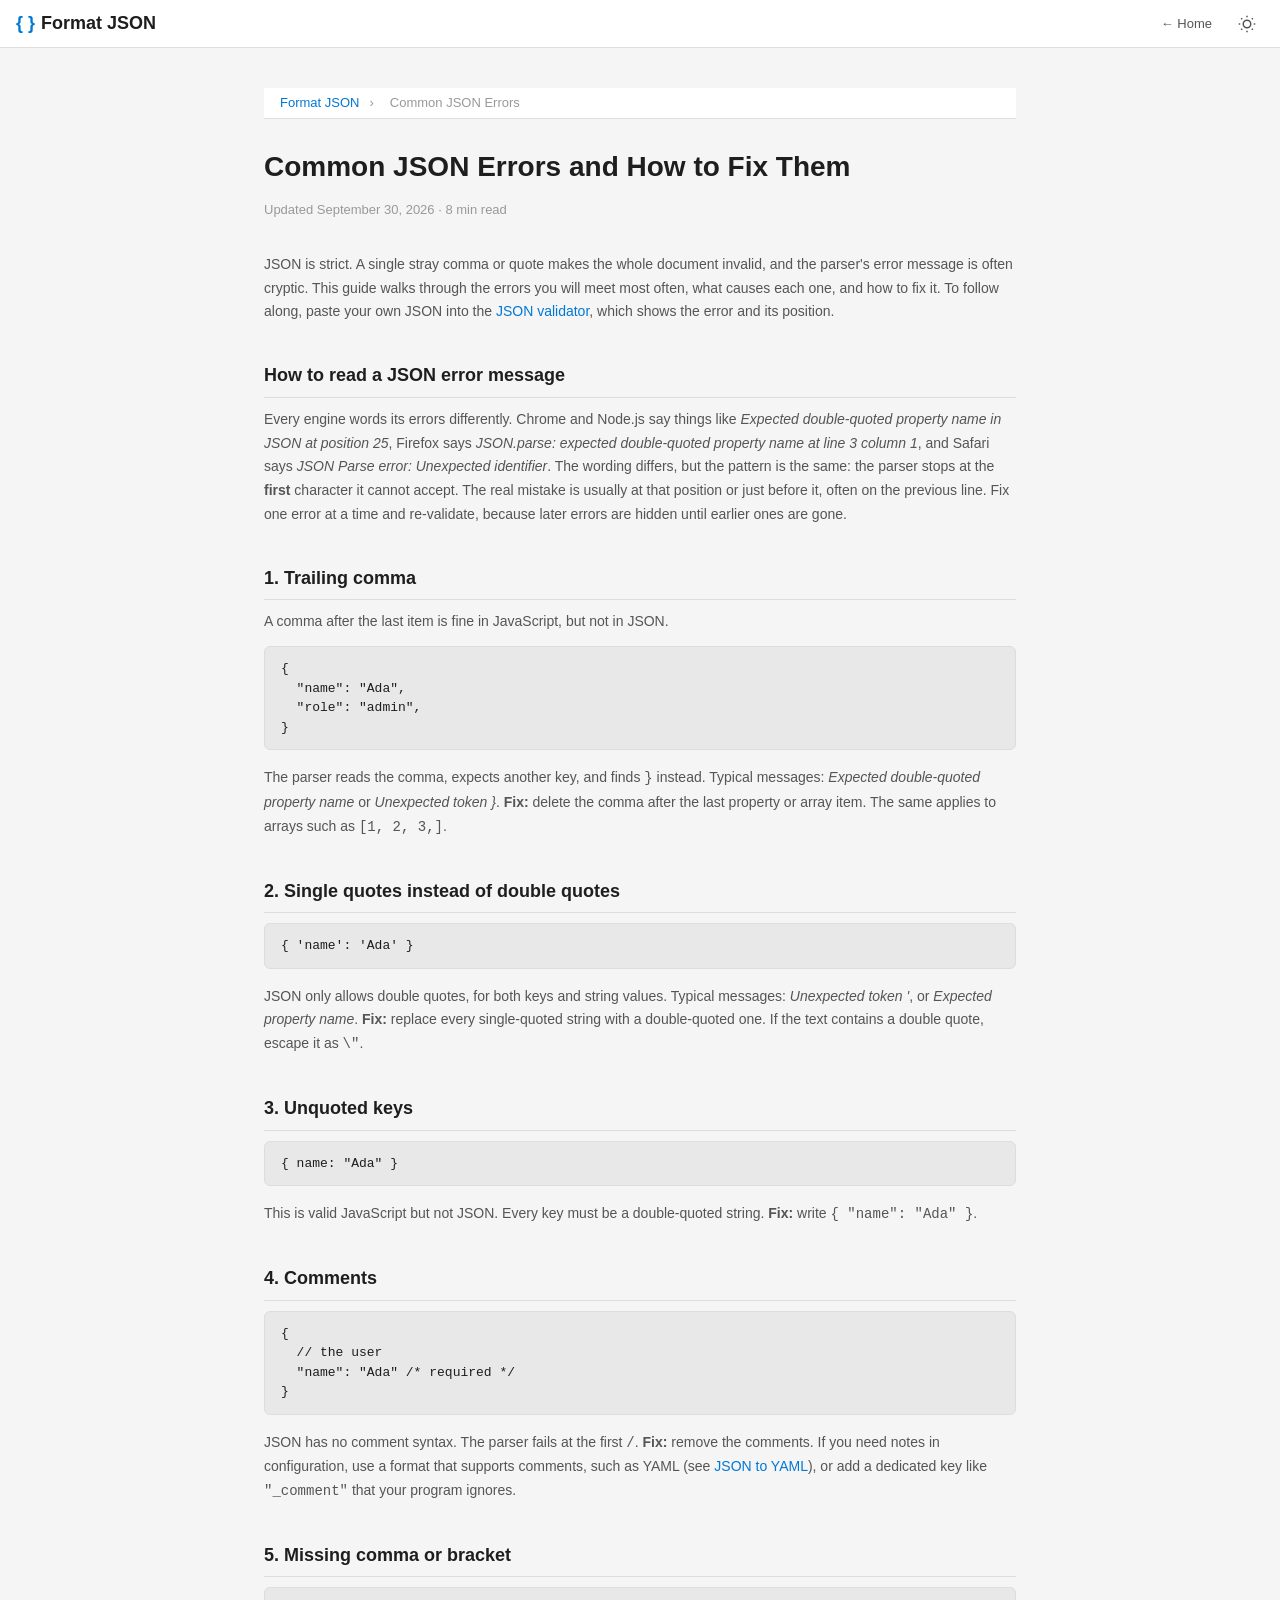
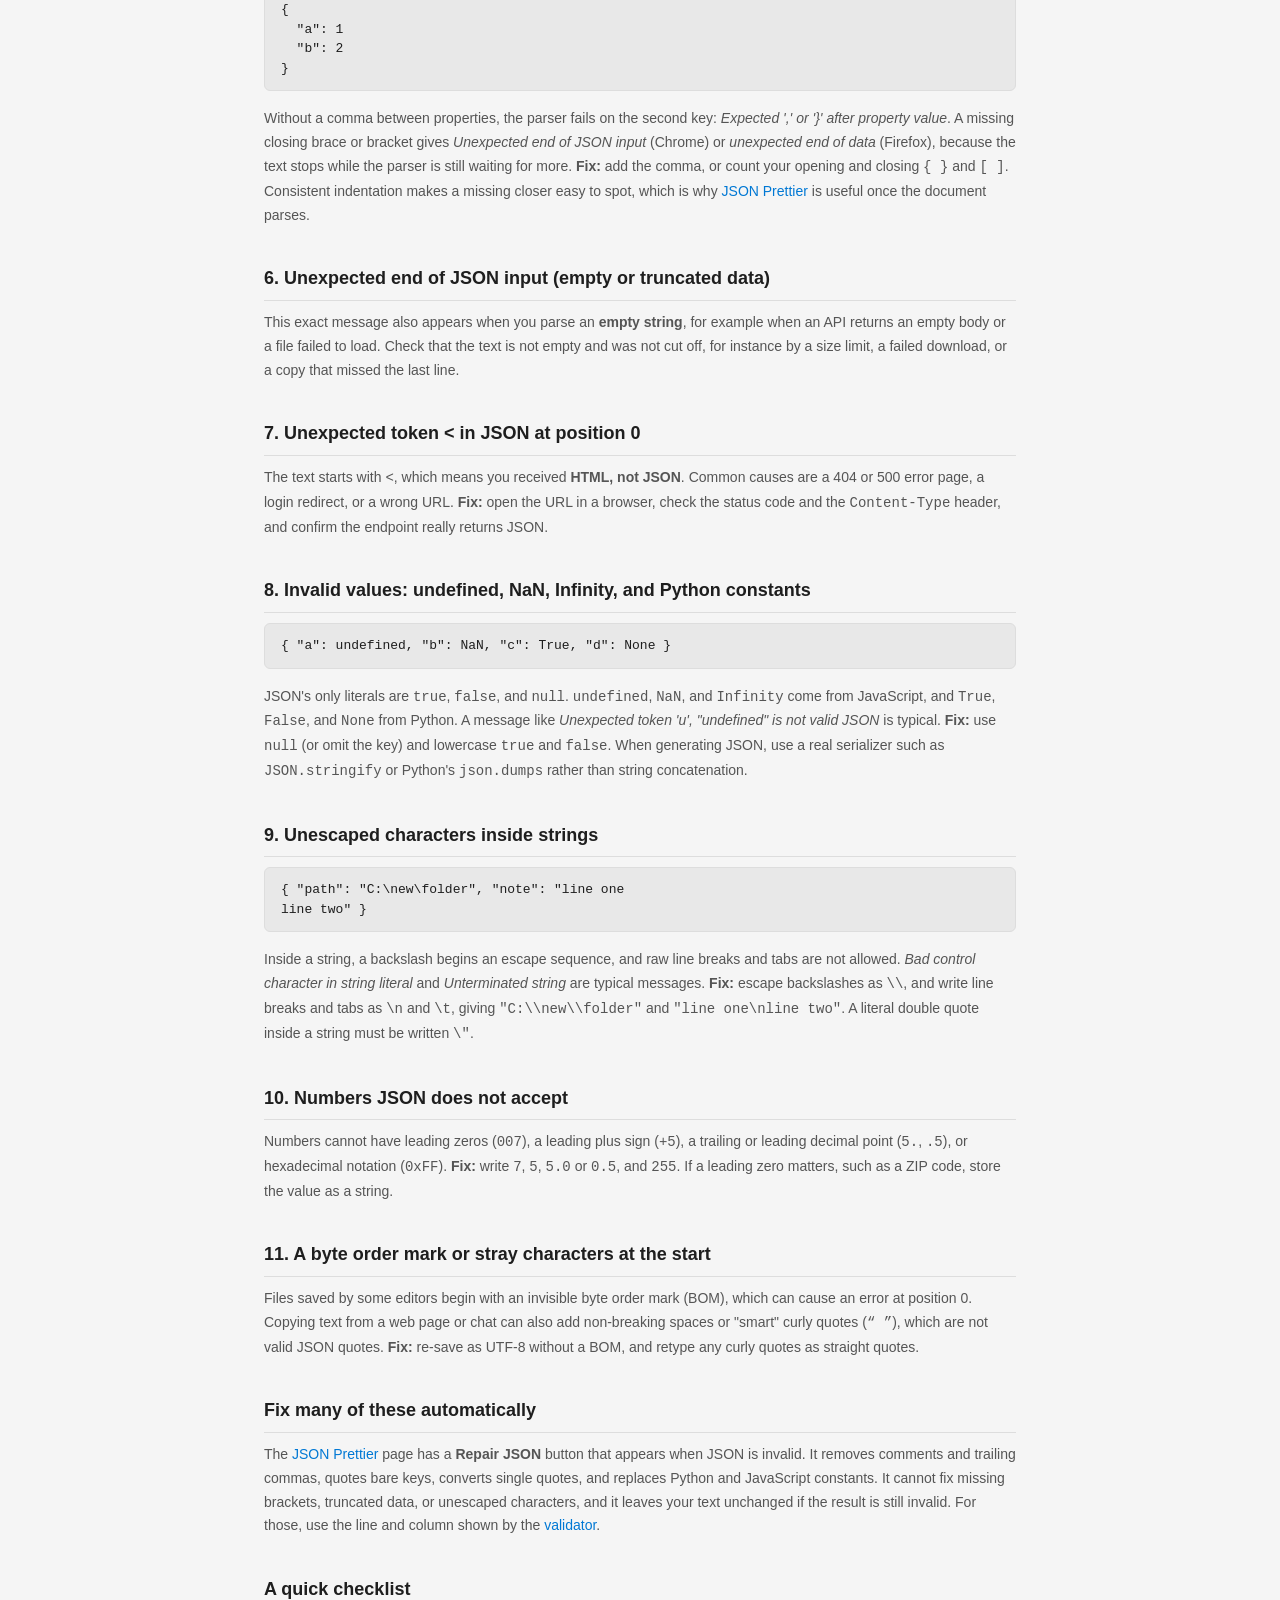
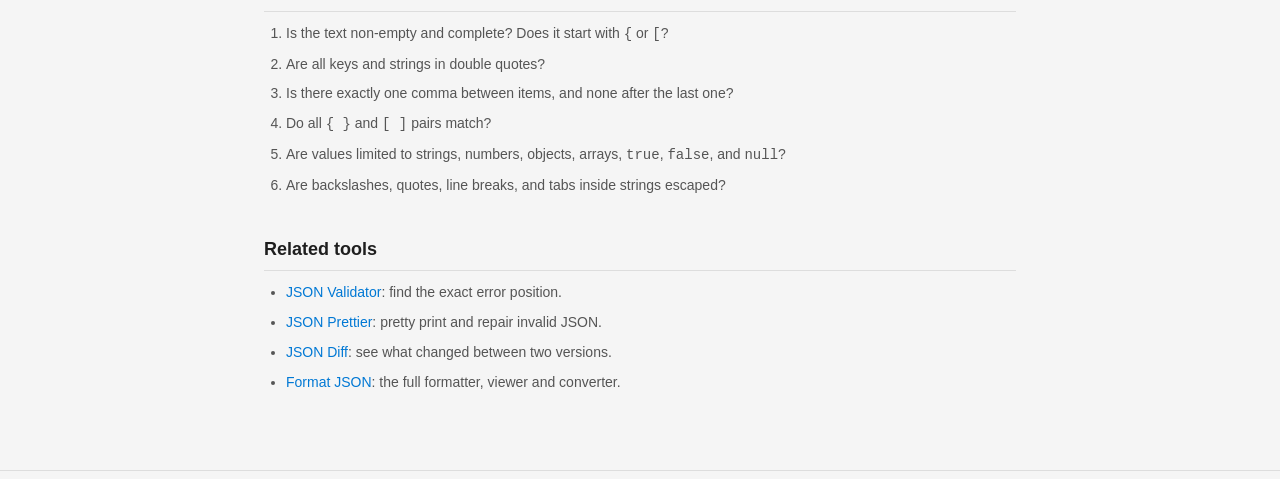
<file: blog/common-json-errors/index.html>
<!DOCTYPE html>
<html lang="en">
<head>
  <!-- Google Tag Manager -->
  <script>window.dataLayer=window.dataLayer||[];
(function(){var loaded=false;
function load(){if(loaded)return;loaded=true;
window.dataLayer.push({'gtm.start':new Date().getTime(),event:'gtm.js'});
var s=document.createElement('script');s.async=true;
s.src='https://www.googletagmanager.com/gtm.js?id=GTM-KBB4RLGW';document.head.appendChild(s);}
['pointerdown','keydown','scroll','touchstart'].forEach(function(e){addEventListener(e,load,{once:true,passive:true});});
addEventListener('load',function(){setTimeout(load,4000);});})();</script>
  <!-- End Google Tag Manager -->

  <meta charset="UTF-8" />
  <meta name="viewport" content="width=device-width, initial-scale=1.0" />

  <!-- Primary SEO -->
  <title>Common JSON Errors and How to Fix Them — Unexpected Token, Unexpected End</title>
  <meta name="description" content="The most common JSON errors explained: trailing commas, single quotes, unquoted keys, comments, unexpected token and unexpected end of JSON input, with the cause and fix for each." />
  <meta name="robots" content="index, follow" />
  <link rel="canonical" href="https://www.format-json.net/blog/common-json-errors/" />
  <meta name="author" content="format-json.net" />

  <!-- Open Graph -->
  <meta property="og:type" content="article" />
  <meta property="og:title" content="Common JSON Errors and How to Fix Them" />
  <meta property="og:description" content="The most common JSON errors explained: trailing commas, single quotes, unquoted keys, comments, unexpected token and unexpected end of JSON input, with the cause and fix for each." />
  <meta property="og:url" content="https://www.format-json.net/blog/common-json-errors/" />
  <meta property="og:site_name" content="Format JSON" />
  <meta property="og:locale" content="en_US" />

  <!-- Twitter -->
  <meta name="twitter:card" content="summary" />
  <meta name="twitter:title" content="Common JSON Errors and How to Fix Them" />
  <meta name="twitter:description" content="The most common JSON errors explained: trailing commas, single quotes, unquoted keys, comments, unexpected token and unexpected end of JSON input, with the cause and fix for each." />

  <!-- Structured Data: WebPage -->
  <script type="application/ld+json">
  {
    "@context": "https://schema.org",
    "@type": "Article",
    "headline": "Common JSON Errors and How to Fix Them",
    "description": "The most common JSON errors explained: trailing commas, single quotes, unquoted keys, comments, unexpected token and unexpected end of JSON input, with the cause and fix for each.",
    "url": "https://www.format-json.net/blog/common-json-errors/",
    "mainEntityOfPage": "https://www.format-json.net/blog/common-json-errors/",
    "datePublished": "2026-09-30",
    "dateModified": "2026-09-30",
    "image": "https://www.format-json.net/og-image.png",
    "author": {
      "@type": "Organization",
      "name": "Format JSON",
      "url": "https://www.format-json.net/"
    },
    "publisher": {
      "@type": "Organization",
      "name": "Format JSON",
      "url": "https://www.format-json.net/"
    }
  }
  </script>

  <script type="application/ld+json">
  {
    "@context": "https://schema.org",
    "@type": "BreadcrumbList",
    "itemListElement": [
      {
        "@type": "ListItem",
        "position": 1,
        "name": "Format JSON",
        "item": "https://www.format-json.net/"
      },
      {
        "@type": "ListItem",
        "position": 2,
        "name": "Common JSON Errors",
        "item": "https://www.format-json.net/blog/common-json-errors/"
      }
    ]
  }
  </script>

  <link rel="preload" href="../../css/styles.css" as="style" />
  <link rel="icon" href="/favicon.ico" sizes="48x48" />
  <link rel="icon" type="image/png" href="/icons/favicon-48.png" sizes="48x48" />
  <link rel="apple-touch-icon" href="../../icons/icon-192.png" />
  <link rel="stylesheet" href="../../css/styles.css" />
  <link rel="manifest" href="../../manifest.json" />
  <meta name="theme-color" content="#1e1e2e" />
  <meta name="mobile-web-app-capable" content="yes" />
  <meta name="apple-mobile-web-app-capable" content="yes" />
  <meta name="apple-mobile-web-app-status-bar-style" content="black-translucent" />

  <style>
    .policy-wrap {
      flex: 1;
      overflow-y: auto;
      background: var(--bg-secondary);
    }
    .policy-content {
      max-width: 800px;
      margin: 0 auto;
      padding: 40px 24px 60px;
      color: var(--text-primary);
      line-height: 1.7;
    }
    .policy-content h1 {
      font-size: 28px;
      font-weight: 700;
      margin-bottom: 8px;
      color: var(--text-primary);
    }
    .policy-content .last-updated {
      font-size: 13px;
      color: var(--text-muted);
      margin-bottom: 32px;
    }
    .policy-content h2 {
      font-size: 18px;
      font-weight: 700;
      margin-top: 36px;
      margin-bottom: 10px;
      color: var(--text-primary);
      padding-bottom: 6px;
      border-bottom: 1px solid var(--border);
    }
    .policy-content h3 {
      font-size: 15px;
      font-weight: 600;
      margin-top: 20px;
      margin-bottom: 8px;
      color: var(--text-primary);
    }
    .policy-content p {
      font-size: 14px;
      color: var(--text-secondary);
      margin-bottom: 12px;
    }
    .policy-content ul {
      margin: 0 0 12px 20px;
      padding: 0;
    }
    .policy-content li {
      font-size: 14px;
      color: var(--text-secondary);
      margin-bottom: 6px;
    }
    .policy-content a {
      color: var(--accent);
      text-decoration: none;
    }
    .policy-content a:hover {
      text-decoration: underline;
    }
    .policy-content .highlight-box {
      background: var(--accent-light);
      border-left: 3px solid var(--accent);
      border-radius: 0 var(--radius-sm) var(--radius-sm) 0;
      padding: 14px 18px;
      margin-bottom: 20px;
    }
    .policy-content .highlight-box p {
      margin-bottom: 0;
      font-weight: 500;
    }
    .breadcrumb {
      font-size: 13px;
      color: var(--text-muted);
      margin-bottom: 24px;
    }
    .breadcrumb a {
      color: var(--accent);
      text-decoration: none;
    }
    .breadcrumb a:hover {
      text-decoration: underline;
    }
    .breadcrumb span {
      margin: 0 6px;
    }
    .policy-content pre {
      background: var(--bg-tertiary);
      border: 1px solid var(--border);
      border-radius: var(--radius);
      padding: 12px 16px;
      overflow-x: auto;
      margin: 0 0 16px;
      font-size: 13px;
      line-height: 1.5;
    }
    .policy-content pre code { background: none; padding: 0; }
    .policy-content ul, .policy-content ol { margin: 0 0 16px 22px; font-size: 14px; color: var(--text-secondary); }
    .policy-content li { margin-bottom: 6px; }
  </style>
</head>
<body>
  <!-- Google Tag Manager (noscript) -->
  <noscript><iframe src="https://www.googletagmanager.com/ns.html?id=GTM-KBB4RLGW"
  height="0" width="0" style="display:none;visibility:hidden"></iframe></noscript>
  <!-- End Google Tag Manager (noscript) -->

  <header class="toolbar" role="banner">
    <div class="toolbar-left">
      <a href="https://www.format-json.net/" class="logo" style="text-decoration:none;" aria-label="Format JSON Home">{ } <span>Format JSON</span></a>
    </div>
    <div class="toolbar-right">
      <a href="https://www.format-json.net/" class="about-link" title="Back to Format JSON tool">&#8592; Home</a>
      <button id="btn-theme" class="icon-btn" title="Toggle dark/light theme" aria-label="Toggle theme">
        <svg width="18" height="18" viewBox="0 0 24 24" fill="none" stroke="currentColor" stroke-width="2"><circle cx="12" cy="12" r="5"/><line x1="12" y1="1" x2="12" y2="3"/><line x1="12" y1="21" x2="12" y2="23"/><line x1="4.22" y1="4.22" x2="5.64" y2="5.64"/><line x1="18.36" y1="18.36" x2="19.78" y2="19.78"/><line x1="1" y1="12" x2="3" y2="12"/><line x1="21" y1="12" x2="23" y2="12"/><line x1="4.22" y1="19.78" x2="5.64" y2="18.36"/><line x1="18.36" y1="5.64" x2="19.78" y2="4.22"/></svg>
      </button>
    </div>
  </header>

  <div class="policy-wrap">
    <main class="policy-content" id="main-content">

      <nav class="breadcrumb" aria-label="Breadcrumb">
        <a href="https://www.format-json.net/">Format JSON</a>
        <span aria-hidden="true">&#8250;</span>
        <span>Common JSON Errors</span>
      </nav>

      <h1>Common JSON Errors and How to Fix Them</h1>
      <p class="last-updated">Updated September 30, 2026 &middot; 8 min read</p>

      <p>JSON is strict. A single stray comma or quote makes the whole document invalid, and the parser's error message is often cryptic. This guide walks through the errors you will meet most often, what causes each one, and how to fix it. To follow along, paste your own JSON into the <a href="/json-validator/">JSON validator</a>, which shows the error and its position.</p>

      <h2>How to read a JSON error message</h2>
      <p>Every engine words its errors differently. Chrome and Node.js say things like <em>Expected double-quoted property name in JSON at position 25</em>, Firefox says <em>JSON.parse: expected double-quoted property name at line 3 column 1</em>, and Safari says <em>JSON Parse error: Unexpected identifier</em>. The wording differs, but the pattern is the same: the parser stops at the <strong>first</strong> character it cannot accept. The real mistake is usually at that position or just before it, often on the previous line. Fix one error at a time and re-validate, because later errors are hidden until earlier ones are gone.</p>

      <h2>1. Trailing comma</h2>
      <p>A comma after the last item is fine in JavaScript, but not in JSON.</p>
      <pre><code>{
  "name": "Ada",
  "role": "admin",
}</code></pre>
      <p>The parser reads the comma, expects another key, and finds <code>}</code> instead. Typical messages: <em>Expected double-quoted property name</em> or <em>Unexpected token }</em>. <strong>Fix:</strong> delete the comma after the last property or array item. The same applies to arrays such as <code>[1, 2, 3,]</code>.</p>

      <h2>2. Single quotes instead of double quotes</h2>
      <pre><code>{ 'name': 'Ada' }</code></pre>
      <p>JSON only allows double quotes, for both keys and string values. Typical messages: <em>Unexpected token '</em>, or <em>Expected property name</em>. <strong>Fix:</strong> replace every single-quoted string with a double-quoted one. If the text contains a double quote, escape it as <code>\"</code>.</p>

      <h2>3. Unquoted keys</h2>
      <pre><code>{ name: "Ada" }</code></pre>
      <p>This is valid JavaScript but not JSON. Every key must be a double-quoted string. <strong>Fix:</strong> write <code>{ "name": "Ada" }</code>.</p>

      <h2>4. Comments</h2>
      <pre><code>{
  // the user
  "name": "Ada" /* required */
}</code></pre>
      <p>JSON has no comment syntax. The parser fails at the first <code>/</code>. <strong>Fix:</strong> remove the comments. If you need notes in configuration, use a format that supports comments, such as YAML (see <a href="/json-to-yaml/">JSON to YAML</a>), or add a dedicated key like <code>"_comment"</code> that your program ignores.</p>

      <h2>5. Missing comma or bracket</h2>
      <pre><code>{
  "a": 1
  "b": 2
}</code></pre>
      <p>Without a comma between properties, the parser fails on the second key: <em>Expected ',' or '}' after property value</em>. A missing closing brace or bracket gives <em>Unexpected end of JSON input</em> (Chrome) or <em>unexpected end of data</em> (Firefox), because the text stops while the parser is still waiting for more. <strong>Fix:</strong> add the comma, or count your opening and closing <code>{ }</code> and <code>[ ]</code>. Consistent indentation makes a missing closer easy to spot, which is why <a href="/json-prettier/">JSON Prettier</a> is useful once the document parses.</p>

      <h2>6. Unexpected end of JSON input (empty or truncated data)</h2>
      <p>This exact message also appears when you parse an <strong>empty string</strong>, for example when an API returns an empty body or a file failed to load. Check that the text is not empty and was not cut off, for instance by a size limit, a failed download, or a copy that missed the last line.</p>

      <h2>7. Unexpected token &lt; in JSON at position 0</h2>
      <p>The text starts with <code>&lt;</code>, which means you received <strong>HTML, not JSON</strong>. Common causes are a 404 or 500 error page, a login redirect, or a wrong URL. <strong>Fix:</strong> open the URL in a browser, check the status code and the <code>Content-Type</code> header, and confirm the endpoint really returns JSON.</p>

      <h2>8. Invalid values: undefined, NaN, Infinity, and Python constants</h2>
      <pre><code>{ "a": undefined, "b": NaN, "c": True, "d": None }</code></pre>
      <p>JSON's only literals are <code>true</code>, <code>false</code>, and <code>null</code>. <code>undefined</code>, <code>NaN</code>, and <code>Infinity</code> come from JavaScript, and <code>True</code>, <code>False</code>, and <code>None</code> from Python. A message like <em>Unexpected token 'u', "undefined" is not valid JSON</em> is typical. <strong>Fix:</strong> use <code>null</code> (or omit the key) and lowercase <code>true</code> and <code>false</code>. When generating JSON, use a real serializer such as <code>JSON.stringify</code> or Python's <code>json.dumps</code> rather than string concatenation.</p>

      <h2>9. Unescaped characters inside strings</h2>
      <pre><code>{ "path": "C:\new\folder", "note": "line one
line two" }</code></pre>
      <p>Inside a string, a backslash begins an escape sequence, and raw line breaks and tabs are not allowed. <em>Bad control character in string literal</em> and <em>Unterminated string</em> are typical messages. <strong>Fix:</strong> escape backslashes as <code>\\</code>, and write line breaks and tabs as <code>\n</code> and <code>\t</code>, giving <code>"C:\\new\\folder"</code> and <code>"line one\nline two"</code>. A literal double quote inside a string must be written <code>\"</code>.</p>

      <h2>10. Numbers JSON does not accept</h2>
      <p>Numbers cannot have leading zeros (<code>007</code>), a leading plus sign (<code>+5</code>), a trailing or leading decimal point (<code>5.</code>, <code>.5</code>), or hexadecimal notation (<code>0xFF</code>). <strong>Fix:</strong> write <code>7</code>, <code>5</code>, <code>5.0</code> or <code>0.5</code>, and <code>255</code>. If a leading zero matters, such as a ZIP code, store the value as a string.</p>

      <h2>11. A byte order mark or stray characters at the start</h2>
      <p>Files saved by some editors begin with an invisible byte order mark (BOM), which can cause an error at position 0. Copying text from a web page or chat can also add non-breaking spaces or "smart" curly quotes (<code>“ ”</code>), which are not valid JSON quotes. <strong>Fix:</strong> re-save as UTF-8 without a BOM, and retype any curly quotes as straight quotes.</p>

      <h2>Fix many of these automatically</h2>
      <p>The <a href="/json-prettier/">JSON Prettier</a> page has a <strong>Repair JSON</strong> button that appears when JSON is invalid. It removes comments and trailing commas, quotes bare keys, converts single quotes, and replaces Python and JavaScript constants. It cannot fix missing brackets, truncated data, or unescaped characters, and it leaves your text unchanged if the result is still invalid. For those, use the line and column shown by the <a href="/json-validator/">validator</a>.</p>

      <h2>A quick checklist</h2>
      <ol>
        <li>Is the text non-empty and complete? Does it start with <code>{</code> or <code>[</code>?</li>
        <li>Are all keys and strings in double quotes?</li>
        <li>Is there exactly one comma between items, and none after the last one?</li>
        <li>Do all <code>{ }</code> and <code>[ ]</code> pairs match?</li>
        <li>Are values limited to strings, numbers, objects, arrays, <code>true</code>, <code>false</code>, and <code>null</code>?</li>
        <li>Are backslashes, quotes, line breaks, and tabs inside strings escaped?</li>
      </ol>

      <h2>Related tools</h2>
      <ul>
        <li><a href="/json-validator/">JSON Validator</a>: find the exact error position.</li>
        <li><a href="/json-prettier/">JSON Prettier</a>: pretty print and repair invalid JSON.</li>
        <li><a href="/json-diff/">JSON Diff</a>: see what changed between two versions.</li>
        <li><a href="/">Format JSON</a>: the full formatter, viewer and converter.</li>
      </ul>

    </main>
  </div>

  <footer class="site-footer">
    <p>&copy; 2026 Format JSON &middot; <a href="https://www.format-json.net/" style="color:inherit;">Home</a> &middot; <a href="https://www.format-json.net/json-validator/" style="color:inherit;">JSON Validator</a> &middot; <a href="https://www.format-json.net/json-prettier/" style="color:inherit;">JSON Prettier</a> &middot; <a href="https://www.format-json.net/privacy-policy/" style="color:inherit;">Privacy Policy</a> &middot; <a href="https://www.format-json.net/terms/" style="color:inherit;">Terms of Service</a></p>
  </footer>

  <script>
    (function () {
      const THEME_KEY = 'jv-theme';
      const btn = document.getElementById('btn-theme');
      function applyTheme(t) {
        document.documentElement.setAttribute('data-theme', t);
        localStorage.setItem(THEME_KEY, t);
      }
      const saved = localStorage.getItem(THEME_KEY);
      if (saved) {
        applyTheme(saved);
      } else if (window.matchMedia && window.matchMedia('(prefers-color-scheme: dark)').matches) {
        applyTheme('dark');
      }
      btn.addEventListener('click', function () {
        const current = document.documentElement.getAttribute('data-theme');
        applyTheme(current === 'dark' ? 'light' : 'dark');
      });
    })();
  </script>
</body>
</html>
</file>
<file: css/styles.css>
/* ===================================================================
   JSON Viewer — Styles
   Pure CSS, zero dependencies. Dark/light via [data-theme] on <html>.
   =================================================================== */

/* ---------- CSS Custom Properties ---------- */
:root {
  /* Light theme (default) */
  --bg-primary: #ffffff;
  --bg-secondary: #f5f5f5;
  --bg-tertiary: #e8e8e8;
  --bg-hover: #eaeaea;
  --text-primary: #1e1e1e;
  --text-secondary: #555;
  --text-muted: #999;
  --border: #ddd;
  --accent: #0078d4;
  --accent-hover: #005fa3;
  --accent-light: #e6f2ff;
  --danger: #d32f2f;
  --success: #2e7d32;
  --warning: #f57f17;
  --json-key: #0451a5;
  --json-string: #a31515;
  --json-number: #098658;
  --json-bool: #0000ff;
  --json-null: #808080;
  --diff-add: #e6ffec;
  --diff-remove: #ffebe9;
  --diff-change: #fff8e1;
  --shadow: 0 1px 3px rgba(0,0,0,0.1);
  --radius: 6px;
  --radius-sm: 4px;
  --font-mono: 'Cascadia Code', 'Fira Code', 'JetBrains Mono', 'Consolas', 'Monaco', monospace;
  --font-ui: -apple-system, BlinkMacSystemFont, 'Segoe UI', Roboto, Helvetica, Arial, sans-serif;
}

[data-theme="dark"] {
  --bg-primary: #1e1e2e;
  --bg-secondary: #181825;
  --bg-tertiary: #313244;
  --bg-hover: #45475a;
  --text-primary: #cdd6f4;
  --text-secondary: #a6adc8;
  --text-muted: #6c7086;
  --border: #45475a;
  --accent: #89b4fa;
  --accent-hover: #74c7ec;
  --accent-light: #1e2030;
  --danger: #f38ba8;
  --success: #a6e3a1;
  --warning: #f9e2af;
  --json-key: #89b4fa;
  --json-string: #a6e3a1;
  --json-number: #fab387;
  --json-bool: #cba6f7;
  --json-null: #6c7086;
  --diff-add: #1a2e1a;
  --diff-remove: #2e1a1a;
  --diff-change: #2e2a1a;
  --shadow: 0 1px 3px rgba(0,0,0,0.4);
}

/* ---------- Reset & Base ---------- */
*, *::before, *::after { box-sizing: border-box; margin: 0; padding: 0; }

html {
  height: 100%;
  font-family: var(--font-ui);
  background: var(--bg-secondary);
  color: var(--text-primary);
}

body {
  min-height: 100%;
  display: flex;
  flex-direction: column;
  overflow-x: hidden;
}

/* ---------- Toolbar ---------- */
.toolbar {
  display: flex;
  align-items: center;
  justify-content: space-between;
  padding: 0 16px;
  height: 48px;
  background: var(--bg-primary);
  border-bottom: 1px solid var(--border);
  flex-shrink: 0;
  position: sticky;
  top: 0;
  z-index: 50;
}

.logo {
  font-size: 18px;
  font-weight: 700;
  color: var(--accent);
  display: flex;
  align-items: center;
  gap: 6px;
  user-select: none;
}
.logo span { color: var(--text-primary); font-weight: 600; }

/* Tabs */
.tab-bar { display: flex; gap: 2px; }

.tab {
  padding: 8px 18px;
  border: none;
  background: transparent;
  color: var(--text-secondary);
  font-size: 13px;
  font-weight: 500;
  cursor: pointer;
  border-radius: var(--radius-sm) var(--radius-sm) 0 0;
  transition: background 0.15s, color 0.15s;
  font-family: var(--font-ui);
}
.tab:hover { background: var(--bg-hover); color: var(--text-primary); }
.tab.active {
  background: var(--bg-secondary);
  color: var(--accent-hover);
  font-weight: 600;
}

/* Icon buttons */
.icon-btn {
  display: inline-flex;
  align-items: center;
  justify-content: center;
  width: 34px;
  height: 34px;
  border: none;
  background: transparent;
  color: var(--text-secondary);
  border-radius: var(--radius-sm);
  cursor: pointer;
  transition: background 0.15s, color 0.15s;
}
.icon-btn:hover { background: var(--bg-hover); color: var(--text-primary); }
.icon-btn.small { width: 26px; height: 26px; font-size: 12px; }

.tool-link,
.about-link {
  font-size: 12.5px;
  font-weight: 600;
  color: var(--text-secondary);
  text-decoration: none;
  padding: 6px 8px;
  border-radius: var(--radius-sm);
}

.tool-link:hover,
.about-link:hover {
  background: var(--bg-hover);
  color: var(--text-primary);
}

/* ---------- Action Bar ---------- */
.action-bar {
  display: flex;
  align-items: center;
  justify-content: space-between;
  gap: 8px;
  padding: 6px 16px;
  background: var(--bg-primary);
  border-bottom: 1px solid var(--border);
  flex-shrink: 0;
  flex-wrap: wrap;
  position: sticky;
  top: 48px;
  z-index: 40;
}

.action-group {
  display: flex;
  align-items: center;
  gap: 6px;
  flex-wrap: wrap;
}
.action-group[hidden] { display: none; }

.action-btn {
  padding: 5px 14px;
  border: 1px solid var(--border);
  background: var(--bg-primary);
  color: var(--text-primary);
  font-size: 12.5px;
  font-weight: 500;
  border-radius: var(--radius-sm);
  cursor: pointer;
  display: inline-flex;
  align-items: center;
  gap: 5px;
  transition: background 0.15s, border-color 0.15s;
  font-family: var(--font-ui);
  white-space: nowrap;
}
.action-btn:hover { background: var(--bg-hover); border-color: var(--accent); }
.action-btn.primary {
  background: var(--accent);
  color: #fff;
  border-color: var(--accent);
}
.action-btn.primary:hover { background: var(--accent-hover); }

.action-select {
  padding: 5px 8px;
  border: 1px solid var(--border);
  background: var(--bg-primary);
  color: var(--text-primary);
  font-size: 12.5px;
  border-radius: var(--radius-sm);
  font-family: var(--font-ui);
}

.action-label {
  font-size: 12.5px;
  color: var(--text-secondary);
  font-weight: 500;
}

.separator {
  width: 1px;
  height: 20px;
  background: var(--border);
  margin: 0 4px;
}

/* ---------- Breadcrumb ---------- */
.breadcrumb {
  display: flex;
  align-items: center;
  gap: 4px;
  padding: 4px 16px;
  background: var(--bg-primary);
  border-bottom: 1px solid var(--border);
  font-size: 12px;
  color: var(--text-muted);
  flex-shrink: 0;
  overflow-x: auto;
}
.crumb {
  cursor: pointer;
  color: var(--accent);
  padding: 2px 4px;
  border-radius: 3px;
}
.crumb:hover { background: var(--accent-light); }
.crumb::after { content: ' ›'; color: var(--text-muted); margin-left: 4px; }
.crumb:last-child { color: var(--text-primary); font-weight: 600; }
.crumb:last-child::after { content: ''; }

/* ---------- Search Bar ---------- */
.search-bar {
  display: flex;
  align-items: center;
  gap: 6px;
  padding: 6px 16px;
  background: var(--bg-primary);
  border-bottom: 1px solid var(--border);
  flex-shrink: 0;
}
.search-bar[hidden] { display: none; }
.search-bar.sticky-open {
  position: sticky;
  top: 0;
  z-index: 35;
}
.search-bar input {
  flex: 1;
  padding: 6px 10px;
  border: 1px solid var(--border);
  border-radius: var(--radius-sm);
  background: var(--bg-secondary);
  color: var(--text-primary);
  font-size: 13px;
  font-family: var(--font-mono);
  outline: none;
}
.search-bar input:focus { border-color: var(--accent); }
.search-count { font-size: 12px; color: var(--text-muted); min-width: 60px; text-align: right; }

/* ---------- Main Content ---------- */
.main-content {
  height: calc(100vh - 100px);
  overflow: hidden;
  position: relative;
}

.panel {
  position: absolute;
  inset: 0;
  display: none;
  overflow: hidden;
}
.panel.active { display: flex; flex-direction: column; }

/* ---------- Editor ---------- */
.editor-wrap {
  flex: 1;
  display: flex;
  overflow: hidden;
  background: var(--bg-primary);
}

.line-numbers {
  width: 48px;
  padding: 12px 8px 12px 4px;
  background: var(--bg-secondary);
  color: var(--text-muted);
  font-family: var(--font-mono);
  font-size: 13px;
  line-height: 1.5;
  text-align: right;
  overflow: hidden;
  user-select: none;
  border-right: 1px solid var(--border);
  white-space: pre-wrap;
}

.json-editor {
  flex: 1;
  padding: 12px;
  border: none;
  background: var(--bg-primary);
  color: var(--text-primary);
  font-family: var(--font-mono);
  font-size: 13px;
  line-height: 1.5;
  resize: none;
  outline: none;
  tab-size: 2;
  white-space: pre-wrap;
  word-wrap: break-word;
  overflow-wrap: break-word;
  overflow: auto;
}
.json-editor::placeholder { color: var(--text-muted); }

/* Status bar */
.status-bar {
  display: flex;
  align-items: center;
  justify-content: space-between;
  padding: 4px 16px;
  background: var(--bg-secondary);
  border-top: 1px solid var(--border);
  font-size: 12px;
  flex-shrink: 0;
}
.validity { font-weight: 600; }
.validity.valid { color: var(--success); }
.validity.invalid { color: var(--danger); }
.stats { color: var(--text-muted); }

/* ---------- Validation Bar ---------- */
.validation-bar {
  display: flex;
  align-items: center;
  gap: 8px;
  padding: 6px 16px;
  font-size: 13px;
  flex-shrink: 0;
  border-top: 1px solid var(--border);
  background: var(--bg-secondary);
}
.validation-bar[hidden] { display: none; }

.validation-bar.valid {
  background: color-mix(in srgb, var(--success) 8%, var(--bg-primary));
  border-top-color: var(--success);
}
.validation-bar.invalid {
  background: color-mix(in srgb, var(--danger) 8%, var(--bg-primary));
  border-top-color: var(--danger);
}

.validation-icon {
  font-size: 15px;
  font-weight: 700;
  flex-shrink: 0;
}
.validation-bar.valid .validation-icon { color: var(--success); }
.validation-bar.invalid .validation-icon { color: var(--danger); }

.validation-msg {
  flex: 1;
  font-family: var(--font-mono);
  font-size: 12.5px;
  color: var(--text-primary);
  white-space: nowrap;
  overflow: hidden;
  text-overflow: ellipsis;
}

.validation-bar .action-btn.small {
  padding: 3px 10px;
  font-size: 11.5px;
}

/* ---------- Tree Viewer ---------- */
.viewer-toolbar {
  display: flex;
  align-items: center;
  gap: 6px;
  padding: 6px 16px;
  background: var(--bg-secondary);
  border-bottom: 1px solid var(--border);
  flex-shrink: 0;
}

.tree-container {
  flex: 1;
  padding: 12px 16px;
  overflow: auto;
  background: var(--bg-primary);
  font-family: var(--font-mono);
  font-size: 13px;
  line-height: 1.6;
}

.tree-node {
  padding-left: 20px;
  position: relative;
}
.tree-node.root { padding-left: 0; }

.tree-row {
  display: flex;
  align-items: center;
  gap: 4px;
  padding: 1px 4px;
  border-radius: 3px;
  cursor: default;
  white-space: nowrap;
}
.tree-row:hover { background: var(--bg-hover); }
.tree-row.highlight { background: var(--accent-light); outline: 1px solid var(--accent); }

.tree-toggle {
  width: 16px;
  height: 16px;
  display: inline-flex;
  align-items: center;
  justify-content: center;
  cursor: pointer;
  color: var(--text-muted);
  font-size: 10px;
  flex-shrink: 0;
  user-select: none;
  border: none;
  background: transparent;
  border-radius: 3px;
  transition: transform 0.12s;
}
.tree-toggle:hover { background: var(--bg-tertiary); }
.tree-toggle.collapsed { transform: rotate(-90deg); }
.tree-toggle-placeholder { width: 16px; flex-shrink: 0; }

.tree-key { color: var(--json-key); font-weight: 600; }
.tree-colon { color: var(--text-muted); margin: 0 2px; }
.tree-string { color: var(--json-string); }
.tree-number { color: var(--json-number); }
.tree-boolean { color: var(--json-bool); }
.tree-null { color: var(--json-null); font-style: italic; }
.tree-bracket { color: var(--text-muted); font-weight: 600; }
.tree-size { color: var(--text-muted); font-size: 11px; margin-left: 6px; }

.tree-children { overflow: hidden; }
.tree-children.collapsed { display: none; }

/* Copy-on-hover for values */
.tree-value {
  cursor: pointer;
  border-radius: 3px;
  padding: 0 2px;
  transition: background 0.1s;
}
.tree-value:hover { background: var(--accent-light); }

/* ---------- Diff ---------- */
.diff-layout {
  display: flex;
  gap: 1px;
  flex: 1;
  overflow: hidden;
  background: var(--border);
}

.diff-pane {
  flex: 1;
  display: flex;
  flex-direction: column;
  background: var(--bg-primary);
  overflow: hidden;
}

.diff-title {
  padding: 6px 12px;
  font-size: 12px;
  font-weight: 600;
  color: var(--text-secondary);
  background: var(--bg-secondary);
  border-bottom: 1px solid var(--border);
}

.diff-editor {
  flex: 1;
  border-radius: 0;
}

.diff-actions {
  padding: 8px 16px;
  background: var(--bg-secondary);
  border-top: 1px solid var(--border);
  border-bottom: 1px solid var(--border);
  flex-shrink: 0;
}

.diff-result {
  flex: 0 0 auto;
  max-height: 40vh;
  overflow: auto;
  padding: 12px 16px;
  background: var(--bg-primary);
  font-family: var(--font-mono);
  font-size: 13px;
  line-height: 1.5;
}

.diff-line { padding: 1px 8px; border-radius: 3px; }
.diff-line.added { background: var(--diff-add); }
.diff-line.removed { background: var(--diff-remove); }
.diff-line.changed { background: var(--diff-change); }
.diff-line-key { font-weight: 600; }

/* ---------- Code Gen ---------- */
.codegen-toolbar {
  display: flex;
  align-items: center;
  gap: 8px;
  padding: 10px 16px;
  background: var(--bg-secondary);
  border-bottom: 1px solid var(--border);
  flex-shrink: 0;
  flex-wrap: wrap;
}

.action-input {
  padding: 5px 10px;
  border: 1px solid var(--border);
  background: var(--bg-primary);
  color: var(--text-primary);
  font-size: 12.5px;
  border-radius: var(--radius-sm);
  font-family: var(--font-mono);
  width: 100px;
}
.action-input:focus { outline: none; border-color: var(--accent); }

.codegen-output-wrap {
  flex: 1;
  overflow: auto;
  background: var(--bg-primary);
}

.codegen-output {
  margin: 0;
  padding: 16px;
  font-family: var(--font-mono);
  font-size: 13px;
  line-height: 1.6;
  color: var(--text-primary);
  white-space: pre;
  min-height: 100%;
  tab-size: 4;
}

.codegen-output .kw { color: var(--json-bool); font-weight: 600; }
.codegen-output .type { color: var(--accent); }
.codegen-output .prop { color: var(--json-key); }
.codegen-output .comment { color: var(--text-muted); font-style: italic; }

/* ---------- Modal (dialog) ---------- */
.modal {
  border: 1px solid var(--border);
  border-radius: var(--radius);
  background: var(--bg-primary);
  color: var(--text-primary);
  padding: 24px;
  max-width: 480px;
  width: 90vw;
  box-shadow: 0 8px 32px rgba(0,0,0,0.25);
}
.modal::backdrop { background: rgba(0,0,0,0.4); }
.modal h2 { font-size: 16px; margin-bottom: 8px; }
.modal-note { font-size: 12.5px; color: var(--text-secondary); margin-bottom: 12px; }
.modal-input {
  width: 100%;
  padding: 8px 12px;
  border: 1px solid var(--border);
  border-radius: var(--radius-sm);
  background: var(--bg-secondary);
  color: var(--text-primary);
  font-size: 13px;
  font-family: var(--font-mono);
  outline: none;
}
.modal-input:focus { border-color: var(--accent); }
.modal-actions { display: flex; justify-content: flex-end; gap: 8px; margin-top: 16px; }

/* ---------- Filter Fields Modal ---------- */
.filter-modal { max-width: 500px; max-height: 80vh; }
.filter-modal form {
  display: flex;
  flex-direction: column;
  max-height: calc(80vh - 48px);
}
.filter-tree-container {
  overflow-y: auto;
  max-height: 400px;
  border: 1px solid var(--border);
  border-radius: var(--radius-sm);
  padding: 8px;
  background: var(--bg-secondary);
  margin: 8px 0;
}
.filter-node { padding-left: 20px; }
.filter-tree-container > .filter-node { padding-left: 0; }
.filter-row {
  display: flex;
  align-items: center;
  gap: 6px;
  padding: 3px 4px;
  border-radius: var(--radius-sm);
  cursor: default;
}
.filter-row:hover { background: var(--bg-hover); }
.filter-toggle {
  background: none;
  border: none;
  color: var(--text-secondary);
  cursor: pointer;
  font-size: 10px;
  width: 16px;
  height: 16px;
  display: flex;
  align-items: center;
  justify-content: center;
  transition: transform 0.15s;
  padding: 0;
  flex-shrink: 0;
}
.filter-toggle.collapsed { transform: rotate(-90deg); }
.filter-toggle-placeholder { width: 16px; flex-shrink: 0; display: inline-block; }
.filter-checkbox {
  margin: 0;
  cursor: pointer;
  accent-color: var(--accent);
  flex-shrink: 0;
}
.filter-label {
  font-family: var(--font-mono);
  font-size: 13px;
  color: var(--text-primary);
  cursor: pointer;
  user-select: none;
}
.filter-type-badge {
  font-size: 11px;
  color: var(--text-muted);
  font-family: var(--font-mono);
  margin-left: 2px;
}
.filter-children { overflow: hidden; }
.filter-children.collapsed { display: none; }
.filter-actions-top { display: flex; gap: 8px; margin-bottom: 4px; }

/* Filter Presets */
.filter-preset-bar {
  display: flex;
  align-items: center;
  gap: 6px;
  margin-bottom: 8px;
  padding: 6px 8px;
  background: var(--bg-primary);
  border: 1px solid var(--border);
  border-radius: var(--radius-sm);
}
.filter-preset-bar select {
  flex: 1;
  min-width: 0;
  padding: 4px 6px;
  font-size: 13px;
  font-family: var(--font-mono);
  background: var(--bg-secondary);
  color: var(--text-primary);
  border: 1px solid var(--border);
  border-radius: var(--radius-sm);
  cursor: pointer;
}
.preset-toast {
  font-size: 12px;
  color: #16a34a;
  font-weight: 600;
  white-space: nowrap;
}
.preset-toast.is-visible {
  animation: presetFadeIn 0.2s ease;
}
.preset-toast[hidden] { display: none; }
@keyframes presetFadeIn {
  from { opacity: 0; transform: translateY(-2px); }
  to { opacity: 1; transform: translateY(0); }
}
.filter-preset-name-row {
  display: flex;
  align-items: center;
  gap: 6px;
  margin-bottom: 8px;
}
.filter-preset-name-row[hidden] { display: none; }
.filter-preset-name-row input {
  flex: 1;
  padding: 5px 8px;
  font-size: 13px;
  font-family: var(--font-mono);
  background: var(--bg-secondary);
  color: var(--text-primary);
  border: 1px solid var(--accent);
  border-radius: var(--radius-sm);
  outline: none;
}
.filter-preset-name-row input:focus {
  box-shadow: 0 0 0 2px rgba(0, 120, 212, 0.25);
}

.action-btn.active-filter {
  background: var(--accent);
  color: #fff;
}
.action-btn.active-filter:hover {
  background: var(--accent-hover, var(--accent));
  color: #fff;
}

/* ---------- Drop Overlay ---------- */
.drop-overlay {
  position: fixed;
  inset: 0;
  z-index: 1000;
  background: rgba(0, 120, 212, 0.15);
  backdrop-filter: blur(4px);
  display: flex;
  align-items: center;
  justify-content: center;
}
.drop-overlay[hidden] { display: none; }
.drop-message {
  text-align: center;
  color: var(--accent);
  padding: 48px;
  border: 3px dashed var(--accent);
  border-radius: 16px;
  background: var(--bg-primary);
  box-shadow: var(--shadow);
}
.drop-message p { font-size: 18px; font-weight: 600; margin-top: 12px; }

/* ---------- Scrollbar ---------- */
::-webkit-scrollbar { width: 8px; height: 8px; }
::-webkit-scrollbar-track { background: transparent; }
::-webkit-scrollbar-thumb { background: var(--bg-tertiary); border-radius: 4px; }
::-webkit-scrollbar-thumb:hover { background: var(--text-muted); }

/* ---------- Stats Bar ---------- */
.stats-bar {
  display: flex;
  align-items: center;
  flex-wrap: wrap;
  gap: 16px;
  padding: 5px 16px;
  background: var(--bg-secondary);
  border-top: 1px solid var(--border);
  font-size: 12px;
  color: var(--text-muted);
  flex-shrink: 0;
}
.stats-bar[hidden] { display: none; }
.stats-item {
  display: flex;
  align-items: center;
  gap: 5px;
  white-space: nowrap;
}
.stats-item strong {
  color: var(--text-primary);
  font-weight: 600;
}
.stats-types {
  display: flex;
  gap: 6px;
  flex-wrap: wrap;
}
.stats-type-chip {
  background: var(--bg-tertiary, var(--bg-primary));
  border: 1px solid var(--border);
  border-radius: 10px;
  padding: 1px 7px;
  font-size: 11px;
}

/* ---------- JWT Modal ---------- */
.jwt-modal { max-width: 600px; }
.jwt-modal h2 { margin-bottom: 16px; }
.jwt-section {
  margin-bottom: 16px;
}
.jwt-section-label {
  font-size: 11px;
  font-weight: 700;
  text-transform: uppercase;
  letter-spacing: 0.07em;
  color: var(--text-muted);
  margin-bottom: 6px;
}
.jwt-pre {
  background: var(--bg-primary);
  border: 1px solid var(--border);
  border-radius: var(--radius-sm);
  padding: 10px 14px;
  font-family: var(--font-mono);
  font-size: 12.5px;
  color: var(--text-primary);
  white-space: pre-wrap;
  word-break: break-all;
  max-height: 200px;
  overflow-y: auto;
  margin: 0;
}
.jwt-note {
  font-size: 12px;
  color: var(--text-muted);
  margin-top: 12px;
  padding: 8px 12px;
  background: color-mix(in srgb, var(--warning, #f59e0b) 10%, var(--bg-secondary));
  border-left: 3px solid var(--warning, #f59e0b);
  border-radius: 0 var(--radius-sm) var(--radius-sm) 0;
}

/* ---------- Keyboard Shortcuts Dialog ---------- */
.shortcuts-modal { max-width: 520px; }
.shortcuts-modal h2 { margin-bottom: 16px; }
.shortcuts-table {
  border-collapse: collapse;
  width: 100%;
}
.shortcuts-table td {
  padding: 7px 8px;
  border-bottom: 1px solid var(--border);
  font-size: 13px;
  color: var(--text-primary);
}
.shortcuts-table td:first-child { white-space: nowrap; width: 55%; }
.shortcuts-table tr:last-child td { border-bottom: none; }
.shortcuts-table .sc-key {
  color: var(--text-secondary);
  font-size: 12px;
}
kbd {
  display: inline-block;
  padding: 2px 6px;
  font-size: 11px;
  font-family: var(--font-mono);
  background: var(--bg-tertiary);
  border: 1px solid var(--border);
  border-bottom-width: 2px;
  border-radius: 3px;
  color: var(--text-primary);
  line-height: 1.4;
}

/* ---------- Responsive ---------- */
@media (max-width: 768px) {
  .toolbar { padding: 0 8px; }
  .toolbar-left .logo span { display: none; }
  .action-bar { padding: 6px 8px; }
  .action-group { gap: 4px; }
  .separator { display: none; }
  .diff-layout { flex-direction: column; }
  .tab { padding: 8px 12px; font-size: 12px; }
}

@media (max-width: 480px) {
  .action-group:last-child { display: none; }
}

/* ---------- Print ---------- */
@media print {
  .toolbar, .action-bar, .search-bar, .status-bar { display: none; }
  .tree-container { overflow: visible; }
}

/* ---------- SEO Content Section ---------- */
.seo-content {
  max-width: 800px;
  margin: 0 auto;
  padding: 24px;
  color: var(--text-primary);
  line-height: 1.7;
}

.seo-content details {
  border: 1px solid var(--border);
  border-radius: var(--radius);
  margin-bottom: 12px;
  background: var(--bg-primary);
  overflow: hidden;
}

.seo-content summary {
  padding: 14px 20px;
  font-size: 15px;
  font-weight: 600;
  cursor: pointer;
  color: var(--text-primary);
  background: var(--bg-secondary);
  border-bottom: 1px solid transparent;
  transition: background 0.15s;
  list-style: none;
  display: flex;
  align-items: center;
  gap: 8px;
}

.seo-content summary::before {
  content: '\25B6';
  font-size: 10px;
  color: var(--text-muted);
  transition: transform 0.2s;
}

.seo-content details[open] summary::before {
  transform: rotate(90deg);
}

.seo-content summary:hover {
  background: var(--bg-hover);
}

.seo-content details[open] summary {
  border-bottom-color: var(--border);
}

.seo-content details section {
  padding: 20px 24px;
}

.seo-content section {
  margin-bottom: 16px;
}

.seo-content section:last-child {
  margin-bottom: 0;
}

.seo-content h2 {
  font-size: 18px;
  font-weight: 700;
  margin-bottom: 8px;
  color: var(--text-primary);
}

.seo-content h3 {
  font-size: 15px;
  font-weight: 600;
  margin-top: 16px;
  margin-bottom: 6px;
  color: var(--text-primary);
}

.seo-content p {
  font-size: 14px;
  color: var(--text-secondary);
  margin-bottom: 10px;
}

.seo-content code {
  background: var(--bg-tertiary);
  padding: 2px 6px;
  border-radius: 3px;
  font-family: var(--font-mono);
  font-size: 13px;
}

.seo-content kbd {
  background: var(--bg-tertiary);
  border: 1px solid var(--border);
  padding: 2px 6px;
  border-radius: 3px;
  font-family: var(--font-mono);
  font-size: 12px;
}

/* About link in toolbar */
.about-link {
  font-size: 13px;
  font-weight: 500;
  color: var(--text-secondary);
  text-decoration: none;
  padding: 6px 12px;
  border-radius: var(--radius-sm);
  transition: background 0.15s, color 0.15s;
}
.about-link:hover {
  background: var(--bg-hover);
  color: var(--text-primary);
}

/* Close button for about section */
.seo-content {
  position: relative;
}

.about-close-btn {
  position: absolute;
  top: 12px;
  right: 12px;
  width: 32px;
  height: 32px;
  border: 1px solid var(--border);
  background: var(--bg-secondary);
  color: var(--text-secondary);
  font-size: 20px;
  line-height: 1;
  border-radius: 50%;
  cursor: pointer;
  display: flex;
  align-items: center;
  justify-content: center;
  transition: background 0.15s, color 0.15s, border-color 0.15s;
  z-index: 1;
}
.about-close-btn:hover {
  background: var(--danger);
  color: #fff;
  border-color: var(--danger);
}

.seo-content.hidden {
  display: none;
}

/* ---------- JSON Table View ---------- */
.table-container {
  flex: 1;
  overflow: auto;
  background: var(--bg-primary);
  padding: 16px;
  display: flex;
  flex-direction: column;
}
.table-container[hidden] { display: none; }

.jt-wrap { min-width: 0; }

.jt-overflow-wrap {
  overflow-x: auto;
  border: 1px solid var(--border);
  border-radius: var(--radius);
}

.jt-table {
  border-collapse: collapse;
  width: 100%;
  font-family: var(--font-mono);
  font-size: 13px;
  min-width: 280px;
}

.jt-th {
  padding: 8px 12px;
  text-align: left;
  background: var(--bg-secondary);
  color: var(--text-secondary);
  font-weight: 600;
  font-family: var(--font-ui);
  font-size: 11.5px;
  text-transform: uppercase;
  letter-spacing: 0.05em;
  border-bottom: 2px solid var(--border);
  white-space: nowrap;
  position: sticky;
  top: 0;
  z-index: 1;
}
.jt-th-index {
  width: 44px;
  text-align: center;
  color: var(--text-muted);
}

.jt-row:hover > .jt-td { background: var(--bg-hover); }

.jt-td {
  padding: 6px 12px;
  border-bottom: 1px solid var(--border);
  vertical-align: top;
  max-width: 420px;
  overflow-wrap: break-word;
}
.jt-td-index {
  text-align: center;
  color: var(--text-muted);
  font-size: 12px;
  width: 44px;
}
.jt-missing {
  color: var(--text-muted);
  font-style: italic;
}

/* Scalar cells */
.jt-string  { color: var(--json-string); }
.jt-number  { color: var(--json-number); }
.jt-boolean { font-weight: 600; }
.jt-bool-true  { color: var(--success); }
.jt-bool-false { color: var(--danger); }
.jt-null   { color: var(--json-null); font-style: italic; }
.jt-empty  { color: var(--text-muted); font-style: italic; }

/* Primitive array pill tags */
.jt-pills {
  display: flex;
  flex-wrap: wrap;
  gap: 4px;
}
.jt-pill {
  display: inline-block;
  padding: 1px 8px;
  border-radius: 10px;
  font-size: 12px;
  border: 1px solid var(--border);
  background: var(--bg-tertiary);
  color: var(--text-primary);
}
.jt-pill-string  { background: color-mix(in srgb, var(--json-string) 10%, var(--bg-primary)); color: var(--json-string); border-color: color-mix(in srgb, var(--json-string) 25%, transparent); }
.jt-pill-number  { background: color-mix(in srgb, var(--json-number) 10%, var(--bg-primary)); color: var(--json-number); border-color: color-mix(in srgb, var(--json-number) 25%, transparent); }
.jt-pill-boolean { background: color-mix(in srgb, var(--json-bool)   10%, var(--bg-primary)); color: var(--json-bool);   border-color: color-mix(in srgb, var(--json-bool)   25%, transparent); }

/* Expand badge for nested objects/arrays */
.jt-badge {
  display: inline-flex;
  align-items: center;
  gap: 5px;
  padding: 2px 9px;
  border: 1px solid var(--border);
  border-radius: var(--radius-sm);
  background: var(--bg-secondary);
  color: var(--text-secondary);
  font-size: 12px;
  font-family: var(--font-mono);
  cursor: pointer;
  transition: background 0.12s, border-color 0.12s, color 0.12s;
  white-space: nowrap;
}
.jt-badge:hover,
.jt-badge-open {
  background: var(--accent-light);
  border-color: var(--accent);
  color: var(--accent);
}
.jt-badge-icon { font-size: 9px; }

/* Type badge in mixed arrays */
.jt-type-cell { width: 80px; }
.jt-type-badge {
  display: inline-block;
  padding: 1px 7px;
  border-radius: 3px;
  font-size: 11px;
  font-weight: 600;
  font-family: var(--font-ui);
  text-transform: uppercase;
  letter-spacing: 0.04em;
}
.jt-type-string  { background: color-mix(in srgb, var(--json-string) 12%, var(--bg-primary)); color: var(--json-string); }
.jt-type-number  { background: color-mix(in srgb, var(--json-number) 12%, var(--bg-primary)); color: var(--json-number); }
.jt-type-boolean { background: color-mix(in srgb, var(--json-bool)   12%, var(--bg-primary)); color: var(--json-bool);   }
.jt-type-null    { background: color-mix(in srgb, var(--json-null)   12%, var(--bg-primary)); color: var(--json-null);   }
.jt-type-object  { background: color-mix(in srgb, var(--accent)      12%, var(--bg-primary)); color: var(--accent);      }
.jt-type-array   { background: color-mix(in srgb, var(--warning)     12%, var(--bg-primary)); color: var(--warning);     }

/* Inline expanded sub-row */
.jt-expand-td {
  padding: 0 !important;
  border-left: 3px solid var(--accent);
}
.jt-expand-bc {
  padding: 5px 12px;
  font-size: 11px;
  font-family: var(--font-mono);
  color: var(--accent);
  background: var(--accent-light);
  border-bottom: 1px solid var(--border);
  letter-spacing: 0.02em;
}
.jt-nested-wrap {
  padding: 12px;
  background: var(--bg-secondary);
}
.jt-nested-wrap .jt-overflow-wrap {
  border-color: color-mix(in srgb, var(--border) 70%, transparent);
}

.jt-scalar-root {
  padding: 16px;
  font-family: var(--font-mono);
  font-size: 14px;
}
.jt-empty-msg {
  padding: 16px;
  color: var(--text-muted);
  font-style: italic;
  font-size: 13px;
}

/* ---------- Footer ---------- */
.site-footer {
  padding: 8px 24px;
  text-align: center;
  font-size: 12px;
  color: var(--text-secondary);
  border-top: 1px solid var(--border);
  background: var(--bg-secondary);
}

/* ---------- Language Selector ---------- */
.lang-select {
  appearance: none;
  -webkit-appearance: none;
  padding: 4px 26px 4px 8px;
  border: 1px solid var(--border);
  background: var(--bg-primary) url("data:image/svg+xml,%3Csvg xmlns='http://www.w3.org/2000/svg' width='10' height='6'%3E%3Cpath d='M0 0l5 6 5-6z' fill='%23888'/%3E%3C/svg%3E") no-repeat right 8px center;
  color: var(--text-secondary);
  font-size: 12.5px;
  font-family: var(--font-ui);
  font-weight: 500;
  border-radius: var(--radius-sm);
  cursor: pointer;
  transition: border-color 0.15s, color 0.15s;
  min-width: 54px;
}
.lang-select:hover {
  border-color: var(--accent);
  color: var(--text-primary);
}
.lang-select:focus {
  outline: 2px solid var(--accent);
  outline-offset: 1px;
}

.toolbar-right {
  display: flex;
  align-items: center;
  gap: 6px;
}

/* ---------- SEO content: headings, lists, links ---------- */
.modal-title { font-size: 16px; font-weight: 700; margin-bottom: 8px; }
.jwt-modal .modal-title, .shortcuts-modal .modal-title { margin-bottom: 16px; }

.seo-content h1 {
  font-size: 26px;
  font-weight: 700;
  line-height: 1.25;
  margin: 0 40px 12px 0;
  color: var(--text-primary);
}
.seo-content .lead {
  font-size: 16px;
  color: var(--text-primary);
  margin-bottom: 24px;
}
.seo-content section { margin-bottom: 28px; }
.seo-content ul,
.seo-content ol {
  margin: 0 0 12px 22px;
  font-size: 14px;
  color: var(--text-secondary);
}
.seo-content li { margin-bottom: 6px; }
.seo-content a { color: var(--accent); }
.seo-content a:hover { text-decoration: underline; }
</file>
